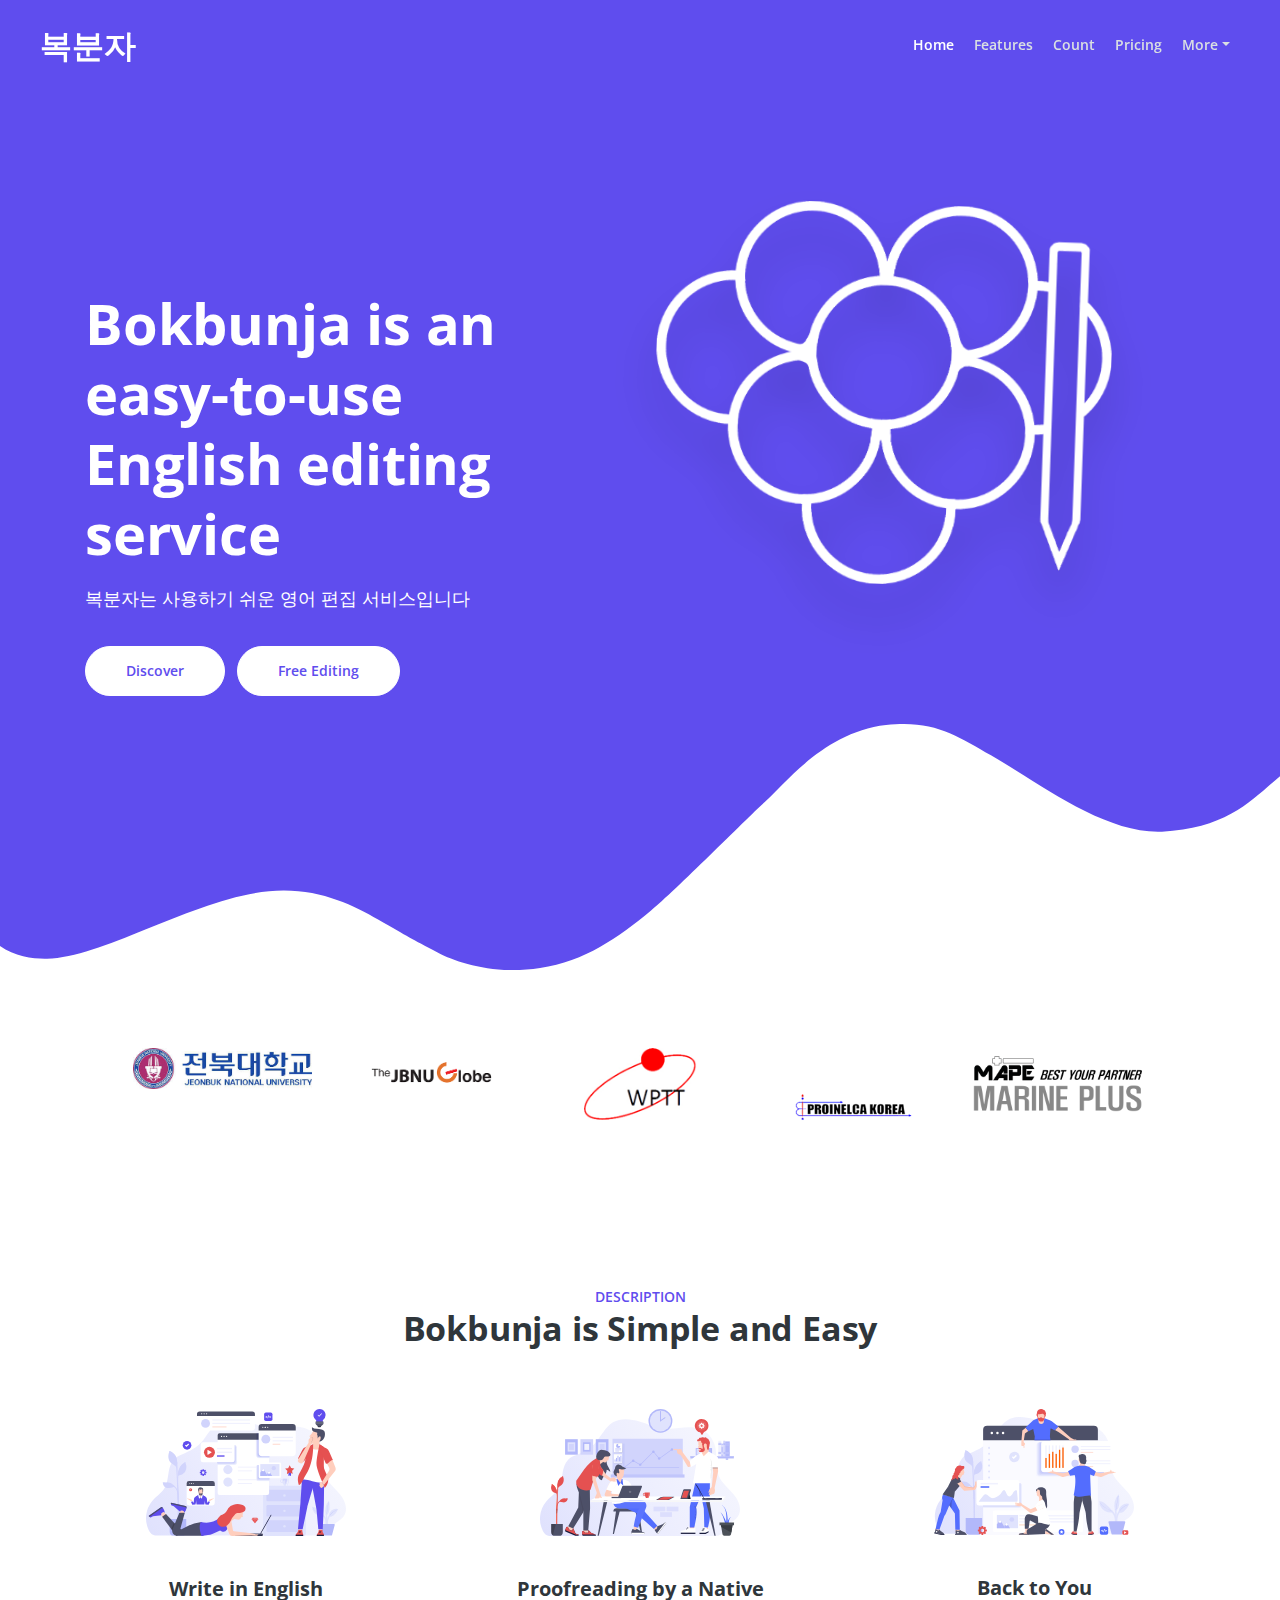
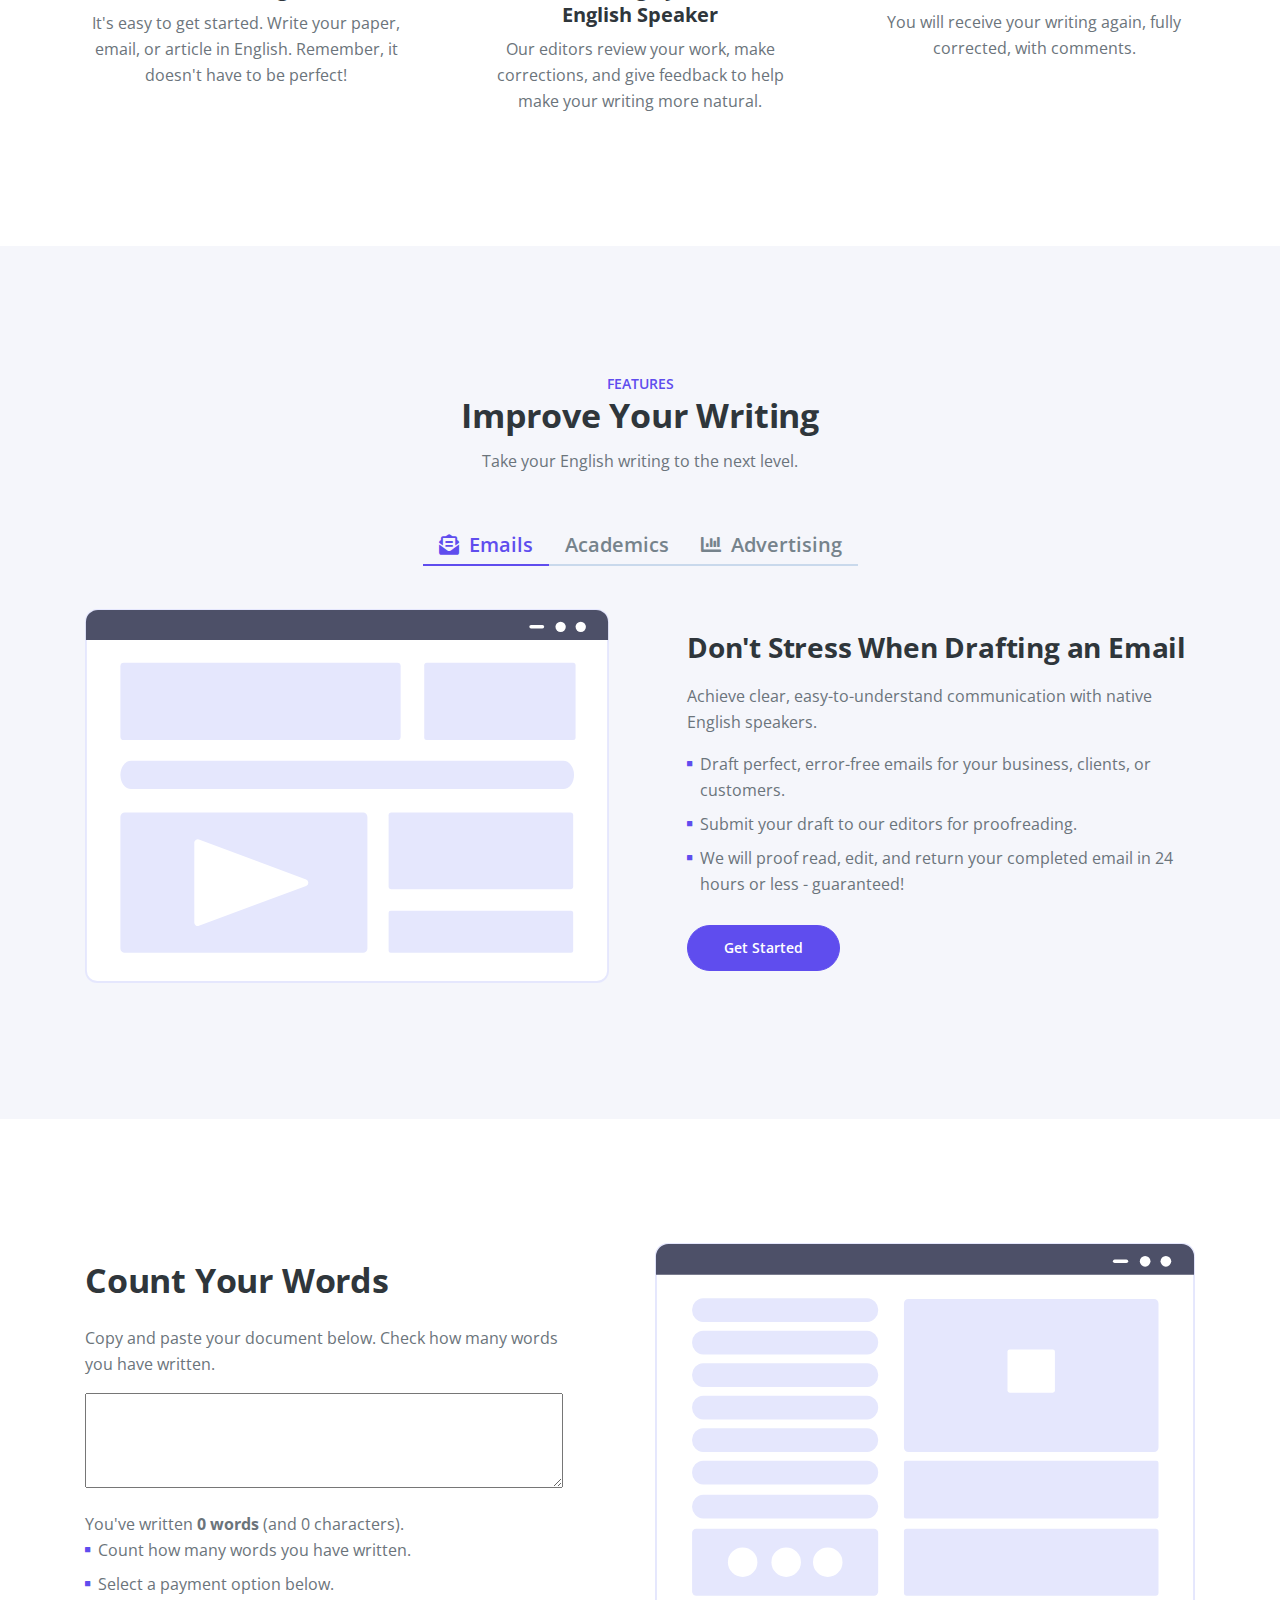
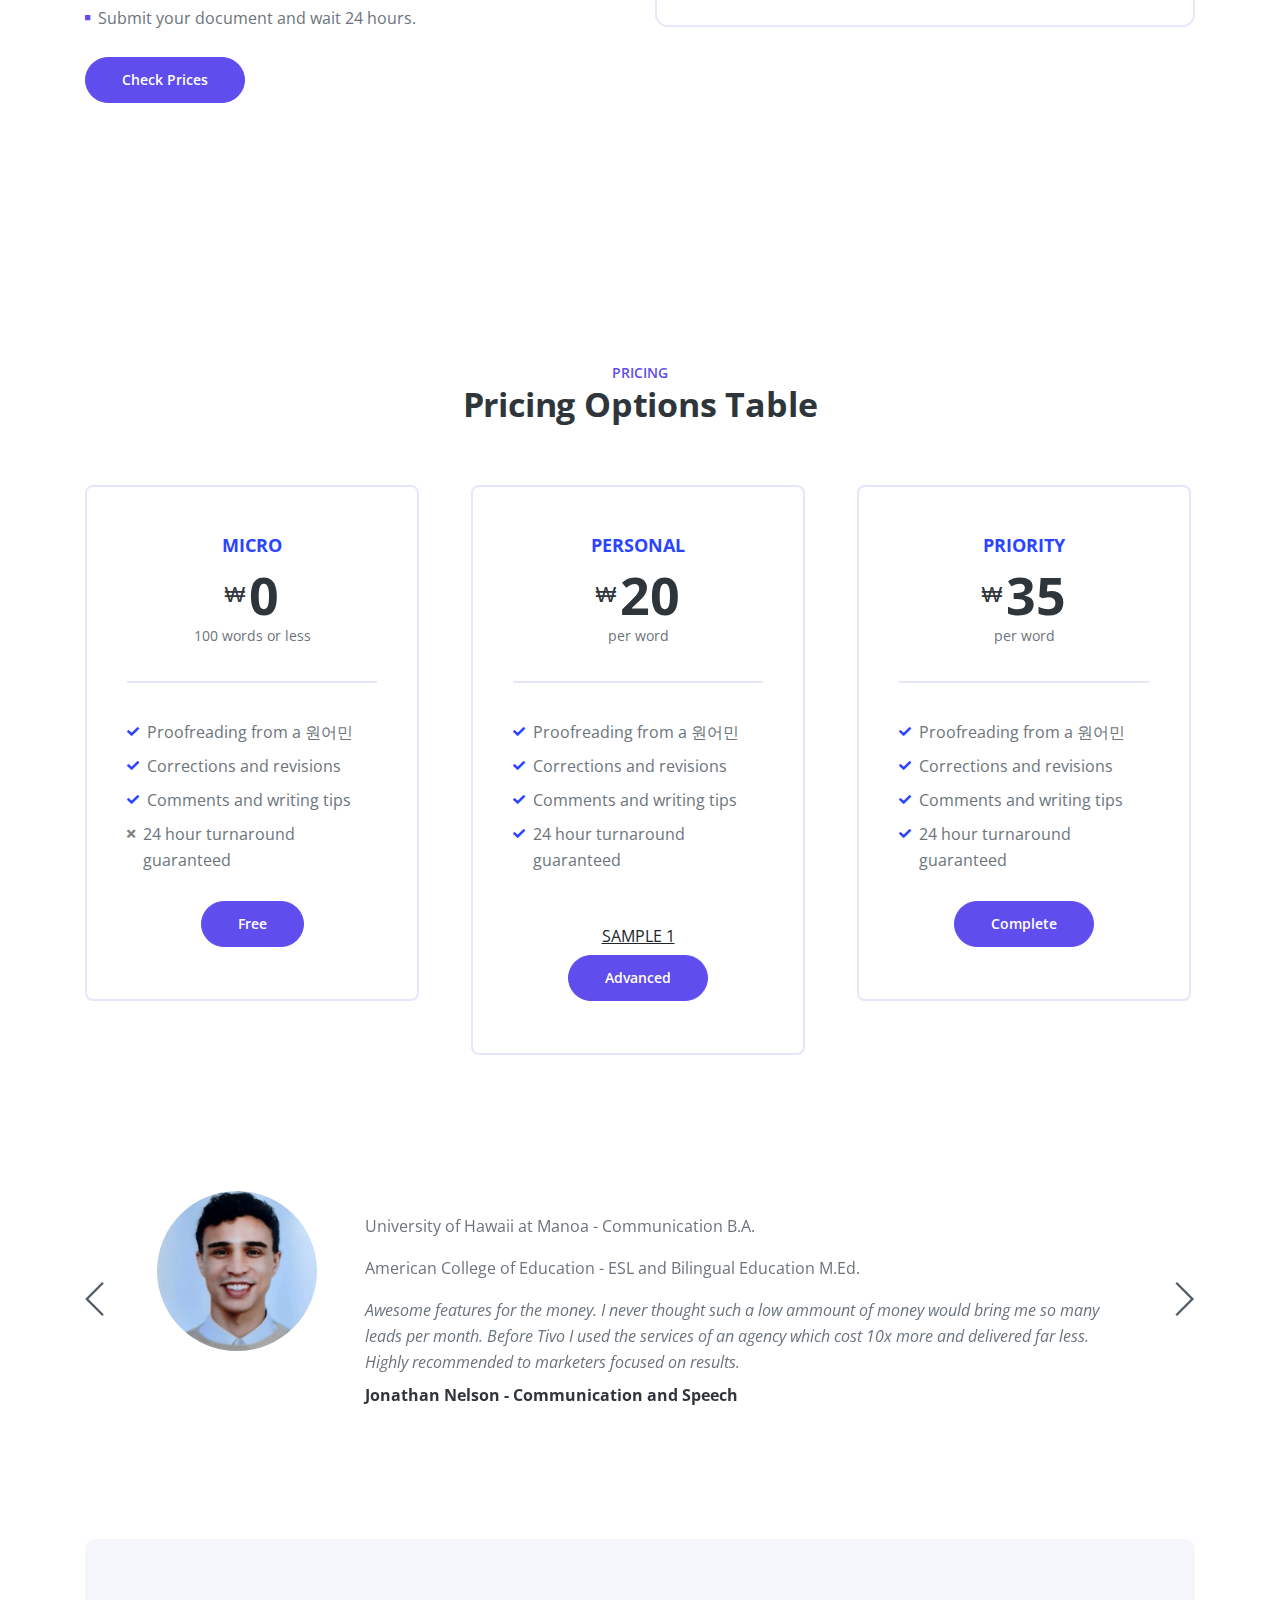
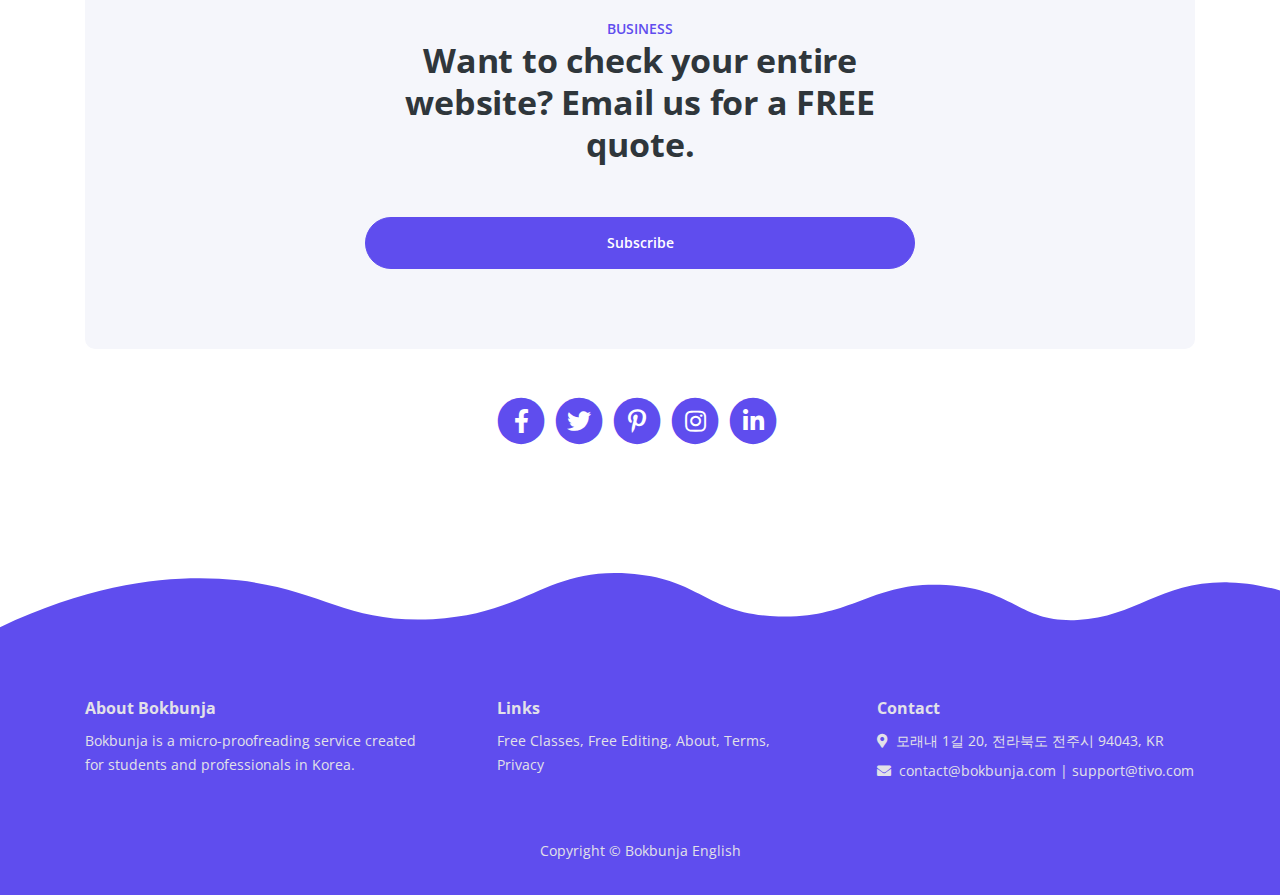
<file: bluebokbunja/index.html>
<!DOCTYPE html>
<html lang="en">
<head>
    <meta charset="utf-8">
    <meta name="viewport" content="width=device-width, initial-scale=1, shrink-to-fit=no">
    
    <!-- SEO Meta Tags -->
    <meta name="description" content="Tivo is a Bootstrap HTML template created for SaaS app websites which based on its modern design and engaging features will convince online visitors to become users">
    <meta name="author" content="Inovatik">

    <!-- OG Meta Tags to improve the way the post looks when you share the page on Facebook, Twitter, LinkedIn -->
	<meta property="og:site_name" content="" /> <!-- website name -->
	<meta property="og:site" content="" /> <!-- website link -->
	<meta property="og:title" content=""/> <!-- title shown in the actual shared post -->
	<meta property="og:description" content="" /> <!-- description shown in the actual shared post -->
	<meta property="og:image" content="" /> <!-- image link, make sure it's jpg -->
	<meta property="og:url" content="" /> <!-- where do you want your post to link to -->
	<meta name="twitter:card" content="summary_large_image"> <!-- to have large image post format in Twitter -->

    <!-- Webpage Title -->
    <title>Bokbunja English Editing Service</title>
    
    <!-- Styles -->
    <link href="https://fonts.googleapis.com/css2?family=Open+Sans:ital,wght@0,400;0,600;0,700;1,400&display=swap" rel="stylesheet">
    <link href="css/bootstrap.css" rel="stylesheet">
    <link href="css/fontawesome-all.css" rel="stylesheet">
    <link href="css/swiper.css" rel="stylesheet">
	<link href="css/magnific-popup.css" rel="stylesheet">
	<link href="css/styles.css" rel="stylesheet">
	
	<!-- Favicon  -->
    <link rel="icon" href="images/purplelogo.png">
</head>
<body data-spy="scroll" data-target=".fixed-top">
    
    <!-- Navigation -->
    <nav class="navbar navbar-expand-lg fixed-top navbar-dark">
        <div class="container">
            
            <!-- Text Logo - Use this if you don't have a graphic logo -->
            <!-- <a class="navbar-brand logo-text page-scroll" href="index.html">Tivo</a> -->

            <!-- Image Logo -->
            <!--<a class="navbar-brand logo-image" href="index.html"><img src="images/logo2.svg" alt="BOKBUNJA ENGLISH"></a>-->
            <a class="navbar-brand logo-text page-scroll" href="index.html">복분자</a>
            <button class="navbar-toggler p-0 border-0" type="button" data-toggle="offcanvas">
                <span class="navbar-toggler-icon"></span>
            </button>

            <div class="navbar-collapse offcanvas-collapse" id="navbarsExampleDefault">
                <ul class="navbar-nav ml-auto">
                    <li class="nav-item">
                        <a class="nav-link page-scroll" href="#header">Home <span class="sr-only">(current)</span></a>
                    </li>
                    <li class="nav-item">
                        <a class="nav-link page-scroll" href="#features">Features</a>
                    </li>
                    <li class="nav-item">
                        <a class="nav-link page-scroll" href="#details">Count</a>
                    </li>
                    <li class="nav-item">
                        <a class="nav-link page-scroll" href="#pricing">Pricing</a>
                    </li>
                    <li class="nav-item dropdown">
                        <a class="nav-link dropdown-toggle" href="#" id="dropdown01" data-toggle="dropdown" aria-haspopup="true" aria-expanded="false">More</a>
                        <div class="dropdown-menu" aria-labelledby="dropdown01">
                            <!-- <a class="dropdown-item page-scroll" href="sign-up.html">Sign Up</a>
                            <div class="dropdown-divider"></div>
                            <a class="dropdown-item page-scroll" href="log-in.html">Log In</a>
                            <div class="dropdown-divider"></div>
                            <a class="dropdown-item page-scroll" href="article.html">Article Details</a>
                            <div class="dropdown-divider"></div> -->
                            <a class="dropdown-item page-scroll" href="terms.html">Terms Conditions</a>
                            <div class="dropdown-divider"></div>
                            <a class="dropdown-item page-scroll" href="privacy.html">Privacy Policy</a>
                        </div>
                    </li>
                </ul>
                <span class="nav-item">
                   <!-- <a class="btn-outline-sm page-scroll" href="class-new.html">Free Classes</a> -->
                </span>
            </div> <!-- end of navbar-collapse -->
        </div> <!-- end of container -->
    </nav> <!-- end of navbar -->
    <!-- end of navigation -->


    <!-- Header -->
    <header id="header" class="header">
        <div class="container">
            <div class="row">
                <div class="col-lg-6">
                    <div class="text-container">
                        <h1 class="h1-large">Bokbunja is an easy-to-use English editing service</h1>
                        <p class="p-large">복분자는 사용하기 쉬운 영어 편집 서비스입니다</p>
                        <a class="btn-solid-lg page-scroll" href="#description">Discover</a>
                        <a class="btn-solid-lg page-scroll" href="#pricing">Free Editing</a>
                        <!-- <a class="btn-outline-lg" href="sign-up.html">Sign Up</a> -->
                    </div> <!-- end of text-container -->
                </div> <!-- end of div -->
                <div class="col-lg-6">
                    <div class="image-container">
                        <img class="img-fluid2" src="images/whitelogo_pen.png" alt="alternative">
                    </div> <!-- end of image-container -->
                </div> <!-- end of col -->
            </div> <!-- end of row -->
        </div> <!-- end of container -->
        <svg class="header-decoration" data-name="Layer 3" xmlns="http://www.w3.org/2000/svg" preserveAspectRatio="none" viewBox="0 0 1920 305.139"><defs><style>.cls-1{fill:#ffffff;}</style></defs><title>header-decoration</title><path class="cls-1" d="M1486.486,36.773C1434.531,13.658,1401.068-5.1,1329.052,1.251c-92.939,8.2-152.759,70.189-180.71,89.478-23.154,15.979-134.286,104.091-171.753,128.16-50.559,32.48-98.365,59.228-166.492,67.5-67.648,8.21-124.574-6.25-152.992-18-42.218-17.454-42.218-17.454-90-39-35.411-15.967-81.61-34.073-141.58-34.054-116.6.037-262.78,77.981-354.895,80.062C53.1,275.793,22.75,273.566,0,260.566v44.573H1920V61.316c-36.724,23.238-76.008,61.68-177,65C1655.415,129.2,1556.216,67.8,1486.486,36.773Z" transform="translate(0 0)"/></svg>
    </header> <!-- end of header -->
    <!-- end of header -->


    <!-- Customers -->
    <div class="slider-1">
        <div class="container">
            <div class="row">
                <div class="col-lg-12">
                    
                    <!-- Image Slider -->
                    <div class="slider-container">
                        <div class="swiper-container image-slider">
                            <div class="swiper-wrapper">
                                <div class="swiper-slide">
                                    <img class="img-fluid" src="images/jbnu.jpeg" alt="Jeonbuk National University">
                                </div>
                                <div class="swiper-slide">
                                    <img class="img-fluid" src="images/jbnuglobe.png" alt="JBNU Globe">
                                </div>
                                <div class="swiper-slide">
                                    <img class="img-fluid" src="images/wptt.png" alt="WPTT">
                                </div>
                                <div class="swiper-slide">
                                    <img class="img-fluid" src="images/proinelca.png" alt="Proinelca">
                                </div>
                                <div class="swiper-slide">
                                    <img class="img-fluid" src="images/marineplus.gif" alt="Marine Plus">
                                </div>
                                <!--<div class="swiper-slide">
                                    <img class="img-fluid" src="images/customer-logo-6.png" alt="alternative">-->
                                </div>
                            </div> <!-- end of swiper-wrapper -->
                        </div> <!-- end of swiper container -->
                    </div> <!-- end of slider-container -->
                    <!-- end of image slider -->

                </div> <!-- end of col -->
            </div> <!-- end of row -->
        </div> <!-- end of container -->
    </div> <!-- end of slider-1 -->
    <!-- end of customers -->


    <!-- Description -->
    <div id="description" class="cards-1">
        <div class="container">
            <div class="row">
                <div class="col-lg-12">
                    <div class="section-title">DESCRIPTION</div>
                    <h2 class="h2-heading">Bokbunja is Simple and Easy</h2>
                </div> <!-- end of col -->
            </div> <!-- end of row -->
            <div class="row">
                <div class="col-lg-12">
                    
                    <!-- Card -->
                    <div class="card">
                        <div class="card-image">
                            <img class="img-fluid" src="images/description-icon-1.svg" alt="alternative">
                        </div>
                        <div class="card-body">
                            <h5 class="card-title">Write in English</h5>
                            <p>It's easy to get started. Write your paper, email, or article in English. Remember, it doesn't have to be perfect!</p>
                        </div>
                    </div>
                    <!-- end of card -->

                    <!-- Card -->
                    <div class="card">
                        <div class="card-image">
                            <img class="img-fluid" src="images/description-icon-2.svg" alt="alternative">
                        </div>
                        <div class="card-body">
                            <h5 class="card-title">Proofreading by a Native English Speaker</h5>
                            <p>Our editors review your work, make corrections, and give feedback to help make your writing more natural.</p>
                        </div>
                    </div>
                    <!-- end of card -->

                    <!-- Card -->
                    <div class="card">
                        <div class="card-image">
                            <img class="img-fluid" src="images/description-icon-3.svg" alt="alternative">
                        </div>
                        <div class="card-body">
                            <h5 class="card-title">Back to You</h5>
                            <p>You will receive your writing again, fully corrected, with comments.</p>
                        </div>
                    </div>
                    <!-- end of card -->

                </div> <!-- end of col -->
            </div> <!-- end of row -->
        </div> <!-- end of container -->
    </div> <!-- end of cards-1 -->
    <!-- end of description -->


    <!-- Features -->
    <div id="features" class="tabs bg-gray">
        <div class="container">
            <div class="row">
                <div class="col-lg-12">
                    <div class="section-title">FEATURES</div>
                    <h2 class="h2-heading">Improve Your Writing</h2>
                    <p class="p-heading">Take your English writing to the next level.</p>
                </div> <!-- end of col -->
            </div> <!-- end of row -->
            <div class="row">

                <!-- Tabs Links -->
                <ul class="nav nav-tabs" id="templateTabs" role="tablist">
                    <li class="nav-item">
                        <a class="nav-link active" id="nav-tab-1" data-toggle="tab" href="#tab-1" role="tab" aria-controls="tab-1" aria-selected="true"><i class="fas fa-envelope-open-text"></i>Emails</a>
                    </li>
                    <li class="nav-item">
                        <a class="nav-link" id="nav-tab-2" data-toggle="tab" href="#tab-2" role="tab" aria-controls="tab-2" aria-selected="false"><i class="fas-fa-list"></i>Academics</a>
                    </li>
                    <li class="nav-item">
                        <a class="nav-link" id="nav-tab-3" data-toggle="tab" href="#tab-3" role="tab" aria-controls="tab-3" aria-selected="false"><i class="fas fa-chart-bar"></i>Advertising</a>
                    </li>
                </ul>
                <!-- end of tabs links -->


                <!-- Tabs Content-->
                <div class="tab-content" id="templateTabsContent">
                    
                    <!-- Tab -->
                    <div class="tab-pane fade show active" id="tab-1" role="tabpanel" aria-labelledby="tab-1">
                        <div class="container">
                            <div class="row">
                                <div class="col-lg-6">
                                    <div class="image-container">
                                        <img class="img-fluid" src="images/feature-app-1.svg" alt="alternative">
                                    </div> <!-- end of image-container -->
                                </div> <!-- end of col -->
                                <div class="col-lg-6">
                                    <div class="text-container">
                                        <h3>Don't Stress When Drafting an Email</h3>
                                        <p>Achieve clear, easy-to-understand communication with native English speakers.</p>
                                        <ul class="list-unstyled li-space-lg">
                                            <li class="media">
                                                <i class="fas fa-square"></i>
                                                <div class="media-body">Draft perfect, error-free emails for your business, clients, or customers.</div>
                                            </li>
                                            <li class="media">
                                                <i class="fas fa-square"></i>
                                                <div class="media-body">Submit your draft to our editors for proofreading.</div>
                                            </li>
                                            <li class="media">
                                                <i class="fas fa-square"></i>
                                                <div class="media-body">We will proof read, edit, and return your completed email in 24 hours or less - guaranteed!</div>
                                            </li>
                                        </ul>
                                        <a class="btn-solid-lg2 page-scroll" href="#details">Get Started</a>
                                    </div> <!-- end of text-container -->
                                </div> <!-- end of col -->
                            </div> <!-- end of row -->
                        </div> <!-- end of container -->
                    </div> <!-- end of tab-pane -->
                    <!-- end of tab -->

                    <!-- Tab -->
                    <div class="tab-pane fade" id="tab-2" role="tabpanel" aria-labelledby="tab-2">
                        <div class="container">
                            <div class="row">
                                <div class="col-lg-6">
                                    <div class="image-container">
                                        <img class="img-fluid" src="images/feature-app-2.svg" alt="alternative">
                                    </div> <!-- end of image-container -->
                                </div> <!-- end of col -->
                                <div class="col-lg-6">
                                    <div class="text-container">
                                        <h3>Write the Perfect Paper</h3>
                                        <p>Native English professors review and correct your academic writing.</p>
                                        <ul class="list-unstyled li-space-lg">
                                            <li class="media">
                                                <i class="fas fa-square"></i>
                                                <div class="media-body">Our team is made up of native English professors from top universities in Korea with at least a master's degree.</div>
                                            </li>
                                            <li class="media">
                                                <i class="fas fa-square"></i>
                                                <div class="media-body">We ensure that your grammar, vocabulary, and accuracy all meet rigrous academic standards.</div>
                                            </li>
                                            <li class="media">
                                                <i class="fas fa-square"></i>
                                                <div class="media-body">Receive customized constructive feedback to improve your writing for future assignments.</div>
                                            </li>
                                        </ul>
                                        <a class="btn-solid-lg2 page-scroll" href="#details">Get started</a>
                                    </div> <!-- end of text-container -->
                                </div> <!-- end of col -->
                            </div> <!-- end of row -->
                        </div> <!-- end of container -->
                    </div> <!-- end of tab-pane -->
                    <!-- end of tab -->

                    <!-- Tab -->
                    <div class="tab-pane fade" id="tab-3" role="tabpanel" aria-labelledby="tab-3">
                        <div class="container">
                            <div class="row">
                                <div class="col-lg-6">
                                    <div class="image-container">
                                        <img class="img-fluid" src="images/feature-app-3.svg" alt="alternative">
                                    </div> <!-- end of image-container -->
                                </div> <!-- end of col -->
                                <div class="col-lg-6">
                                    <div class="text-container">
                                        <h3>Reach New Customers</h3>
                                        <p>Make an impact with our team of copywriters and marketing experts.</p>
                                        <ul class="list-unstyled li-space-lg">
                                            <li class="media">
                                                <i class="fas fa-square"></i>
                                                <div class="media-body">Establish credibility.</div>
                                            </li>
                                            <li class="media">
                                                <i class="fas fa-square"></i>
                                                <div class="media-body">Access international markets.</div>
                                            </li>
                                            <li class="media">
                                                <i class="fas fa-square"></i>
                                                <div class="media-body">Broaden your customer base.</div>
                                            </li>
                                        </ul>
                                        <a class="btn-solid-lg2 page-scroll" href="#adcheck">Get started</a>
                                    </div> <!-- end of text-container -->
                                </div> <!-- end of col -->
                            </div> <!-- end of row -->
                        </div> <!-- end of container -->
                    </div><!-- end of tab-pane -->
                    <!-- end of tab -->

                </div> <!-- end of tab-content -->
                <!-- end of tabs content -->

            </div> <!-- end of row --> 
        </div> <!-- end of container --> 
    </div> <!-- end of tabs -->
    <!-- end of features -->


    <!-- Details -->
    <div id="details" class="basic-1">
        <div class="container">
            <div class="row">
                <div class="col-lg-6">
                    <div class="text-container">
                        
                        <h2>Count Your Words</h2>
                        <p>Copy and paste your document below. Check how many words you have written.<p>
                            <textarea id="text" class="text" rows="5" cols="50" style="margin-top: 0px; margin-bottom: 0px; height: 95px;"></textarea>
                            <div id="stat" p class="p-heading">You've written <strong>0 words</strong> (and 0 characters).</div>
                                <script src="js/word-counter.js"></script>
                                    <script src="js/app.js"></script>
                            <ul class="list-unstyled li-space-lg">
                            <li class="media">
                                <i class="fas fa-square"></i>
                                <div class="media-body">Count how many words you have written.</div>
                            </li>
                            <li class="media">
                                <i class="fas fa-square"></i>
                                <div class="media-body">Select a payment option below.</div>
                            </li>
                            <li class="media">
                                <i class="fas fa-square"></i>
                                <div class="media-body">Submit your document and wait 24 hours.</div>
                            </li>
                        </ul>
                        <a class="btn-solid-lg2 page-scroll" href="#pricing">Check Prices</a>

                        <!-- <a class="btn-solid-reg popup-with-move-anim" href="#details-lightbox">Lightbox</a> -->
                        
                    </div> <!-- end of text-container -->
                </div> <!-- end of col-->
                <div class="col-lg-6">
                    <div class="image-container">
                        


                        
                        <img class="img-fluid" src="images/details.svg" alt="alternative">
                    </div> <!-- end of image-container -->
                </div> <!-- end of col -->
            </div> <!-- end of row -->
        </div> <!-- end of container -->
    </div> <!-- end of basic-1 -->
    <!-- end of details -->


    <!-- Details Lightbox -->
    <!-- Lightbox -->
	<div id="details-lightbox" class="lightbox-basic zoom-anim-dialog mfp-hide">
        <div class="row">
            <button title="Close (Esc)" type="button" class="mfp-close x-button">×</button>
			<div class="col-lg-8">
                <div class="image-container">
                    <img class="img-fluid" src="images/details-lightbox.jpg" alt="alternative">
                </div> <!-- end of image-container -->
			</div> <!-- end of col -->
			<div class="col-lg-4">
                <h3>Goals Setting</h3>
				<hr>
                <p>The app can easily help you track your personal development evolution if you take the time to set it up.</p>
                <h4>User Feedback</h4>
                <p>This is a great app which can help you save time and make your live easier. And it will help improve your productivity.</p>
                <ul class="list-unstyled li-space-lg">
                    <li class="media">
                        <i class="fas fa-check"></i><div class="media-body">Splash screen panel</div>
                    </li>
                    <li class="media">
                        <i class="fas fa-check"></i><div class="media-body">Statistics graph report</div>
                    </li>
                    <li class="media">
                        <i class="fas fa-check"></i><div class="media-body">Events calendar layout</div>
                    </li>
                    <li class="media">
                        <i class="fas fa-check"></i><div class="media-body">Location details screen</div>
                    </li>
                    <li class="media">
                        <i class="fas fa-check"></i><div class="media-body">Onboarding steps interface</div>
                    </li>
                </ul>
                <a class="btn-solid-reg mfp-close page-scroll" href="#pricing">Pricing</a> <button class="btn-outline-reg mfp-close as-button" type="button">Back</button>
			</div> <!-- end of col -->
		</div> <!-- end of row -->
    </div> <!-- end of lightbox-basic -->
    <!-- end of lightbox -->
    <!-- end of details lightbox -->
    

    
    <!-- Pricing -->
    <div id="pricing" class="cards-2">
        <div class="container">
            <div class="row">
                <div class="col-lg-12">
                    <div class="section-title">PRICING</div>
                    <h2 class="h2-heading">Pricing Options Table</h2>
                </div> <!-- end of col -->
                <div class="col-lg-12">

                    <!-- Card-->
                    <div class="card">
                        <div class="card-body">
                            <div class="card-title">MICRO</div>
                            <div class="price"><span class="currency">₩</span><span class="value">0</span></div>
                            <div class="frequency">100 words or less</div>
                            <hr class="cell-divide-hr">
                            <ul class="list-unstyled li-space-lg">
                                <li class="media">
                                    <i class="fas fa-check"></i><div class="media-body">Proofreading from a 원어민</div>
                                </li>
                                <li class="media">
                                    <i class="fas fa-check"></i><div class="media-body">Corrections and revisions</div>
                                </li>
                                <li class="media">
                                    <i class="fas fa-check"></i><div class="media-body">Comments and writing tips</div>
                                </li>
                                <li class="media">
                                    <i class="fas fa-times"></i><div class="media-body">24 hour turnaround guaranteed</div>
                                </li>
                            </ul>
                            <div class="button-wrapper">
                                

                                <a class="btn-solid-reg" a href="javascript:void( window.open( 'https://form.jotform.com/210598207202449', 'blank', 'scrollbars=yes, toolbar=no, width=700, height=500' ) ) ">Free</a>
                            </div>
                        </div>
                    </div> <!-- end of card -->
                    <!-- end of card -->

                    <!-- Card-->
                    <div class="card">
                        <div class="card-body">
                            <div class="card-title">PERSONAL</div>
                            <div class="price"><span class="currency">₩</span><span class="value">20</span></div>
                            <div class="frequency">per word</div>
                            <hr class="cell-divide-hr">
                            <ul class="list-unstyled li-space-lg">
                                <li class="media">
                                    <i class="fas fa-check"></i><div class="media-body">Proofreading from a 원어민</div>
                                </li>
                                <li class="media">
                                    <i class="fas fa-check"></i><div class="media-body">Corrections and revisions</div>
                                </li>
                                <li class="media">
                                    <i class="fas fa-check"></i><div class="media-body">Comments and writing tips</div>
                                </li>
                                <li class="media">
                                    <i class="fas fa-check"></i><div class="media-body">24 hour turnaround guaranteed</div>
                                </li>
                            </ul>
                            <script src ="https://form.jotform.com/static/feedback2.js" type="text/javascript"></script><script type="text/javascript"> var JFL_211031224484443 = new JotformFeedback({ formId: '211031224484443', base: 'https://form.jotform.com/', windowTitle: 'SAMPLE 1', background: '#5f4dee', fontColor: '#FFFFFF', type: '1', height: 700, width: 500, openOnLoad: false }); </script> <a class="btn lightbox-211031224484443" style="margin-top: 16px"> SAMPLE 1 </a>
                            <div class="button-wrapper">
                                <a class="btn-solid-reg"  a href="javascript:void( window.open( 'https://form.jotform.com/210608376924459', 'blank', 'scrollbars=yes, toolbar=no, width=700, height=500' ) ) ">Advanced</a>
                            </div>
                        </div>
                    </div> <!-- end of card -->
                    <!-- end of card -->

                    <!-- Card-->
                    <div class="card">
                        <div class="card-body">
                            <div class="card-title">PRIORITY</div>
                            <div class="price"><span class="currency">₩</span><span class="value">35</span></div>
                            <div class="frequency">per word</div>
                            <hr class="cell-divide-hr">
                            <ul class="list-unstyled li-space-lg">
                                <li class="media">
                                    <i class="fas fa-check"></i><div class="media-body">Proofreading from a 원어민</div>
                                </li>
                                <li class="media">
                                    <i class="fas fa-check"></i><div class="media-body">Corrections and revisions</div>
                                </li>
                                <li class="media">
                                    <i class="fas fa-check"></i><div class="media-body">Comments and writing tips</div>
                                </li>
                                <li class="media">
                                    <i class="fas fa-check"></i><div class="media-body">24 hour turnaround guaranteed</div>
                                </li>
                            </ul>
                            <div class="button-wrapper">
                                <a class="btn-solid-reg"  a href="javascript:void( window.open( 'https://form.jotform.com/210608569530456', 'blank', 'scrollbars=yes, toolbar=no, width=700, height=500' ) ) ">Complete</a>
                            </div>
                        </div>
                    </div> <!-- end of card -->
                    <!-- end of card -->

                </div> <!-- end of col -->
            </div> <!-- end of row -->
        </div> <!-- end of container -->
    </div> <!-- end of cards-2 -->
    <!-- end of pricing -->
    

    <!-- Testimonials -->
    <div class="slider-2">
        <div class="container">
            <div class="row">
                <div class="col-lg-12">      
                    
                    <!-- Text Slider -->
                    <div class="slider-container">
                        <div class="swiper-container text-slider">
                            <div class="swiper-wrapper">
                                
                            
                                <!-- Slide -->
                                <div class="swiper-slide">
                                    <div class="image-wrapper">
                                        <img class="img-fluid" src="images/jonnelson.jpeg" alt="alternative">
                                    </div> <!-- end of image-wrapper -->
                                    <div class="text-wrapper">
                                        <p>University of Hawaii at Manoa - Communication B.A.</p>
                                        <p>American College of Education - ESL and Bilingual Education M.Ed.</p>
                                        <div class="testimonial-text">Awesome features for the money. I never thought such a low ammount of money would bring me so many leads per month. Before Tivo I used the services of an agency which cost 10x more and delivered far less. Highly recommended to marketers focused on results.</div>
                                        <div class="testimonial-author">Jonathan Nelson - Communication and Speech</div>
                                    </div> <!-- end of text-wrapper -->
                                </div> <!-- end of swiper-slide -->
                                <!-- end of slide -->

                                <!-- Slide -->
                                <div class="swiper-slide">
                                    <div class="image-wrapper">
                                        <img class="img-fluid" src="images/willfitz.jpg" alt="alternative">
                                    </div> <!-- end of image-wrapper -->
                                    <div class="text-wrapper">
                                        <p>University of Hawaii at Manoa - Communication B.A.</p>
                                        <p>American College of Education - ESL and Bilingual Education M.Ed.</p>
                                        <div class="testimonial-text">Tivo is the best marketing automation app for small and medium sized business. It understands the mindset of young entrepreneurs and provides the necessary data for wise marketing decisions. Just give it a try and you will definitely not regret spending your time.</div>
                                        <div class="testimonial-author">William Fitzpatrick - Writing and Proofreader</div>
                                    </div> <!-- end of text-wrapper -->
                                </div> <!-- end of swiper-slide -->
                                <!-- end of slide -->

                              

                            </div> <!-- end of swiper-wrapper -->
                            
                            <!-- Add Arrows -->
                            <div class="swiper-button-next"></div>
                            <div class="swiper-button-prev"></div>
                            <!-- end of add arrows -->

                        </div> <!-- end of swiper-container -->
                    </div> <!-- end of slider-container -->
                    <!-- end of text slider -->

                </div> <!-- end of col -->
            </div> <!-- end of row -->
        </div> <!-- end of container -->
    </div> <!-- end of slider-2 -->
    <!-- end of testimonials -->
    

    <!-- Newsletter -->
    <div class="form-1" id="adcheck">
        <div class="container">
            <div class="row">
                <div class="col-lg-12">
                    <div class="form-container bg-gray">
                        <div class="section-title">BUSINESS</div>
                        <h2 class="h2-heading">Want to check your entire website? Email us for a FREE quote.</h2>
                        <!-- Newsletter Form -->
                        <form id="newsletterForm">
                            <!-- <div class="form-group">
                                <input type="email" class="form-control-input" id="email" required>
                                <label class="label-control" for="email">Email address</label>
                            </div>
                            <div class="form-group checkbox">
                                <input type="checkbox" id="terms" value="Agreed-to-Terms" required>I agree with the template's <a href="privacy.html">Privacy Policy</a> and <a href="terms.html">Terms & Conditions</a>
                            </div>
                            <div class="form-group"> -->
                                <button type="submit" class="form-control-submit-button">Subscribe</button>
                            </div>
                        </form>
                        <!-- end of newsletter form -->

                    </div> <!-- end of form-container -->
                </div> <!-- end of col -->
            </div> <!-- end of row -->
        </div> <!-- end of container -->
    </div> <!-- end of form-1 -->
    <!-- end of newsletter -->


    <!-- Social -->
    <div class="basic-3">
        <div class="container">
            <div class="row">
                <div class="col-lg-12">
                    <div class="icon-container">
                        <span class="fa-stack">
                            <a href="#your-link">
                                <i class="fas fa-circle fa-stack-2x"></i>
                                <i class="fab fa-facebook-f fa-stack-1x"></i>
                            </a>
                        </span>
                        <span class="fa-stack">
                            <a href="#your-link">
                                <i class="fas fa-circle fa-stack-2x"></i>
                                <i class="fab fa-twitter fa-stack-1x"></i>
                            </a>
                        </span>
                        <span class="fa-stack">
                            <a href="#your-link">
                                <i class="fas fa-circle fa-stack-2x"></i>
                                <i class="fab fa-pinterest-p fa-stack-1x"></i>
                            </a>
                        </span>
                        <span class="fa-stack">
                            <a href="#your-link">
                                <i class="fas fa-circle fa-stack-2x"></i>
                                <i class="fab fa-instagram fa-stack-1x"></i>
                            </a>
                        </span>
                        <span class="fa-stack">
                            <a href="#your-link">
                                <i class="fas fa-circle fa-stack-2x"></i>
                                <i class="fab fa-linkedin-in fa-stack-1x"></i>
                            </a>
                        </span>
                    </div> <!-- end of col -->
                </div> <!-- end of col -->
            </div> <!-- end of row -->
        </div> <!-- end of container -->
    </div> <!-- end of basic-3 -->
    <!-- end of social -->


    <!-- Footer -->
    <div class="footer-decoration">
        <svg class="footer-frame" data-name="Layer 1" xmlns="http://www.w3.org/2000/svg" preserveAspectRatio="none" viewBox="0 0 1920 115.984"><defs><style>.cls-2{fill:#5f4dee;}</style></defs><title>footer-frame</title><path class="cls-2" d="M1616.28,381.705c-87.656,5.552-93.356-59.62-197.369-67.562-112.391-8.581-137.609,65.077-251.189,60.632-109.57-4.288-116.156-74.017-225.25-83.153-125.171-10.483-150,78.5-293,88.35-136.948,9.437-173.108-68.092-320.83-77.956C255.5,297.133,143,308.1,0,395.564V406.75H1920V324.537c-18-6.507-43.63-14.492-76.1-15.591C1740.655,305.452,1705.829,376.033,1616.28,381.705Z" transform="translate(0 -290.766)"/></svg>
    </div> <!-- end of footer-decoration -->
    <div class="footer">
        <div class="container">
            <div class="row">
                <div class="col-lg-4">
                    <div class="text-container">

                        <h6>About Bokbunja</h6>
                        <p class="p-small">Bokbunja is a micro-proofreading service created for students and professionals in Korea.</p>
                    </div> <!-- end of text-container -->
                </div> <!-- end of col -->
                <div class="col-lg-4">
                    <div class="text-container second">
                        <h6>Links</h6>
                        <ul class="list-unstyled li-space-lg p-small">
                            <li><a href="class-new.html">Free Classes</a>, <a href="index.html">Free Editing</a>, <a href="log-in.html">About</a>, <a href="terms.html">Terms</a>, <a href="privacy.html">Privacy</a></li>
                            <!-- <li>Menu: <a class="page-scroll" href="#header">Home</a>, <a class="page-scroll" href="#features">Features</a>, <a class="page-scroll" href="#details">Details</a>, <a class="page-scroll" href="#pricing">Pricing</a></li> -->
                        </ul>
                    </div> <!-- end of text-container -->
                </div> <!-- end of col -->
                <div class="col-lg-4">
                    <div class="text-container third">
                        <h6>Contact</h6>
                        <ul class="list-unstyled li-space-lg p-small">
                            <li><i class="fas fa-map-marker-alt"></i>모래내 1길 20, 전라북도 전주시 94043, KR</li>
                            <li><i class="fas fa-envelope"></i><a href="mailto:contact@tivo.com">contact@bokbunja.com</a> | <a href="mailto:contact@tivo.com">support@tivo.com</a></li>
                        </ul>
                    </div> <!-- end of text-container -->
                </div> <!-- end of col -->
            </div> <!-- end of row -->
        </div> <!-- end of container -->
    </div> <!-- end of footer -->  
    <!-- end of footer -->


    <!-- Copyright -->
    <div class="copyright">
        <div class="container">
            <div class="row">
                <div class="col-lg-12">
                    <p class="p-small">Copyright © <a href="https://inovatik.com">Bokbunja English</a></p>
                </div> <!-- end of col -->
            </div> <!-- enf of row -->
        </div> <!-- end of container -->
    </div> <!-- end of copyright --> 
    <!-- end of copyright -->
    
    	
    <!-- Scripts -->
    <script src="js/jquery.min.js"></script> <!-- jQuery for Bootstrap's JavaScript plugins -->
    <script src="js/bootstrap.min.js"></script> <!-- Bootstrap framework -->
    <script src="js/jquery.easing.min.js"></script> <!-- jQuery Easing for smooth scrolling between anchors -->
    <script src="js/swiper.min.js"></script> <!-- Swiper for image and text sliders -->
    <script src="js/jquery.magnific-popup.js"></script> <!-- Magnific Popup for lightboxes -->
    <script src="js/scripts.js"></script> <!-- Custom scripts -->
</body>
</html>
</file>
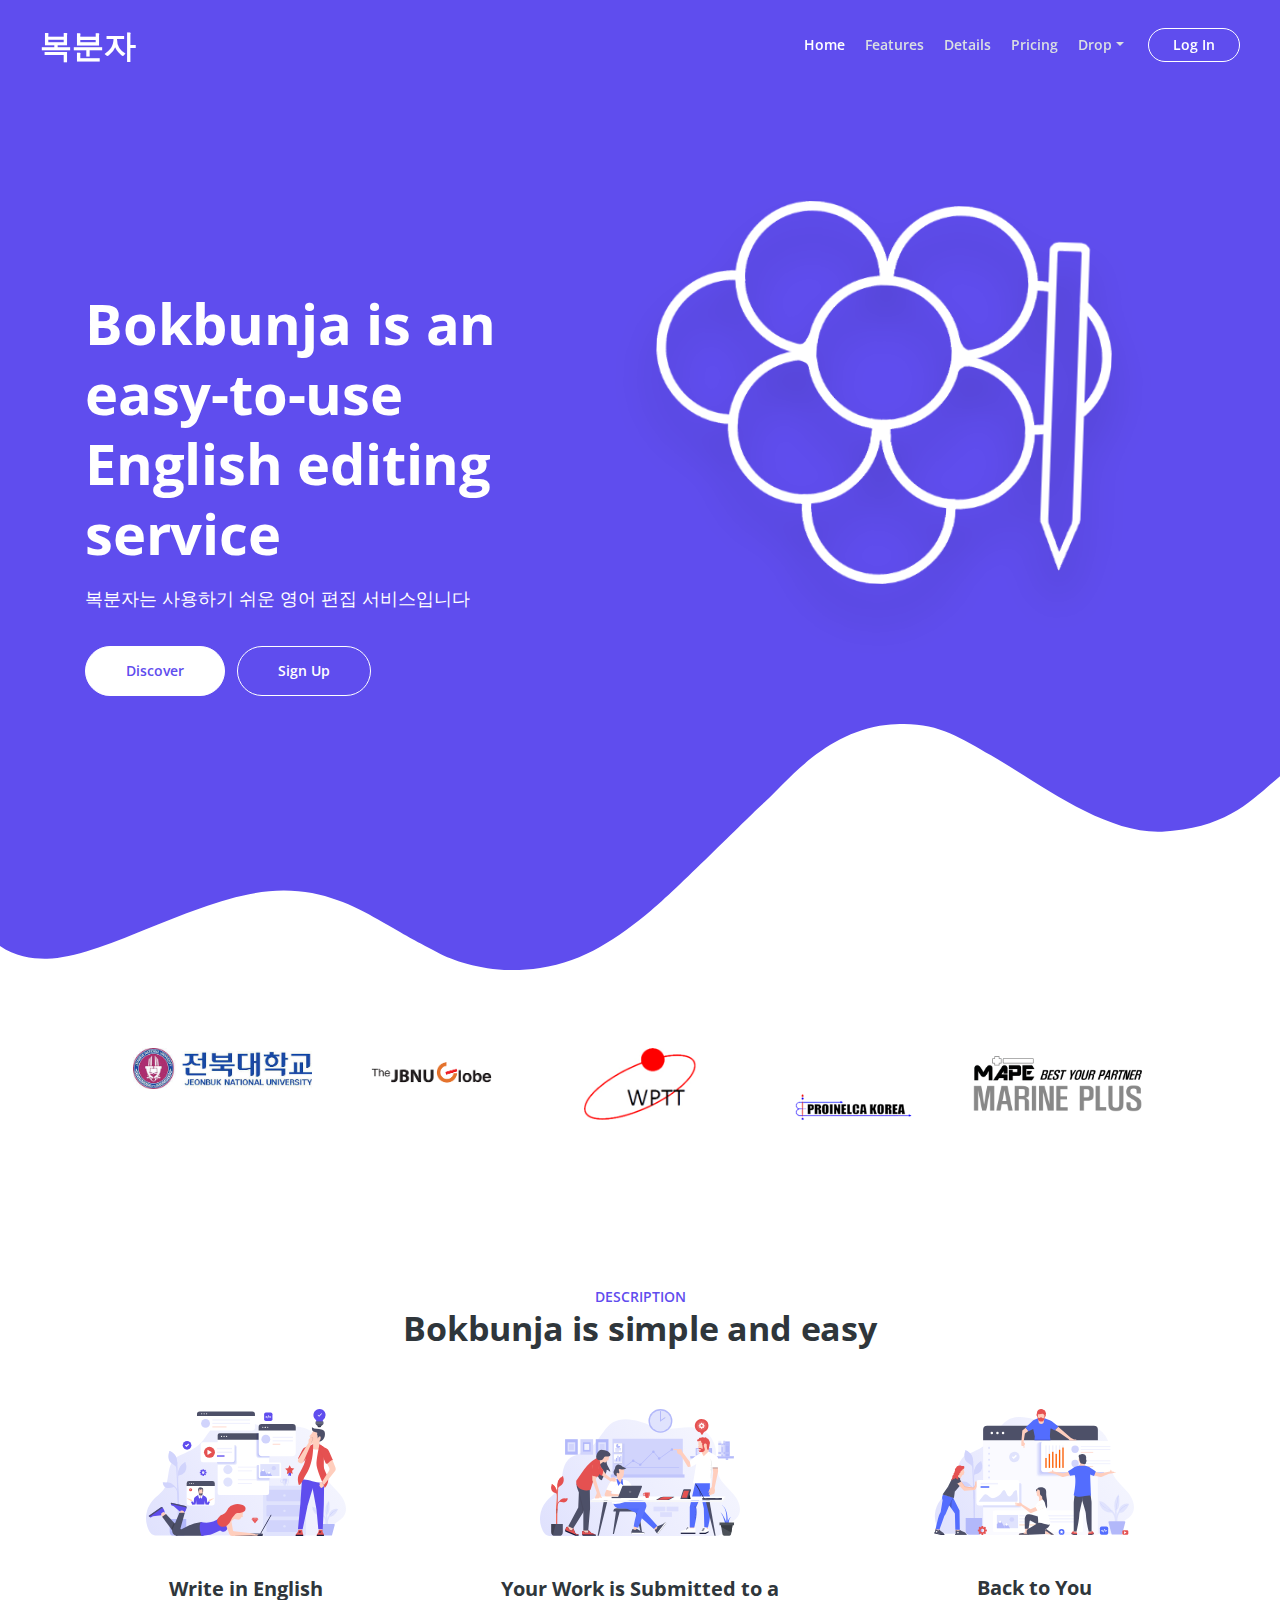
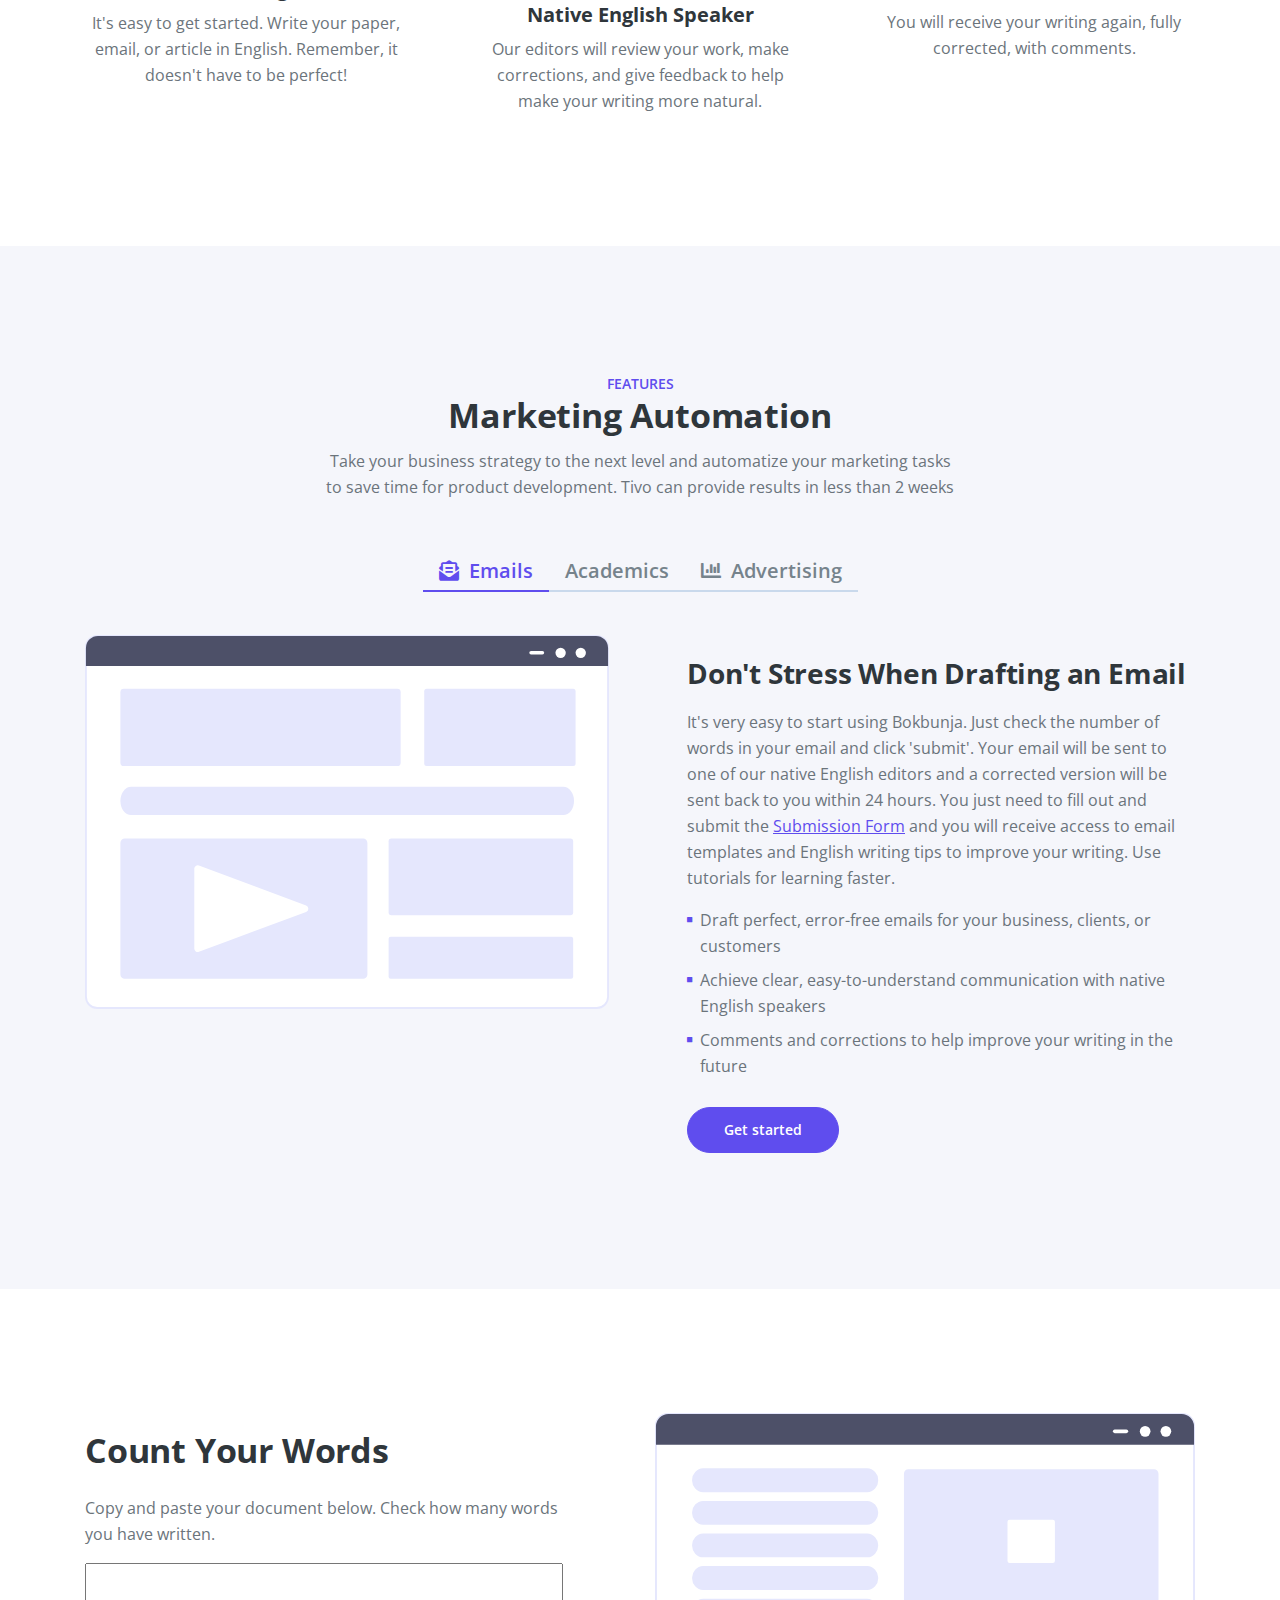
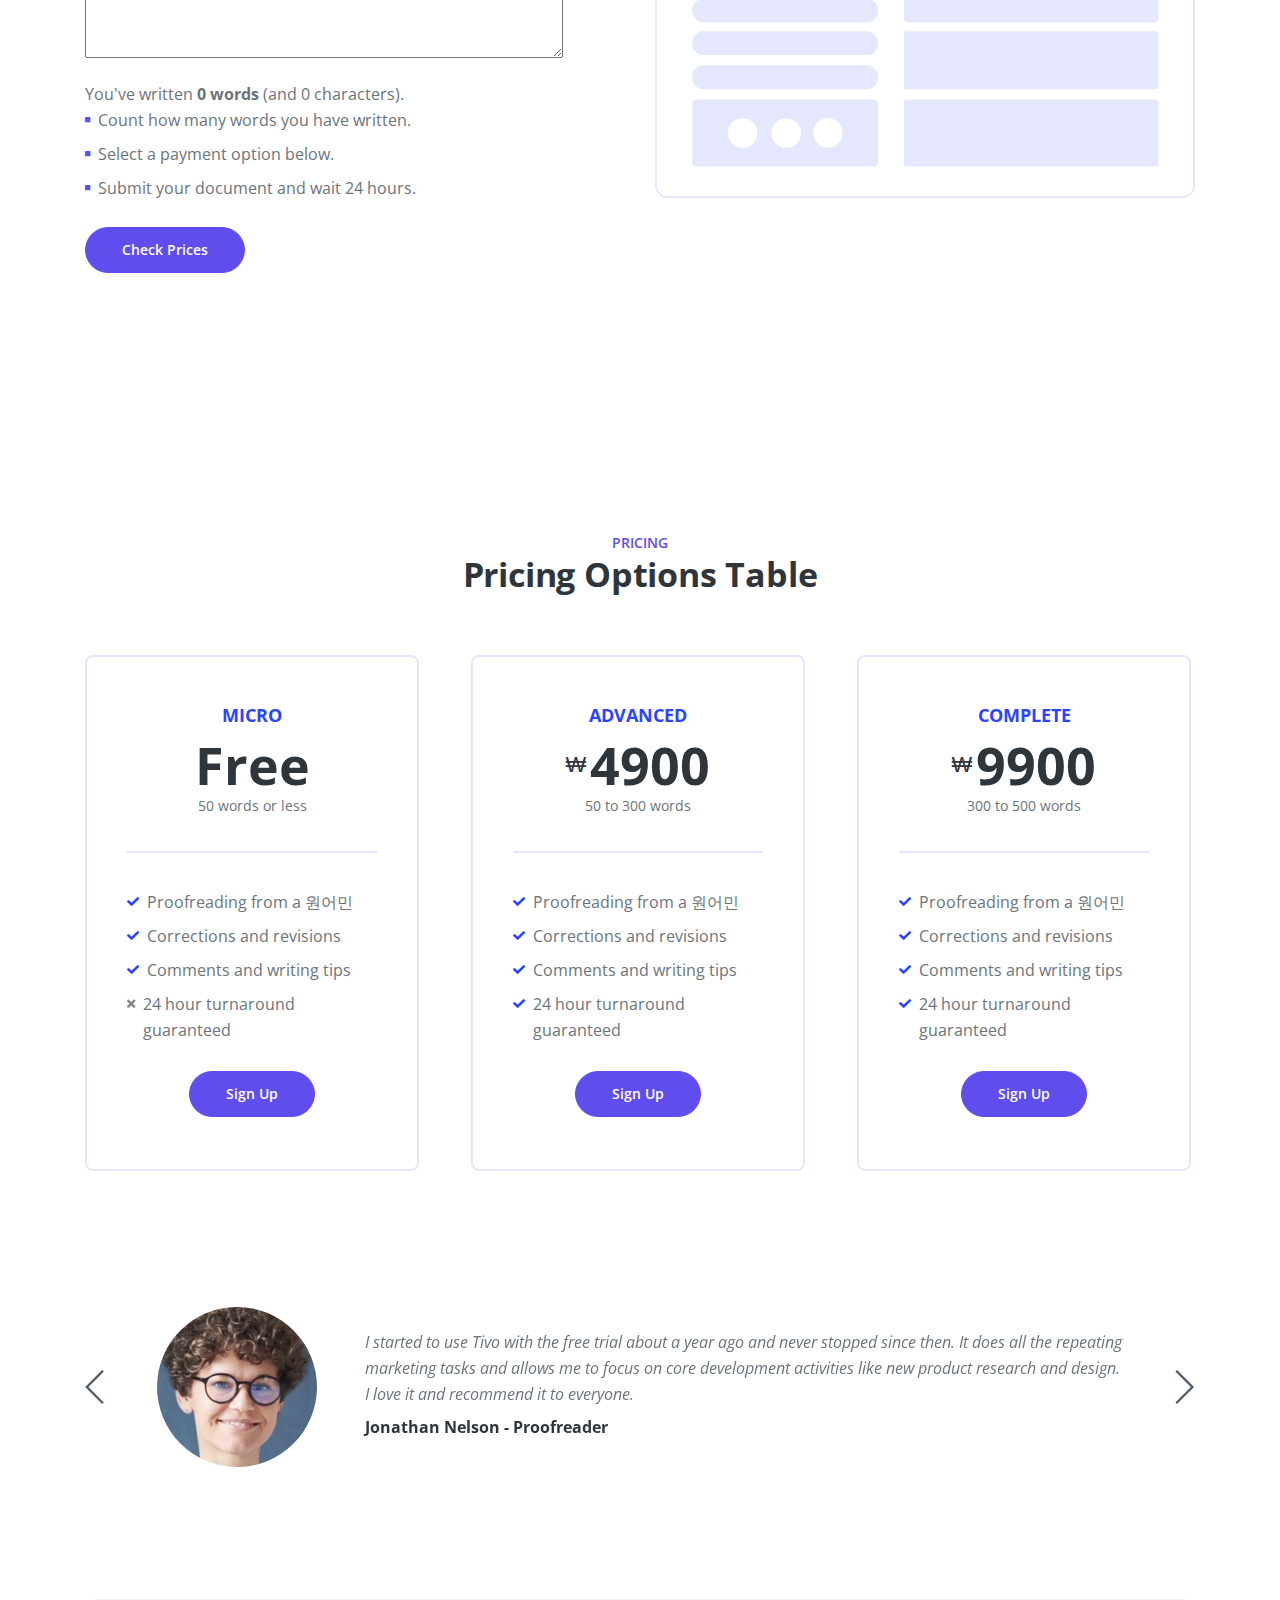
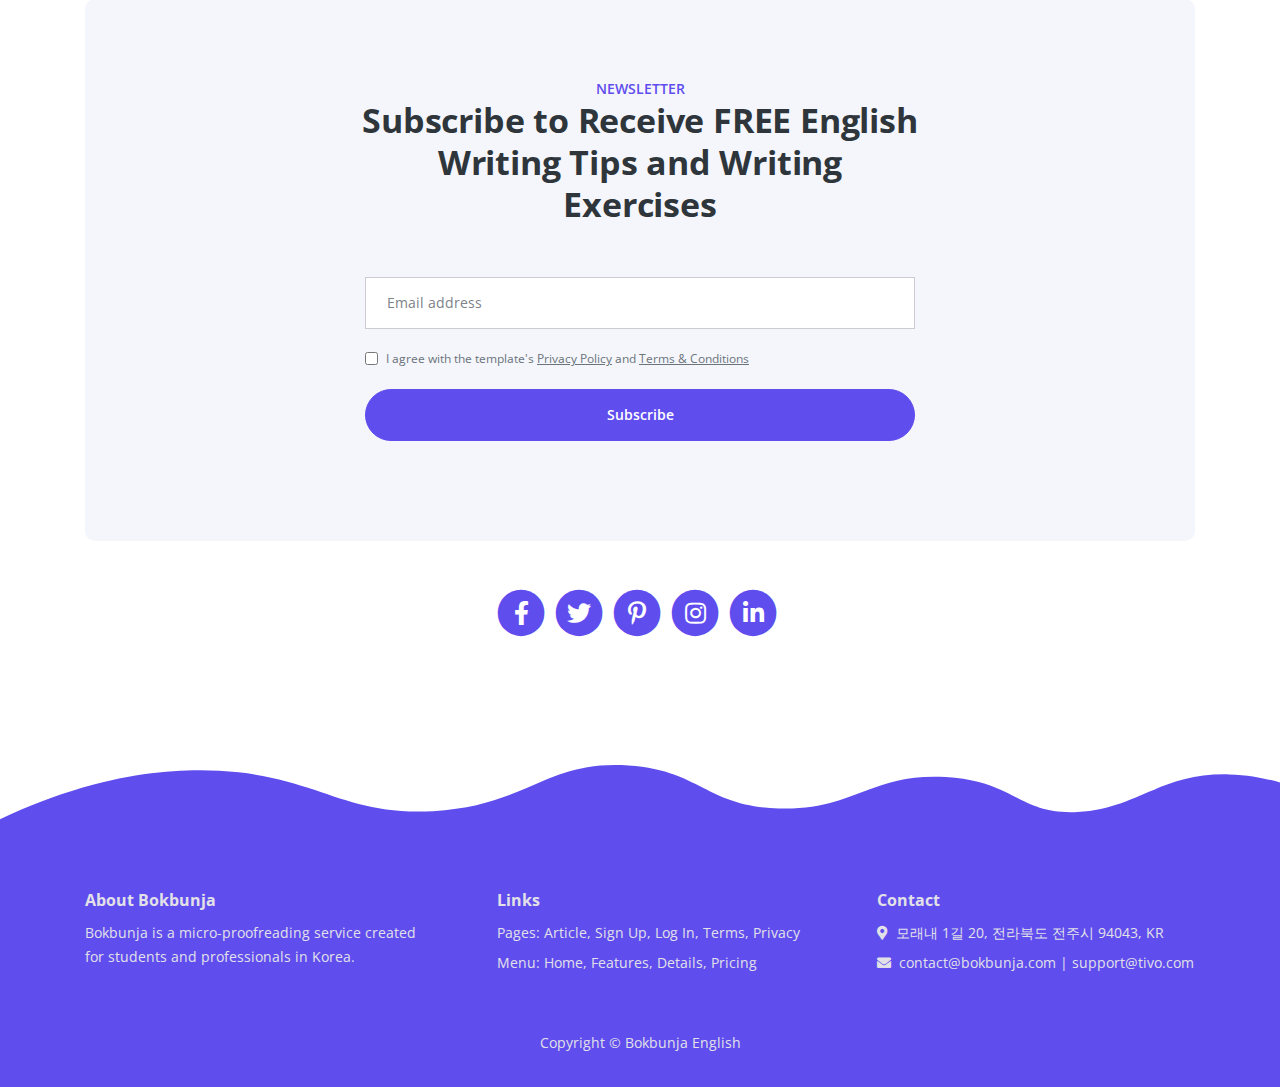
<file: tivofolder/web/index.html>
<!DOCTYPE html>
<html lang="en">
<head>
    <meta charset="utf-8">
    <meta name="viewport" content="width=device-width, initial-scale=1, shrink-to-fit=no">
    
    <!-- SEO Meta Tags -->
    <meta name="description" content="Tivo is a Bootstrap HTML template created for SaaS app websites which based on its modern design and engaging features will convince online visitors to become users">
    <meta name="author" content="Inovatik">

    <!-- OG Meta Tags to improve the way the post looks when you share the page on Facebook, Twitter, LinkedIn -->
	<meta property="og:site_name" content="" /> <!-- website name -->
	<meta property="og:site" content="" /> <!-- website link -->
	<meta property="og:title" content=""/> <!-- title shown in the actual shared post -->
	<meta property="og:description" content="" /> <!-- description shown in the actual shared post -->
	<meta property="og:image" content="" /> <!-- image link, make sure it's jpg -->
	<meta property="og:url" content="" /> <!-- where do you want your post to link to -->
	<meta name="twitter:card" content="summary_large_image"> <!-- to have large image post format in Twitter -->

    <!-- Webpage Title -->
    <title>Bokbunja English Editing Service</title>
    
    <!-- Styles -->
    <link href="https://fonts.googleapis.com/css2?family=Open+Sans:ital,wght@0,400;0,600;0,700;1,400&display=swap" rel="stylesheet">
    <link href="css/bootstrap.css" rel="stylesheet">
    <link href="css/fontawesome-all.css" rel="stylesheet">
    <link href="css/swiper.css" rel="stylesheet">
	<link href="css/magnific-popup.css" rel="stylesheet">
	<link href="css/styles.css" rel="stylesheet">
	
	<!-- Favicon  -->
    <link rel="icon" href="images/favicon.png">
</head>
<body data-spy="scroll" data-target=".fixed-top">
    
    <!-- Navigation -->
    <nav class="navbar navbar-expand-lg fixed-top navbar-dark">
        <div class="container">
            
            <!-- Text Logo - Use this if you don't have a graphic logo -->
            <!-- <a class="navbar-brand logo-text page-scroll" href="index.html">Tivo</a> -->

            <!-- Image Logo -->
            <!--<a class="navbar-brand logo-image" href="index.html"><img src="images/logo2.svg" alt="BOKBUNJA ENGLISH"></a>-->
            <a class="navbar-brand logo-text page-scroll" href="index.html">복분자</a>
            <button class="navbar-toggler p-0 border-0" type="button" data-toggle="offcanvas">
                <span class="navbar-toggler-icon"></span>
            </button>

            <div class="navbar-collapse offcanvas-collapse" id="navbarsExampleDefault">
                <ul class="navbar-nav ml-auto">
                    <li class="nav-item">
                        <a class="nav-link page-scroll" href="#header">Home <span class="sr-only">(current)</span></a>
                    </li>
                    <li class="nav-item">
                        <a class="nav-link page-scroll" href="#features">Features</a>
                    </li>
                    <li class="nav-item">
                        <a class="nav-link page-scroll" href="#details">Details</a>
                    </li>
                    <li class="nav-item">
                        <a class="nav-link page-scroll" href="#pricing">Pricing</a>
                    </li>
                    <li class="nav-item dropdown">
                        <a class="nav-link dropdown-toggle" href="#" id="dropdown01" data-toggle="dropdown" aria-haspopup="true" aria-expanded="false">Drop</a>
                        <div class="dropdown-menu" aria-labelledby="dropdown01">
                            <a class="dropdown-item page-scroll" href="sign-up.html">Sign Up</a>
                            <div class="dropdown-divider"></div>
                            <a class="dropdown-item page-scroll" href="log-in.html">Log In</a>
                            <div class="dropdown-divider"></div>
                            <a class="dropdown-item page-scroll" href="article.html">Article Details</a>
                            <div class="dropdown-divider"></div>
                            <a class="dropdown-item page-scroll" href="terms.html">Terms Conditions</a>
                            <div class="dropdown-divider"></div>
                            <a class="dropdown-item page-scroll" href="privacy.html">Privacy Policy</a>
                        </div>
                    </li>
                </ul>
                <span class="nav-item">
                    <a class="btn-outline-sm" href="log-in.html">Log In</a>
                </span>
            </div> <!-- end of navbar-collapse -->
        </div> <!-- end of container -->
    </nav> <!-- end of navbar -->
    <!-- end of navigation -->


    <!-- Header -->
    <header id="header" class="header">
        <div class="container">
            <div class="row">
                <div class="col-lg-6">
                    <div class="text-container">
                        <h1 class="h1-large">Bokbunja is an easy-to-use English editing service</h1>
                        <p class="p-large">복분자는 사용하기 쉬운 영어 편집 서비스입니다</p>
                        <a class="btn-solid-lg page-scroll" href="#description">Discover</a>
                        <a class="btn-outline-lg" href="sign-up.html">Sign Up</a>
                    </div> <!-- end of text-container -->
                </div> <!-- end of div -->
                <div class="col-lg-6">
                    <div class="image-container">
                        <img class="img-fluid2" src="images/whitelogo_pen.png" alt="alternative">
                    </div> <!-- end of image-container -->
                </div> <!-- end of col -->
            </div> <!-- end of row -->
        </div> <!-- end of container -->
        <svg class="header-decoration" data-name="Layer 3" xmlns="http://www.w3.org/2000/svg" preserveAspectRatio="none" viewBox="0 0 1920 305.139"><defs><style>.cls-1{fill:#ffffff;}</style></defs><title>header-decoration</title><path class="cls-1" d="M1486.486,36.773C1434.531,13.658,1401.068-5.1,1329.052,1.251c-92.939,8.2-152.759,70.189-180.71,89.478-23.154,15.979-134.286,104.091-171.753,128.16-50.559,32.48-98.365,59.228-166.492,67.5-67.648,8.21-124.574-6.25-152.992-18-42.218-17.454-42.218-17.454-90-39-35.411-15.967-81.61-34.073-141.58-34.054-116.6.037-262.78,77.981-354.895,80.062C53.1,275.793,22.75,273.566,0,260.566v44.573H1920V61.316c-36.724,23.238-76.008,61.68-177,65C1655.415,129.2,1556.216,67.8,1486.486,36.773Z" transform="translate(0 0)"/></svg>
    </header> <!-- end of header -->
    <!-- end of header -->


    <!-- Customers -->
    <div class="slider-1">
        <div class="container">
            <div class="row">
                <div class="col-lg-12">
                    
                    <!-- Image Slider -->
                    <div class="slider-container">
                        <div class="swiper-container image-slider">
                            <div class="swiper-wrapper">
                                <div class="swiper-slide">
                                    <img class="img-fluid" src="images/jbnu.jpeg" alt="Jeonbuk National University">
                                </div>
                                <div class="swiper-slide">
                                    <img class="img-fluid" src="images/jbnuglobe.png" alt="JBNU Globe">
                                </div>
                                <div class="swiper-slide">
                                    <img class="img-fluid" src="images/wptt.png" alt="WPTT">
                                </div>
                                <div class="swiper-slide">
                                    <img class="img-fluid" src="images/proinelca.png" alt="Proinelca">
                                </div>
                                <div class="swiper-slide">
                                    <img class="img-fluid" src="images/marineplus.gif" alt="Marine Plus">
                                </div>
                                <!--<div class="swiper-slide">
                                    <img class="img-fluid" src="images/customer-logo-6.png" alt="alternative">-->
                                </div>
                            </div> <!-- end of swiper-wrapper -->
                        </div> <!-- end of swiper container -->
                    </div> <!-- end of slider-container -->
                    <!-- end of image slider -->

                </div> <!-- end of col -->
            </div> <!-- end of row -->
        </div> <!-- end of container -->
    </div> <!-- end of slider-1 -->
    <!-- end of customers -->


    <!-- Description -->
    <div id="description" class="cards-1">
        <div class="container">
            <div class="row">
                <div class="col-lg-12">
                    <div class="section-title">DESCRIPTION</div>
                    <h2 class="h2-heading">Bokbunja is simple and easy</h2>
                </div> <!-- end of col -->
            </div> <!-- end of row -->
            <div class="row">
                <div class="col-lg-12">
                    
                    <!-- Card -->
                    <div class="card">
                        <div class="card-image">
                            <img class="img-fluid" src="images/description-icon-1.svg" alt="alternative">
                        </div>
                        <div class="card-body">
                            <h5 class="card-title">Write in English</h5>
                            <p>It's easy to get started. Write your paper, email, or article in English. Remember, it doesn't have to be perfect!</p>
                        </div>
                    </div>
                    <!-- end of card -->

                    <!-- Card -->
                    <div class="card">
                        <div class="card-image">
                            <img class="img-fluid" src="images/description-icon-2.svg" alt="alternative">
                        </div>
                        <div class="card-body">
                            <h5 class="card-title">Your Work is Submitted to a Native English Speaker</h5>
                            <p>Our editors will review your work, make corrections, and give feedback to help make your writing more natural.</p>
                        </div>
                    </div>
                    <!-- end of card -->

                    <!-- Card -->
                    <div class="card">
                        <div class="card-image">
                            <img class="img-fluid" src="images/description-icon-3.svg" alt="alternative">
                        </div>
                        <div class="card-body">
                            <h5 class="card-title">Back to You</h5>
                            <p>You will receive your writing again, fully corrected, with comments.</p>
                        </div>
                    </div>
                    <!-- end of card -->

                </div> <!-- end of col -->
            </div> <!-- end of row -->
        </div> <!-- end of container -->
    </div> <!-- end of cards-1 -->
    <!-- end of description -->


    <!-- Features -->
    <div id="features" class="tabs bg-gray">
        <div class="container">
            <div class="row">
                <div class="col-lg-12">
                    <div class="section-title">FEATURES</div>
                    <h2 class="h2-heading">Marketing Automation</h2>
                    <p class="p-heading">Take your business strategy to the next level and automatize your marketing tasks to save time for product development. Tivo can provide results in less than 2 weeks</p>
                </div> <!-- end of col -->
            </div> <!-- end of row -->
            <div class="row">

                <!-- Tabs Links -->
                <ul class="nav nav-tabs" id="templateTabs" role="tablist">
                    <li class="nav-item">
                        <a class="nav-link active" id="nav-tab-1" data-toggle="tab" href="#tab-1" role="tab" aria-controls="tab-1" aria-selected="true"><i class="fas fa-envelope-open-text"></i>Emails</a>
                    </li>
                    <li class="nav-item">
                        <a class="nav-link" id="nav-tab-2" data-toggle="tab" href="#tab-2" role="tab" aria-controls="tab-2" aria-selected="false"><i class="fas-fa-list"></i>Academics</a>
                    </li>
                    <li class="nav-item">
                        <a class="nav-link" id="nav-tab-3" data-toggle="tab" href="#tab-3" role="tab" aria-controls="tab-3" aria-selected="false"><i class="fas fa-chart-bar"></i>Advertising</a>
                    </li>
                </ul>
                <!-- end of tabs links -->


                <!-- Tabs Content-->
                <div class="tab-content" id="templateTabsContent">
                    
                    <!-- Tab -->
                    <div class="tab-pane fade show active" id="tab-1" role="tabpanel" aria-labelledby="tab-1">
                        <div class="container">
                            <div class="row">
                                <div class="col-lg-6">
                                    <div class="image-container">
                                        <img class="img-fluid" src="images/feature-app-1.svg" alt="alternative">
                                    </div> <!-- end of image-container -->
                                </div> <!-- end of col -->
                                <div class="col-lg-6">
                                    <div class="text-container">
                                        <h3>Don't Stress When Drafting an Email</h3>
                                        <p>It's very easy to start using Bokbunja. Just check the number of words in your email and click 'submit'. Your email will be sent to one of our native English editors and a corrected version will be sent back to you within 24 hours. You just need to fill out and submit the <a class="blue" href="sign-up.html">Submission Form</a> and you will receive access to email templates and English writing tips to improve your writing. Use tutorials for learning faster.</p>
                                        <ul class="list-unstyled li-space-lg">
                                            <li class="media">
                                                <i class="fas fa-square"></i>
                                                <div class="media-body">Draft perfect, error-free emails for your business, clients, or customers</div>
                                            </li>
                                            <li class="media">
                                                <i class="fas fa-square"></i>
                                                <div class="media-body"> Achieve clear, easy-to-understand communication with native English speakers</div>
                                            </li>
                                            <li class="media">
                                                <i class="fas fa-square"></i>
                                                <div class="media-body">Comments and corrections to help improve your writing in the future</div>
                                            </li>
                                        </ul>
                                        <a class="btn-solid-lg2 page-scroll" href="#details">Get started</a>
                                    </div> <!-- end of text-container -->
                                </div> <!-- end of col -->
                            </div> <!-- end of row -->
                        </div> <!-- end of container -->
                    </div> <!-- end of tab-pane -->
                    <!-- end of tab -->

                    <!-- Tab -->
                    <div class="tab-pane fade" id="tab-2" role="tabpanel" aria-labelledby="tab-2">
                        <div class="container">
                            <div class="row">
                                <div class="col-lg-6">
                                    <div class="image-container">
                                        <img class="img-fluid" src="images/feature-app-2.svg" alt="alternative">
                                    </div> <!-- end of image-container -->
                                </div> <!-- end of col -->
                                <div class="col-lg-6">
                                    <div class="text-container">
                                        <h3>Write the Perfect Paper</h3>
                                        <p>It's very easy to start using Bokbunja. Just check the number of words in your email and click 'submit'. Our native English speaking proofreaders are experienced academic writers. Your email will be sent to one of our native English editors and a corrected version will be sent back to you within 24 hours.</p>
                                        <ul class="list-unstyled li-space-lg">
                                            <li class="media">
                                                <i class="fas fa-square"></i>
                                                <div class="media-body">Easily prepare a perfect essay, thesis, or academic paper in English</div>
                                            </li>
                                            <li class="media">
                                                <i class="fas fa-square"></i>
                                                <div class="media-body">Receive constructive feedback from professional native English speaking writers</div>
                                            </li>
                                            <li class="media">
                                                <i class="fas fa-square"></i>
                                                <div class="media-body">Improve your writing for future assignments by following our proofreaders' guidelines</div>
                                            </li>
                                        </ul>
                                        <a class="btn-solid-lg2 page-scroll" href="#details">Get started</a>
                                    </div> <!-- end of text-container -->
                                </div> <!-- end of col -->
                            </div> <!-- end of row -->
                        </div> <!-- end of container -->
                    </div> <!-- end of tab-pane -->
                    <!-- end of tab -->

                    <!-- Tab -->
                    <div class="tab-pane fade" id="tab-3" role="tabpanel" aria-labelledby="tab-3">
                        <div class="container">
                            <div class="row">
                                <div class="col-lg-6">
                                    <div class="image-container">
                                        <img class="img-fluid" src="images/feature-app-3.svg" alt="alternative">
                                    </div> <!-- end of image-container -->
                                </div> <!-- end of col -->
                                <div class="col-lg-6">
                                    <div class="text-container">
                                        <h3>Reach New Customers</h3>
                                        <p>It's very easy to start using Bokbunja. Just check the number of words in your email and click 'submit'. Your newsletter, menu, or advertisement will be sent to one of our native English editors and a corrected version will be sent back to you within 24 hours.</p>
                                        <ul class="list-unstyled li-space-lg">
                                            <li class="media">
                                                <i class="fas fa-square"></i>
                                                <div class="media-body">Quickly receive an error-free, natural menu, newsletter, or advertisement</div>
                                            </li>
                                            <li class="media">
                                                <i class="fas fa-square"></i>
                                                <div class="media-body">Check to make sure that your adverisement is natural and easy to understand for English readers</div>
                                            </li>
                                            <li class="media">
                                                <i class="fas fa-square"></i>
                                                <div class="media-body">Broaden your customer base with professionally written English explanations</div>
                                            </li>
                                        </ul>
                                        <a class="btn-solid-lg2 page-scroll" href="#details">Get started</a>
                                    </div> <!-- end of text-container -->
                                </div> <!-- end of col -->
                            </div> <!-- end of row -->
                        </div> <!-- end of container -->
                    </div><!-- end of tab-pane -->
                    <!-- end of tab -->

                </div> <!-- end of tab-content -->
                <!-- end of tabs content -->

            </div> <!-- end of row --> 
        </div> <!-- end of container --> 
    </div> <!-- end of tabs -->
    <!-- end of features -->


    <!-- Details -->
    <div id="details" class="basic-1">
        <div class="container">
            <div class="row">
                <div class="col-lg-6">
                    <div class="text-container">
                        
                        <h2>Count Your Words</h2>
                        <p>Copy and paste your document below. Check how many words you have written.<p>
                            <textarea id="text" class="text" rows="5" cols="50" style="margin-top: 0px; margin-bottom: 0px; height: 95px;"></textarea>
                            <div id="stat" p class="p-heading">You've written <strong>0 words</strong> (and 0 characters).</div>
                                <script src="js/word-counter.js"></script>
                                    <script src="js/app.js"></script>
                            <ul class="list-unstyled li-space-lg">
                            <li class="media">
                                <i class="fas fa-square"></i>
                                <div class="media-body">Count how many words you have written.</div>
                            </li>
                            <li class="media">
                                <i class="fas fa-square"></i>
                                <div class="media-body">Select a payment option below.</div>
                            </li>
                            <li class="media">
                                <i class="fas fa-square"></i>
                                <div class="media-body">Submit your document and wait 24 hours.</div>
                            </li>
                        </ul>
                        <a class="btn-solid-lg2 page-scroll" href="#pricing">Check Prices</a>

                        <!-- <a class="btn-solid-reg popup-with-move-anim" href="#details-lightbox">Lightbox</a> -->
                        
                    </div> <!-- end of text-container -->
                </div> <!-- end of col-->
                <div class="col-lg-6">
                    <div class="image-container">
                        


                        
                        <img class="img-fluid" src="images/details.svg" alt="alternative">
                    </div> <!-- end of image-container -->
                </div> <!-- end of col -->
            </div> <!-- end of row -->
        </div> <!-- end of container -->
    </div> <!-- end of basic-1 -->
    <!-- end of details -->


    <!-- Details Lightbox -->
    <!-- Lightbox -->
	<div id="details-lightbox" class="lightbox-basic zoom-anim-dialog mfp-hide">
        <div class="row">
            <button title="Close (Esc)" type="button" class="mfp-close x-button">×</button>
			<div class="col-lg-8">
                <div class="image-container">
                    <img class="img-fluid" src="images/details-lightbox.jpg" alt="alternative">
                </div> <!-- end of image-container -->
			</div> <!-- end of col -->
			<div class="col-lg-4">
                <h3>Goals Setting</h3>
				<hr>
                <p>The app can easily help you track your personal development evolution if you take the time to set it up.</p>
                <h4>User Feedback</h4>
                <p>This is a great app which can help you save time and make your live easier. And it will help improve your productivity.</p>
                <ul class="list-unstyled li-space-lg">
                    <li class="media">
                        <i class="fas fa-check"></i><div class="media-body">Splash screen panel</div>
                    </li>
                    <li class="media">
                        <i class="fas fa-check"></i><div class="media-body">Statistics graph report</div>
                    </li>
                    <li class="media">
                        <i class="fas fa-check"></i><div class="media-body">Events calendar layout</div>
                    </li>
                    <li class="media">
                        <i class="fas fa-check"></i><div class="media-body">Location details screen</div>
                    </li>
                    <li class="media">
                        <i class="fas fa-check"></i><div class="media-body">Onboarding steps interface</div>
                    </li>
                </ul>
                <a class="btn-solid-reg mfp-close page-scroll" href="#pricing">Pricing</a> <button class="btn-outline-reg mfp-close as-button" type="button">Back</button>
			</div> <!-- end of col -->
		</div> <!-- end of row -->
    </div> <!-- end of lightbox-basic -->
    <!-- end of lightbox -->
    <!-- end of details lightbox -->
    

    
    <!-- Pricing -->
    <div id="pricing" class="cards-2">
        <div class="container">
            <div class="row">
                <div class="col-lg-12">
                    <div class="section-title">PRICING</div>
                    <h2 class="h2-heading">Pricing Options Table</h2>
                </div> <!-- end of col -->
                <div class="col-lg-12">

                    <!-- Card-->
                    <div class="card">
                        <div class="card-body">
                            <div class="card-title">MICRO</div>
                            <div class="price"><span class="value">Free</span></div>
                            <div class="frequency">50 words or less</div>
                            <hr class="cell-divide-hr">
                            <ul class="list-unstyled li-space-lg">
                                <li class="media">
                                    <i class="fas fa-check"></i><div class="media-body">Proofreading from a 원어민</div>
                                </li>
                                <li class="media">
                                    <i class="fas fa-check"></i><div class="media-body">Corrections and revisions</div>
                                </li>
                                <li class="media">
                                    <i class="fas fa-check"></i><div class="media-body">Comments and writing tips</div>
                                </li>
                                <li class="media">
                                    <i class="fas fa-times"></i><div class="media-body">24 hour turnaround guaranteed</div>
                                </li>
                            </ul>
                            <div class="button-wrapper">
                                <a class="btn-solid-reg" href="sign-up.html">Sign Up</a>
                            </div>
                        </div>
                    </div> <!-- end of card -->
                    <!-- end of card -->

                    <!-- Card-->
                    <div class="card">
                        <div class="card-body">
                            <div class="card-title">ADVANCED</div>
                            <div class="price"><span class="currency">₩</span><span class="value">4900</span></div>
                            <div class="frequency">50 to 300 words</div>
                            <hr class="cell-divide-hr">
                            <ul class="list-unstyled li-space-lg">
                                <li class="media">
                                    <i class="fas fa-check"></i><div class="media-body">Proofreading from a 원어민</div>
                                </li>
                                <li class="media">
                                    <i class="fas fa-check"></i><div class="media-body">Corrections and revisions</div>
                                </li>
                                <li class="media">
                                    <i class="fas fa-check"></i><div class="media-body">Comments and writing tips</div>
                                </li>
                                <li class="media">
                                    <i class="fas fa-check"></i><div class="media-body">24 hour turnaround guaranteed</div>
                                </li>
                            </ul>
                            <div class="button-wrapper">
                                <a class="btn-solid-reg" href="sign-up.html">Sign Up</a>
                            </div>
                        </div>
                    </div> <!-- end of card -->
                    <!-- end of card -->

                    <!-- Card-->
                    <div class="card">
                        <div class="card-body">
                            <div class="card-title">COMPLETE</div>
                            <div class="price"><span class="currency">₩</span><span class="value">9900</span></div>
                            <div class="frequency">300 to 500 words</div>
                            <hr class="cell-divide-hr">
                            <ul class="list-unstyled li-space-lg">
                                <li class="media">
                                    <i class="fas fa-check"></i><div class="media-body">Proofreading from a 원어민</div>
                                </li>
                                <li class="media">
                                    <i class="fas fa-check"></i><div class="media-body">Corrections and revisions</div>
                                </li>
                                <li class="media">
                                    <i class="fas fa-check"></i><div class="media-body">Comments and writing tips</div>
                                </li>
                                <li class="media">
                                    <i class="fas fa-check"></i><div class="media-body">24 hour turnaround guaranteed</div>
                                </li>
                            </ul>
                            <div class="button-wrapper">
                                <a class="btn-solid-reg" href="sign-up.html">Sign Up</a>
                            </div>
                        </div>
                    </div> <!-- end of card -->
                    <!-- end of card -->

                </div> <!-- end of col -->
            </div> <!-- end of row -->
        </div> <!-- end of container -->
    </div> <!-- end of cards-2 -->
    <!-- end of pricing -->
    

    <!-- Testimonials -->
    <div class="slider-2">
        <div class="container">
            <div class="row">
                <div class="col-lg-12">      
                    
                    <!-- Text Slider -->
                    <div class="slider-container">
                        <div class="swiper-container text-slider">
                            <div class="swiper-wrapper">
                                
                                <!-- Slide -->
                                <div class="swiper-slide">
                                    <div class="image-wrapper">
                                        <img class="img-fluid" src="images/testimonial-1.jpg" alt="alternative">
                                    </div> <!-- end of image-wrapper -->
                                    <div class="text-wrapper">
                                        <div class="testimonial-text">I started to use Tivo with the free trial about a year ago and never stopped since then. It does all the repeating marketing tasks and allows me to focus on core development activities like new product research and design. I love it and recommend it to everyone.</div>
                                        <div class="testimonial-author">Jonathan Nelson - Proofreader</div>
                                    </div> <!-- end of text-wrapper -->
                                </div> <!-- end of swiper-slide -->
                                <!-- end of slide -->

                                <!-- Slide -->
                                <div class="swiper-slide">
                                    <div class="image-wrapper">
                                        <img class="img-fluid" src="images/testimonial-2.jpg" alt="alternative">
                                    </div> <!-- end of image-wrapper -->
                                    <div class="text-wrapper">
                                        <div class="testimonial-text">Awesome features for the money. I never thought such a low ammount of money would bring me so many leads per month. Before Tivo I used the services of an agency which cost 10x more and delivered far less. Highly recommended to marketers focused on results.</div>
                                        <div class="testimonial-author">Sam Walton - Proofreader</div>
                                    </div> <!-- end of text-wrapper -->
                                </div> <!-- end of swiper-slide -->
                                <!-- end of slide -->

                                <!-- Slide -->
                                <div class="swiper-slide">
                                    <div class="image-wrapper">
                                        <img class="img-fluid" src="images/testimonial-3.jpg" alt="alternative">
                                    </div> <!-- end of image-wrapper -->
                                    <div class="text-wrapper">
                                        <div class="testimonial-text">Tivo is the best marketing automation app for small and medium sized business. It understands the mindset of young entrepreneurs and provides the necessary data for wise marketing decisions. Just give it a try and you will definitely not regret spending your time.</div>
                                        <div class="testimonial-author">Mark Fritz - Proofreader</div>
                                    </div> <!-- end of text-wrapper -->
                                </div> <!-- end of swiper-slide -->
                                <!-- end of slide -->

                                <!-- Slide -->
                                <div class="swiper-slide">
                                    <div class="image-wrapper">
                                        <img class="img-fluid" src="images/testimonial-4.jpg" alt="alternative">
                                    </div> <!-- end of image-wrapper -->
                                    <div class="text-wrapper">
                                        <div class="testimonial-text">Tivo is one of the greatest marketing automation apps out there. I especially love the Reporting Tools module because it gives me such a great amount of information based on little amounts of input gathered in just few weeks of light weight usage. Recommended!</div>
                                        <div class="testimonial-author">Ronda Louis - Online Marketer</div>
                                    </div> <!-- end of text-wrapper -->
                                </div> <!-- end of swiper-slide -->
                                <!-- end of slide -->

                            </div> <!-- end of swiper-wrapper -->
                            
                            <!-- Add Arrows -->
                            <div class="swiper-button-next"></div>
                            <div class="swiper-button-prev"></div>
                            <!-- end of add arrows -->

                        </div> <!-- end of swiper-container -->
                    </div> <!-- end of slider-container -->
                    <!-- end of text slider -->

                </div> <!-- end of col -->
            </div> <!-- end of row -->
        </div> <!-- end of container -->
    </div> <!-- end of slider-2 -->
    <!-- end of testimonials -->
    

    <!-- Newsletter -->
    <div class="form-1">
        <div class="container">
            <div class="row">
                <div class="col-lg-12">
                    <div class="form-container bg-gray">
                        <div class="section-title">NEWSLETTER</div>
                        <h2 class="h2-heading">Subscribe to Receive FREE English Writing Tips and Writing Exercises</h2>

                        <!-- Newsletter Form -->
                        <form id="newsletterForm">
                            <div class="form-group">
                                <input type="email" class="form-control-input" id="email" required>
                                <label class="label-control" for="email">Email address</label>
                            </div>
                            <div class="form-group checkbox">
                                <input type="checkbox" id="terms" value="Agreed-to-Terms" required>I agree with the template's <a href="privacy.html">Privacy Policy</a> and <a href="terms.html">Terms & Conditions</a>
                            </div>
                            <div class="form-group">
                                <button type="submit" class="form-control-submit-button">Subscribe</button>
                            </div>
                        </form>
                        <!-- end of newsletter form -->

                    </div> <!-- end of form-container -->
                </div> <!-- end of col -->
            </div> <!-- end of row -->
        </div> <!-- end of container -->
    </div> <!-- end of form-1 -->
    <!-- end of newsletter -->


    <!-- Social -->
    <div class="basic-3">
        <div class="container">
            <div class="row">
                <div class="col-lg-12">
                    <div class="icon-container">
                        <span class="fa-stack">
                            <a href="#your-link">
                                <i class="fas fa-circle fa-stack-2x"></i>
                                <i class="fab fa-facebook-f fa-stack-1x"></i>
                            </a>
                        </span>
                        <span class="fa-stack">
                            <a href="#your-link">
                                <i class="fas fa-circle fa-stack-2x"></i>
                                <i class="fab fa-twitter fa-stack-1x"></i>
                            </a>
                        </span>
                        <span class="fa-stack">
                            <a href="#your-link">
                                <i class="fas fa-circle fa-stack-2x"></i>
                                <i class="fab fa-pinterest-p fa-stack-1x"></i>
                            </a>
                        </span>
                        <span class="fa-stack">
                            <a href="#your-link">
                                <i class="fas fa-circle fa-stack-2x"></i>
                                <i class="fab fa-instagram fa-stack-1x"></i>
                            </a>
                        </span>
                        <span class="fa-stack">
                            <a href="#your-link">
                                <i class="fas fa-circle fa-stack-2x"></i>
                                <i class="fab fa-linkedin-in fa-stack-1x"></i>
                            </a>
                        </span>
                    </div> <!-- end of col -->
                </div> <!-- end of col -->
            </div> <!-- end of row -->
        </div> <!-- end of container -->
    </div> <!-- end of basic-3 -->
    <!-- end of social -->


    <!-- Footer -->
    <div class="footer-decoration">
        <svg class="footer-frame" data-name="Layer 1" xmlns="http://www.w3.org/2000/svg" preserveAspectRatio="none" viewBox="0 0 1920 115.984"><defs><style>.cls-2{fill:#5f4dee;}</style></defs><title>footer-frame</title><path class="cls-2" d="M1616.28,381.705c-87.656,5.552-93.356-59.62-197.369-67.562-112.391-8.581-137.609,65.077-251.189,60.632-109.57-4.288-116.156-74.017-225.25-83.153-125.171-10.483-150,78.5-293,88.35-136.948,9.437-173.108-68.092-320.83-77.956C255.5,297.133,143,308.1,0,395.564V406.75H1920V324.537c-18-6.507-43.63-14.492-76.1-15.591C1740.655,305.452,1705.829,376.033,1616.28,381.705Z" transform="translate(0 -290.766)"/></svg>
    </div> <!-- end of footer-decoration -->
    <div class="footer">
        <div class="container">
            <div class="row">
                <div class="col-lg-4">
                    <div class="text-container">
                        <h6>About Bokbunja</h6>
                        <p class="p-small">Bokbunja is a micro-proofreading service created for students and professionals in Korea.</p>
                    </div> <!-- end of text-container -->
                </div> <!-- end of col -->
                <div class="col-lg-4">
                    <div class="text-container second">
                        <h6>Links</h6>
                        <ul class="list-unstyled li-space-lg p-small">
                            <li>Pages: <a href="terms.html">Article</a>, <a href="sign-up.html">Sign Up</a>, <a href="log-in.html">Log In</a>, <a href="terms.html">Terms</a>, <a href="privacy.html">Privacy</a></li>
                            <li>Menu: <a class="page-scroll" href="#header">Home</a>, <a class="page-scroll" href="#features">Features</a>, <a class="page-scroll" href="#details">Details</a>, <a class="page-scroll" href="#pricing">Pricing</a></li>
                        </ul>
                    </div> <!-- end of text-container -->
                </div> <!-- end of col -->
                <div class="col-lg-4">
                    <div class="text-container third">
                        <h6>Contact</h6>
                        <ul class="list-unstyled li-space-lg p-small">
                            <li><i class="fas fa-map-marker-alt"></i>모래내 1길 20, 전라북도 전주시 94043, KR</li>
                            <li><i class="fas fa-envelope"></i><a href="mailto:contact@tivo.com">contact@bokbunja.com</a> | <a href="mailto:contact@tivo.com">support@tivo.com</a></li>
                        </ul>
                    </div> <!-- end of text-container -->
                </div> <!-- end of col -->
            </div> <!-- end of row -->
        </div> <!-- end of container -->
    </div> <!-- end of footer -->  
    <!-- end of footer -->


    <!-- Copyright -->
    <div class="copyright">
        <div class="container">
            <div class="row">
                <div class="col-lg-12">
                    <p class="p-small">Copyright © <a href="https://inovatik.com">Bokbunja English</a></p>
                </div> <!-- end of col -->
            </div> <!-- enf of row -->
        </div> <!-- end of container -->
    </div> <!-- end of copyright --> 
    <!-- end of copyright -->
    
    	
    <!-- Scripts -->
    <script src="js/jquery.min.js"></script> <!-- jQuery for Bootstrap's JavaScript plugins -->
    <script src="js/bootstrap.min.js"></script> <!-- Bootstrap framework -->
    <script src="js/jquery.easing.min.js"></script> <!-- jQuery Easing for smooth scrolling between anchors -->
    <script src="js/swiper.min.js"></script> <!-- Swiper for image and text sliders -->
    <script src="js/jquery.magnific-popup.js"></script> <!-- Magnific Popup for lightboxes -->
    <script src="js/scripts.js"></script> <!-- Custom scripts -->
</body>
</html>
</file>
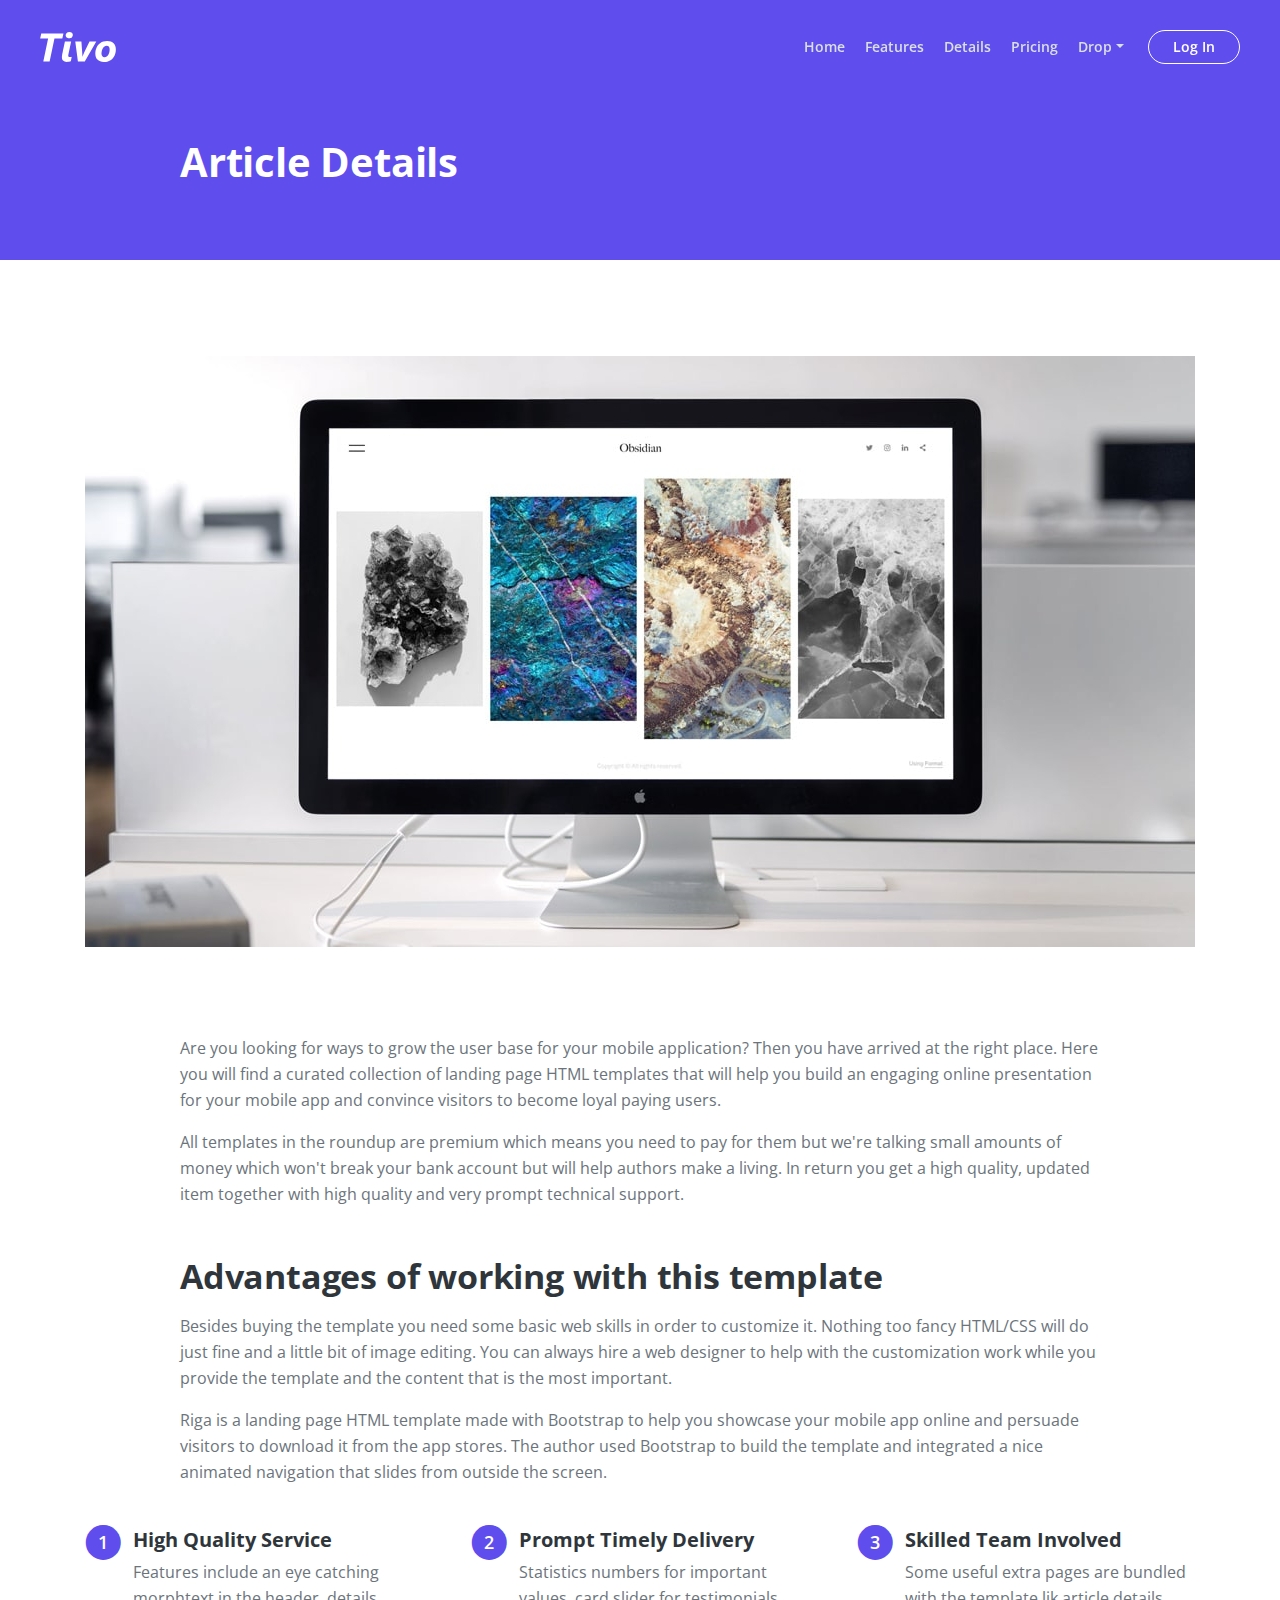
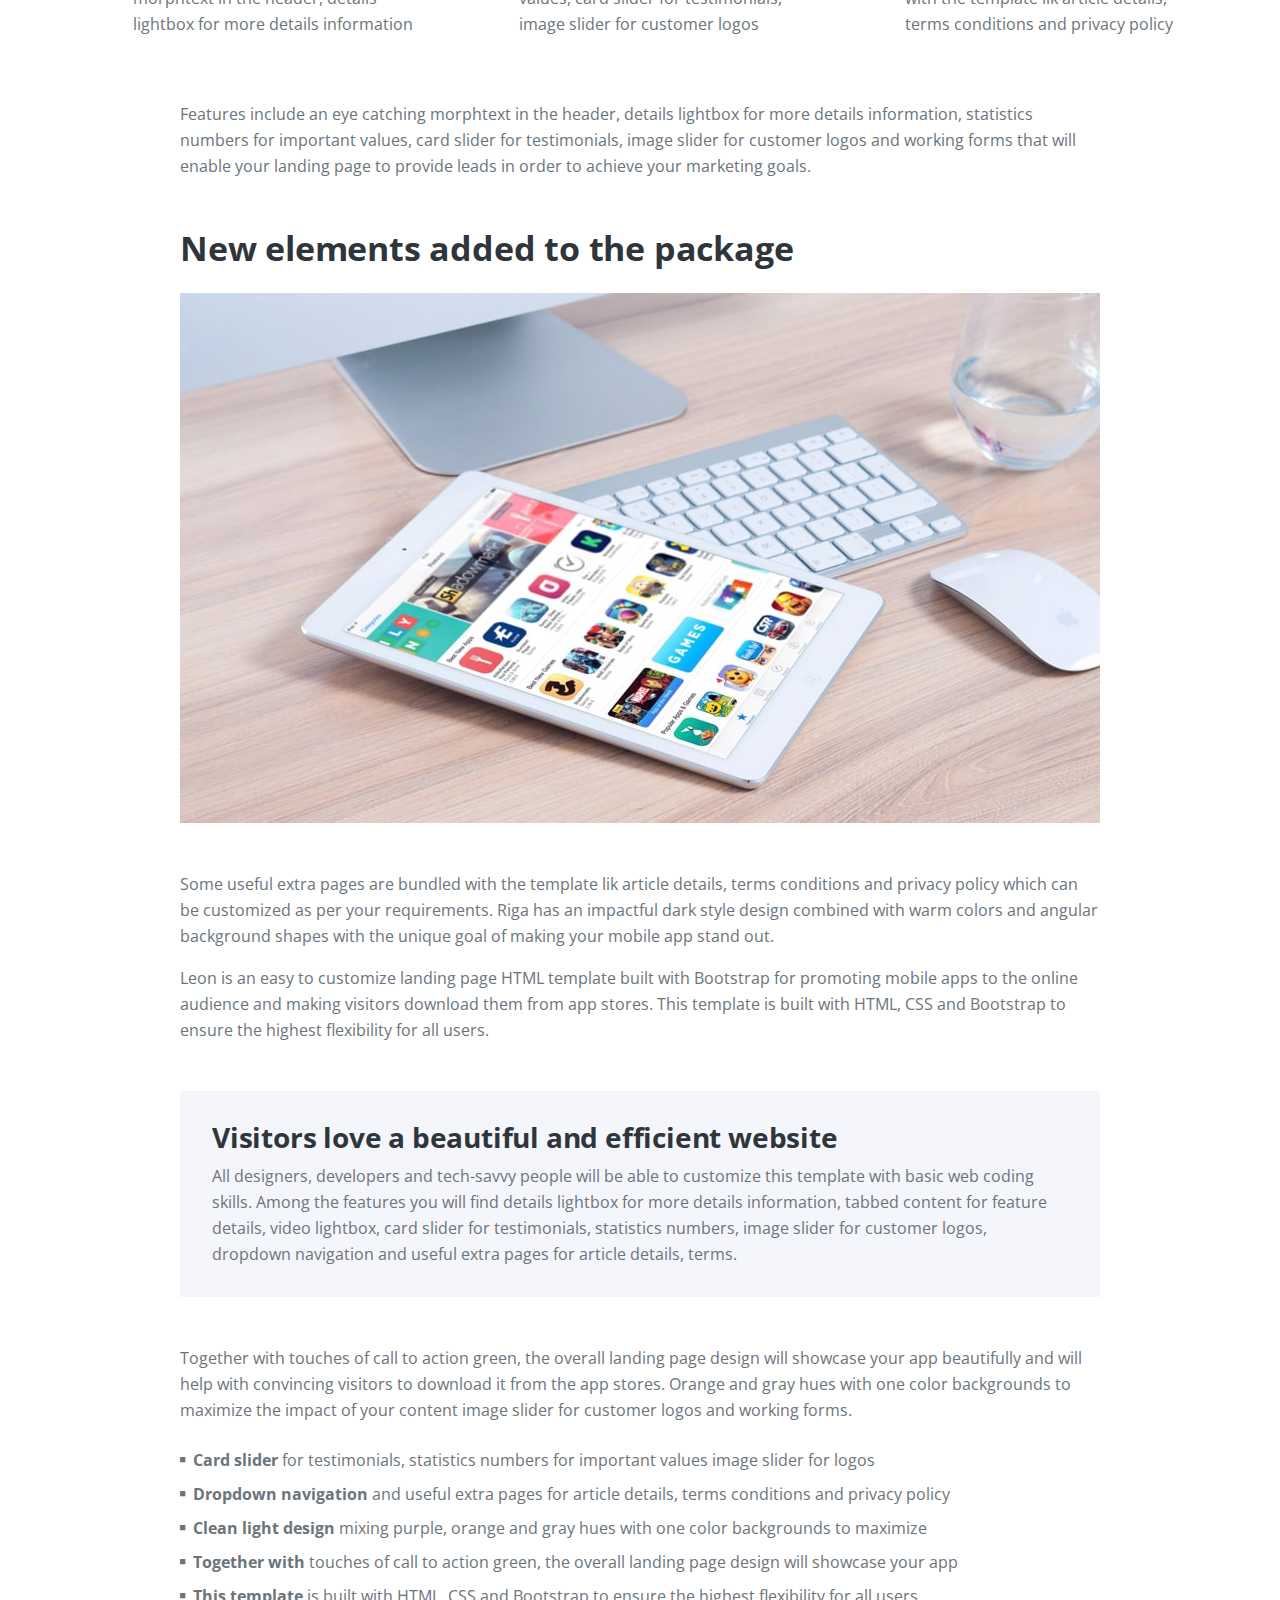
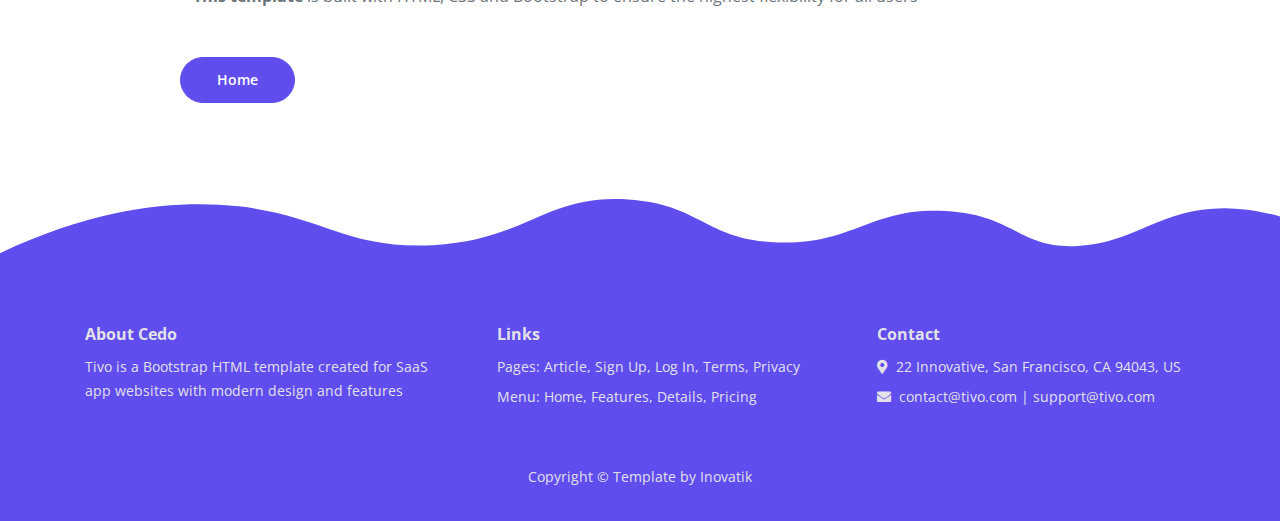
<file: bluebokbunja/article.html>
<!DOCTYPE html>
<html lang="en">
<head>
    <meta charset="utf-8">
    <meta name="viewport" content="width=device-width, initial-scale=1, shrink-to-fit=no">
    
    <!-- SEO Meta Tags -->
    <meta name="description" content="Tivo is a Bootstrap HTML template created for SaaS app websites which based on its modern design and engaging features will convince online visitors to become users">
    <meta name="author" content="Inovatik">

    <!-- OG Meta Tags to improve the way the post looks when you share the page on Facebook, Twitter, LinkedIn -->
	<meta property="og:site_name" content="" /> <!-- website name -->
	<meta property="og:site" content="" /> <!-- website link -->
	<meta property="og:title" content=""/> <!-- title shown in the actual shared post -->
	<meta property="og:description" content="" /> <!-- description shown in the actual shared post -->
	<meta property="og:image" content="" /> <!-- image link, make sure it's jpg -->
	<meta property="og:url" content="" /> <!-- where do you want your post to link to -->
	<meta name="twitter:card" content="summary_large_image"> <!-- to have large image post format in Twitter -->

    <!-- Webpage Title -->
    <title>Mistakes</title>
    
    <!-- Styles -->
    <link href="https://fonts.googleapis.com/css2?family=Open+Sans:ital,wght@0,400;0,600;0,700;1,400&display=swap" rel="stylesheet">
    <link href="css/bootstrap.css" rel="stylesheet">
    <link href="css/fontawesome-all.css" rel="stylesheet">
    <link href="css/swiper.css" rel="stylesheet">
	<link href="css/magnific-popup.css" rel="stylesheet">
	<link href="css/styles.css" rel="stylesheet">
	
	<!-- Favicon  -->
    <link rel="icon" href="images/favicon.png">
</head>
<body data-spy="scroll" data-target=".fixed-top">
    
    <!-- Navigation -->
    <nav class="navbar navbar-expand-lg fixed-top navbar-dark">
        <div class="container">
            
            <!-- Text Logo - Use this if you don't have a graphic logo -->
            <!-- <a class="navbar-brand logo-text page-scroll" href="index.html">Tivo</a> -->

            <!-- Image Logo -->
            <a class="navbar-brand logo-image" href="index.html"><img src="images/logo.svg" alt="alternative"></a> 

            <button class="navbar-toggler p-0 border-0" type="button" data-toggle="offcanvas">
                <span class="navbar-toggler-icon"></span>
            </button>

            <div class="navbar-collapse offcanvas-collapse" id="navbarsExampleDefault">
                <ul class="navbar-nav ml-auto">
                    <li class="nav-item">
                        <a class="nav-link page-scroll" href="index.html">Home <span class="sr-only">(current)</span></a>
                    </li>
                    <li class="nav-item">
                        <a class="nav-link page-scroll" href="index.html#features">Features</a>
                    </li>
                    <li class="nav-item">
                        <a class="nav-link page-scroll" href="index.html#details">Details</a>
                    </li>
                    <li class="nav-item">
                        <a class="nav-link page-scroll" href="index.html#pricing">Pricing</a>
                    </li>
                    <li class="nav-item dropdown">
                        <a class="nav-link dropdown-toggle" href="#" id="dropdown01" data-toggle="dropdown" aria-haspopup="true" aria-expanded="false">Drop</a>
                        <div class="dropdown-menu" aria-labelledby="dropdown01">
                            <a class="dropdown-item page-scroll" href="sign-up.html">Sign Up</a>
                            <div class="dropdown-divider"></div>
                            <a class="dropdown-item page-scroll" href="log-in.html">Log In</a>
                            <div class="dropdown-divider"></div>
                            <a class="dropdown-item page-scroll" href="article.html">Article Details</a>
                            <div class="dropdown-divider"></div>
                            <a class="dropdown-item page-scroll" href="terms.html">Terms Conditions</a>
                            <div class="dropdown-divider"></div>
                            <a class="dropdown-item page-scroll" href="privacy.html">Privacy Policy</a>
                        </div>
                    </li>
                </ul>
                <span class="nav-item">
                    <a class="btn-outline-sm" href="log-in.html">Log In</a>
                </span>
            </div> <!-- end of navbar-collapse -->
        </div> <!-- end of container -->
    </nav> <!-- end of navbar -->
    <!-- end of navigation -->


    <!-- Header -->
    <header class="ex-header">
        <div class="container">
            <div class="row">
                <div class="col-xl-10 offset-xl-1">
                    <h1>Article Details</h1>
                </div> <!-- end of col -->
            </div> <!-- end of row -->
        </div> <!-- end of container -->
    </header> <!-- end of ex-header -->
    <!-- end of header -->


    <!-- Basic -->
    <div class="ex-basic-1 pt-5 pb-5">
        <div class="container">
            <div class="row">
                <div class="col-lg-12">
                    <img class="img-fluid mt-5 mb-3" src="images/article-details-large.jpg" alt="alternative">
                </div> <!-- end of col -->
            </div> <!-- end of row -->
        </div> <!-- end of container -->
    </div> <!-- end of ex-basic-1 -->
    <!-- end of basic -->


    <!-- Basic -->
    <div class="ex-basic-1 pt-4">
        <div class="container">
            <div class="row">
                <div class="col-xl-10 offset-xl-1">
                    <p>Are you looking for ways to grow the user base for your mobile application? Then you have arrived at the right place. Here you will find a curated collection of landing page HTML templates that will help you build an engaging online presentation for your mobile app and convince visitors to become loyal paying users.</p>
                    <p class="mb-5">All templates in the roundup are premium which means you need to pay for them but we're talking small amounts of money which won't break your bank account but will help authors make a living. In return you get a high quality, updated item together with high quality and very prompt technical support.</p>

                    <h2 class="mb-3">Advantages of working with this template</h2>
                    <p>Besides buying the template you need some basic web skills in order to customize it. Nothing too fancy HTML/CSS will do just fine and a little bit of image editing. You can always hire a web designer to help with the customization work while you provide the template and the content that is the most important.</p>
                    <p class="mb-4">Riga is a landing page HTML template made with Bootstrap to help you showcase your mobile app online and persuade visitors to download it from the app stores. The author used Bootstrap to build the template and integrated a nice animated navigation that slides from outside the screen.</p>
                </div> <!-- end of col -->
            </div> <!-- end of row -->
        </div> <!-- end of container -->
    </div> <!-- end of ex-basic-1 -->
    <!-- end of basic -->


    <!-- Cards -->
    <div class="ex-cards-1 pt-3 pb-3">
        <div class="container">
            <div class="row">
                <div class="col-lg-12">
                    
                    <!-- Card -->
                    <div class="card">
                        <ul class="list-unstyled">
                            <li class="media">
                                <span class="fa-stack">
                                    <span class="fas fa-circle fa-stack-2x"></span>
                                    <span class="fa-stack-1x">1</span>
                                </span>
                                <div class="media-body">
                                    <h5>High Quality Service</h5>
                                    <p>Features include an eye catching morphtext in the header, details lightbox for more details information</p>
                                </div>
                            </li>
                        </ul>
                    </div> <!-- end of card -->
                    <!-- end of card -->

                    <!-- Card -->
                    <div class="card">
                        <ul class="list-unstyled">
                            <li class="media">
                                <span class="fa-stack">
                                    <span class="fas fa-circle fa-stack-2x"></span>
                                    <span class="fa-stack-1x">2</span>
                                </span>
                                <div class="media-body">
                                    <h5>Prompt Timely Delivery</h5>
                                    <p>Statistics numbers for important values, card slider for testimonials, image slider for customer logos</p>
                                </div>
                            </li>
                        </ul>
                    </div> <!-- end of card -->
                    <!-- end of card -->

                    <!-- Card -->
                    <div class="card">
                        <ul class="list-unstyled">
                            <li class="media">
                                <span class="fa-stack">
                                    <span class="fas fa-circle fa-stack-2x"></span>
                                    <span class="fa-stack-1x">3</span>
                                </span>
                                <div class="media-body">
                                    <h5>Skilled Team Involved</h5>
                                    <p>Some useful extra pages are bundled with the template lik article details, terms conditions and privacy policy</p>
                                </div>
                            </li>
                        </ul>
                    </div> <!-- end of card -->
                    <!-- end of card -->

                </div> <!-- end of col -->   
            </div> <!-- end of row -->   
        </div> <!-- end of container -->   
    </div> <!-- end of ex-cards-1 -->
    <!-- end of cards -->


    <!-- Basic -->
    <div class="ex-basic-1 pt-3 pb-5">
        <div class="container">
            <div class="row">
                <div class="col-xl-10 offset-xl-1">
                    <p class="mb-5">Features include an eye catching morphtext in the header, details lightbox for more details information, statistics numbers for important values, card slider for testimonials, image slider for customer logos and working forms that will enable your landing page to provide leads in order to achieve your marketing goals.</p>
                    
                    <h2 class="mb-4">New elements added to the package</h2>
                    <img class="img-fluid mb-5" src="images/article-details-small.jpg" alt="alternative">
                    <p>Some useful extra pages are bundled with the template lik article details, terms conditions and privacy policy which can be customized as per your requirements. Riga has an impactful dark style design combined with warm colors and angular background shapes with the unique goal of making your mobile app stand out.</p>
                    <p class="mb-5">Leon is an easy to customize landing page HTML template built with Bootstrap for promoting mobile apps to the online audience and making visitors download them from app stores. This template is built with HTML, CSS and Bootstrap to ensure the highest flexibility for all users.</p>
                    <div class="text-box mb-5">
                        <h3>Visitors love a beautiful and efficient website</h3>
                        <p>All designers, developers and tech-savvy people will be able to customize this template with basic web coding skills. Among the features you will find details lightbox for more details information, tabbed content for feature details, video lightbox, card slider for testimonials, statistics numbers, image slider for customer logos, dropdown navigation and useful extra pages for article details, terms.</p>
                    </div> <!-- end of text-box -->
                    <p class="mb-4">Together with touches of call to action green, the overall landing page design will showcase your app beautifully and will help with convincing visitors to download it from the app stores. Orange and gray hues with one color backgrounds to maximize the impact of your content image slider for customer logos and working forms.</p>
                    <ul class="list-unstyled li-space-lg mb-5">
                        <li class="media">
                            <i class="fas fa-square"></i>
                            <div class="media-body"><strong>Card slider</strong> for testimonials, statistics numbers for important values image slider for logos</div>
                        </li>
                        <li class="media">
                            <i class="fas fa-square"></i>
                            <div class="media-body"><strong>Dropdown navigation</strong> and useful extra pages for article details, terms conditions and privacy policy</div>
                        </li>
                        <li class="media">
                            <i class="fas fa-square"></i>
                            <div class="media-body"><strong>Clean light design</strong> mixing purple, orange and gray hues with one color backgrounds to maximize</div>
                        </li>
                        <li class="media">
                            <i class="fas fa-square"></i>
                            <div class="media-body"><strong>Together with</strong> touches of call to action green, the overall landing page design will showcase your app</div>
                        </li>
                        <li class="media">
                            <i class="fas fa-square"></i>
                            <div class="media-body"><strong>This template</strong> is built with HTML, CSS and Bootstrap to ensure the highest flexibility for all users</div>
                        </li>
                    </ul>

                    <a class="btn-solid-reg mb-5" href="index.html">Home</a>
                </div> <!-- end of col -->
            </div> <!-- end of row -->
        </div> <!-- end of container -->
    </div> <!-- end of ex-basic-1 -->
    <!-- end of basic -->


    <!-- Footer -->
    <div class="footer-decoration">
        <svg class="footer-frame" data-name="Layer 1" xmlns="http://www.w3.org/2000/svg" preserveAspectRatio="none" viewBox="0 0 1920 115.984"><defs><style>.cls-2{fill:#5f4dee;}</style></defs><title>footer-frame</title><path class="cls-2" d="M1616.28,381.705c-87.656,5.552-93.356-59.62-197.369-67.562-112.391-8.581-137.609,65.077-251.189,60.632-109.57-4.288-116.156-74.017-225.25-83.153-125.171-10.483-150,78.5-293,88.35-136.948,9.437-173.108-68.092-320.83-77.956C255.5,297.133,143,308.1,0,395.564V406.75H1920V324.537c-18-6.507-43.63-14.492-76.1-15.591C1740.655,305.452,1705.829,376.033,1616.28,381.705Z" transform="translate(0 -290.766)"/></svg>
    </div> <!-- end of footer-decoration -->
    <div class="footer">
        <div class="container">
            <div class="row">
                <div class="col-lg-4">
                    <div class="text-container">
                        <h6>About Cedo</h6>
                        <p class="p-small">Tivo is a Bootstrap HTML template created for SaaS app websites with modern design and features</p>
                    </div> <!-- end of text-container -->
                </div> <!-- end of col -->
                <div class="col-lg-4">
                    <div class="text-container second">
                        <h6>Links</h6>
                        <ul class="list-unstyled li-space-lg p-small">
                            <li>Pages: <a href="terms.html">Article</a>, <a href="sign-up.html">Sign Up</a>, <a href="log-in.html">Log In</a>, <a href="terms.html">Terms</a>, <a href="privacy.html">Privacy</a></li>
                            <li>Menu: <a class="page-scroll" href="#header">Home</a>, <a class="page-scroll" href="#features">Features</a>, <a class="page-scroll" href="#details">Details</a>, <a class="page-scroll" href="#pricing">Pricing</a></li>
                        </ul>
                    </div> <!-- end of text-container -->
                </div> <!-- end of col -->
                <div class="col-lg-4">
                    <div class="text-container third">
                        <h6>Contact</h6>
                        <ul class="list-unstyled li-space-lg p-small">
                            <li><i class="fas fa-map-marker-alt"></i>22 Innovative, San Francisco, CA 94043, US</li>
                            <li><i class="fas fa-envelope"></i><a href="mailto:contact@tivo.com">contact@tivo.com</a> | <a href="mailto:contact@tivo.com">support@tivo.com</a></li>
                        </ul>
                    </div> <!-- end of text-container -->
                </div> <!-- end of col -->
            </div> <!-- end of row -->
        </div> <!-- end of container -->
    </div> <!-- end of footer -->  
    <!-- end of footer -->


    <!-- Copyright -->
    <div class="copyright">
        <div class="container">
            <div class="row">
                <div class="col-lg-12">
                    <p class="p-small">Copyright © <a href="https://inovatik.com">Template by Inovatik</a></p>
                </div> <!-- end of col -->
            </div> <!-- enf of row -->
        </div> <!-- end of container -->
    </div> <!-- end of copyright --> 
    <!-- end of copyright -->
    
    	
    <!-- Scripts -->
    <script src="js/jquery.min.js"></script> <!-- jQuery for Bootstrap's JavaScript plugins -->
    <script src="js/bootstrap.min.js"></script> <!-- Bootstrap framework -->
    <script src="js/jquery.easing.min.js"></script> <!-- jQuery Easing for smooth scrolling between anchors -->
    <script src="js/swiper.min.js"></script> <!-- Swiper for image and text sliders -->
    <script src="js/jquery.magnific-popup.js"></script> <!-- Magnific Popup for lightboxes -->
    <script src="js/scripts.js"></script> <!-- Custom scripts -->
</body>
</html>
</file>
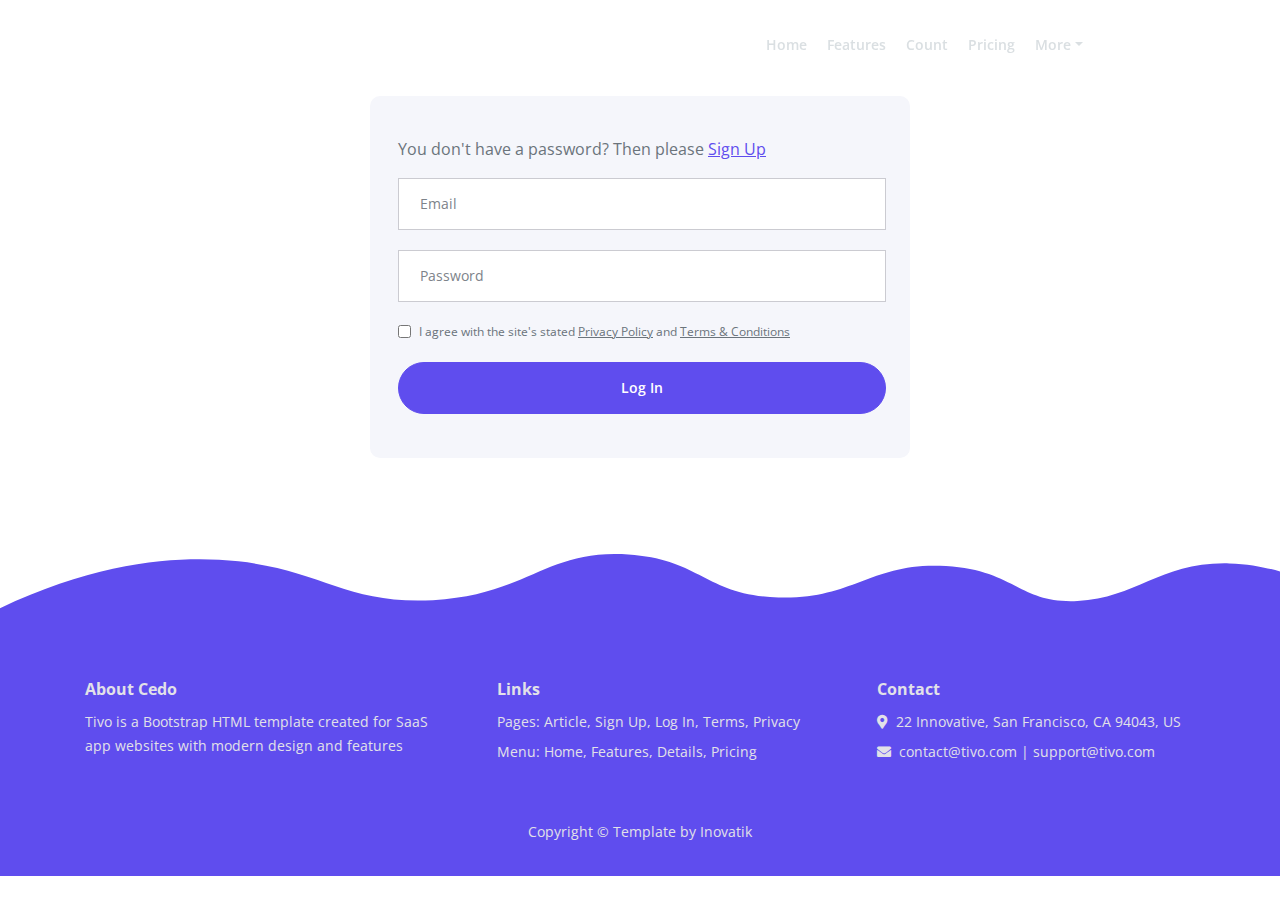
<file: bluebokbunja/log-in.html>
<!DOCTYPE html>
<html lang="en">
<head>
    <meta charset="utf-8">
    <meta name="viewport" content="width=device-width, initial-scale=1, shrink-to-fit=no">
    
    <!-- SEO Meta Tags -->
    <meta name="description" content="Tivo is a Bootstrap HTML template created for SaaS app websites which based on its modern design and engaging features will convince online visitors to become users">
    <meta name="author" content="Inovatik">

    <!-- OG Meta Tags to improve the way the post looks when you share the page on Facebook, Twitter, LinkedIn -->
	<meta property="og:site_name" content="" /> <!-- website name -->
	<meta property="og:site" content="" /> <!-- website link -->
	<meta property="og:title" content=""/> <!-- title shown in the actual shared post -->
	<meta property="og:description" content="" /> <!-- description shown in the actual shared post -->
	<meta property="og:image" content="" /> <!-- image link, make sure it's jpg -->
	<meta property="og:url" content="" /> <!-- where do you want your post to link to -->
	<meta name="twitter:card" content="summary_large_image"> <!-- to have large image post format in Twitter -->

    <!-- Webpage Title -->
    <title>Bokbunja English Editing Service</title>
    
    <!-- Styles -->
    <link href="https://fonts.googleapis.com/css2?family=Open+Sans:ital,wght@0,400;0,600;0,700;1,400&display=swap" rel="stylesheet">
    <link href="css/bootstrap.css" rel="stylesheet">
    <link href="css/fontawesome-all.css" rel="stylesheet">
    <link href="css/swiper.css" rel="stylesheet">
	<link href="css/magnific-popup.css" rel="stylesheet">
	<link href="css/styles.css" rel="stylesheet">
		<!-- Favicon  -->
        <link rel="icon" href="images/purplelogo.png">
    </head>
    <body data-spy="scroll" data-target=".fixed-top">
        
        <!-- Navigation -->
        <nav class="navbar navbar-expand-lg fixed-top navbar-dark">
            <div class="container">
                
                <!-- Text Logo - Use this if you don't have a graphic logo -->
                <!-- <a class="navbar-brand logo-text page-scroll" href="index.html">Tivo</a> -->
    
                <!-- Image Logo -->
                <!--<a class="navbar-brand logo-image" href="index.html"><img src="images/logo2.svg" alt="BOKBUNJA ENGLISH"></a>-->
                <a class="navbar-brand logo-text page-scroll" href="index.html">복분자</a>
                <button class="navbar-toggler p-0 border-0" type="button" data-toggle="offcanvas">
                    <span class="navbar-toggler-icon"></span>
                </button>
    
                <div class="navbar-collapse offcanvas-collapse" id="navbarsExampleDefault">
                    <ul class="navbar-nav ml-auto">
                        <li class="nav-item">
                            <a class="nav-link page-scroll" href="#header">Home <span class="sr-only">(current)</span></a>
                        </li>
                        <li class="nav-item">
                            <a class="nav-link page-scroll" href="#features">Features</a>
                        </li>
                        <li class="nav-item">
                            <a class="nav-link page-scroll" href="#details">Count</a>
                        </li>
                        <li class="nav-item">
                            <a class="nav-link page-scroll" href="#pricing">Pricing</a>
                        </li>
                        <li class="nav-item dropdown">
                            <a class="nav-link dropdown-toggle" href="#" id="dropdown01" data-toggle="dropdown" aria-haspopup="true" aria-expanded="false">More</a>
                            <div class="dropdown-menu" aria-labelledby="dropdown01">
                                <!-- <a class="dropdown-item page-scroll" href="sign-up.html">Sign Up</a>
                                <div class="dropdown-divider"></div>
                                <a class="dropdown-item page-scroll" href="log-in.html">Log In</a>
                                <div class="dropdown-divider"></div>
                                <a class="dropdown-item page-scroll" href="article.html">Article Details</a>
                                <div class="dropdown-divider"></div> -->
                                <a class="dropdown-item page-scroll" href="terms.html">Terms Conditions</a>
                                <div class="dropdown-divider"></div>
                                <a class="dropdown-item page-scroll" href="privacy.html">Privacy Policy</a>
                            </div>
                        </li>
                    </ul>
                    <span class="nav-item">
                       <a class="btn-outline-sm page-scroll" href="class-new.html">Free Classes</a>
                    </span>
                </div> <!-- end of navbar-collapse -->
            </div> <!-- end of container -->
        </nav> <!-- end of navbar -->
        <!-- end of navigation -->
    
    
    <!-- Basic -->
    <div class="ex-form-1 pt-5 pb-5">
        <div class="container">
            <div class="row">
                <div class="col-xl-6 offset-xl-3">
                    <div class="text-box mt-5 mb-5">
                        <p>You don't have a password? Then please <a class="blue" href="sign-up.html">Sign Up</a></p>

                        <!-- Log In Form -->
                        <form id="logInForm">
                            <div class="form-group">
                                <input type="email" class="form-control-input" id="email" required>
                                <label class="label-control" for="email">Email</label>
                            </div>
                            <div class="form-group">
                                <input type="text" class="form-control-input" id="password" required>
                                <label class="label-control" for="password">Password</label>
                            </div>
                            <div class="form-group checkbox">
                                <input type="checkbox" id="terms" value="Agreed-to-Terms" required>I agree with the site's stated <a href="privacy.html">Privacy Policy</a> and <a href="conditions.html">Terms & Conditions</a>
                            </div>
                            <div class="form-group">
                                <button type="submit" class="form-control-submit-button">Log In</button>
                            </div>
                        </form>
                        <!-- end of log in form -->

                    </div> <!-- end of text-box -->
                </div> <!-- end of col -->
            </div> <!-- end of row -->
        </div> <!-- end of container -->
    </div> <!-- end of ex-basic-1 -->
    <!-- end of basic -->


    <!-- Footer -->
    <div class="footer-decoration">
        <svg class="footer-frame" data-name="Layer 1" xmlns="http://www.w3.org/2000/svg" preserveAspectRatio="none" viewBox="0 0 1920 115.984"><defs><style>.cls-2{fill:#5f4dee;}</style></defs><title>footer-frame</title><path class="cls-2" d="M1616.28,381.705c-87.656,5.552-93.356-59.62-197.369-67.562-112.391-8.581-137.609,65.077-251.189,60.632-109.57-4.288-116.156-74.017-225.25-83.153-125.171-10.483-150,78.5-293,88.35-136.948,9.437-173.108-68.092-320.83-77.956C255.5,297.133,143,308.1,0,395.564V406.75H1920V324.537c-18-6.507-43.63-14.492-76.1-15.591C1740.655,305.452,1705.829,376.033,1616.28,381.705Z" transform="translate(0 -290.766)"/></svg>
    </div> <!-- end of footer-decoration -->
    <div class="footer">
        <div class="container">
            <div class="row">
                <div class="col-lg-4">
                    <div class="text-container">
                        <h6>About Cedo</h6>
                        <p class="p-small">Tivo is a Bootstrap HTML template created for SaaS app websites with modern design and features</p>
                    </div> <!-- end of text-container -->
                </div> <!-- end of col -->
                <div class="col-lg-4">
                    <div class="text-container second">
                        <h6>Links</h6>
                        <ul class="list-unstyled li-space-lg p-small">
                            <li>Pages: <a href="terms.html">Article</a>, <a href="sign-up.html">Sign Up</a>, <a href="log-in.html">Log In</a>, <a href="terms.html">Terms</a>, <a href="privacy.html">Privacy</a></li>
                            <li>Menu: <a class="page-scroll" href="#header">Home</a>, <a class="page-scroll" href="#features">Features</a>, <a class="page-scroll" href="#details">Details</a>, <a class="page-scroll" href="#pricing">Pricing</a></li>
                        </ul>
                    </div> <!-- end of text-container -->
                </div> <!-- end of col -->
                <div class="col-lg-4">
                    <div class="text-container third">
                        <h6>Contact</h6>
                        <ul class="list-unstyled li-space-lg p-small">
                            <li><i class="fas fa-map-marker-alt"></i>22 Innovative, San Francisco, CA 94043, US</li>
                            <li><i class="fas fa-envelope"></i><a href="mailto:contact@tivo.com">contact@tivo.com</a> | <a href="mailto:contact@tivo.com">support@tivo.com</a></li>
                        </ul>
                    </div> <!-- end of text-container -->
                </div> <!-- end of col -->
            </div> <!-- end of row -->
        </div> <!-- end of container -->
    </div> <!-- end of footer -->  
    <!-- end of footer -->


    <!-- Copyright -->
    <div class="copyright">
        <div class="container">
            <div class="row">
                <div class="col-lg-12">
                    <p class="p-small">Copyright © <a href="https://inovatik.com">Template by Inovatik</a></p>
                </div> <!-- end of col -->
            </div> <!-- enf of row -->
        </div> <!-- end of container -->
    </div> <!-- end of copyright --> 
    <!-- end of copyright -->
    
    	
    <!-- Scripts -->
    <script src="js/jquery.min.js"></script> <!-- jQuery for Bootstrap's JavaScript plugins -->
    <script src="js/bootstrap.min.js"></script> <!-- Bootstrap framework -->
    <script src="js/jquery.easing.min.js"></script> <!-- jQuery Easing for smooth scrolling between anchors -->
    <script src="js/swiper.min.js"></script> <!-- Swiper for image and text sliders -->
    <script src="js/jquery.magnific-popup.js"></script> <!-- Magnific Popup for lightboxes -->
    <script src="js/scripts.js"></script> <!-- Custom scripts -->
</body>
</html>
</file>
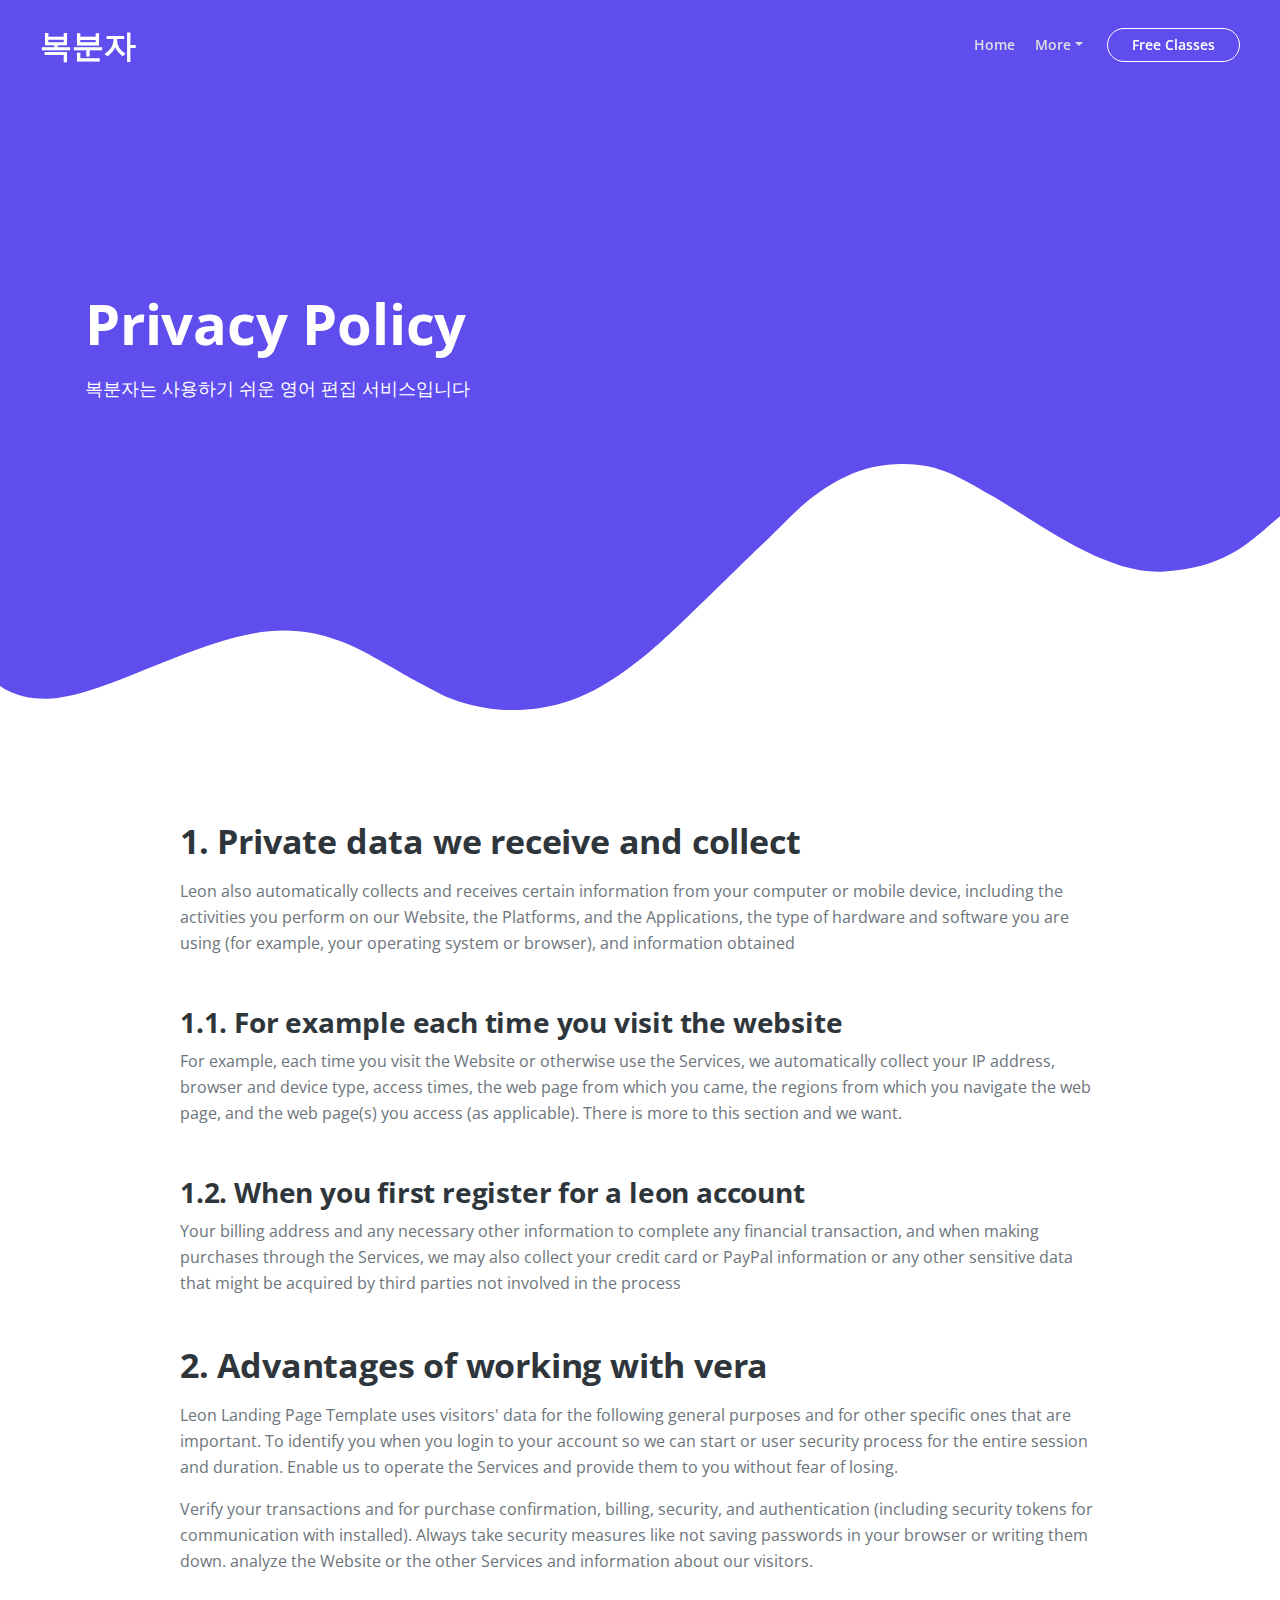
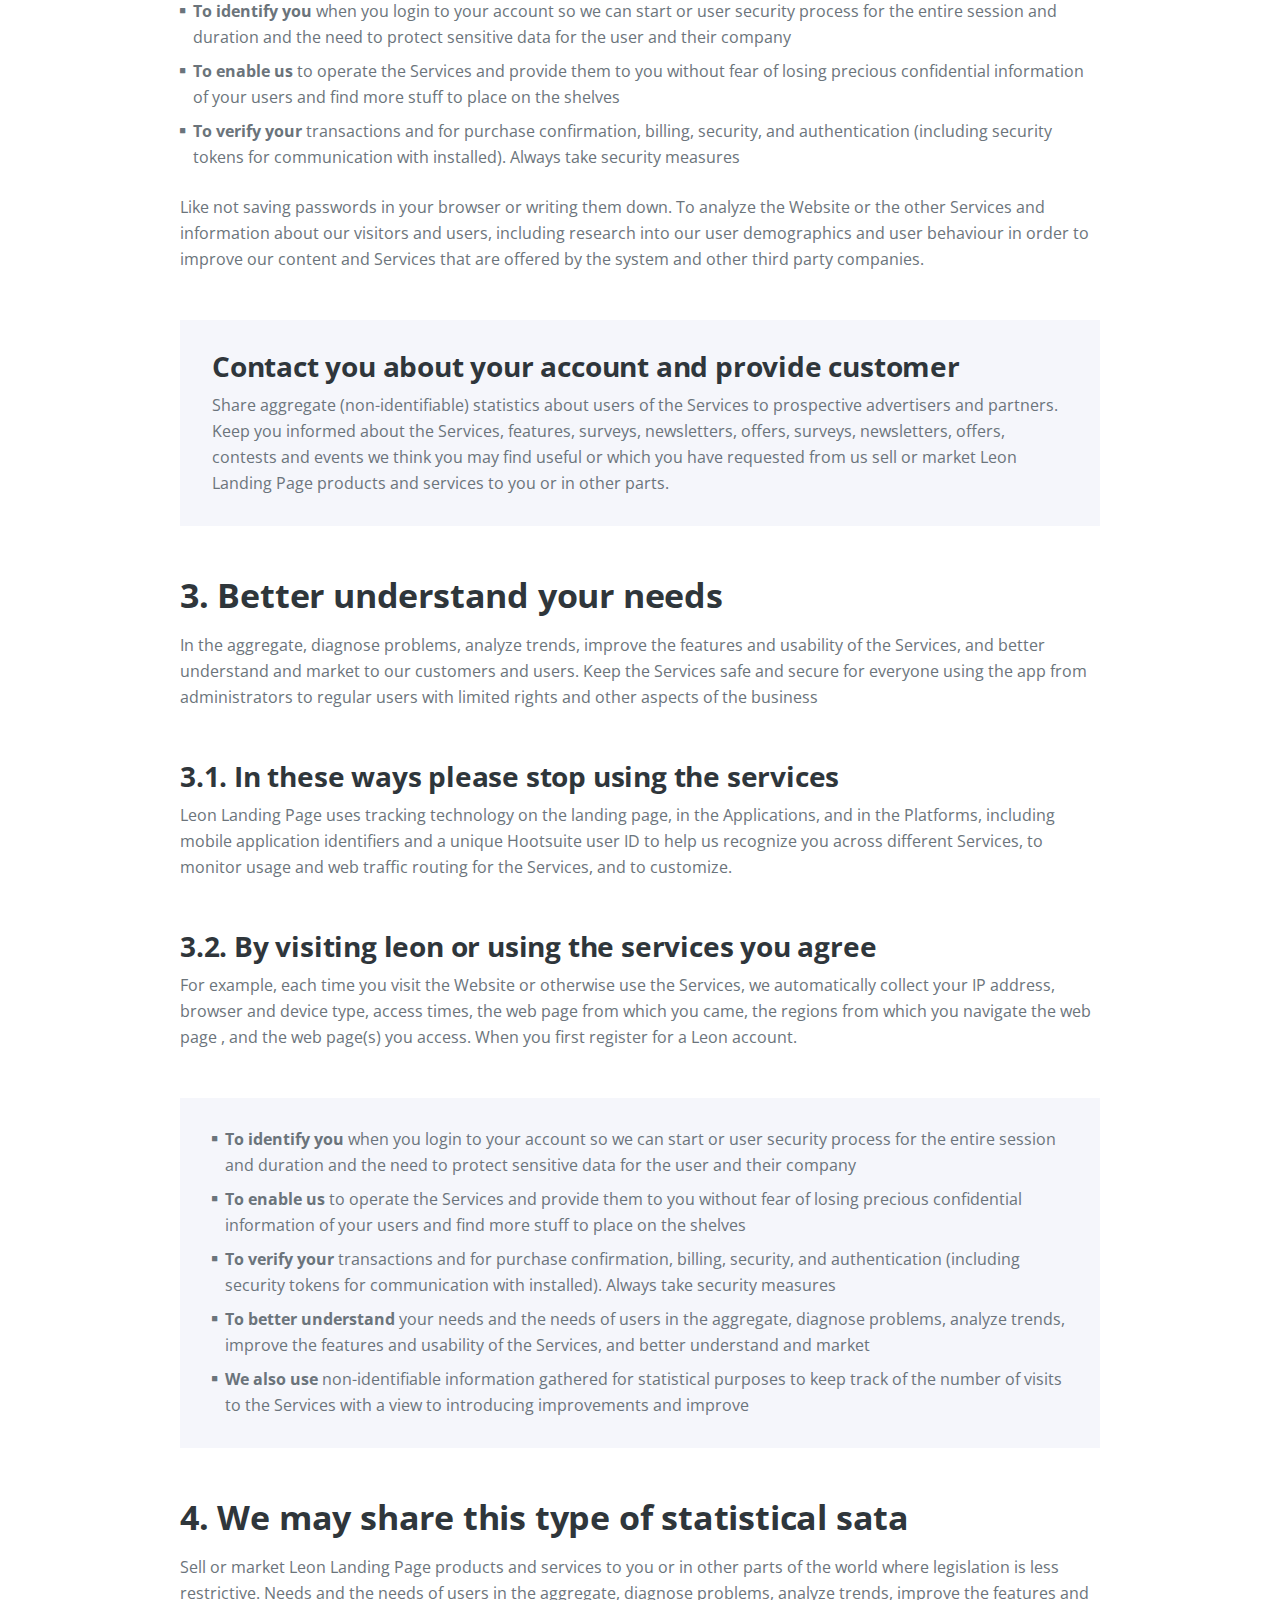
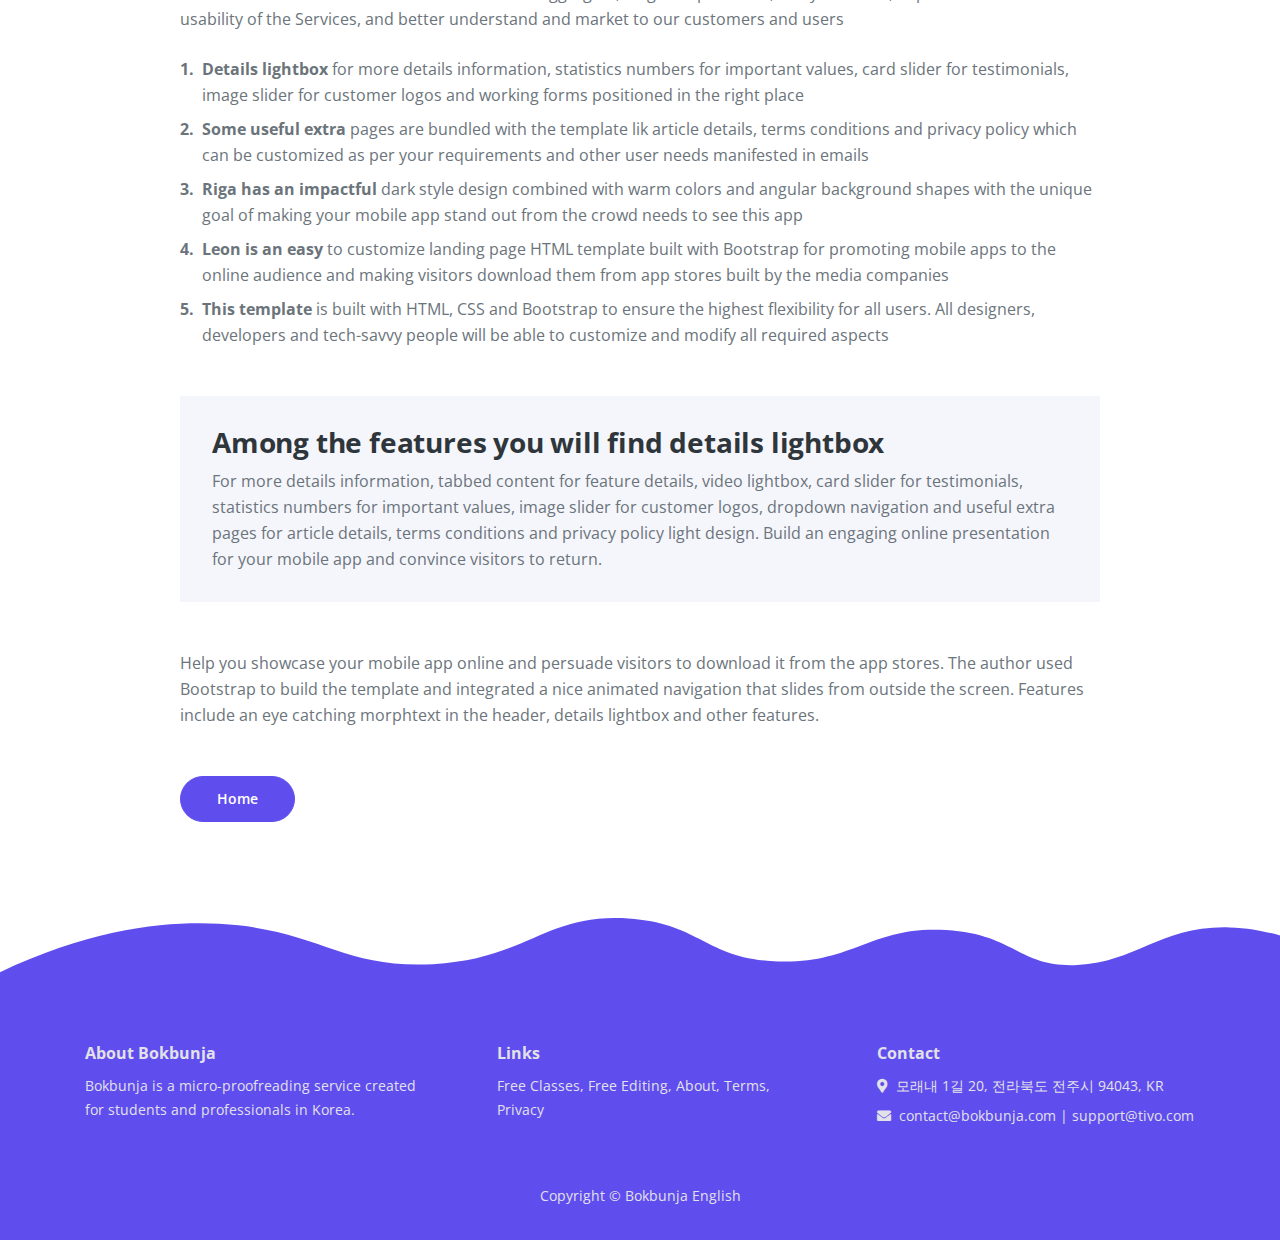
<file: bluebokbunja/privacy.html>
<!DOCTYPE html>
<html lang="en">
<head>
    <meta charset="utf-8">
    <meta name="viewport" content="width=device-width, initial-scale=1, shrink-to-fit=no">
    
    <!-- SEO Meta Tags -->
    <meta name="description" content="Tivo is a Bootstrap HTML template created for SaaS app websites which based on its modern design and engaging features will convince online visitors to become users">
    <meta name="author" content="Inovatik">

    <!-- OG Meta Tags to improve the way the post looks when you share the page on Facebook, Twitter, LinkedIn -->
	<meta property="og:site_name" content="" /> <!-- website name -->
	<meta property="og:site" content="" /> <!-- website link -->
	<meta property="og:title" content=""/> <!-- title shown in the actual shared post -->
	<meta property="og:description" content="" /> <!-- description shown in the actual shared post -->
	<meta property="og:image" content="" /> <!-- image link, make sure it's jpg -->
	<meta property="og:url" content="" /> <!-- where do you want your post to link to -->
	<meta name="twitter:card" content="summary_large_image"> <!-- to have large image post format in Twitter -->

    <!-- Webpage Title -->
    <title>Bokbunja English Service</title>
    
    <!-- Styles -->
    <link href="https://fonts.googleapis.com/css2?family=Open+Sans:ital,wght@0,400;0,600;0,700;1,400&display=swap" rel="stylesheet">
    <link href="css/bootstrap.css" rel="stylesheet">
    <link href="css/fontawesome-all.css" rel="stylesheet">
    <link href="css/swiper.css" rel="stylesheet">
	<link href="css/magnific-popup.css" rel="stylesheet">
	<link href="css/styles.css" rel="stylesheet">
	
	<!-- Favicon  -->
    <link rel="icon" href="images/purplelogo.png">
</head>
<body data-spy="scroll" data-target=".fixed-top">
    
    <!-- Navigation -->
    <nav class="navbar navbar-expand-lg fixed-top navbar-dark">
        <div class="container">
            
            <!-- Text Logo - Use this if you don't have a graphic logo -->
            <!-- <a class="navbar-brand logo-text page-scroll" href="index.html">Tivo</a> -->

            <!-- Image Logo -->
            <!--<a class="navbar-brand logo-image" href="index.html"><img src="images/logo2.svg" alt="BOKBUNJA ENGLISH"></a>-->
            <a class="navbar-brand logo-text page-scroll" href="index.html">복분자</a>
            <button class="navbar-toggler p-0 border-0" type="button" data-toggle="offcanvas">
                <span class="navbar-toggler-icon"></span>
            </button>

            <div class="navbar-collapse offcanvas-collapse" id="navbarsExampleDefault">
                <ul class="navbar-nav ml-auto">
                    <li class="nav-item">
                        <a class="nav-link page-scroll" href="index.html">Home <span class="sr-only">(current)</span></a>
                    <!-- </li>
                    <li class="nav-item">
                        <a class="nav-link page-scroll" href="#features">Features</a>
                    </li>
                    <li class="nav-item">
                        <a class="nav-link page-scroll" href="#details">Count</a>
                    </li>
                    <li class="nav-item">
                        <a class="nav-link page-scroll" href="#pricing">Pricing</a>
                    </li> -->
                    <li class="nav-item dropdown">
                        <a class="nav-link dropdown-toggle" href="#" id="dropdown01" data-toggle="dropdown" aria-haspopup="true" aria-expanded="false">More</a>
                        <div class="dropdown-menu" aria-labelledby="dropdown01">
                            <!-- <a class="dropdown-item page-scroll" href="sign-up.html">Sign Up</a>
                            <div class="dropdown-divider"></div>
                            <a class="dropdown-item page-scroll" href="log-in.html">Log In</a>
                            <div class="dropdown-divider"></div>
                            <a class="dropdown-item page-scroll" href="article.html">Article Details</a>
                            <div class="dropdown-divider"></div> -->
                            <a class="dropdown-item page-scroll" href="terms.html">Terms Conditions</a>
                            <div class="dropdown-divider"></div>
                            <a class="dropdown-item page-scroll" href="privacy.html">Privacy Policy</a>
                        </div>
                    </li>
                </ul>
                <span class="nav-item">
                   <a class="btn-outline-sm page-scroll" href="class-new.html">Free Classes</a>
                </span>
            </div> <!-- end of navbar-collapse -->
        </div> <!-- end of container -->
    </nav> <!-- end of navbar -->
    <!-- end of navigation -->


    <!-- Header -->
    <header id="header" class="header">
        <div class="container">
            <div class="row">
                <div class="col-lg-6">
                    <div class="text-container">
                        <h1 class="h1-large">Privacy Policy</h1>
                        <p class="p-large">복분자는 사용하기 쉬운 영어 편집 서비스입니다</p>
                        <!-- <a class="btn-solid-lg page-scroll" href="#description">Discover</a>
                        <a class="btn-solid-lg page-scroll" href="#pricing">Free Editing</a> -->
                        <!-- <a class="btn-outline-lg" href="sign-up.html">Sign Up</a> -->
                    </div> <!-- end of text-container -->
                </div> <!-- end of div -->
                <div class="col-lg-6">
                    <div class="image-container">
                        <!-- <img class="img-fluid2" src="images/whitelogo_pen.png" alt="alternative"> -->
                    </div> <!-- end of image-container -->
                </div> <!-- end of col -->
            </div> <!-- end of row -->
        </div> <!-- end of container -->
        <svg class="header-decoration" data-name="Layer 3" xmlns="http://www.w3.org/2000/svg" preserveAspectRatio="none" viewBox="0 0 1920 305.139"><defs><style>.cls-1{fill:#ffffff;}</style></defs><title>header-decoration</title><path class="cls-1" d="M1486.486,36.773C1434.531,13.658,1401.068-5.1,1329.052,1.251c-92.939,8.2-152.759,70.189-180.71,89.478-23.154,15.979-134.286,104.091-171.753,128.16-50.559,32.48-98.365,59.228-166.492,67.5-67.648,8.21-124.574-6.25-152.992-18-42.218-17.454-42.218-17.454-90-39-35.411-15.967-81.61-34.073-141.58-34.054-116.6.037-262.78,77.981-354.895,80.062C53.1,275.793,22.75,273.566,0,260.566v44.573H1920V61.316c-36.724,23.238-76.008,61.68-177,65C1655.415,129.2,1556.216,67.8,1486.486,36.773Z" transform="translate(0 0)"/></svg>
    </header> <!-- end of header -->
    <!-- end of header -->


   

    <!-- Basic -->
    <div class="ex-basic-1 pt-5 pb-5">
        <div class="container">
            <div class="row">
                <div class="col-xl-10 offset-xl-1">
                    <h2 class="mt-5 mb-3">1. Private data we receive and collect</h2>
                    <p class="mb-5">Leon also automatically collects and receives certain information from your computer or mobile device, including the activities you perform on our Website, the Platforms, and the Applications, the type of hardware and software you are using (for example, your operating system or browser), and information obtained</p>
                    <h3>1.1. For example each time you visit the website</h3>
                    <p class="mb-5">For example, each time you visit the Website or otherwise use the Services, we automatically collect your IP address, browser and device type, access times, the web page from which you came, the regions from which you navigate the web page, and the web page(s) you access (as applicable). There is more to this section and we want.</p>
                    <h3>1.2. When you first register for a leon account</h3>
                    <p class="mb-5">Your billing address and any necessary other information to complete any financial transaction, and when making purchases through the Services, we may also collect your credit card or PayPal information or any other sensitive data that might be acquired by third parties not involved in the process</p>
                    
                    <h2 class="mb-3">2. Advantages of working with vera</h2>
                    <p>Leon Landing Page Template uses visitors' data for the following general purposes and for other specific ones that are important. To identify you when you login to your account so we can start or user security process for the entire session and duration. Enable us to operate the Services and provide them to you without fear of losing.</p>
                    <p class="mb-4">Verify your transactions and for purchase confirmation, billing, security, and authentication (including security tokens for communication with installed). Always take security measures like not saving passwords in your browser or writing them down. analyze the Website or the other Services and information about our visitors.</p>
                    <ul class="list-unstyled li-space-lg mb-4">
                        <li class="media">
                            <i class="fas fa-square"></i>
                            <div class="media-body"><strong>To identify you</strong> when you login to your account so we can start or user security process for the entire session and duration and the need to protect sensitive data for the user and their company</div>
                        </li>
                        <li class="media">
                            <i class="fas fa-square"></i>
                            <div class="media-body"><strong>To enable us</strong> to operate the Services and provide them to you without fear of losing precious confidential information of your users and find more stuff to place on the shelves</div>
                        </li>
                        <li class="media">
                            <i class="fas fa-square"></i>
                            <div class="media-body"><strong>To verify your</strong> transactions and for purchase confirmation, billing, security, and authentication (including security tokens for communication with installed). Always take security measures</div>
                        </li>
                    </ul>
                    <p class="mb-5">Like not saving passwords in your browser or writing them down. To analyze the Website or the other Services and information about our visitors and users, including research into our user demographics and user behaviour in order to improve our content and Services that are offered by the system and other third party companies.</p>
                    <div class="text-box mb-5">
                        <h3>Contact you about your account and provide customer</h3>
                        <p>Share aggregate (non-identifiable) statistics about users of the Services to prospective advertisers and partners. Keep you informed about the Services, features, surveys, newsletters, offers, surveys, newsletters, offers, contests and events we think you may find useful or which you have requested from us sell or market Leon Landing Page products and services to you or in other parts.</p>
                    </div> <!-- end of text-box -->
                    
                    <h2 class="mb-3">3. Better understand your needs</h2>
                    <p class="mb-5"> In the aggregate, diagnose problems, analyze trends, improve the features and usability of the Services, and better understand and market to our customers and users. Keep the Services safe and secure for everyone using the app from administrators to regular users with limited rights and other aspects of the business</p>
                    <h3>3.1. In these ways please stop using the services</h3>
                    <p class="mb-5">Leon Landing Page uses tracking technology on the landing page, in the Applications, and in the Platforms, including mobile application identifiers and a unique Hootsuite user ID to help us recognize you across different Services, to monitor usage and web traffic routing for the Services, and to customize.</p>
                    <h3>3.2. By visiting leon or using the services you agree</h3>
                    <p class="mb-5">For example, each time you visit the Website or otherwise use the Services, we automatically collect your IP address, browser and device type, access times, the web page from which you came, the regions from which you navigate the web page , and the web page(s) you access. When you first register for a Leon account.</p>
                    <div class="text-box mb-5">
                        <ul class="list-unstyled li-space-lg">
                            <li class="media">
                                <i class="fas fa-square"></i>
                                <div class="media-body"><strong>To identify you</strong> when you login to your account so we can start or user security process for the entire session and duration and the need to protect sensitive data for the user and their company</div>
                            </li>
                            <li class="media">
                                <i class="fas fa-square"></i>
                                <div class="media-body"><strong>To enable us</strong> to operate the Services and provide them to you without fear of losing precious confidential information of your users and find more stuff to place on the shelves</div>
                            </li>
                            <li class="media">
                                <i class="fas fa-square"></i>
                                <div class="media-body"><strong>To verify your</strong> transactions and for purchase confirmation, billing, security, and authentication (including security tokens for communication with installed). Always take security measures</div>
                            </li>
                            <li class="media">
                                <i class="fas fa-square"></i>
                                <div class="media-body"><strong>To better understand</strong> your needs and the needs of users in the aggregate, diagnose problems, analyze trends, improve the features and usability of the Services, and better understand and market</div>
                            </li>
                            <li class="media">
                                <i class="fas fa-square"></i>
                                <div class="media-body"><strong>We also use</strong> non-identifiable information gathered for statistical purposes to keep track of the number of visits to the Services with a view to introducing improvements and improve</div>
                            </li>
                        </ul>
                    </div> <!-- end of text-box -->
                    
                    <h2 class="mb-3">4. We may share this type of statistical sata</h2>
                    <p class="mb-4">Sell or market Leon Landing Page products and services to you or in other parts of the world where legislation is less restrictive. Needs and the needs of users in the aggregate, diagnose problems, analyze trends, improve the features and usability of the Services, and better understand and market to our customers and users</p>
                    <ul class="list-unstyled li-space-lg mb-5">
                        <li class="media">
                            <strong>1.</strong>
                            <div class="media-body"><strong>Details lightbox</strong> for more details information, statistics numbers for important values, card slider for testimonials, image slider for customer logos and working forms positioned in the right place</div>
                        </li>
                        <li class="media">
                            <strong>2.</strong>
                            <div class="media-body"><strong>Some useful extra</strong> pages are bundled with the template lik article details, terms conditions and privacy policy which can be customized as per your requirements and other user needs manifested in emails</div>
                        </li>
                        <li class="media">
                            <strong>3.</strong>
                            <div class="media-body"><strong>Riga has an impactful</strong> dark style design combined with warm colors and angular background shapes with the unique goal of making your mobile app stand out from the crowd needs to see this app</div>
                        </li>
                        <li class="media">
                            <strong>4.</strong>
                            <div class="media-body"><strong>Leon is an easy</strong> to customize landing page HTML template built with Bootstrap for promoting mobile apps to the online audience and making visitors download them from app stores built by the media companies</div>
                        </li>
                        <li class="media">
                            <strong>5.</strong>
                            <div class="media-body"><strong>This template</strong> is built with HTML, CSS and Bootstrap to ensure the highest flexibility for all users. All designers, developers and tech-savvy people will be able to customize and modify all required aspects</div>
                        </li>
                    </ul>
                    
                    <div class="text-box mb-5">
                        <h3>Among the features you will find details lightbox</h3>
                        <p>For more details information, tabbed content for feature details, video lightbox, card slider for testimonials, statistics numbers for important values, image slider for customer logos, dropdown navigation and useful extra pages for article details, terms conditions and privacy policy light design. Build an engaging online presentation for your mobile app and convince visitors to return.</p>
                    </div> <!-- end of text-box -->
                    <p class="mb-5">Help you showcase your mobile app online and persuade visitors to download it from the app stores. The author used Bootstrap to build the template and integrated a nice animated navigation that slides from outside the screen. Features include an eye catching morphtext in the header, details lightbox and other features.</p>
                    
                    <a class="btn-solid-reg mb-5" href="index.html">Home</a>
                </div> <!-- end of col -->
            </div> <!-- end of row -->
        </div> <!-- end of container -->
    </div> <!-- end of ex-basic-1 -->
    <!-- end of basic -->

<!-- Footer -->
<div class="footer-decoration">
    <svg class="footer-frame" data-name="Layer 1" xmlns="http://www.w3.org/2000/svg" preserveAspectRatio="none" viewBox="0 0 1920 115.984"><defs><style>.cls-2{fill:#5f4dee;}</style></defs><title>footer-frame</title><path class="cls-2" d="M1616.28,381.705c-87.656,5.552-93.356-59.62-197.369-67.562-112.391-8.581-137.609,65.077-251.189,60.632-109.57-4.288-116.156-74.017-225.25-83.153-125.171-10.483-150,78.5-293,88.35-136.948,9.437-173.108-68.092-320.83-77.956C255.5,297.133,143,308.1,0,395.564V406.75H1920V324.537c-18-6.507-43.63-14.492-76.1-15.591C1740.655,305.452,1705.829,376.033,1616.28,381.705Z" transform="translate(0 -290.766)"/></svg>
</div> <!-- end of footer-decoration -->
<div class="footer">
    <div class="container">
        <div class="row">
            <div class="col-lg-4">
                <div class="text-container">

                    <h6>About Bokbunja</h6>
                    <p class="p-small">Bokbunja is a micro-proofreading service created for students and professionals in Korea.</p>
                </div> <!-- end of text-container -->
            </div> <!-- end of col -->
            <div class="col-lg-4">
                <div class="text-container second">
                    <h6>Links</h6>
                    <ul class="list-unstyled li-space-lg p-small">
                        <li><a href="class-new.html">Free Classes</a>, <a href="index.html">Free Editing</a>, <a href="log-in.html">About</a>, <a href="terms.html">Terms</a>, <a href="privacy.html">Privacy</a></li>
                        <!-- <li>Menu: <a class="page-scroll" href="#header">Home</a>, <a class="page-scroll" href="#features">Features</a>, <a class="page-scroll" href="#details">Details</a>, <a class="page-scroll" href="#pricing">Pricing</a></li> -->
                    </ul>
                </div> <!-- end of text-container -->
            </div> <!-- end of col -->
            <div class="col-lg-4">
                <div class="text-container third">
                    <h6>Contact</h6>
                    <ul class="list-unstyled li-space-lg p-small">
                        <li><i class="fas fa-map-marker-alt"></i>모래내 1길 20, 전라북도 전주시 94043, KR</li>
                        <li><i class="fas fa-envelope"></i><a href="mailto:contact@tivo.com">contact@bokbunja.com</a> | <a href="mailto:contact@tivo.com">support@tivo.com</a></li>
                    </ul>
                </div> <!-- end of text-container -->
            </div> <!-- end of col -->
        </div> <!-- end of row -->
    </div> <!-- end of container -->
</div> <!-- end of footer -->  
<!-- end of footer -->


<!-- Copyright -->
<div class="copyright">
    <div class="container">
        <div class="row">
            <div class="col-lg-12">
                <p class="p-small">Copyright © <a href="https://inovatik.com">Bokbunja English</a></p>
            </div> <!-- end of col -->
        </div> <!-- enf of row -->
    </div> <!-- end of container -->
</div> <!-- end of copyright --> 
<!-- end of copyright -->

    
<!-- Scripts -->
<script src="js/jquery.min.js"></script> <!-- jQuery for Bootstrap's JavaScript plugins -->
<script src="js/bootstrap.min.js"></script> <!-- Bootstrap framework -->
<script src="js/jquery.easing.min.js"></script> <!-- jQuery Easing for smooth scrolling between anchors -->
<script src="js/swiper.min.js"></script> <!-- Swiper for image and text sliders -->
<script src="js/jquery.magnific-popup.js"></script> <!-- Magnific Popup for lightboxes -->
<script src="js/scripts.js"></script> <!-- Custom scripts -->
</body>
</html>
</file>
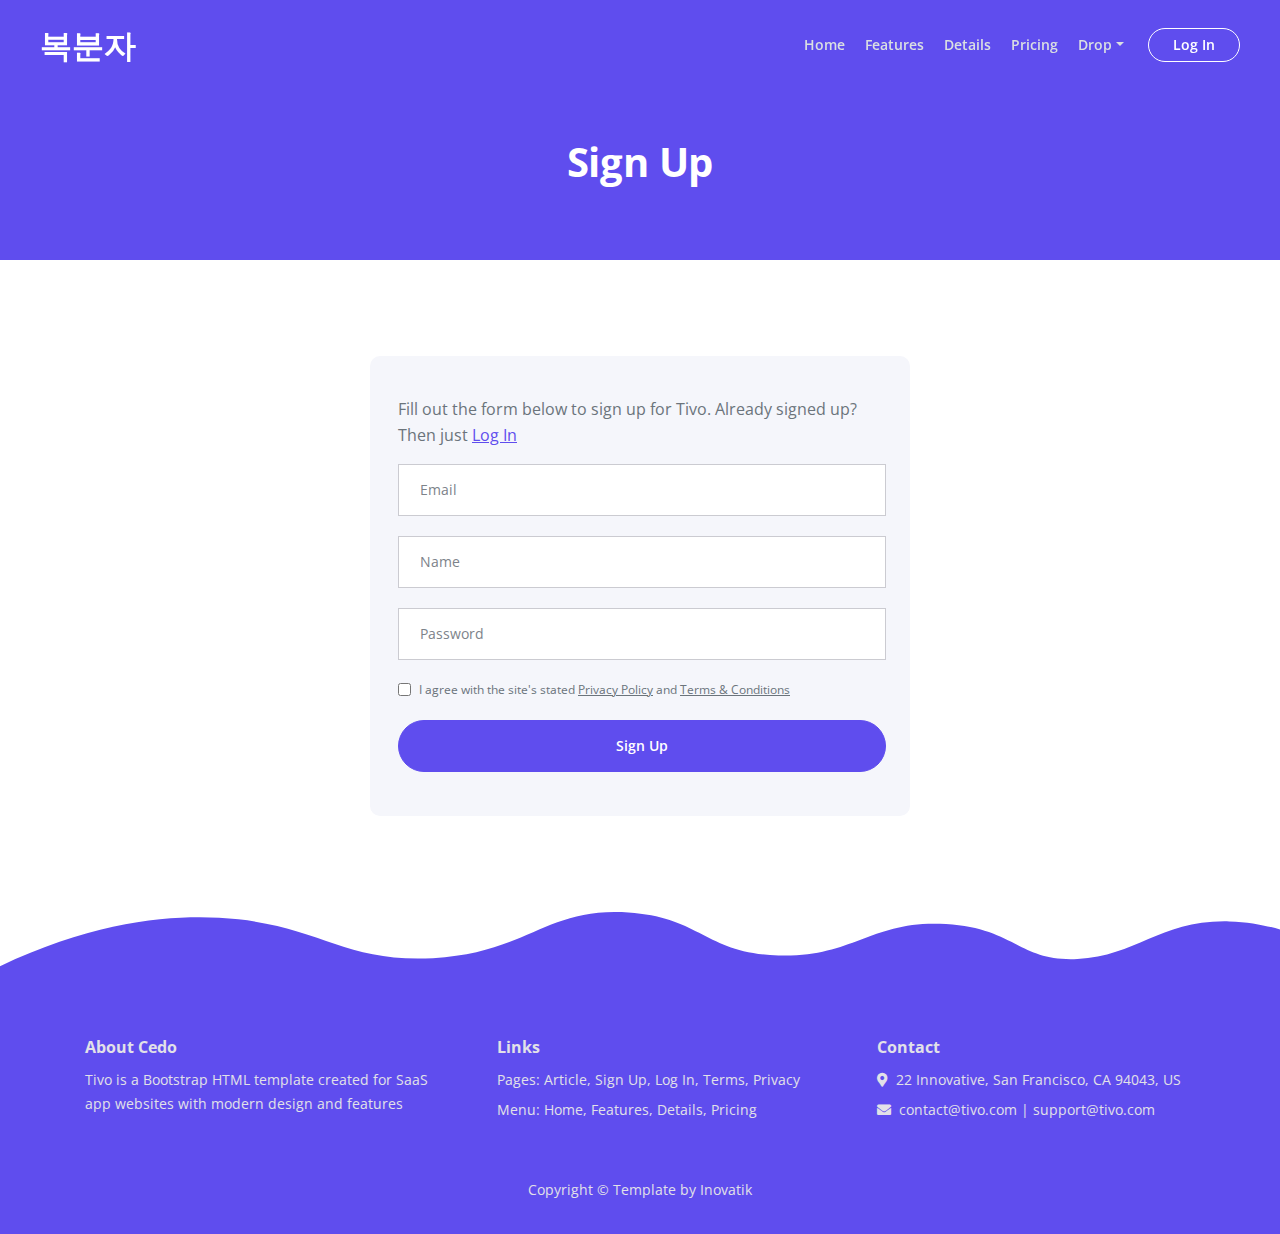
<file: bluebokbunja/sign-up.html>
<!DOCTYPE html>
<html lang="en">
<head>
    <meta charset="utf-8">
    <meta name="viewport" content="width=device-width, initial-scale=1, shrink-to-fit=no">
    
    <!-- SEO Meta Tags -->
    <meta name="description" content="Tivo is a Bootstrap HTML template created for SaaS app websites which based on its modern design and engaging features will convince online visitors to become users">
    <meta name="author" content="Inovatik">

    <!-- OG Meta Tags to improve the way the post looks when you share the page on Facebook, Twitter, LinkedIn -->
	<meta property="og:site_name" content="" /> <!-- website name -->
	<meta property="og:site" content="" /> <!-- website link -->
	<meta property="og:title" content=""/> <!-- title shown in the actual shared post -->
	<meta property="og:description" content="" /> <!-- description shown in the actual shared post -->
	<meta property="og:image" content="" /> <!-- image link, make sure it's jpg -->
	<meta property="og:url" content="" /> <!-- where do you want your post to link to -->
	<meta name="twitter:card" content="summary_large_image"> <!-- to have large image post format in Twitter -->

    <!-- Webpage Title -->
    <title>Sign Up - Tivo</title>
    
    <!-- Styles -->
    <link href="https://fonts.googleapis.com/css2?family=Open+Sans:ital,wght@0,400;0,600;0,700;1,400&display=swap" rel="stylesheet">
    <link href="css/bootstrap.css" rel="stylesheet">
    <link href="css/fontawesome-all.css" rel="stylesheet">
    <link href="css/swiper.css" rel="stylesheet">
	<link href="css/magnific-popup.css" rel="stylesheet">
	<link href="css/styles.css" rel="stylesheet">
	
	<!-- Favicon  -->
    <link rel="icon" href="images/favicon.png">
</head>
<body data-spy="scroll" data-target=".fixed-top">
    
    <!-- Navigation -->
    <nav class="navbar navbar-expand-lg fixed-top navbar-dark">
        <div class="container">
            
            <!-- Text Logo - Use this if you don't have a graphic logo -->
            <!-- <a class="navbar-brand logo-text page-scroll" href="index.html">Tivo</a> -->

            <!-- Image Logo -->
            <!--<a class="navbar-brand logo-image" href="index.html"><img src="images/logo.svg" alt="alternative"></a>-->
            <a class="navbar-brand logo-text page-scroll" href="index.html">복분자</a>
            
            <button class="navbar-toggler p-0 border-0" type="button" data-toggle="offcanvas">
                <span class="navbar-toggler-icon"></span>
            </button>

            <div class="navbar-collapse offcanvas-collapse" id="navbarsExampleDefault">
                <ul class="navbar-nav ml-auto">
                    <li class="nav-item">
                        <a class="nav-link page-scroll" href="index.html">Home <span class="sr-only">(current)</span></a>
                    </li>
                    <li class="nav-item">
                        <a class="nav-link page-scroll" href="index.html#features">Features</a>
                    </li>
                    <li class="nav-item">
                        <a class="nav-link page-scroll" href="index.html#details">Details</a>
                    </li>
                    <li class="nav-item">
                        <a class="nav-link page-scroll" href="index.html#pricing">Pricing</a>
                    </li>
                    <li class="nav-item dropdown">
                        <a class="nav-link dropdown-toggle" href="#" id="dropdown01" data-toggle="dropdown" aria-haspopup="true" aria-expanded="false">Drop</a>
                        <div class="dropdown-menu" aria-labelledby="dropdown01">
                            <a class="dropdown-item page-scroll" href="sign-up.html">Sign Up</a>
                            <div class="dropdown-divider"></div>
                            <a class="dropdown-item page-scroll" href="log-in.html">Log In</a>
                            <div class="dropdown-divider"></div>
                            <a class="dropdown-item page-scroll" href="article.html">Article Details</a>
                            <div class="dropdown-divider"></div>
                            <a class="dropdown-item page-scroll" href="terms.html">Terms Conditions</a>
                            <div class="dropdown-divider"></div>
                            <a class="dropdown-item page-scroll" href="privacy.html">Privacy Policy</a>
                        </div>
                    </li>
                </ul>
                <span class="nav-item">
                    <a class="btn-outline-sm" href="log-in.html">Log In</a>
                </span>
            </div> <!-- end of navbar-collapse -->
        </div> <!-- end of container -->
    </nav> <!-- end of navbar -->
    <!-- end of navigation -->


    <!-- Header -->
    <header class="ex-header">
        <div class="container">
            <div class="row">
                <div class="col-xl-10 offset-xl-1">
                    <h1 class="text-center">Sign Up</h1>
                </div> <!-- end of col -->
            </div> <!-- end of row -->
        </div> <!-- end of container -->
    </header> <!-- end of ex-header -->
    <!-- end of header -->
    
    
    <!-- Basic -->
    <div class="ex-form-1 pt-5 pb-5">
        <div class="container">
            <div class="row">
                <div class="col-xl-6 offset-xl-3">
                    <div class="text-box mt-5 mb-5">
                        <p>Fill out the form below to sign up for Tivo. Already signed up? Then just <a class="blue" href="log-in.html">Log In</a></p>

                        <!-- Sign Up Form -->
                        <form id="signUpForm">
                            <div class="form-group">
                                <input type="email" class="form-control-input" id="email" required>
                                <label class="label-control" for="email">Email</label>
                            </div>
                            <div class="form-group">
                                <input type="text" class="form-control-input" id="name" required>
                                <label class="label-control" for="name">Name</label>
                            </div>
                            <div class="form-group">
                                <input type="text" class="form-control-input" id="password" required>
                                <label class="label-control" for="password">Password</label>
                            </div>
                            <div class="form-group checkbox">
                                <input type="checkbox" id="terms" value="Agreed-to-Terms" required>I agree with the site's stated <a href="privacy.html">Privacy Policy</a> and <a href="conditions.html">Terms & Conditions</a>
                            </div>
                            <div class="form-group">
                                <button type="submit" class="form-control-submit-button">Sign Up</button>
                            </div>
                        </form>
                        <!-- end of sign up form -->

                    </div> <!-- end of text-box -->
                </div> <!-- end of col -->
            </div> <!-- end of row -->
        </div> <!-- end of container -->
    </div> <!-- end of ex-basic-1 -->
    <!-- end of basic -->


    <!-- Footer -->
    <div class="footer-decoration">
        <svg class="footer-frame" data-name="Layer 1" xmlns="http://www.w3.org/2000/svg" preserveAspectRatio="none" viewBox="0 0 1920 115.984"><defs><style>.cls-2{fill:#5f4dee;}</style></defs><title>footer-frame</title><path class="cls-2" d="M1616.28,381.705c-87.656,5.552-93.356-59.62-197.369-67.562-112.391-8.581-137.609,65.077-251.189,60.632-109.57-4.288-116.156-74.017-225.25-83.153-125.171-10.483-150,78.5-293,88.35-136.948,9.437-173.108-68.092-320.83-77.956C255.5,297.133,143,308.1,0,395.564V406.75H1920V324.537c-18-6.507-43.63-14.492-76.1-15.591C1740.655,305.452,1705.829,376.033,1616.28,381.705Z" transform="translate(0 -290.766)"/></svg>
    </div> <!-- end of footer-decoration -->
    <div class="footer">
        <div class="container">
            <div class="row">
                <div class="col-lg-4">
                    <div class="text-container">
                        <h6>About Cedo</h6>
                        <p class="p-small">Tivo is a Bootstrap HTML template created for SaaS app websites with modern design and features</p>
                    </div> <!-- end of text-container -->
                </div> <!-- end of col -->
                <div class="col-lg-4">
                    <div class="text-container second">
                        <h6>Links</h6>
                        <ul class="list-unstyled li-space-lg p-small">
                            <li>Pages: <a href="terms.html">Article</a>, <a href="sign-up.html">Sign Up</a>, <a href="log-in.html">Log In</a>, <a href="terms.html">Terms</a>, <a href="privacy.html">Privacy</a></li>
                            <li>Menu: <a class="page-scroll" href="#header">Home</a>, <a class="page-scroll" href="#features">Features</a>, <a class="page-scroll" href="#details">Details</a>, <a class="page-scroll" href="#pricing">Pricing</a></li>
                        </ul>
                    </div> <!-- end of text-container -->
                </div> <!-- end of col -->
                <div class="col-lg-4">
                    <div class="text-container third">
                        <h6>Contact</h6>
                        <ul class="list-unstyled li-space-lg p-small">
                            <li><i class="fas fa-map-marker-alt"></i>22 Innovative, San Francisco, CA 94043, US</li>
                            <li><i class="fas fa-envelope"></i><a href="mailto:contact@tivo.com">contact@tivo.com</a> | <a href="mailto:contact@tivo.com">support@tivo.com</a></li>
                        </ul>
                    </div> <!-- end of text-container -->
                </div> <!-- end of col -->
            </div> <!-- end of row -->
        </div> <!-- end of container -->
    </div> <!-- end of footer -->  
    <!-- end of footer -->


    <!-- Copyright -->
    <div class="copyright">
        <div class="container">
            <div class="row">
                <div class="col-lg-12">
                    <p class="p-small">Copyright © <a href="https://inovatik.com">Template by Inovatik</a></p>
                </div> <!-- end of col -->
            </div> <!-- enf of row -->
        </div> <!-- end of container -->
    </div> <!-- end of copyright --> 
    <!-- end of copyright -->
    
    	
    <!-- Scripts -->
    <script src="js/jquery.min.js"></script> <!-- jQuery for Bootstrap's JavaScript plugins -->
    <script src="js/bootstrap.min.js"></script> <!-- Bootstrap framework -->
    <script src="js/jquery.easing.min.js"></script> <!-- jQuery Easing for smooth scrolling between anchors -->
    <script src="js/swiper.min.js"></script> <!-- Swiper for image and text sliders -->
    <script src="js/jquery.magnific-popup.js"></script> <!-- Magnific Popup for lightboxes -->
    <script src="js/scripts.js"></script> <!-- Custom scripts -->
</body>
</html>
</file>
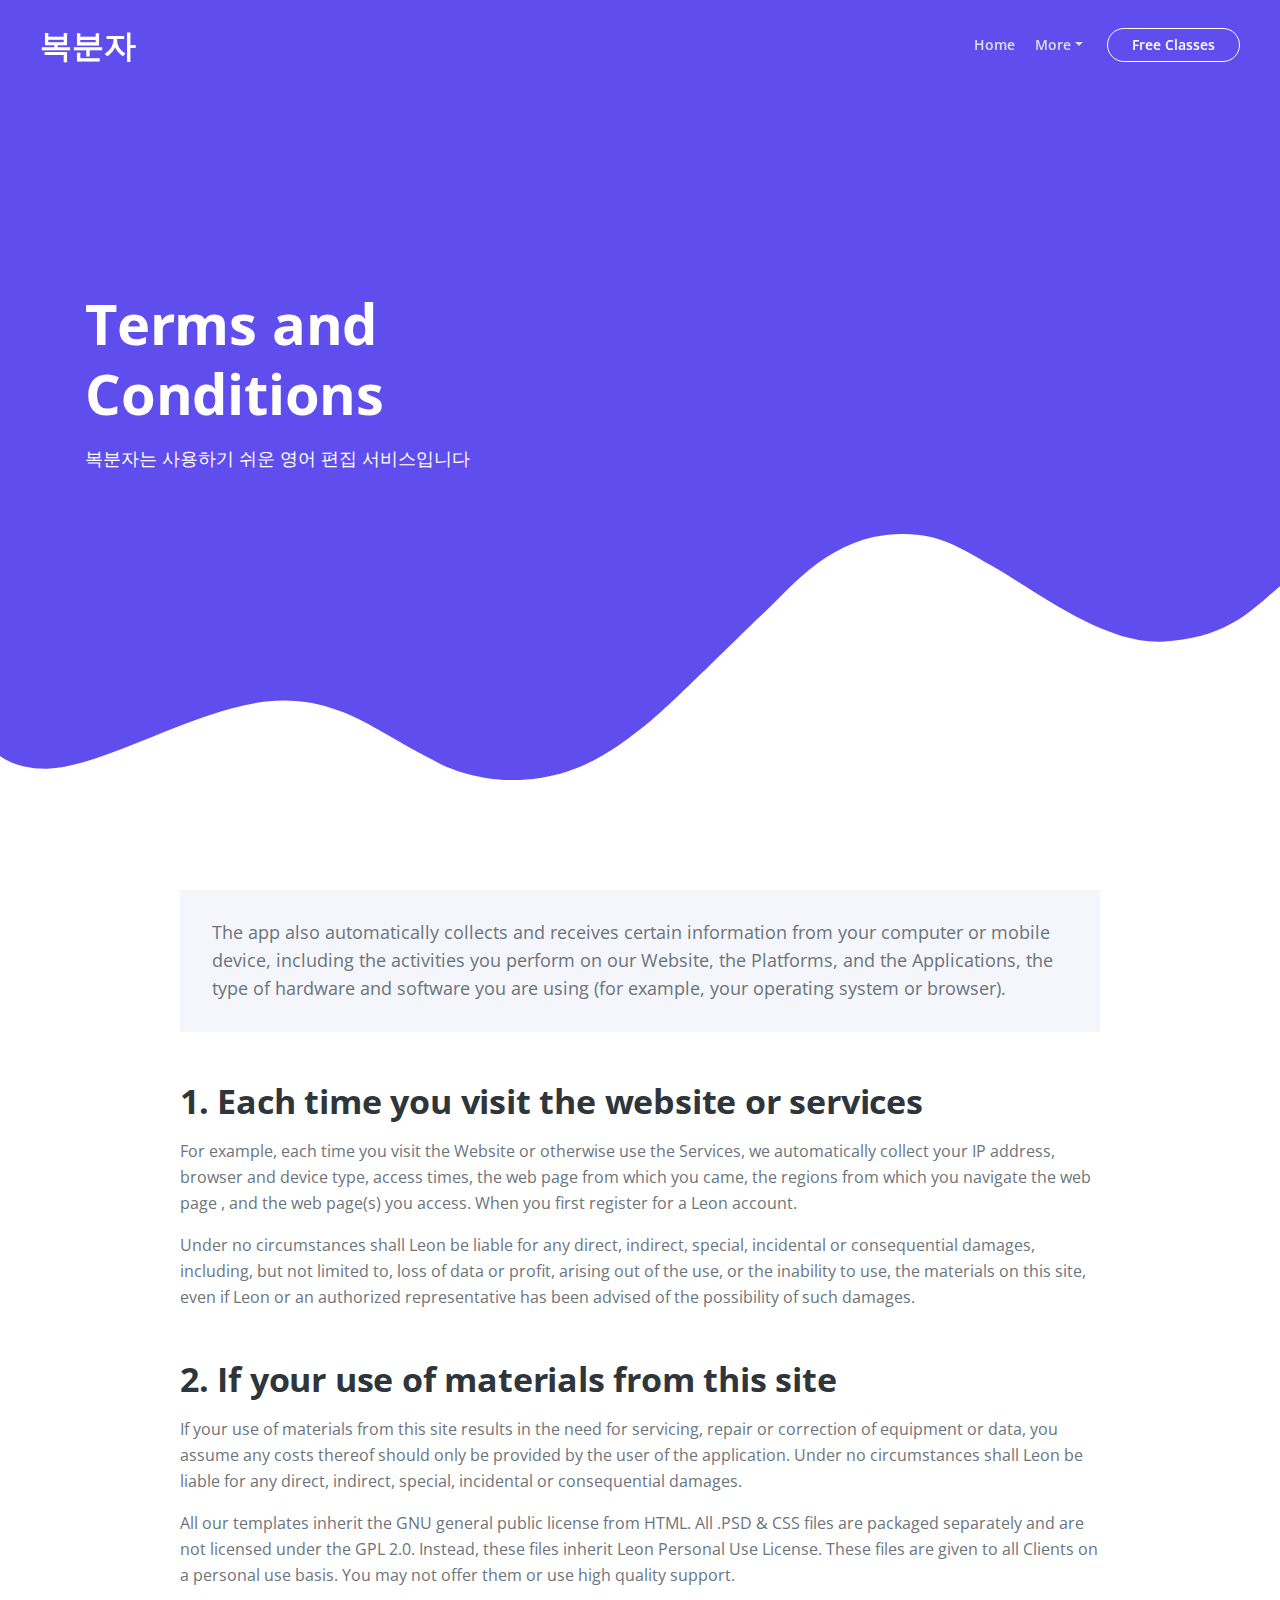
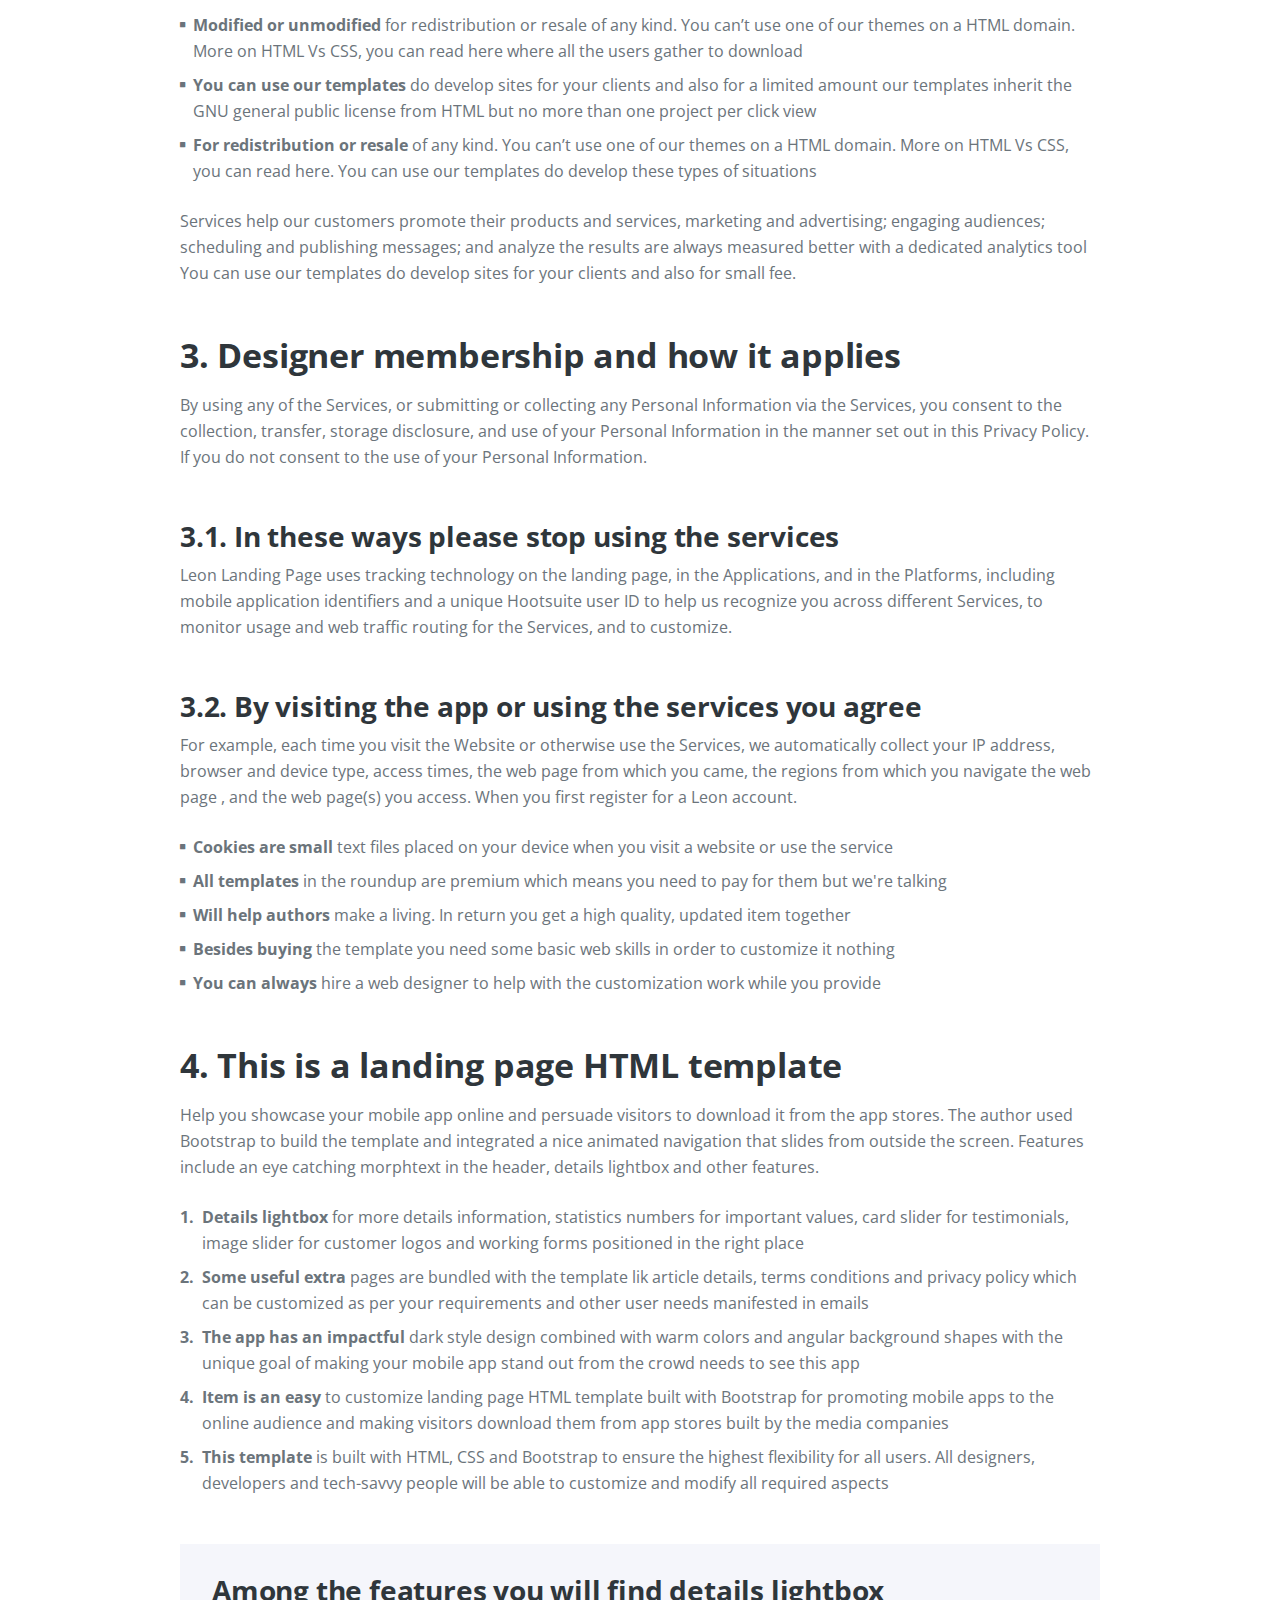
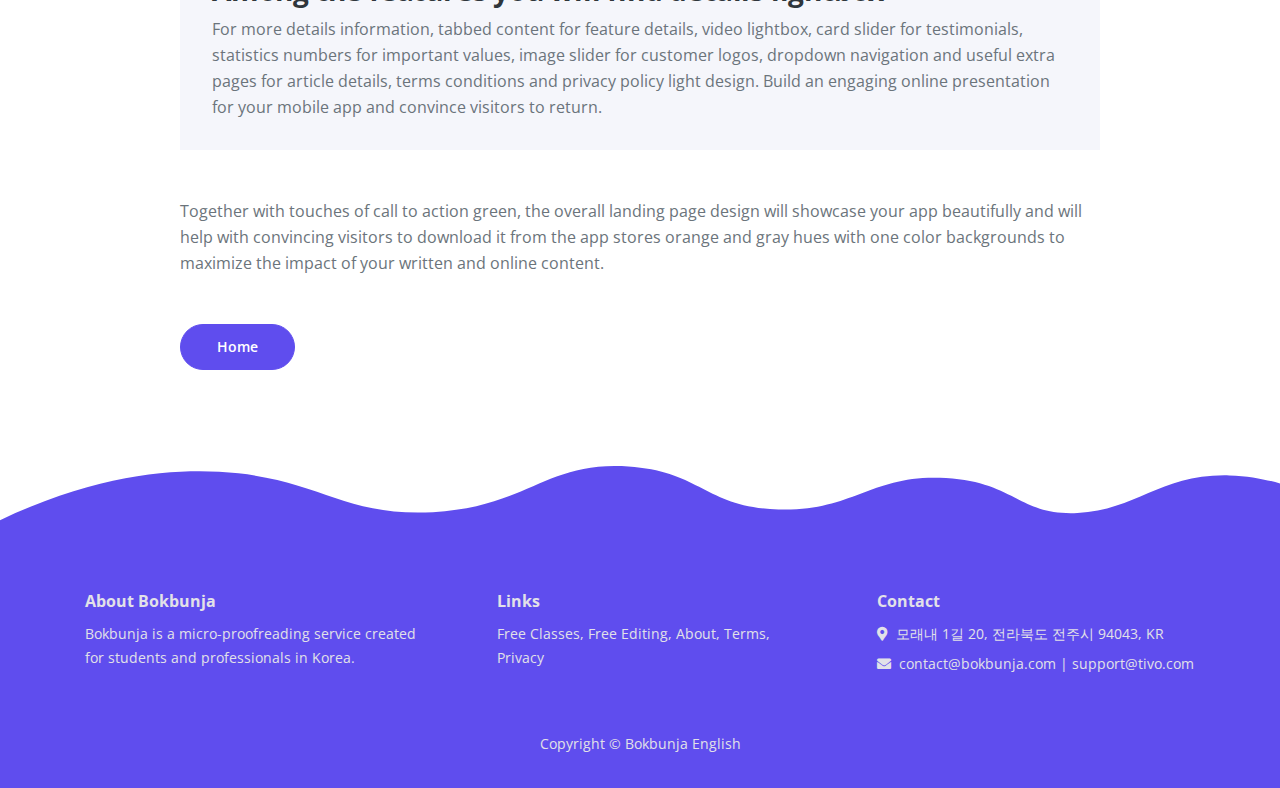
<file: bluebokbunja/terms.html>
<!DOCTYPE html>
<html lang="en">
<head>
    <meta charset="utf-8">
    <meta name="viewport" content="width=device-width, initial-scale=1, shrink-to-fit=no">
    
    <!-- SEO Meta Tags -->
    <meta name="description" content="Tivo is a Bootstrap HTML template created for SaaS app websites which based on its modern design and engaging features will convince online visitors to become users">
    <meta name="author" content="Inovatik">

    <!-- OG Meta Tags to improve the way the post looks when you share the page on Facebook, Twitter, LinkedIn -->
	<meta property="og:site_name" content="" /> <!-- website name -->
	<meta property="og:site" content="" /> <!-- website link -->
	<meta property="og:title" content=""/> <!-- title shown in the actual shared post -->
	<meta property="og:description" content="" /> <!-- description shown in the actual shared post -->
	<meta property="og:image" content="" /> <!-- image link, make sure it's jpg -->
	<meta property="og:url" content="" /> <!-- where do you want your post to link to -->
	<meta name="twitter:card" content="summary_large_image"> <!-- to have large image post format in Twitter -->

    <!-- Webpage Title -->
    <title>Bokbunja English Service</title>
    
    <!-- Styles -->
    <link href="https://fonts.googleapis.com/css2?family=Open+Sans:ital,wght@0,400;0,600;0,700;1,400&display=swap" rel="stylesheet">
    <link href="css/bootstrap.css" rel="stylesheet">
    <link href="css/fontawesome-all.css" rel="stylesheet">
    <link href="css/swiper.css" rel="stylesheet">
	<link href="css/magnific-popup.css" rel="stylesheet">
	<link href="css/styles.css" rel="stylesheet">
	
	<!-- Favicon  -->
    <link rel="icon" href="images/purplelogo.png">
</head>
<body data-spy="scroll" data-target=".fixed-top">
    
    <!-- Navigation -->
    <nav class="navbar navbar-expand-lg fixed-top navbar-dark">
        <div class="container">
            
            <!-- Text Logo - Use this if you don't have a graphic logo -->
            <!-- <a class="navbar-brand logo-text page-scroll" href="index.html">Tivo</a> -->

            <!-- Image Logo -->
            <!--<a class="navbar-brand logo-image" href="index.html"><img src="images/logo2.svg" alt="BOKBUNJA ENGLISH"></a>-->
            <a class="navbar-brand logo-text page-scroll" href="index.html">복분자</a>
            <button class="navbar-toggler p-0 border-0" type="button" data-toggle="offcanvas">
                <span class="navbar-toggler-icon"></span>
            </button>

            <div class="navbar-collapse offcanvas-collapse" id="navbarsExampleDefault">
                <ul class="navbar-nav ml-auto">
                    <li class="nav-item">
                        <a class="nav-link page-scroll" href="index.html">Home <span class="sr-only">(current)</span></a>
                    <!-- </li>
                    <li class="nav-item">
                        <a class="nav-link page-scroll" href="#features">Features</a>
                    </li>
                    <li class="nav-item">
                        <a class="nav-link page-scroll" href="#details">Count</a>
                    </li>
                    <li class="nav-item">
                        <a class="nav-link page-scroll" href="#pricing">Pricing</a>
                    </li> -->
                    <li class="nav-item dropdown">
                        <a class="nav-link dropdown-toggle" href="#" id="dropdown01" data-toggle="dropdown" aria-haspopup="true" aria-expanded="false">More</a>
                        <div class="dropdown-menu" aria-labelledby="dropdown01">
                            <!-- <a class="dropdown-item page-scroll" href="sign-up.html">Sign Up</a>
                            <div class="dropdown-divider"></div>
                            <a class="dropdown-item page-scroll" href="log-in.html">Log In</a>
                            <div class="dropdown-divider"></div>
                            <a class="dropdown-item page-scroll" href="article.html">Article Details</a>
                            <div class="dropdown-divider"></div> -->
                            <a class="dropdown-item page-scroll" href="terms.html">Terms Conditions</a>
                            <div class="dropdown-divider"></div>
                            <a class="dropdown-item page-scroll" href="privacy.html">Privacy Policy</a>
                        </div>
                    </li>
                </ul>
                <span class="nav-item">
                   <a class="btn-outline-sm page-scroll" href="class-new.html">Free Classes</a>
                </span>
            </div> <!-- end of navbar-collapse -->
        </div> <!-- end of container -->
    </nav> <!-- end of navbar -->
    <!-- end of navigation -->


    <!-- Header -->
    <header id="header" class="header">
        <div class="container">
            <div class="row">
                <div class="col-lg-6">
                    <div class="text-container">
                        <h1 class="h1-large">Terms and Conditions</h1>
                        <p class="p-large">복분자는 사용하기 쉬운 영어 편집 서비스입니다</p>
                        <!-- <a class="btn-solid-lg page-scroll" href="#description">Discover</a>
                        <a class="btn-solid-lg page-scroll" href="#pricing">Free Editing</a> -->
                        <!-- <a class="btn-outline-lg" href="sign-up.html">Sign Up</a> -->
                    </div> <!-- end of text-container -->
                </div> <!-- end of div -->
                <div class="col-lg-6">
                    <div class="image-container">
                        <!-- <img class="img-fluid2" src="images/whitelogo_pen.png" alt="alternative"> -->
                    </div> <!-- end of image-container -->
                </div> <!-- end of col -->
            </div> <!-- end of row -->
        </div> <!-- end of container -->
        <svg class="header-decoration" data-name="Layer 3" xmlns="http://www.w3.org/2000/svg" preserveAspectRatio="none" viewBox="0 0 1920 305.139"><defs><style>.cls-1{fill:#ffffff;}</style></defs><title>header-decoration</title><path class="cls-1" d="M1486.486,36.773C1434.531,13.658,1401.068-5.1,1329.052,1.251c-92.939,8.2-152.759,70.189-180.71,89.478-23.154,15.979-134.286,104.091-171.753,128.16-50.559,32.48-98.365,59.228-166.492,67.5-67.648,8.21-124.574-6.25-152.992-18-42.218-17.454-42.218-17.454-90-39-35.411-15.967-81.61-34.073-141.58-34.054-116.6.037-262.78,77.981-354.895,80.062C53.1,275.793,22.75,273.566,0,260.566v44.573H1920V61.316c-36.724,23.238-76.008,61.68-177,65C1655.415,129.2,1556.216,67.8,1486.486,36.773Z" transform="translate(0 0)"/></svg>
    </header> <!-- end of header -->
    <!-- end of header -->


   

    <!-- Basic -->
    <div class="ex-basic-1 pt-5 pb-5">
        <div class="container">
            <div class="row">
                <div class="col-xl-10 offset-xl-1">
                    <div class="text-box mt-5 mb-5">
                        <p class="p-large">The app also automatically collects and receives certain information from your computer or mobile device, including the activities you perform on our Website, the Platforms, and the Applications, the type of hardware and software you are using (for example, your operating system or browser).</p>
                    </div> <!-- end of text-box -->

                    <h2 class="mb-3">1. Each time you visit the website or services</h2>
                    <p>For example, each time you visit the Website or otherwise use the Services, we automatically collect your IP address, browser and device type, access times, the web page from which you came, the regions from which you navigate the web page , and the web page(s) you access. When you first register for a Leon account.</p>
                    <p class="mb-5">Under no circumstances shall Leon be liable for any direct, indirect, special, incidental or consequential damages, including, but not limited to, loss of data or profit, arising out of the use, or the inability to use, the materials on this site, even if Leon or an authorized representative has been advised of the possibility of such damages.</p>

                    <h2 class="mb-3">2. If your use of materials from this site</h2>
                    <p>If your use of materials from this site results in the need for servicing, repair or correction of equipment or data, you assume any costs thereof should only be provided by the user of the application. Under no circumstances shall Leon be liable for any direct, indirect, special, incidental or consequential damages.</p>
                    <p class="mb-4">All our templates inherit the GNU general public license from HTML. All .PSD & CSS files are packaged separately and are not licensed under the GPL 2.0. Instead, these files inherit Leon Personal Use License. These files are given to all Clients on a personal use basis. You may not offer them or use high quality support.</p>
                    <ul class="list-unstyled li-space-lg mb-4">
                        <li class="media">
                            <i class="fas fa-square"></i>
                            <div class="media-body"><strong>Modified or unmodified</strong> for redistribution or resale of any kind. You can’t use one of our themes on a HTML domain. More on HTML Vs CSS, you can read here where all the users gather to download</div>
                        </li>
                        <li class="media">
                            <i class="fas fa-square"></i>
                            <div class="media-body"><strong>You can use our templates</strong>  do develop sites for your clients and also for a limited amount our templates inherit the GNU general public license from HTML but no more than one project per click view</div>
                        </li>
                        <li class="media">
                            <i class="fas fa-square"></i>
                            <div class="media-body"><strong>For redistribution or resale</strong> of any kind. You can’t use one of our themes on a HTML domain. More on HTML Vs CSS, you can read here. You can use our templates do develop these types of situations</div>
                        </li>
                    </ul>
                    <p class="mb-5">Services help our customers promote their products and services, marketing and advertising; engaging audiences; scheduling and publishing messages; and analyze the results are always measured better with a dedicated analytics tool You can use our templates do develop sites for your clients and also for small fee.</p>

                    <h2 class="mb-3">3. Designer membership and how it applies</h2>
                    <p class="mb-5">By using any of the Services, or submitting or collecting any Personal Information via the Services, you consent to the collection, transfer, storage disclosure, and use of your Personal Information in the manner set out in this Privacy Policy. If you do not consent to the use of your Personal Information.</p>
                    <h3>3.1. In these ways please stop using the services</h3>
                    <p class="mb-5">Leon Landing Page uses tracking technology on the landing page, in the Applications, and in the Platforms, including mobile application identifiers and a unique Hootsuite user ID to help us recognize you across different Services, to monitor usage and web traffic routing for the Services, and to customize.</p>
                    <h3>3.2. By visiting the app or using the services you agree</h3>
                    <p class="mb-4">For example, each time you visit the Website or otherwise use the Services, we automatically collect your IP address, browser and device type, access times, the web page from which you came, the regions from which you navigate the web page , and the web page(s) you access. When you first register for a Leon account.</p>
                    <ul class="list-unstyled li-space-lg mb-5">
                        <li class="media">
                            <i class="fas fa-square"></i>
                            <div class="media-body"><strong>Cookies are small</strong> text files placed on your device when you visit a website or use the service</div>
                        </li>
                        <li class="media">
                            <i class="fas fa-square"></i>
                            <div class="media-body"><strong>All templates</strong> in the roundup are premium which means you need to pay for them but we're talking</div>
                        </li>
                        <li class="media">
                            <i class="fas fa-square"></i>
                            <div class="media-body"><strong>Will help authors </strong> make a living. In return you get a high quality, updated item together</div>
                        </li>
                        <li class="media">
                            <i class="fas fa-square"></i>
                            <div class="media-body"><strong>Besides buying</strong> the template you need some basic web skills in order to customize it nothing</div>
                        </li>
                        <li class="media">
                            <i class="fas fa-square"></i>
                            <div class="media-body"><strong>You can always</strong> hire a web designer to help with the customization work while you provide</div>
                        </li>
                    </ul>
                    
                    <h2 class="mb-3">4. This is a landing page HTML template</h2>
                    <p class="mb-4">Help you showcase your mobile app online and persuade visitors to download it from the app stores. The author used Bootstrap to build the template and integrated a nice animated navigation that slides from outside the screen. Features include an eye catching morphtext in the header, details lightbox and other features.</p>
                    <ul class="list-unstyled li-space-lg mb-5">
                        <li class="media">
                            <strong>1.</strong>
                            <div class="media-body"><strong>Details lightbox</strong> for more details information, statistics numbers for important values, card slider for testimonials, image slider for customer logos and working forms positioned in the right place</div>
                        </li>
                        <li class="media">
                            <strong>2.</strong>
                            <div class="media-body"><strong>Some useful extra</strong> pages are bundled with the template lik article details, terms conditions and privacy policy which can be customized as per your requirements and other user needs manifested in emails</div>
                        </li>
                        <li class="media">
                            <strong>3.</strong>
                            <div class="media-body"><strong>The app has an impactful</strong> dark style design combined with warm colors and angular background shapes with the unique goal of making your mobile app stand out from the crowd needs to see this app</div>
                        </li>
                        <li class="media">
                            <strong>4.</strong>
                            <div class="media-body"><strong>Item is an easy</strong> to customize landing page HTML template built with Bootstrap for promoting mobile apps to the online audience and making visitors download them from app stores built by the media companies</div>
                        </li>
                        <li class="media">
                            <strong>5.</strong>
                            <div class="media-body"><strong>This template</strong> is built with HTML, CSS and Bootstrap to ensure the highest flexibility for all users. All designers, developers and tech-savvy people will be able to customize and modify all required aspects</div>
                        </li>
                    </ul>
                    
                    <div class="text-box mb-5">
                        <h3>Among the features you will find details lightbox</h3>
                        <p>For more details information, tabbed content for feature details, video lightbox, card slider for testimonials, statistics numbers for important values, image slider for customer logos, dropdown navigation and useful extra pages for article details, terms conditions and privacy policy light design. Build an engaging online presentation for your mobile app and convince visitors to return.</p>
                    </div> <!-- end of text-box -->
                    <p class="mb-5">Together with touches of call to action green, the overall landing page design will showcase your app beautifully and will help with convincing visitors to download it from the app stores orange and gray hues with one color backgrounds to maximize the impact of your written and online content.</p>
                    
                    <a class="btn-solid-reg mb-5" href="index.html">Home</a>
                </div> <!-- end of col -->
            </div> <!-- end of row -->
        </div> <!-- end of container -->
    </div> <!-- end of ex-basic-1 -->
    <!-- end of basic -->

<!-- Footer -->
<div class="footer-decoration">
    <svg class="footer-frame" data-name="Layer 1" xmlns="http://www.w3.org/2000/svg" preserveAspectRatio="none" viewBox="0 0 1920 115.984"><defs><style>.cls-2{fill:#5f4dee;}</style></defs><title>footer-frame</title><path class="cls-2" d="M1616.28,381.705c-87.656,5.552-93.356-59.62-197.369-67.562-112.391-8.581-137.609,65.077-251.189,60.632-109.57-4.288-116.156-74.017-225.25-83.153-125.171-10.483-150,78.5-293,88.35-136.948,9.437-173.108-68.092-320.83-77.956C255.5,297.133,143,308.1,0,395.564V406.75H1920V324.537c-18-6.507-43.63-14.492-76.1-15.591C1740.655,305.452,1705.829,376.033,1616.28,381.705Z" transform="translate(0 -290.766)"/></svg>
</div> <!-- end of footer-decoration -->
<div class="footer">
    <div class="container">
        <div class="row">
            <div class="col-lg-4">
                <div class="text-container">

                    <h6>About Bokbunja</h6>
                    <p class="p-small">Bokbunja is a micro-proofreading service created for students and professionals in Korea.</p>
                </div> <!-- end of text-container -->
            </div> <!-- end of col -->
            <div class="col-lg-4">
                <div class="text-container second">
                    <h6>Links</h6>
                    <ul class="list-unstyled li-space-lg p-small">
                        <li><a href="class-new.html">Free Classes</a>, <a href="index.html">Free Editing</a>, <a href="log-in.html">About</a>, <a href="terms.html">Terms</a>, <a href="privacy.html">Privacy</a></li>
                        <!-- <li>Menu: <a class="page-scroll" href="#header">Home</a>, <a class="page-scroll" href="#features">Features</a>, <a class="page-scroll" href="#details">Details</a>, <a class="page-scroll" href="#pricing">Pricing</a></li> -->
                    </ul>
                </div> <!-- end of text-container -->
            </div> <!-- end of col -->
            <div class="col-lg-4">
                <div class="text-container third">
                    <h6>Contact</h6>
                    <ul class="list-unstyled li-space-lg p-small">
                        <li><i class="fas fa-map-marker-alt"></i>모래내 1길 20, 전라북도 전주시 94043, KR</li>
                        <li><i class="fas fa-envelope"></i><a href="mailto:contact@tivo.com">contact@bokbunja.com</a> | <a href="mailto:contact@tivo.com">support@tivo.com</a></li>
                    </ul>
                </div> <!-- end of text-container -->
            </div> <!-- end of col -->
        </div> <!-- end of row -->
    </div> <!-- end of container -->
</div> <!-- end of footer -->  
<!-- end of footer -->


<!-- Copyright -->
<div class="copyright">
    <div class="container">
        <div class="row">
            <div class="col-lg-12">
                <p class="p-small">Copyright © <a href="https://inovatik.com">Bokbunja English</a></p>
            </div> <!-- end of col -->
        </div> <!-- enf of row -->
    </div> <!-- end of container -->
</div> <!-- end of copyright --> 
<!-- end of copyright -->

    
<!-- Scripts -->
<script src="js/jquery.min.js"></script> <!-- jQuery for Bootstrap's JavaScript plugins -->
<script src="js/bootstrap.min.js"></script> <!-- Bootstrap framework -->
<script src="js/jquery.easing.min.js"></script> <!-- jQuery Easing for smooth scrolling between anchors -->
<script src="js/swiper.min.js"></script> <!-- Swiper for image and text sliders -->
<script src="js/jquery.magnific-popup.js"></script> <!-- Magnific Popup for lightboxes -->
<script src="js/scripts.js"></script> <!-- Custom scripts -->
</body>
</html>
</file>
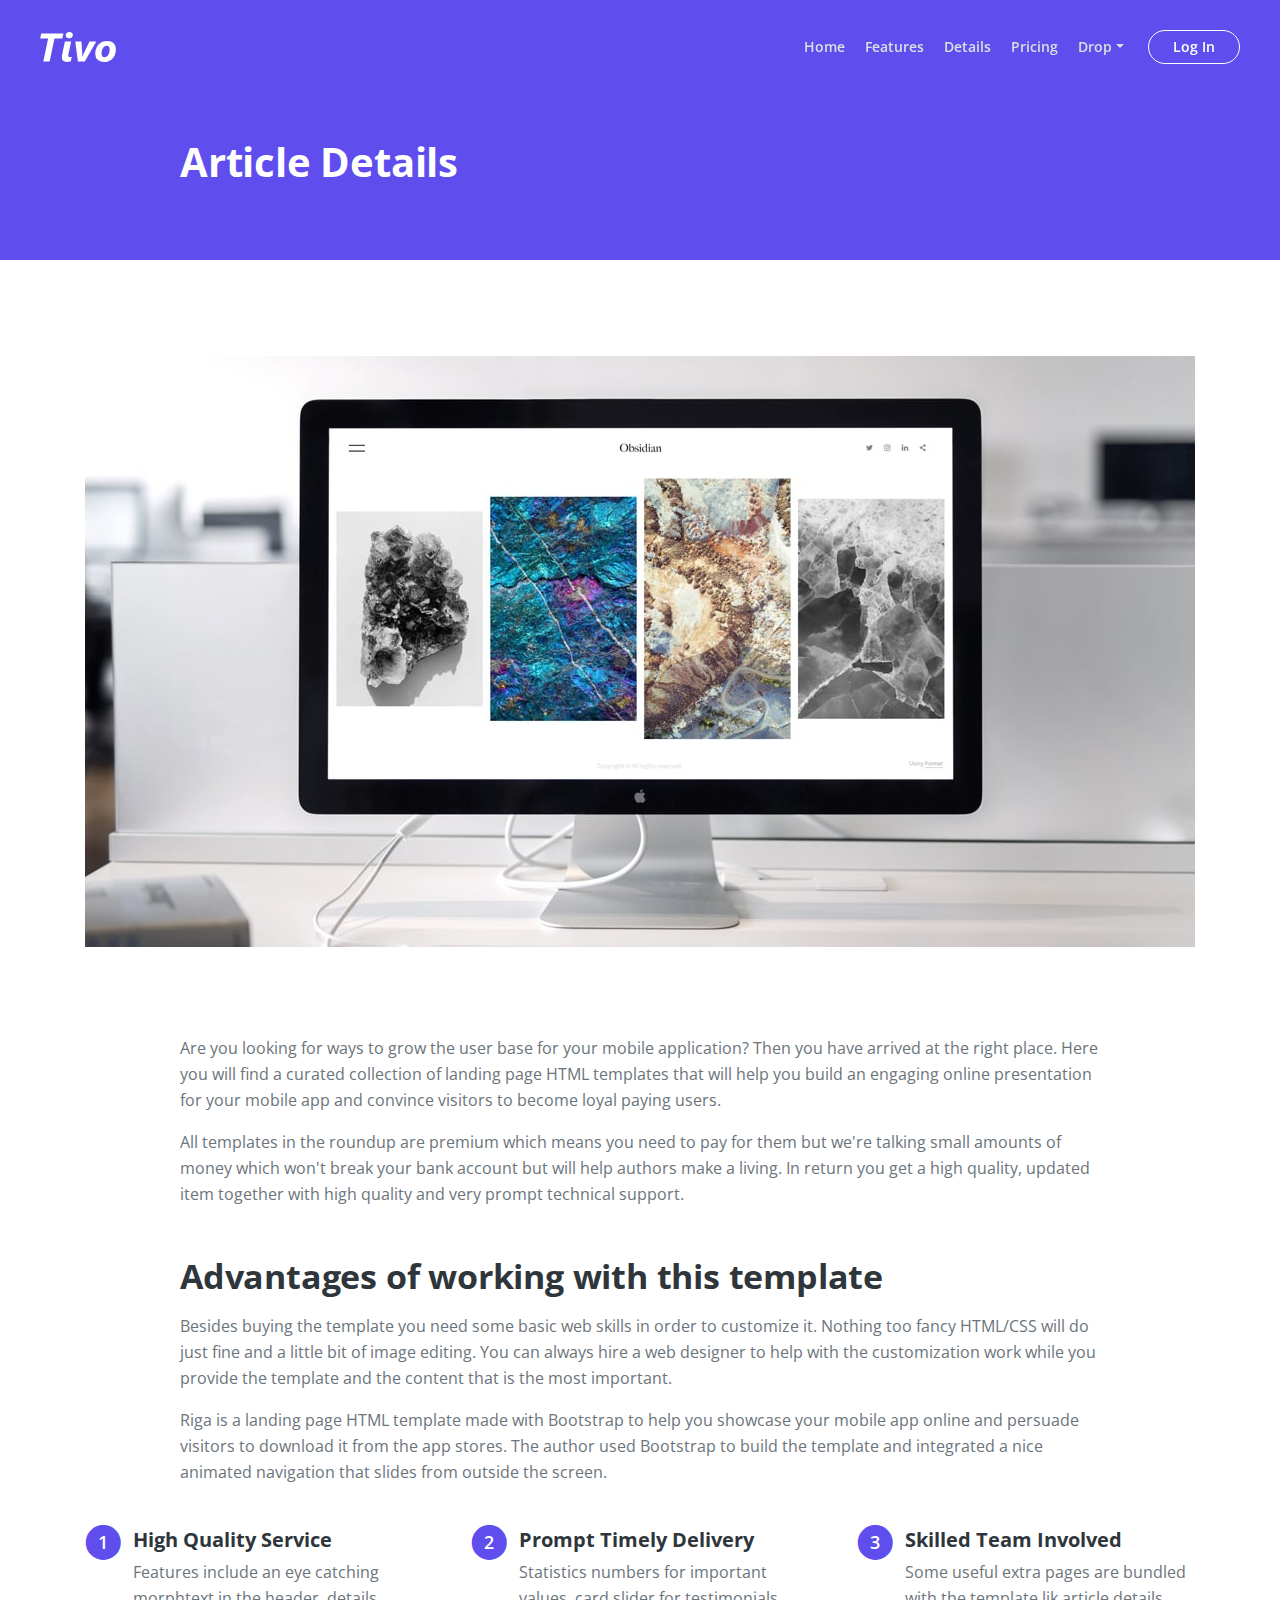
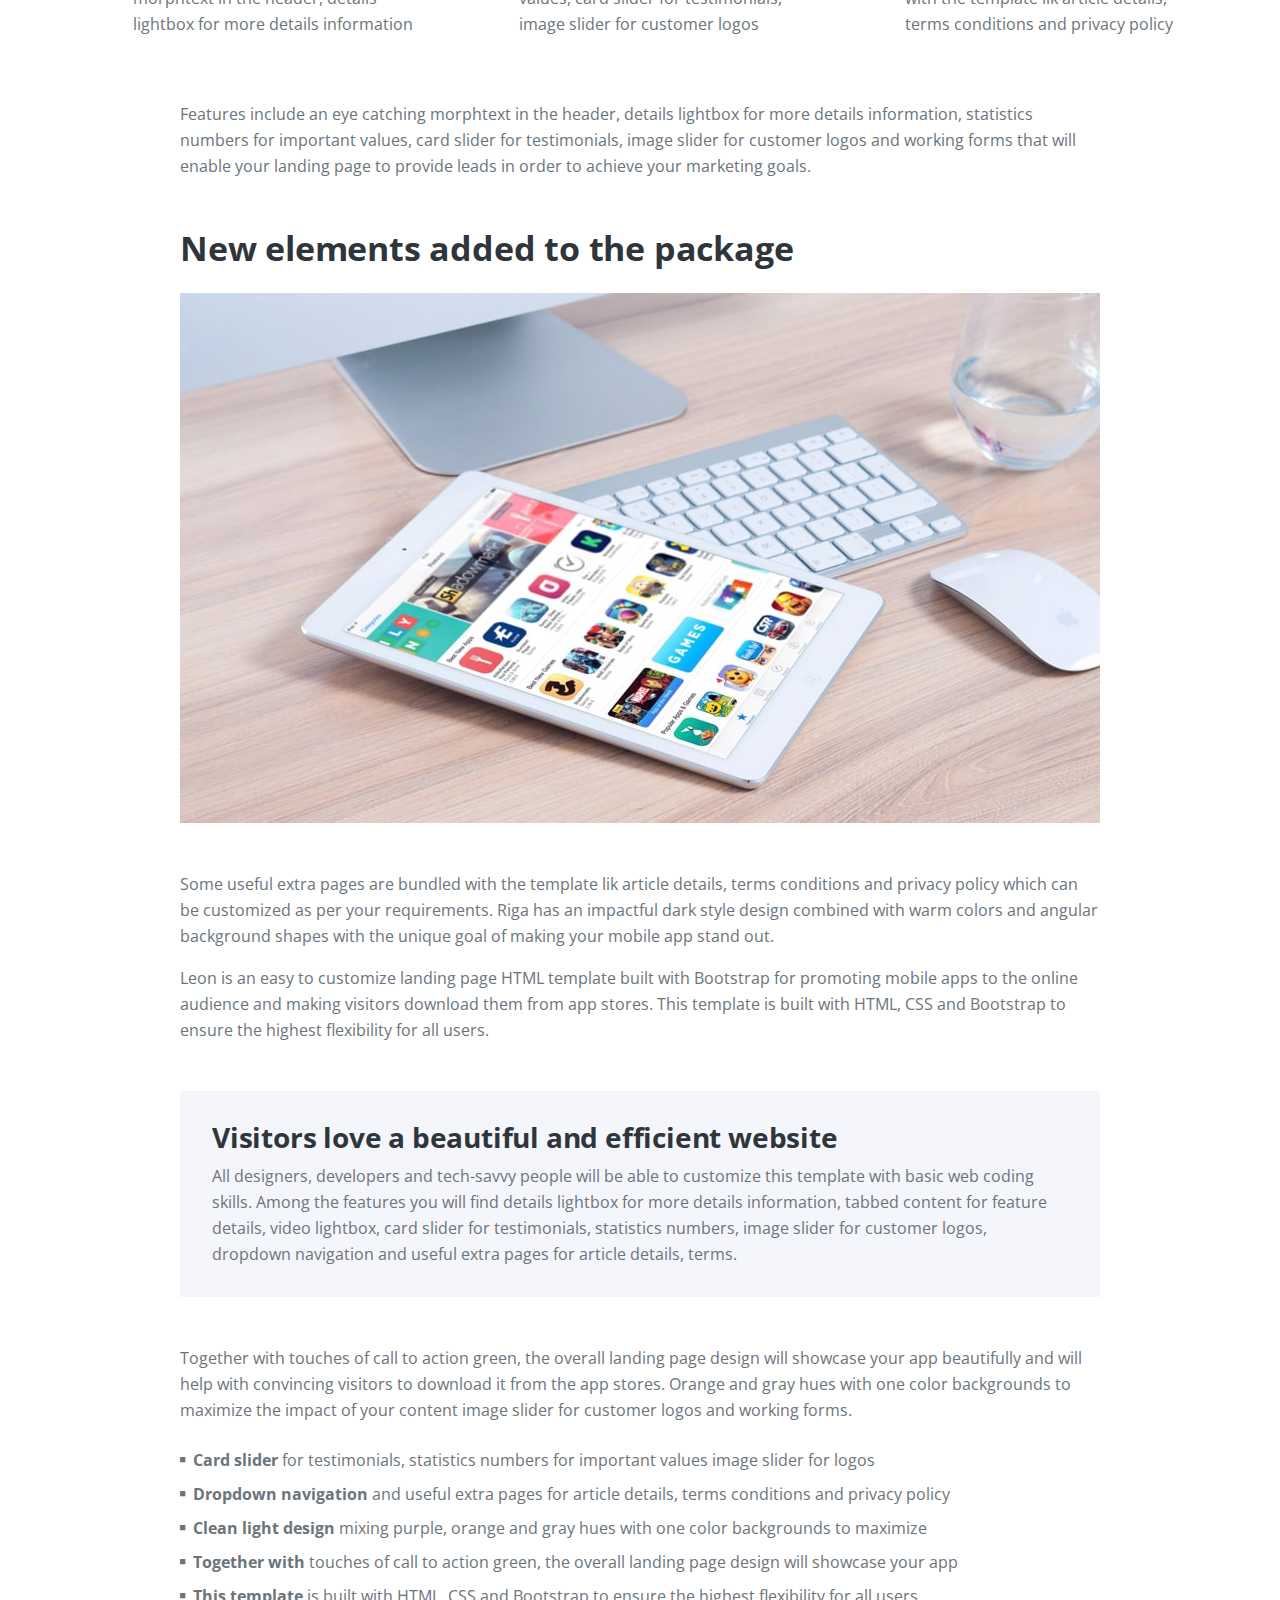
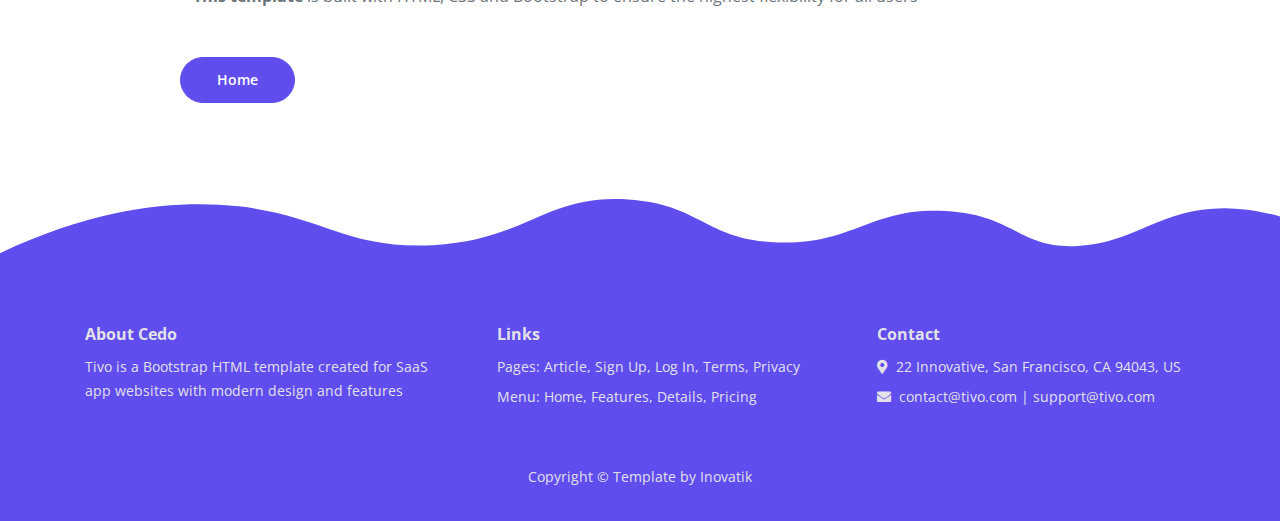
<file: tivofolder/web/article.html>
<!DOCTYPE html>
<html lang="en">
<head>
    <meta charset="utf-8">
    <meta name="viewport" content="width=device-width, initial-scale=1, shrink-to-fit=no">
    
    <!-- SEO Meta Tags -->
    <meta name="description" content="Tivo is a Bootstrap HTML template created for SaaS app websites which based on its modern design and engaging features will convince online visitors to become users">
    <meta name="author" content="Inovatik">

    <!-- OG Meta Tags to improve the way the post looks when you share the page on Facebook, Twitter, LinkedIn -->
	<meta property="og:site_name" content="" /> <!-- website name -->
	<meta property="og:site" content="" /> <!-- website link -->
	<meta property="og:title" content=""/> <!-- title shown in the actual shared post -->
	<meta property="og:description" content="" /> <!-- description shown in the actual shared post -->
	<meta property="og:image" content="" /> <!-- image link, make sure it's jpg -->
	<meta property="og:url" content="" /> <!-- where do you want your post to link to -->
	<meta name="twitter:card" content="summary_large_image"> <!-- to have large image post format in Twitter -->

    <!-- Webpage Title -->
    <title>Article Details - Tivo</title>
    
    <!-- Styles -->
    <link href="https://fonts.googleapis.com/css2?family=Open+Sans:ital,wght@0,400;0,600;0,700;1,400&display=swap" rel="stylesheet">
    <link href="css/bootstrap.css" rel="stylesheet">
    <link href="css/fontawesome-all.css" rel="stylesheet">
    <link href="css/swiper.css" rel="stylesheet">
	<link href="css/magnific-popup.css" rel="stylesheet">
	<link href="css/styles.css" rel="stylesheet">
	
	<!-- Favicon  -->
    <link rel="icon" href="images/favicon.png">
</head>
<body data-spy="scroll" data-target=".fixed-top">
    
    <!-- Navigation -->
    <nav class="navbar navbar-expand-lg fixed-top navbar-dark">
        <div class="container">
            
            <!-- Text Logo - Use this if you don't have a graphic logo -->
            <!-- <a class="navbar-brand logo-text page-scroll" href="index.html">Tivo</a> -->

            <!-- Image Logo -->
            <a class="navbar-brand logo-image" href="index.html"><img src="images/logo.svg" alt="alternative"></a> 

            <button class="navbar-toggler p-0 border-0" type="button" data-toggle="offcanvas">
                <span class="navbar-toggler-icon"></span>
            </button>

            <div class="navbar-collapse offcanvas-collapse" id="navbarsExampleDefault">
                <ul class="navbar-nav ml-auto">
                    <li class="nav-item">
                        <a class="nav-link page-scroll" href="index.html">Home <span class="sr-only">(current)</span></a>
                    </li>
                    <li class="nav-item">
                        <a class="nav-link page-scroll" href="index.html#features">Features</a>
                    </li>
                    <li class="nav-item">
                        <a class="nav-link page-scroll" href="index.html#details">Details</a>
                    </li>
                    <li class="nav-item">
                        <a class="nav-link page-scroll" href="index.html#pricing">Pricing</a>
                    </li>
                    <li class="nav-item dropdown">
                        <a class="nav-link dropdown-toggle" href="#" id="dropdown01" data-toggle="dropdown" aria-haspopup="true" aria-expanded="false">Drop</a>
                        <div class="dropdown-menu" aria-labelledby="dropdown01">
                            <a class="dropdown-item page-scroll" href="sign-up.html">Sign Up</a>
                            <div class="dropdown-divider"></div>
                            <a class="dropdown-item page-scroll" href="log-in.html">Log In</a>
                            <div class="dropdown-divider"></div>
                            <a class="dropdown-item page-scroll" href="article.html">Article Details</a>
                            <div class="dropdown-divider"></div>
                            <a class="dropdown-item page-scroll" href="terms.html">Terms Conditions</a>
                            <div class="dropdown-divider"></div>
                            <a class="dropdown-item page-scroll" href="privacy.html">Privacy Policy</a>
                        </div>
                    </li>
                </ul>
                <span class="nav-item">
                    <a class="btn-outline-sm" href="log-in.html">Log In</a>
                </span>
            </div> <!-- end of navbar-collapse -->
        </div> <!-- end of container -->
    </nav> <!-- end of navbar -->
    <!-- end of navigation -->


    <!-- Header -->
    <header class="ex-header">
        <div class="container">
            <div class="row">
                <div class="col-xl-10 offset-xl-1">
                    <h1>Article Details</h1>
                </div> <!-- end of col -->
            </div> <!-- end of row -->
        </div> <!-- end of container -->
    </header> <!-- end of ex-header -->
    <!-- end of header -->


    <!-- Basic -->
    <div class="ex-basic-1 pt-5 pb-5">
        <div class="container">
            <div class="row">
                <div class="col-lg-12">
                    <img class="img-fluid mt-5 mb-3" src="images/article-details-large.jpg" alt="alternative">
                </div> <!-- end of col -->
            </div> <!-- end of row -->
        </div> <!-- end of container -->
    </div> <!-- end of ex-basic-1 -->
    <!-- end of basic -->


    <!-- Basic -->
    <div class="ex-basic-1 pt-4">
        <div class="container">
            <div class="row">
                <div class="col-xl-10 offset-xl-1">
                    <p>Are you looking for ways to grow the user base for your mobile application? Then you have arrived at the right place. Here you will find a curated collection of landing page HTML templates that will help you build an engaging online presentation for your mobile app and convince visitors to become loyal paying users.</p>
                    <p class="mb-5">All templates in the roundup are premium which means you need to pay for them but we're talking small amounts of money which won't break your bank account but will help authors make a living. In return you get a high quality, updated item together with high quality and very prompt technical support.</p>

                    <h2 class="mb-3">Advantages of working with this template</h2>
                    <p>Besides buying the template you need some basic web skills in order to customize it. Nothing too fancy HTML/CSS will do just fine and a little bit of image editing. You can always hire a web designer to help with the customization work while you provide the template and the content that is the most important.</p>
                    <p class="mb-4">Riga is a landing page HTML template made with Bootstrap to help you showcase your mobile app online and persuade visitors to download it from the app stores. The author used Bootstrap to build the template and integrated a nice animated navigation that slides from outside the screen.</p>
                </div> <!-- end of col -->
            </div> <!-- end of row -->
        </div> <!-- end of container -->
    </div> <!-- end of ex-basic-1 -->
    <!-- end of basic -->


    <!-- Cards -->
    <div class="ex-cards-1 pt-3 pb-3">
        <div class="container">
            <div class="row">
                <div class="col-lg-12">
                    
                    <!-- Card -->
                    <div class="card">
                        <ul class="list-unstyled">
                            <li class="media">
                                <span class="fa-stack">
                                    <span class="fas fa-circle fa-stack-2x"></span>
                                    <span class="fa-stack-1x">1</span>
                                </span>
                                <div class="media-body">
                                    <h5>High Quality Service</h5>
                                    <p>Features include an eye catching morphtext in the header, details lightbox for more details information</p>
                                </div>
                            </li>
                        </ul>
                    </div> <!-- end of card -->
                    <!-- end of card -->

                    <!-- Card -->
                    <div class="card">
                        <ul class="list-unstyled">
                            <li class="media">
                                <span class="fa-stack">
                                    <span class="fas fa-circle fa-stack-2x"></span>
                                    <span class="fa-stack-1x">2</span>
                                </span>
                                <div class="media-body">
                                    <h5>Prompt Timely Delivery</h5>
                                    <p>Statistics numbers for important values, card slider for testimonials, image slider for customer logos</p>
                                </div>
                            </li>
                        </ul>
                    </div> <!-- end of card -->
                    <!-- end of card -->

                    <!-- Card -->
                    <div class="card">
                        <ul class="list-unstyled">
                            <li class="media">
                                <span class="fa-stack">
                                    <span class="fas fa-circle fa-stack-2x"></span>
                                    <span class="fa-stack-1x">3</span>
                                </span>
                                <div class="media-body">
                                    <h5>Skilled Team Involved</h5>
                                    <p>Some useful extra pages are bundled with the template lik article details, terms conditions and privacy policy</p>
                                </div>
                            </li>
                        </ul>
                    </div> <!-- end of card -->
                    <!-- end of card -->

                </div> <!-- end of col -->   
            </div> <!-- end of row -->   
        </div> <!-- end of container -->   
    </div> <!-- end of ex-cards-1 -->
    <!-- end of cards -->


    <!-- Basic -->
    <div class="ex-basic-1 pt-3 pb-5">
        <div class="container">
            <div class="row">
                <div class="col-xl-10 offset-xl-1">
                    <p class="mb-5">Features include an eye catching morphtext in the header, details lightbox for more details information, statistics numbers for important values, card slider for testimonials, image slider for customer logos and working forms that will enable your landing page to provide leads in order to achieve your marketing goals.</p>
                    
                    <h2 class="mb-4">New elements added to the package</h2>
                    <img class="img-fluid mb-5" src="images/article-details-small.jpg" alt="alternative">
                    <p>Some useful extra pages are bundled with the template lik article details, terms conditions and privacy policy which can be customized as per your requirements. Riga has an impactful dark style design combined with warm colors and angular background shapes with the unique goal of making your mobile app stand out.</p>
                    <p class="mb-5">Leon is an easy to customize landing page HTML template built with Bootstrap for promoting mobile apps to the online audience and making visitors download them from app stores. This template is built with HTML, CSS and Bootstrap to ensure the highest flexibility for all users.</p>
                    <div class="text-box mb-5">
                        <h3>Visitors love a beautiful and efficient website</h3>
                        <p>All designers, developers and tech-savvy people will be able to customize this template with basic web coding skills. Among the features you will find details lightbox for more details information, tabbed content for feature details, video lightbox, card slider for testimonials, statistics numbers, image slider for customer logos, dropdown navigation and useful extra pages for article details, terms.</p>
                    </div> <!-- end of text-box -->
                    <p class="mb-4">Together with touches of call to action green, the overall landing page design will showcase your app beautifully and will help with convincing visitors to download it from the app stores. Orange and gray hues with one color backgrounds to maximize the impact of your content image slider for customer logos and working forms.</p>
                    <ul class="list-unstyled li-space-lg mb-5">
                        <li class="media">
                            <i class="fas fa-square"></i>
                            <div class="media-body"><strong>Card slider</strong> for testimonials, statistics numbers for important values image slider for logos</div>
                        </li>
                        <li class="media">
                            <i class="fas fa-square"></i>
                            <div class="media-body"><strong>Dropdown navigation</strong> and useful extra pages for article details, terms conditions and privacy policy</div>
                        </li>
                        <li class="media">
                            <i class="fas fa-square"></i>
                            <div class="media-body"><strong>Clean light design</strong> mixing purple, orange and gray hues with one color backgrounds to maximize</div>
                        </li>
                        <li class="media">
                            <i class="fas fa-square"></i>
                            <div class="media-body"><strong>Together with</strong> touches of call to action green, the overall landing page design will showcase your app</div>
                        </li>
                        <li class="media">
                            <i class="fas fa-square"></i>
                            <div class="media-body"><strong>This template</strong> is built with HTML, CSS and Bootstrap to ensure the highest flexibility for all users</div>
                        </li>
                    </ul>

                    <a class="btn-solid-reg mb-5" href="index.html">Home</a>
                </div> <!-- end of col -->
            </div> <!-- end of row -->
        </div> <!-- end of container -->
    </div> <!-- end of ex-basic-1 -->
    <!-- end of basic -->


    <!-- Footer -->
    <div class="footer-decoration">
        <svg class="footer-frame" data-name="Layer 1" xmlns="http://www.w3.org/2000/svg" preserveAspectRatio="none" viewBox="0 0 1920 115.984"><defs><style>.cls-2{fill:#5f4dee;}</style></defs><title>footer-frame</title><path class="cls-2" d="M1616.28,381.705c-87.656,5.552-93.356-59.62-197.369-67.562-112.391-8.581-137.609,65.077-251.189,60.632-109.57-4.288-116.156-74.017-225.25-83.153-125.171-10.483-150,78.5-293,88.35-136.948,9.437-173.108-68.092-320.83-77.956C255.5,297.133,143,308.1,0,395.564V406.75H1920V324.537c-18-6.507-43.63-14.492-76.1-15.591C1740.655,305.452,1705.829,376.033,1616.28,381.705Z" transform="translate(0 -290.766)"/></svg>
    </div> <!-- end of footer-decoration -->
    <div class="footer">
        <div class="container">
            <div class="row">
                <div class="col-lg-4">
                    <div class="text-container">
                        <h6>About Cedo</h6>
                        <p class="p-small">Tivo is a Bootstrap HTML template created for SaaS app websites with modern design and features</p>
                    </div> <!-- end of text-container -->
                </div> <!-- end of col -->
                <div class="col-lg-4">
                    <div class="text-container second">
                        <h6>Links</h6>
                        <ul class="list-unstyled li-space-lg p-small">
                            <li>Pages: <a href="terms.html">Article</a>, <a href="sign-up.html">Sign Up</a>, <a href="log-in.html">Log In</a>, <a href="terms.html">Terms</a>, <a href="privacy.html">Privacy</a></li>
                            <li>Menu: <a class="page-scroll" href="#header">Home</a>, <a class="page-scroll" href="#features">Features</a>, <a class="page-scroll" href="#details">Details</a>, <a class="page-scroll" href="#pricing">Pricing</a></li>
                        </ul>
                    </div> <!-- end of text-container -->
                </div> <!-- end of col -->
                <div class="col-lg-4">
                    <div class="text-container third">
                        <h6>Contact</h6>
                        <ul class="list-unstyled li-space-lg p-small">
                            <li><i class="fas fa-map-marker-alt"></i>22 Innovative, San Francisco, CA 94043, US</li>
                            <li><i class="fas fa-envelope"></i><a href="mailto:contact@tivo.com">contact@tivo.com</a> | <a href="mailto:contact@tivo.com">support@tivo.com</a></li>
                        </ul>
                    </div> <!-- end of text-container -->
                </div> <!-- end of col -->
            </div> <!-- end of row -->
        </div> <!-- end of container -->
    </div> <!-- end of footer -->  
    <!-- end of footer -->


    <!-- Copyright -->
    <div class="copyright">
        <div class="container">
            <div class="row">
                <div class="col-lg-12">
                    <p class="p-small">Copyright © <a href="https://inovatik.com">Template by Inovatik</a></p>
                </div> <!-- end of col -->
            </div> <!-- enf of row -->
        </div> <!-- end of container -->
    </div> <!-- end of copyright --> 
    <!-- end of copyright -->
    
    	
    <!-- Scripts -->
    <script src="js/jquery.min.js"></script> <!-- jQuery for Bootstrap's JavaScript plugins -->
    <script src="js/bootstrap.min.js"></script> <!-- Bootstrap framework -->
    <script src="js/jquery.easing.min.js"></script> <!-- jQuery Easing for smooth scrolling between anchors -->
    <script src="js/swiper.min.js"></script> <!-- Swiper for image and text sliders -->
    <script src="js/jquery.magnific-popup.js"></script> <!-- Magnific Popup for lightboxes -->
    <script src="js/scripts.js"></script> <!-- Custom scripts -->
</body>
</html>
</file>
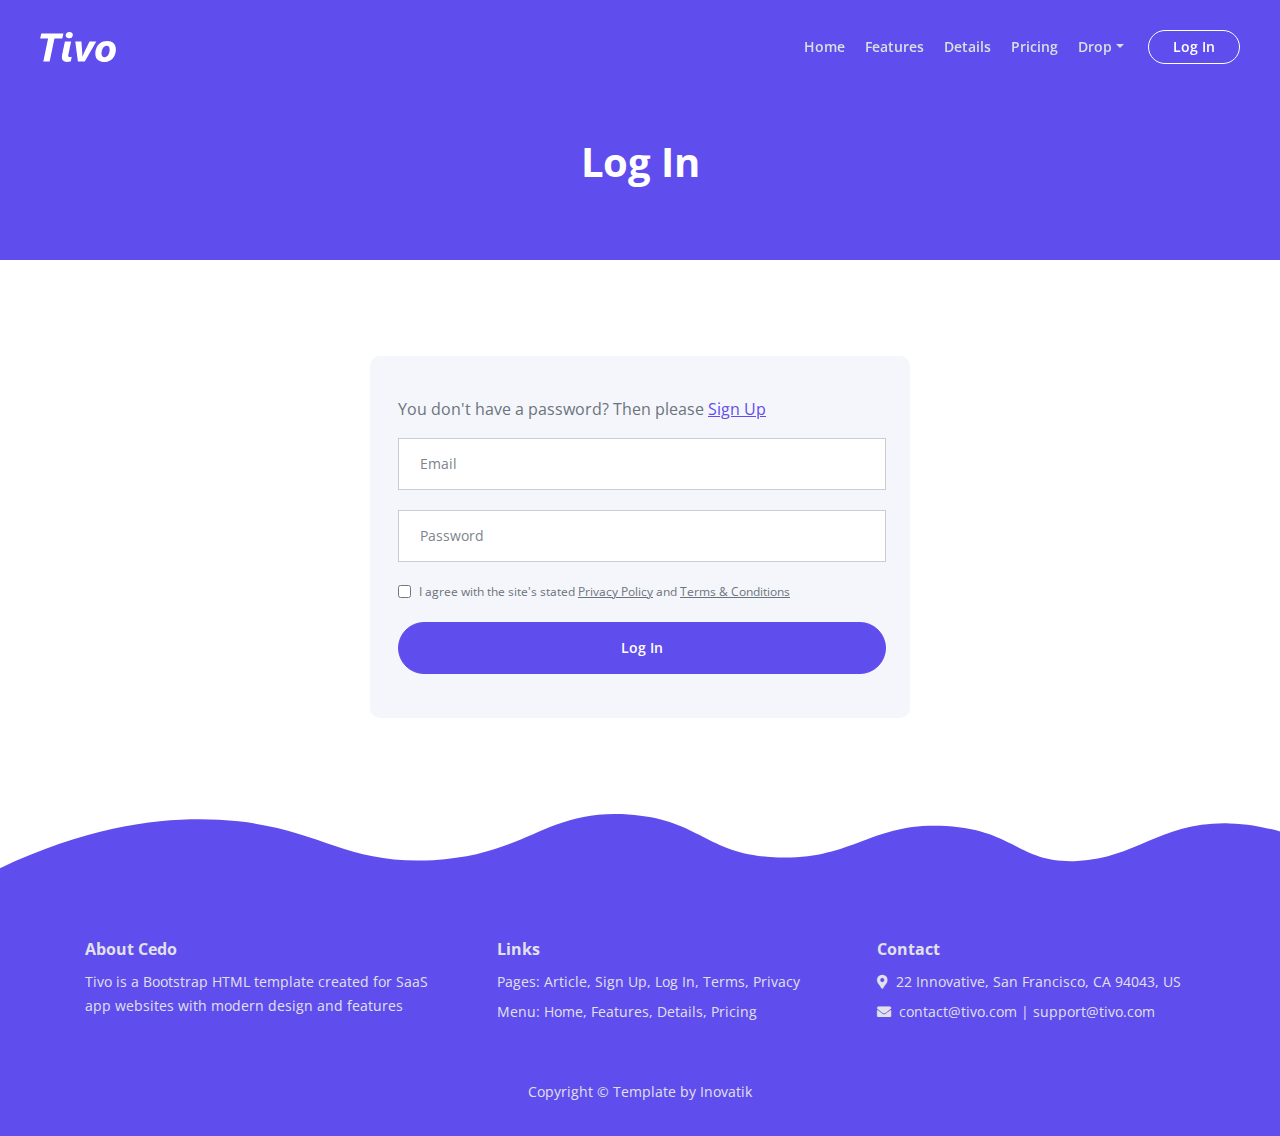
<file: tivofolder/web/log-in.html>
<!DOCTYPE html>
<html lang="en">
<head>
    <meta charset="utf-8">
    <meta name="viewport" content="width=device-width, initial-scale=1, shrink-to-fit=no">
    
    <!-- SEO Meta Tags -->
    <meta name="description" content="Tivo is a Bootstrap HTML template created for SaaS app websites which based on its modern design and engaging features will convince online visitors to become users">
    <meta name="author" content="Inovatik">

    <!-- OG Meta Tags to improve the way the post looks when you share the page on Facebook, Twitter, LinkedIn -->
	<meta property="og:site_name" content="" /> <!-- website name -->
	<meta property="og:site" content="" /> <!-- website link -->
	<meta property="og:title" content=""/> <!-- title shown in the actual shared post -->
	<meta property="og:description" content="" /> <!-- description shown in the actual shared post -->
	<meta property="og:image" content="" /> <!-- image link, make sure it's jpg -->
	<meta property="og:url" content="" /> <!-- where do you want your post to link to -->
	<meta name="twitter:card" content="summary_large_image"> <!-- to have large image post format in Twitter -->

    <!-- Webpage Title -->
    <title>Log In - Tivo</title>
    
    <!-- Styles -->
    <link href="https://fonts.googleapis.com/css2?family=Open+Sans:ital,wght@0,400;0,600;0,700;1,400&display=swap" rel="stylesheet">
    <link href="css/bootstrap.css" rel="stylesheet">
    <link href="css/fontawesome-all.css" rel="stylesheet">
    <link href="css/swiper.css" rel="stylesheet">
	<link href="css/magnific-popup.css" rel="stylesheet">
	<link href="css/styles.css" rel="stylesheet">
	
	<!-- Favicon  -->
    <link rel="icon" href="images/favicon.png">
</head>
<body data-spy="scroll" data-target=".fixed-top">
    
    <!-- Navigation -->
    <nav class="navbar navbar-expand-lg fixed-top navbar-dark">
        <div class="container">
            
            <!-- Text Logo - Use this if you don't have a graphic logo -->
            <!-- <a class="navbar-brand logo-text page-scroll" href="index.html">Tivo</a> -->

            <!-- Image Logo -->
            <a class="navbar-brand logo-image" href="index.html"><img src="images/logo.svg" alt="alternative"></a> 

            <button class="navbar-toggler p-0 border-0" type="button" data-toggle="offcanvas">
                <span class="navbar-toggler-icon"></span>
            </button>

            <div class="navbar-collapse offcanvas-collapse" id="navbarsExampleDefault">
                <ul class="navbar-nav ml-auto">
                    <li class="nav-item">
                        <a class="nav-link page-scroll" href="index.html">Home <span class="sr-only">(current)</span></a>
                    </li>
                    <li class="nav-item">
                        <a class="nav-link page-scroll" href="index.html#features">Features</a>
                    </li>
                    <li class="nav-item">
                        <a class="nav-link page-scroll" href="index.html#details">Details</a>
                    </li>
                    <li class="nav-item">
                        <a class="nav-link page-scroll" href="index.html#pricing">Pricing</a>
                    </li>
                    <li class="nav-item dropdown">
                        <a class="nav-link dropdown-toggle" href="#" id="dropdown01" data-toggle="dropdown" aria-haspopup="true" aria-expanded="false">Drop</a>
                        <div class="dropdown-menu" aria-labelledby="dropdown01">
                            <a class="dropdown-item page-scroll" href="sign-up.html">Sign Up</a>
                            <div class="dropdown-divider"></div>
                            <a class="dropdown-item page-scroll" href="log-in.html">Log In</a>
                            <div class="dropdown-divider"></div>
                            <a class="dropdown-item page-scroll" href="article.html">Article Details</a>
                            <div class="dropdown-divider"></div>
                            <a class="dropdown-item page-scroll" href="terms.html">Terms Conditions</a>
                            <div class="dropdown-divider"></div>
                            <a class="dropdown-item page-scroll" href="privacy.html">Privacy Policy</a>
                        </div>
                    </li>
                </ul>
                <span class="nav-item">
                    <a class="btn-outline-sm" href="log-in.html">Log In</a>
                </span>
            </div> <!-- end of navbar-collapse -->
        </div> <!-- end of container -->
    </nav> <!-- end of navbar -->
    <!-- end of navigation -->


    <!-- Header -->
    <header class="ex-header">
        <div class="container">
            <div class="row">
                <div class="col-xl-10 offset-xl-1">
                    <h1 class="text-center">Log In</h1>
                </div> <!-- end of col -->
            </div> <!-- end of row -->
        </div> <!-- end of container -->
    </header> <!-- end of ex-header -->
    <!-- end of header -->
    
    
    <!-- Basic -->
    <div class="ex-form-1 pt-5 pb-5">
        <div class="container">
            <div class="row">
                <div class="col-xl-6 offset-xl-3">
                    <div class="text-box mt-5 mb-5">
                        <p>You don't have a password? Then please <a class="blue" href="sign-up.html">Sign Up</a></p>

                        <!-- Log In Form -->
                        <form id="logInForm">
                            <div class="form-group">
                                <input type="email" class="form-control-input" id="email" required>
                                <label class="label-control" for="email">Email</label>
                            </div>
                            <div class="form-group">
                                <input type="text" class="form-control-input" id="password" required>
                                <label class="label-control" for="password">Password</label>
                            </div>
                            <div class="form-group checkbox">
                                <input type="checkbox" id="terms" value="Agreed-to-Terms" required>I agree with the site's stated <a href="privacy.html">Privacy Policy</a> and <a href="conditions.html">Terms & Conditions</a>
                            </div>
                            <div class="form-group">
                                <button type="submit" class="form-control-submit-button">Log In</button>
                            </div>
                        </form>
                        <!-- end of log in form -->

                    </div> <!-- end of text-box -->
                </div> <!-- end of col -->
            </div> <!-- end of row -->
        </div> <!-- end of container -->
    </div> <!-- end of ex-basic-1 -->
    <!-- end of basic -->


    <!-- Footer -->
    <div class="footer-decoration">
        <svg class="footer-frame" data-name="Layer 1" xmlns="http://www.w3.org/2000/svg" preserveAspectRatio="none" viewBox="0 0 1920 115.984"><defs><style>.cls-2{fill:#5f4dee;}</style></defs><title>footer-frame</title><path class="cls-2" d="M1616.28,381.705c-87.656,5.552-93.356-59.62-197.369-67.562-112.391-8.581-137.609,65.077-251.189,60.632-109.57-4.288-116.156-74.017-225.25-83.153-125.171-10.483-150,78.5-293,88.35-136.948,9.437-173.108-68.092-320.83-77.956C255.5,297.133,143,308.1,0,395.564V406.75H1920V324.537c-18-6.507-43.63-14.492-76.1-15.591C1740.655,305.452,1705.829,376.033,1616.28,381.705Z" transform="translate(0 -290.766)"/></svg>
    </div> <!-- end of footer-decoration -->
    <div class="footer">
        <div class="container">
            <div class="row">
                <div class="col-lg-4">
                    <div class="text-container">
                        <h6>About Cedo</h6>
                        <p class="p-small">Tivo is a Bootstrap HTML template created for SaaS app websites with modern design and features</p>
                    </div> <!-- end of text-container -->
                </div> <!-- end of col -->
                <div class="col-lg-4">
                    <div class="text-container second">
                        <h6>Links</h6>
                        <ul class="list-unstyled li-space-lg p-small">
                            <li>Pages: <a href="terms.html">Article</a>, <a href="sign-up.html">Sign Up</a>, <a href="log-in.html">Log In</a>, <a href="terms.html">Terms</a>, <a href="privacy.html">Privacy</a></li>
                            <li>Menu: <a class="page-scroll" href="#header">Home</a>, <a class="page-scroll" href="#features">Features</a>, <a class="page-scroll" href="#details">Details</a>, <a class="page-scroll" href="#pricing">Pricing</a></li>
                        </ul>
                    </div> <!-- end of text-container -->
                </div> <!-- end of col -->
                <div class="col-lg-4">
                    <div class="text-container third">
                        <h6>Contact</h6>
                        <ul class="list-unstyled li-space-lg p-small">
                            <li><i class="fas fa-map-marker-alt"></i>22 Innovative, San Francisco, CA 94043, US</li>
                            <li><i class="fas fa-envelope"></i><a href="mailto:contact@tivo.com">contact@tivo.com</a> | <a href="mailto:contact@tivo.com">support@tivo.com</a></li>
                        </ul>
                    </div> <!-- end of text-container -->
                </div> <!-- end of col -->
            </div> <!-- end of row -->
        </div> <!-- end of container -->
    </div> <!-- end of footer -->  
    <!-- end of footer -->


    <!-- Copyright -->
    <div class="copyright">
        <div class="container">
            <div class="row">
                <div class="col-lg-12">
                    <p class="p-small">Copyright © <a href="https://inovatik.com">Template by Inovatik</a></p>
                </div> <!-- end of col -->
            </div> <!-- enf of row -->
        </div> <!-- end of container -->
    </div> <!-- end of copyright --> 
    <!-- end of copyright -->
    
    	
    <!-- Scripts -->
    <script src="js/jquery.min.js"></script> <!-- jQuery for Bootstrap's JavaScript plugins -->
    <script src="js/bootstrap.min.js"></script> <!-- Bootstrap framework -->
    <script src="js/jquery.easing.min.js"></script> <!-- jQuery Easing for smooth scrolling between anchors -->
    <script src="js/swiper.min.js"></script> <!-- Swiper for image and text sliders -->
    <script src="js/jquery.magnific-popup.js"></script> <!-- Magnific Popup for lightboxes -->
    <script src="js/scripts.js"></script> <!-- Custom scripts -->
</body>
</html>
</file>
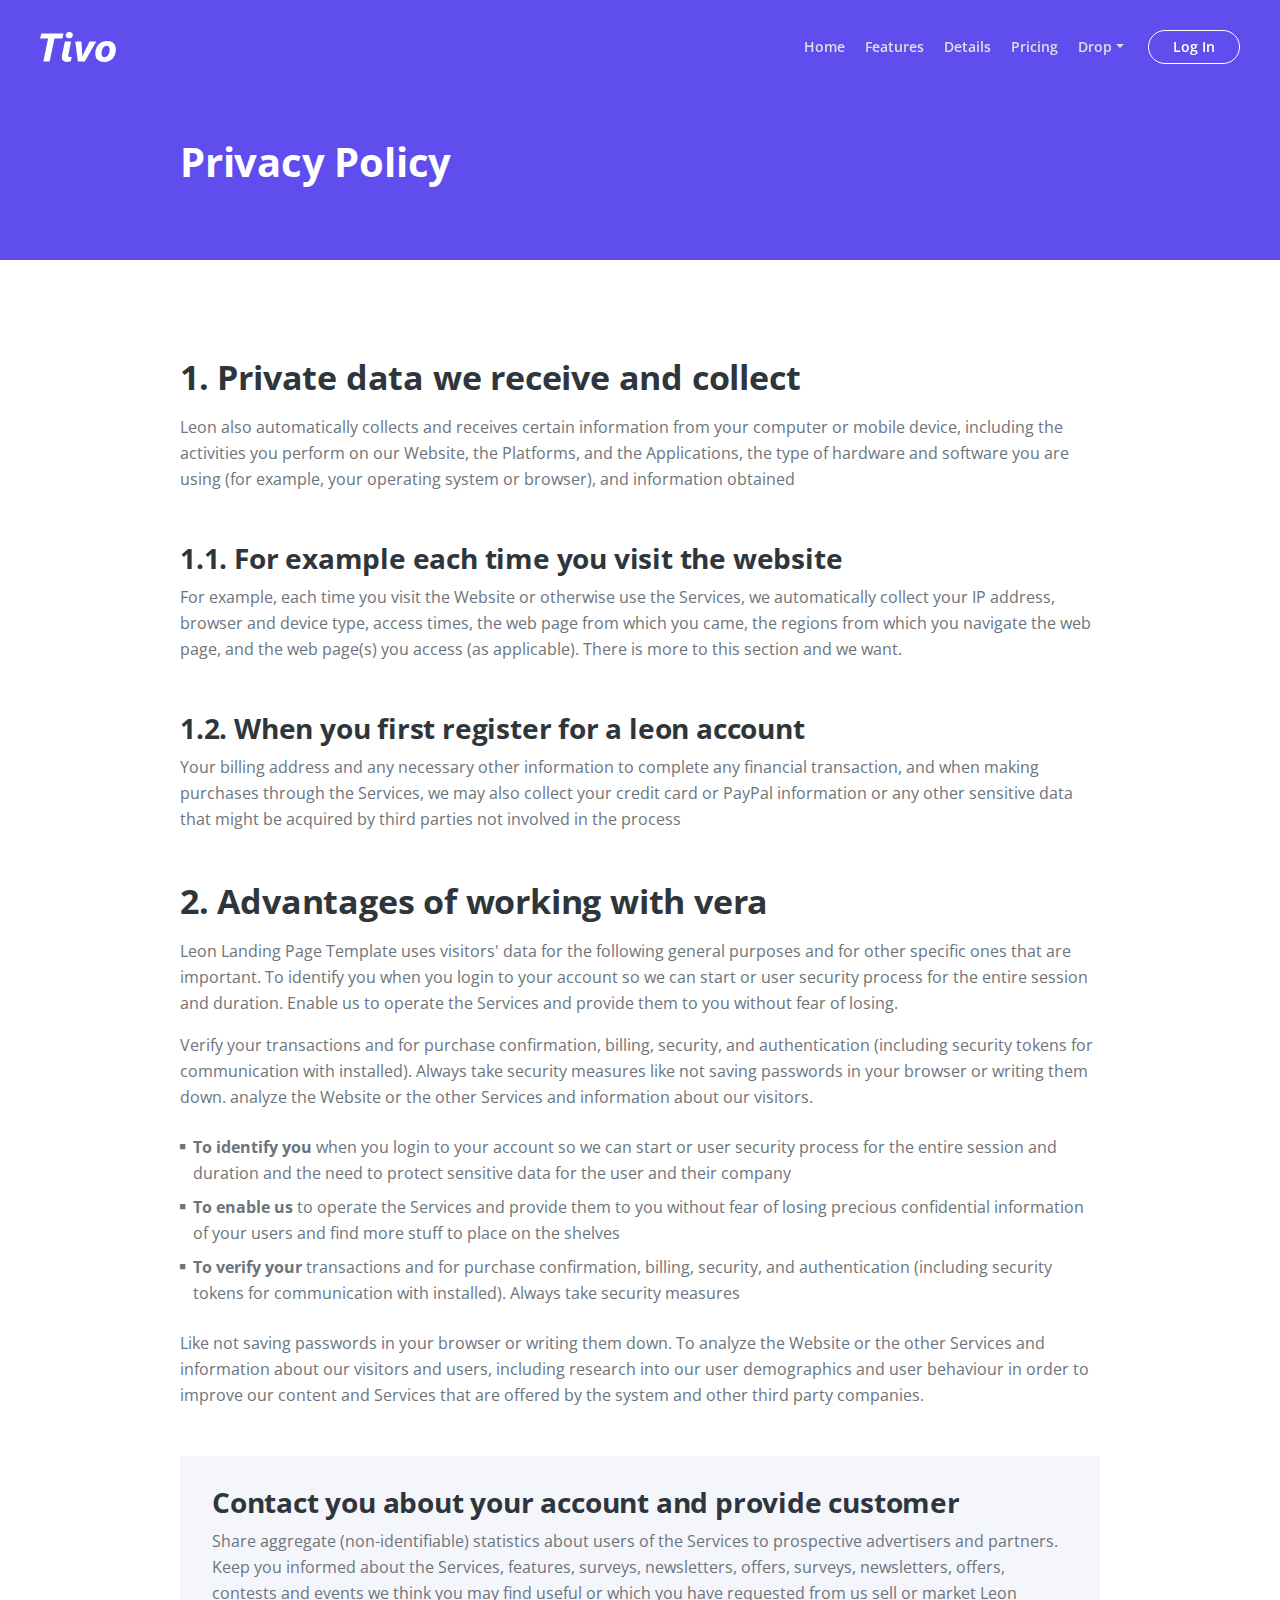
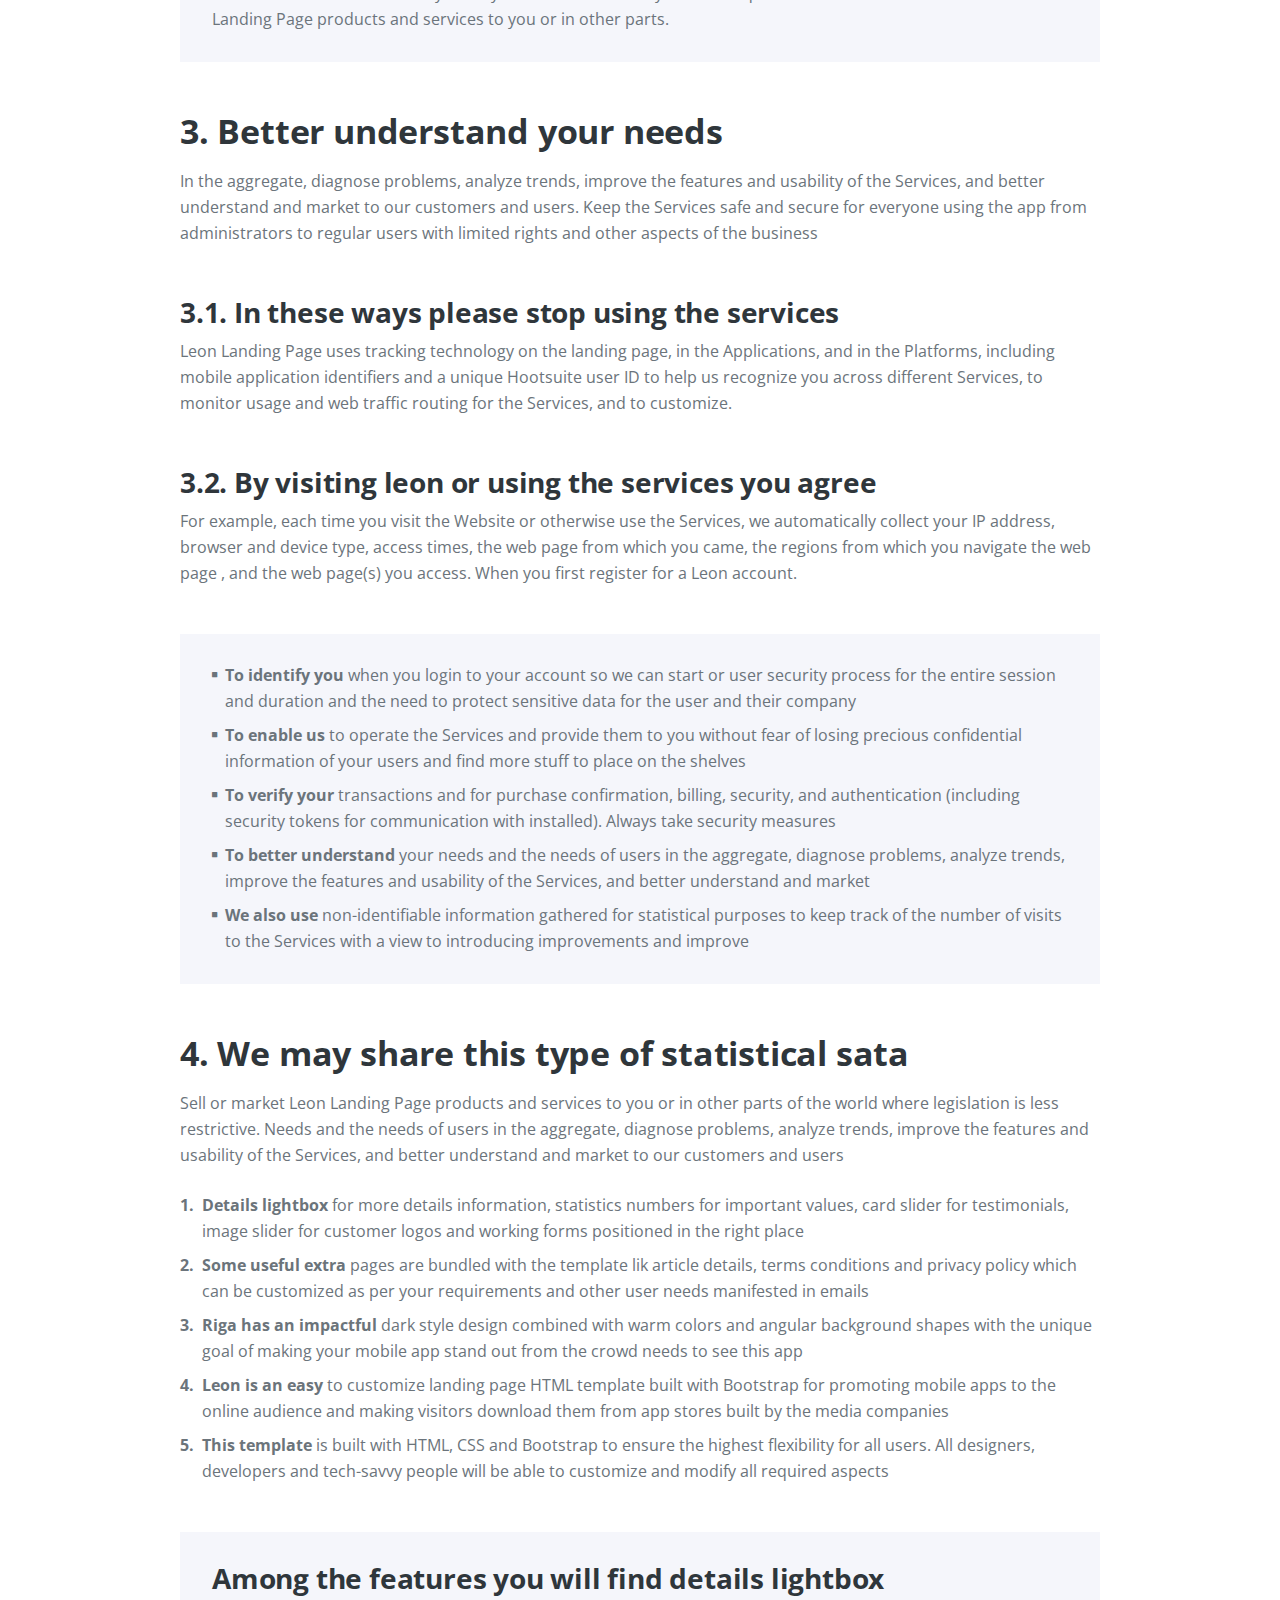
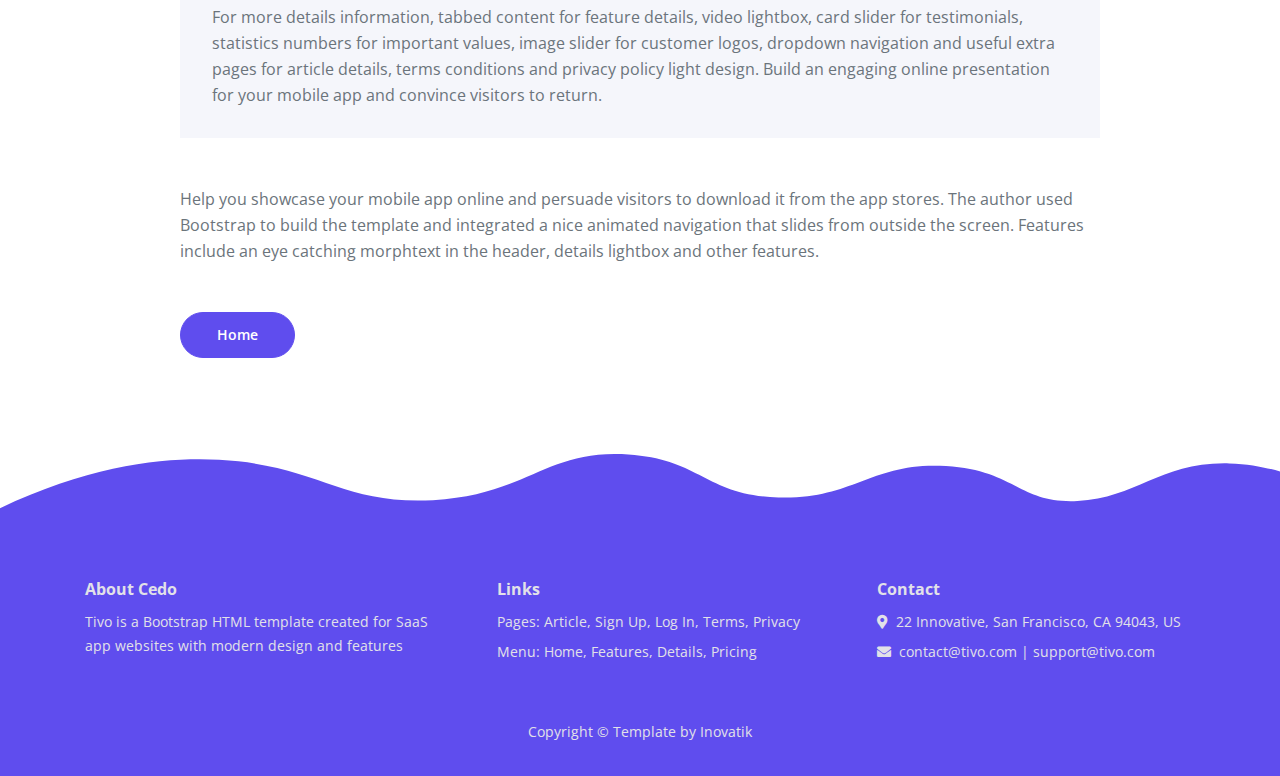
<file: tivofolder/web/privacy.html>
<!DOCTYPE html>
<html lang="en">
<head>
    <meta charset="utf-8">
    <meta name="viewport" content="width=device-width, initial-scale=1, shrink-to-fit=no">
    
    <!-- SEO Meta Tags -->
    <meta name="description" content="Tivo is a Bootstrap HTML template created for SaaS app websites which based on its modern design and engaging features will convince online visitors to become users">
    <meta name="author" content="Inovatik">

    <!-- OG Meta Tags to improve the way the post looks when you share the page on Facebook, Twitter, LinkedIn -->
	<meta property="og:site_name" content="" /> <!-- website name -->
	<meta property="og:site" content="" /> <!-- website link -->
	<meta property="og:title" content=""/> <!-- title shown in the actual shared post -->
	<meta property="og:description" content="" /> <!-- description shown in the actual shared post -->
	<meta property="og:image" content="" /> <!-- image link, make sure it's jpg -->
	<meta property="og:url" content="" /> <!-- where do you want your post to link to -->
	<meta name="twitter:card" content="summary_large_image"> <!-- to have large image post format in Twitter -->

    <!-- Webpage Title -->
    <title>Privacy Policy - Tivo</title>
    
    <!-- Styles -->
    <link href="https://fonts.googleapis.com/css2?family=Open+Sans:ital,wght@0,400;0,600;0,700;1,400&display=swap" rel="stylesheet">
    <link href="css/bootstrap.css" rel="stylesheet">
    <link href="css/fontawesome-all.css" rel="stylesheet">
    <link href="css/swiper.css" rel="stylesheet">
	<link href="css/magnific-popup.css" rel="stylesheet">
	<link href="css/styles.css" rel="stylesheet">
	
	<!-- Favicon  -->
    <link rel="icon" href="images/favicon.png">
</head>
<body data-spy="scroll" data-target=".fixed-top">
    
    <!-- Navigation -->
    <nav class="navbar navbar-expand-lg fixed-top navbar-dark">
        <div class="container">
            
            <!-- Text Logo - Use this if you don't have a graphic logo -->
            <!-- <a class="navbar-brand logo-text page-scroll" href="index.html">Tivo</a> -->

            <!-- Image Logo -->
            <a class="navbar-brand logo-image" href="index.html"><img src="images/logo.svg" alt="alternative"></a> 

            <button class="navbar-toggler p-0 border-0" type="button" data-toggle="offcanvas">
                <span class="navbar-toggler-icon"></span>
            </button>

            <div class="navbar-collapse offcanvas-collapse" id="navbarsExampleDefault">
                <ul class="navbar-nav ml-auto">
                    <li class="nav-item">
                        <a class="nav-link page-scroll" href="index.html">Home <span class="sr-only">(current)</span></a>
                    </li>
                    <li class="nav-item">
                        <a class="nav-link page-scroll" href="index.html#features">Features</a>
                    </li>
                    <li class="nav-item">
                        <a class="nav-link page-scroll" href="index.html#details">Details</a>
                    </li>
                    <li class="nav-item">
                        <a class="nav-link page-scroll" href="index.html#pricing">Pricing</a>
                    </li>
                    <li class="nav-item dropdown">
                        <a class="nav-link dropdown-toggle" href="#" id="dropdown01" data-toggle="dropdown" aria-haspopup="true" aria-expanded="false">Drop</a>
                        <div class="dropdown-menu" aria-labelledby="dropdown01">
                            <a class="dropdown-item page-scroll" href="sign-up.html">Sign Up</a>
                            <div class="dropdown-divider"></div>
                            <a class="dropdown-item page-scroll" href="log-in.html">Log In</a>
                            <div class="dropdown-divider"></div>
                            <a class="dropdown-item page-scroll" href="article.html">Article Details</a>
                            <div class="dropdown-divider"></div>
                            <a class="dropdown-item page-scroll" href="terms.html">Terms Conditions</a>
                            <div class="dropdown-divider"></div>
                            <a class="dropdown-item page-scroll" href="privacy.html">Privacy Policy</a>
                        </div>
                    </li>
                </ul>
                <span class="nav-item">
                    <a class="btn-outline-sm" href="log-in.html">Log In</a>
                </span>
            </div> <!-- end of navbar-collapse -->
        </div> <!-- end of container -->
    </nav> <!-- end of navbar -->
    <!-- end of navigation -->


    <!-- Header -->
    <header class="ex-header">
        <div class="container">
            <div class="row">
                <div class="col-xl-10 offset-xl-1">
                    <h1>Privacy Policy</h1>
                </div> <!-- end of col -->
            </div> <!-- end of row -->
        </div> <!-- end of container -->
    </header> <!-- end of ex-header -->
    <!-- end of header -->


    <!-- Basic -->
    <div class="ex-basic-1 pt-5 pb-5">
        <div class="container">
            <div class="row">
                <div class="col-xl-10 offset-xl-1">
                    <h2 class="mt-5 mb-3">1. Private data we receive and collect</h2>
                    <p class="mb-5">Leon also automatically collects and receives certain information from your computer or mobile device, including the activities you perform on our Website, the Platforms, and the Applications, the type of hardware and software you are using (for example, your operating system or browser), and information obtained</p>
                    <h3>1.1. For example each time you visit the website</h3>
                    <p class="mb-5">For example, each time you visit the Website or otherwise use the Services, we automatically collect your IP address, browser and device type, access times, the web page from which you came, the regions from which you navigate the web page, and the web page(s) you access (as applicable). There is more to this section and we want.</p>
                    <h3>1.2. When you first register for a leon account</h3>
                    <p class="mb-5">Your billing address and any necessary other information to complete any financial transaction, and when making purchases through the Services, we may also collect your credit card or PayPal information or any other sensitive data that might be acquired by third parties not involved in the process</p>
                    
                    <h2 class="mb-3">2. Advantages of working with vera</h2>
                    <p>Leon Landing Page Template uses visitors' data for the following general purposes and for other specific ones that are important. To identify you when you login to your account so we can start or user security process for the entire session and duration. Enable us to operate the Services and provide them to you without fear of losing.</p>
                    <p class="mb-4">Verify your transactions and for purchase confirmation, billing, security, and authentication (including security tokens for communication with installed). Always take security measures like not saving passwords in your browser or writing them down. analyze the Website or the other Services and information about our visitors.</p>
                    <ul class="list-unstyled li-space-lg mb-4">
                        <li class="media">
                            <i class="fas fa-square"></i>
                            <div class="media-body"><strong>To identify you</strong> when you login to your account so we can start or user security process for the entire session and duration and the need to protect sensitive data for the user and their company</div>
                        </li>
                        <li class="media">
                            <i class="fas fa-square"></i>
                            <div class="media-body"><strong>To enable us</strong> to operate the Services and provide them to you without fear of losing precious confidential information of your users and find more stuff to place on the shelves</div>
                        </li>
                        <li class="media">
                            <i class="fas fa-square"></i>
                            <div class="media-body"><strong>To verify your</strong> transactions and for purchase confirmation, billing, security, and authentication (including security tokens for communication with installed). Always take security measures</div>
                        </li>
                    </ul>
                    <p class="mb-5">Like not saving passwords in your browser or writing them down. To analyze the Website or the other Services and information about our visitors and users, including research into our user demographics and user behaviour in order to improve our content and Services that are offered by the system and other third party companies.</p>
                    <div class="text-box mb-5">
                        <h3>Contact you about your account and provide customer</h3>
                        <p>Share aggregate (non-identifiable) statistics about users of the Services to prospective advertisers and partners. Keep you informed about the Services, features, surveys, newsletters, offers, surveys, newsletters, offers, contests and events we think you may find useful or which you have requested from us sell or market Leon Landing Page products and services to you or in other parts.</p>
                    </div> <!-- end of text-box -->
                    
                    <h2 class="mb-3">3. Better understand your needs</h2>
                    <p class="mb-5"> In the aggregate, diagnose problems, analyze trends, improve the features and usability of the Services, and better understand and market to our customers and users. Keep the Services safe and secure for everyone using the app from administrators to regular users with limited rights and other aspects of the business</p>
                    <h3>3.1. In these ways please stop using the services</h3>
                    <p class="mb-5">Leon Landing Page uses tracking technology on the landing page, in the Applications, and in the Platforms, including mobile application identifiers and a unique Hootsuite user ID to help us recognize you across different Services, to monitor usage and web traffic routing for the Services, and to customize.</p>
                    <h3>3.2. By visiting leon or using the services you agree</h3>
                    <p class="mb-5">For example, each time you visit the Website or otherwise use the Services, we automatically collect your IP address, browser and device type, access times, the web page from which you came, the regions from which you navigate the web page , and the web page(s) you access. When you first register for a Leon account.</p>
                    <div class="text-box mb-5">
                        <ul class="list-unstyled li-space-lg">
                            <li class="media">
                                <i class="fas fa-square"></i>
                                <div class="media-body"><strong>To identify you</strong> when you login to your account so we can start or user security process for the entire session and duration and the need to protect sensitive data for the user and their company</div>
                            </li>
                            <li class="media">
                                <i class="fas fa-square"></i>
                                <div class="media-body"><strong>To enable us</strong> to operate the Services and provide them to you without fear of losing precious confidential information of your users and find more stuff to place on the shelves</div>
                            </li>
                            <li class="media">
                                <i class="fas fa-square"></i>
                                <div class="media-body"><strong>To verify your</strong> transactions and for purchase confirmation, billing, security, and authentication (including security tokens for communication with installed). Always take security measures</div>
                            </li>
                            <li class="media">
                                <i class="fas fa-square"></i>
                                <div class="media-body"><strong>To better understand</strong> your needs and the needs of users in the aggregate, diagnose problems, analyze trends, improve the features and usability of the Services, and better understand and market</div>
                            </li>
                            <li class="media">
                                <i class="fas fa-square"></i>
                                <div class="media-body"><strong>We also use</strong> non-identifiable information gathered for statistical purposes to keep track of the number of visits to the Services with a view to introducing improvements and improve</div>
                            </li>
                        </ul>
                    </div> <!-- end of text-box -->
                    
                    <h2 class="mb-3">4. We may share this type of statistical sata</h2>
                    <p class="mb-4">Sell or market Leon Landing Page products and services to you or in other parts of the world where legislation is less restrictive. Needs and the needs of users in the aggregate, diagnose problems, analyze trends, improve the features and usability of the Services, and better understand and market to our customers and users</p>
                    <ul class="list-unstyled li-space-lg mb-5">
                        <li class="media">
                            <strong>1.</strong>
                            <div class="media-body"><strong>Details lightbox</strong> for more details information, statistics numbers for important values, card slider for testimonials, image slider for customer logos and working forms positioned in the right place</div>
                        </li>
                        <li class="media">
                            <strong>2.</strong>
                            <div class="media-body"><strong>Some useful extra</strong> pages are bundled with the template lik article details, terms conditions and privacy policy which can be customized as per your requirements and other user needs manifested in emails</div>
                        </li>
                        <li class="media">
                            <strong>3.</strong>
                            <div class="media-body"><strong>Riga has an impactful</strong> dark style design combined with warm colors and angular background shapes with the unique goal of making your mobile app stand out from the crowd needs to see this app</div>
                        </li>
                        <li class="media">
                            <strong>4.</strong>
                            <div class="media-body"><strong>Leon is an easy</strong> to customize landing page HTML template built with Bootstrap for promoting mobile apps to the online audience and making visitors download them from app stores built by the media companies</div>
                        </li>
                        <li class="media">
                            <strong>5.</strong>
                            <div class="media-body"><strong>This template</strong> is built with HTML, CSS and Bootstrap to ensure the highest flexibility for all users. All designers, developers and tech-savvy people will be able to customize and modify all required aspects</div>
                        </li>
                    </ul>
                    
                    <div class="text-box mb-5">
                        <h3>Among the features you will find details lightbox</h3>
                        <p>For more details information, tabbed content for feature details, video lightbox, card slider for testimonials, statistics numbers for important values, image slider for customer logos, dropdown navigation and useful extra pages for article details, terms conditions and privacy policy light design. Build an engaging online presentation for your mobile app and convince visitors to return.</p>
                    </div> <!-- end of text-box -->
                    <p class="mb-5">Help you showcase your mobile app online and persuade visitors to download it from the app stores. The author used Bootstrap to build the template and integrated a nice animated navigation that slides from outside the screen. Features include an eye catching morphtext in the header, details lightbox and other features.</p>
                    
                    <a class="btn-solid-reg mb-5" href="index.html">Home</a>
                </div> <!-- end of col -->
            </div> <!-- end of row -->
        </div> <!-- end of container -->
    </div> <!-- end of ex-basic-1 -->
    <!-- end of basic -->


    <!-- Footer -->
    <div class="footer-decoration">
        <svg class="footer-frame" data-name="Layer 1" xmlns="http://www.w3.org/2000/svg" preserveAspectRatio="none" viewBox="0 0 1920 115.984"><defs><style>.cls-2{fill:#5f4dee;}</style></defs><title>footer-frame</title><path class="cls-2" d="M1616.28,381.705c-87.656,5.552-93.356-59.62-197.369-67.562-112.391-8.581-137.609,65.077-251.189,60.632-109.57-4.288-116.156-74.017-225.25-83.153-125.171-10.483-150,78.5-293,88.35-136.948,9.437-173.108-68.092-320.83-77.956C255.5,297.133,143,308.1,0,395.564V406.75H1920V324.537c-18-6.507-43.63-14.492-76.1-15.591C1740.655,305.452,1705.829,376.033,1616.28,381.705Z" transform="translate(0 -290.766)"/></svg>
    </div> <!-- end of footer-decoration -->
    <div class="footer">
        <div class="container">
            <div class="row">
                <div class="col-lg-4">
                    <div class="text-container">
                        <h6>About Cedo</h6>
                        <p class="p-small">Tivo is a Bootstrap HTML template created for SaaS app websites with modern design and features</p>
                    </div> <!-- end of text-container -->
                </div> <!-- end of col -->
                <div class="col-lg-4">
                    <div class="text-container second">
                        <h6>Links</h6>
                        <ul class="list-unstyled li-space-lg p-small">
                            <li>Pages: <a href="terms.html">Article</a>, <a href="sign-up.html">Sign Up</a>, <a href="log-in.html">Log In</a>, <a href="terms.html">Terms</a>, <a href="privacy.html">Privacy</a></li>
                            <li>Menu: <a class="page-scroll" href="#header">Home</a>, <a class="page-scroll" href="#features">Features</a>, <a class="page-scroll" href="#details">Details</a>, <a class="page-scroll" href="#pricing">Pricing</a></li>
                        </ul>
                    </div> <!-- end of text-container -->
                </div> <!-- end of col -->
                <div class="col-lg-4">
                    <div class="text-container third">
                        <h6>Contact</h6>
                        <ul class="list-unstyled li-space-lg p-small">
                            <li><i class="fas fa-map-marker-alt"></i>22 Innovative, San Francisco, CA 94043, US</li>
                            <li><i class="fas fa-envelope"></i><a href="mailto:contact@tivo.com">contact@tivo.com</a> | <a href="mailto:contact@tivo.com">support@tivo.com</a></li>
                        </ul>
                    </div> <!-- end of text-container -->
                </div> <!-- end of col -->
            </div> <!-- end of row -->
        </div> <!-- end of container -->
    </div> <!-- end of footer -->  
    <!-- end of footer -->


    <!-- Copyright -->
    <div class="copyright">
        <div class="container">
            <div class="row">
                <div class="col-lg-12">
                    <p class="p-small">Copyright © <a href="https://inovatik.com">Template by Inovatik</a></p>
                </div> <!-- end of col -->
            </div> <!-- enf of row -->
        </div> <!-- end of container -->
    </div> <!-- end of copyright --> 
    <!-- end of copyright -->
    
    	
    <!-- Scripts -->
    <script src="js/jquery.min.js"></script> <!-- jQuery for Bootstrap's JavaScript plugins -->
    <script src="js/bootstrap.min.js"></script> <!-- Bootstrap framework -->
    <script src="js/jquery.easing.min.js"></script> <!-- jQuery Easing for smooth scrolling between anchors -->
    <script src="js/swiper.min.js"></script> <!-- Swiper for image and text sliders -->
    <script src="js/jquery.magnific-popup.js"></script> <!-- Magnific Popup for lightboxes -->
    <script src="js/scripts.js"></script> <!-- Custom scripts -->
</body>
</html>
</file>
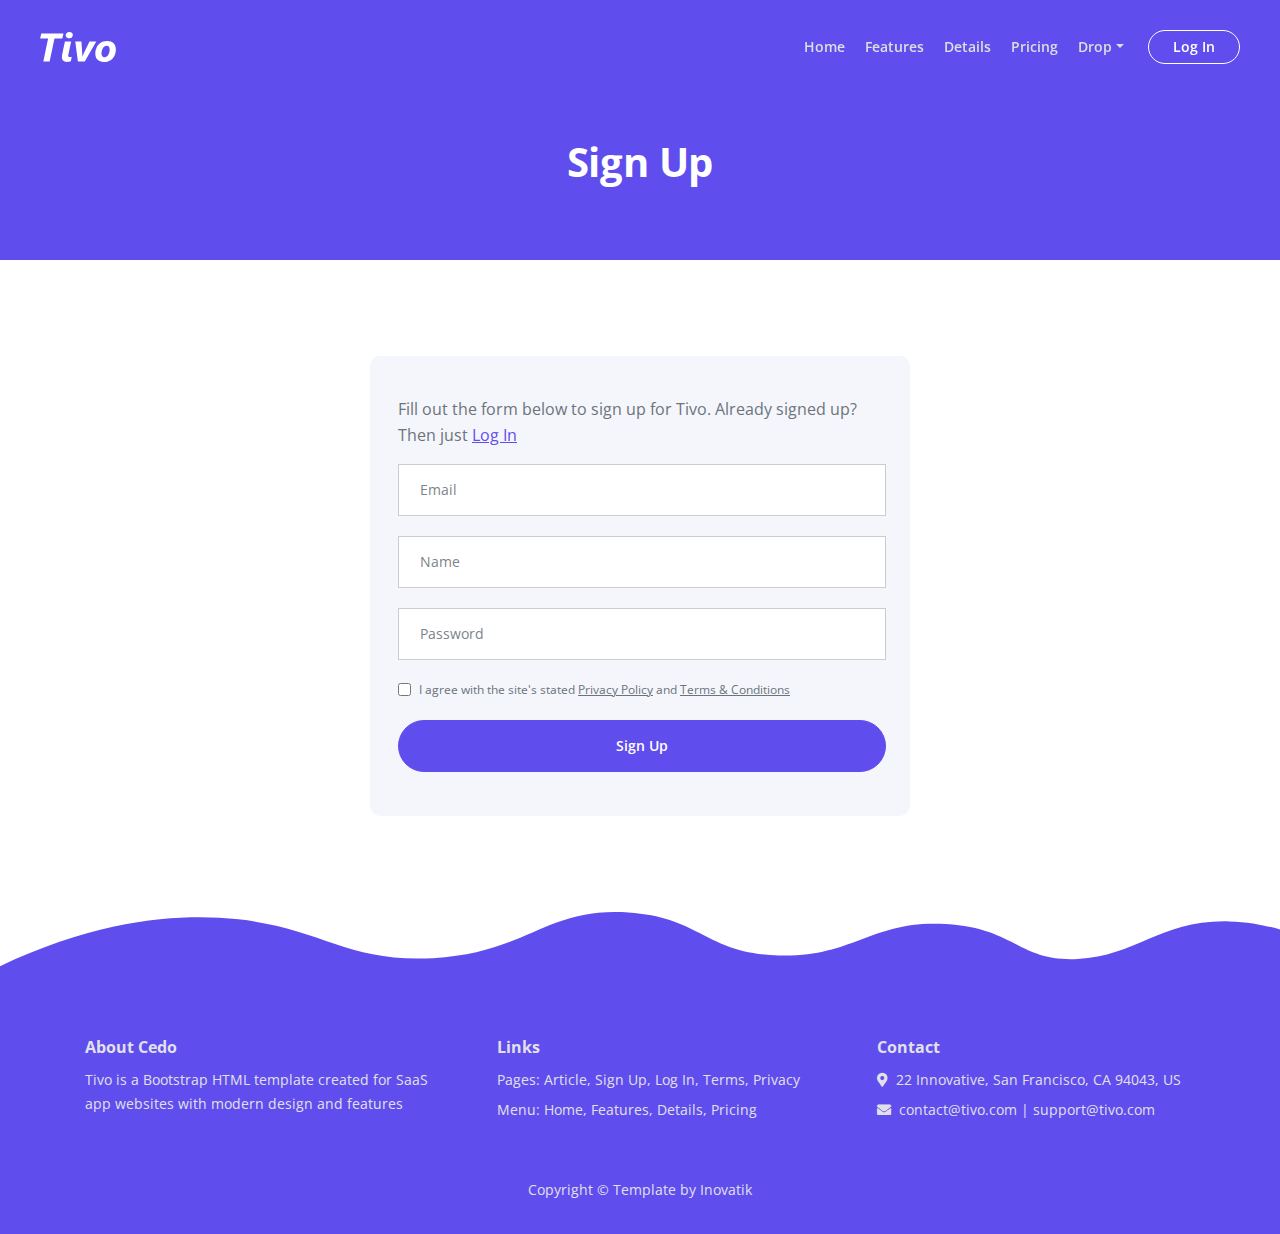
<file: tivofolder/web/sign-up.html>
<!DOCTYPE html>
<html lang="en">
<head>
    <meta charset="utf-8">
    <meta name="viewport" content="width=device-width, initial-scale=1, shrink-to-fit=no">
    
    <!-- SEO Meta Tags -->
    <meta name="description" content="Tivo is a Bootstrap HTML template created for SaaS app websites which based on its modern design and engaging features will convince online visitors to become users">
    <meta name="author" content="Inovatik">

    <!-- OG Meta Tags to improve the way the post looks when you share the page on Facebook, Twitter, LinkedIn -->
	<meta property="og:site_name" content="" /> <!-- website name -->
	<meta property="og:site" content="" /> <!-- website link -->
	<meta property="og:title" content=""/> <!-- title shown in the actual shared post -->
	<meta property="og:description" content="" /> <!-- description shown in the actual shared post -->
	<meta property="og:image" content="" /> <!-- image link, make sure it's jpg -->
	<meta property="og:url" content="" /> <!-- where do you want your post to link to -->
	<meta name="twitter:card" content="summary_large_image"> <!-- to have large image post format in Twitter -->

    <!-- Webpage Title -->
    <title>Sign Up - Tivo</title>
    
    <!-- Styles -->
    <link href="https://fonts.googleapis.com/css2?family=Open+Sans:ital,wght@0,400;0,600;0,700;1,400&display=swap" rel="stylesheet">
    <link href="css/bootstrap.css" rel="stylesheet">
    <link href="css/fontawesome-all.css" rel="stylesheet">
    <link href="css/swiper.css" rel="stylesheet">
	<link href="css/magnific-popup.css" rel="stylesheet">
	<link href="css/styles.css" rel="stylesheet">
	
	<!-- Favicon  -->
    <link rel="icon" href="images/favicon.png">
</head>
<body data-spy="scroll" data-target=".fixed-top">
    
    <!-- Navigation -->
    <nav class="navbar navbar-expand-lg fixed-top navbar-dark">
        <div class="container">
            
            <!-- Text Logo - Use this if you don't have a graphic logo -->
            <!-- <a class="navbar-brand logo-text page-scroll" href="index.html">Tivo</a> -->

            <!-- Image Logo -->
            <a class="navbar-brand logo-image" href="index.html"><img src="images/logo.svg" alt="alternative"></a> 

            <button class="navbar-toggler p-0 border-0" type="button" data-toggle="offcanvas">
                <span class="navbar-toggler-icon"></span>
            </button>

            <div class="navbar-collapse offcanvas-collapse" id="navbarsExampleDefault">
                <ul class="navbar-nav ml-auto">
                    <li class="nav-item">
                        <a class="nav-link page-scroll" href="index.html">Home <span class="sr-only">(current)</span></a>
                    </li>
                    <li class="nav-item">
                        <a class="nav-link page-scroll" href="index.html#features">Features</a>
                    </li>
                    <li class="nav-item">
                        <a class="nav-link page-scroll" href="index.html#details">Details</a>
                    </li>
                    <li class="nav-item">
                        <a class="nav-link page-scroll" href="index.html#pricing">Pricing</a>
                    </li>
                    <li class="nav-item dropdown">
                        <a class="nav-link dropdown-toggle" href="#" id="dropdown01" data-toggle="dropdown" aria-haspopup="true" aria-expanded="false">Drop</a>
                        <div class="dropdown-menu" aria-labelledby="dropdown01">
                            <a class="dropdown-item page-scroll" href="sign-up.html">Sign Up</a>
                            <div class="dropdown-divider"></div>
                            <a class="dropdown-item page-scroll" href="log-in.html">Log In</a>
                            <div class="dropdown-divider"></div>
                            <a class="dropdown-item page-scroll" href="article.html">Article Details</a>
                            <div class="dropdown-divider"></div>
                            <a class="dropdown-item page-scroll" href="terms.html">Terms Conditions</a>
                            <div class="dropdown-divider"></div>
                            <a class="dropdown-item page-scroll" href="privacy.html">Privacy Policy</a>
                        </div>
                    </li>
                </ul>
                <span class="nav-item">
                    <a class="btn-outline-sm" href="log-in.html">Log In</a>
                </span>
            </div> <!-- end of navbar-collapse -->
        </div> <!-- end of container -->
    </nav> <!-- end of navbar -->
    <!-- end of navigation -->


    <!-- Header -->
    <header class="ex-header">
        <div class="container">
            <div class="row">
                <div class="col-xl-10 offset-xl-1">
                    <h1 class="text-center">Sign Up</h1>
                </div> <!-- end of col -->
            </div> <!-- end of row -->
        </div> <!-- end of container -->
    </header> <!-- end of ex-header -->
    <!-- end of header -->
    
    
    <!-- Basic -->
    <div class="ex-form-1 pt-5 pb-5">
        <div class="container">
            <div class="row">
                <div class="col-xl-6 offset-xl-3">
                    <div class="text-box mt-5 mb-5">
                        <p>Fill out the form below to sign up for Tivo. Already signed up? Then just <a class="blue" href="log-in.html">Log In</a></p>

                        <!-- Sign Up Form -->
                        <form id="signUpForm">
                            <div class="form-group">
                                <input type="email" class="form-control-input" id="email" required>
                                <label class="label-control" for="email">Email</label>
                            </div>
                            <div class="form-group">
                                <input type="text" class="form-control-input" id="name" required>
                                <label class="label-control" for="name">Name</label>
                            </div>
                            <div class="form-group">
                                <input type="text" class="form-control-input" id="password" required>
                                <label class="label-control" for="password">Password</label>
                            </div>
                            <div class="form-group checkbox">
                                <input type="checkbox" id="terms" value="Agreed-to-Terms" required>I agree with the site's stated <a href="privacy.html">Privacy Policy</a> and <a href="conditions.html">Terms & Conditions</a>
                            </div>
                            <div class="form-group">
                                <button type="submit" class="form-control-submit-button">Sign Up</button>
                            </div>
                        </form>
                        <!-- end of sign up form -->

                    </div> <!-- end of text-box -->
                </div> <!-- end of col -->
            </div> <!-- end of row -->
        </div> <!-- end of container -->
    </div> <!-- end of ex-basic-1 -->
    <!-- end of basic -->


    <!-- Footer -->
    <div class="footer-decoration">
        <svg class="footer-frame" data-name="Layer 1" xmlns="http://www.w3.org/2000/svg" preserveAspectRatio="none" viewBox="0 0 1920 115.984"><defs><style>.cls-2{fill:#5f4dee;}</style></defs><title>footer-frame</title><path class="cls-2" d="M1616.28,381.705c-87.656,5.552-93.356-59.62-197.369-67.562-112.391-8.581-137.609,65.077-251.189,60.632-109.57-4.288-116.156-74.017-225.25-83.153-125.171-10.483-150,78.5-293,88.35-136.948,9.437-173.108-68.092-320.83-77.956C255.5,297.133,143,308.1,0,395.564V406.75H1920V324.537c-18-6.507-43.63-14.492-76.1-15.591C1740.655,305.452,1705.829,376.033,1616.28,381.705Z" transform="translate(0 -290.766)"/></svg>
    </div> <!-- end of footer-decoration -->
    <div class="footer">
        <div class="container">
            <div class="row">
                <div class="col-lg-4">
                    <div class="text-container">
                        <h6>About Cedo</h6>
                        <p class="p-small">Tivo is a Bootstrap HTML template created for SaaS app websites with modern design and features</p>
                    </div> <!-- end of text-container -->
                </div> <!-- end of col -->
                <div class="col-lg-4">
                    <div class="text-container second">
                        <h6>Links</h6>
                        <ul class="list-unstyled li-space-lg p-small">
                            <li>Pages: <a href="terms.html">Article</a>, <a href="sign-up.html">Sign Up</a>, <a href="log-in.html">Log In</a>, <a href="terms.html">Terms</a>, <a href="privacy.html">Privacy</a></li>
                            <li>Menu: <a class="page-scroll" href="#header">Home</a>, <a class="page-scroll" href="#features">Features</a>, <a class="page-scroll" href="#details">Details</a>, <a class="page-scroll" href="#pricing">Pricing</a></li>
                        </ul>
                    </div> <!-- end of text-container -->
                </div> <!-- end of col -->
                <div class="col-lg-4">
                    <div class="text-container third">
                        <h6>Contact</h6>
                        <ul class="list-unstyled li-space-lg p-small">
                            <li><i class="fas fa-map-marker-alt"></i>22 Innovative, San Francisco, CA 94043, US</li>
                            <li><i class="fas fa-envelope"></i><a href="mailto:contact@tivo.com">contact@tivo.com</a> | <a href="mailto:contact@tivo.com">support@tivo.com</a></li>
                        </ul>
                    </div> <!-- end of text-container -->
                </div> <!-- end of col -->
            </div> <!-- end of row -->
        </div> <!-- end of container -->
    </div> <!-- end of footer -->  
    <!-- end of footer -->


    <!-- Copyright -->
    <div class="copyright">
        <div class="container">
            <div class="row">
                <div class="col-lg-12">
                    <p class="p-small">Copyright © <a href="https://inovatik.com">Template by Inovatik</a></p>
                </div> <!-- end of col -->
            </div> <!-- enf of row -->
        </div> <!-- end of container -->
    </div> <!-- end of copyright --> 
    <!-- end of copyright -->
    
    	
    <!-- Scripts -->
    <script src="js/jquery.min.js"></script> <!-- jQuery for Bootstrap's JavaScript plugins -->
    <script src="js/bootstrap.min.js"></script> <!-- Bootstrap framework -->
    <script src="js/jquery.easing.min.js"></script> <!-- jQuery Easing for smooth scrolling between anchors -->
    <script src="js/swiper.min.js"></script> <!-- Swiper for image and text sliders -->
    <script src="js/jquery.magnific-popup.js"></script> <!-- Magnific Popup for lightboxes -->
    <script src="js/scripts.js"></script> <!-- Custom scripts -->
</body>
</html>
</file>
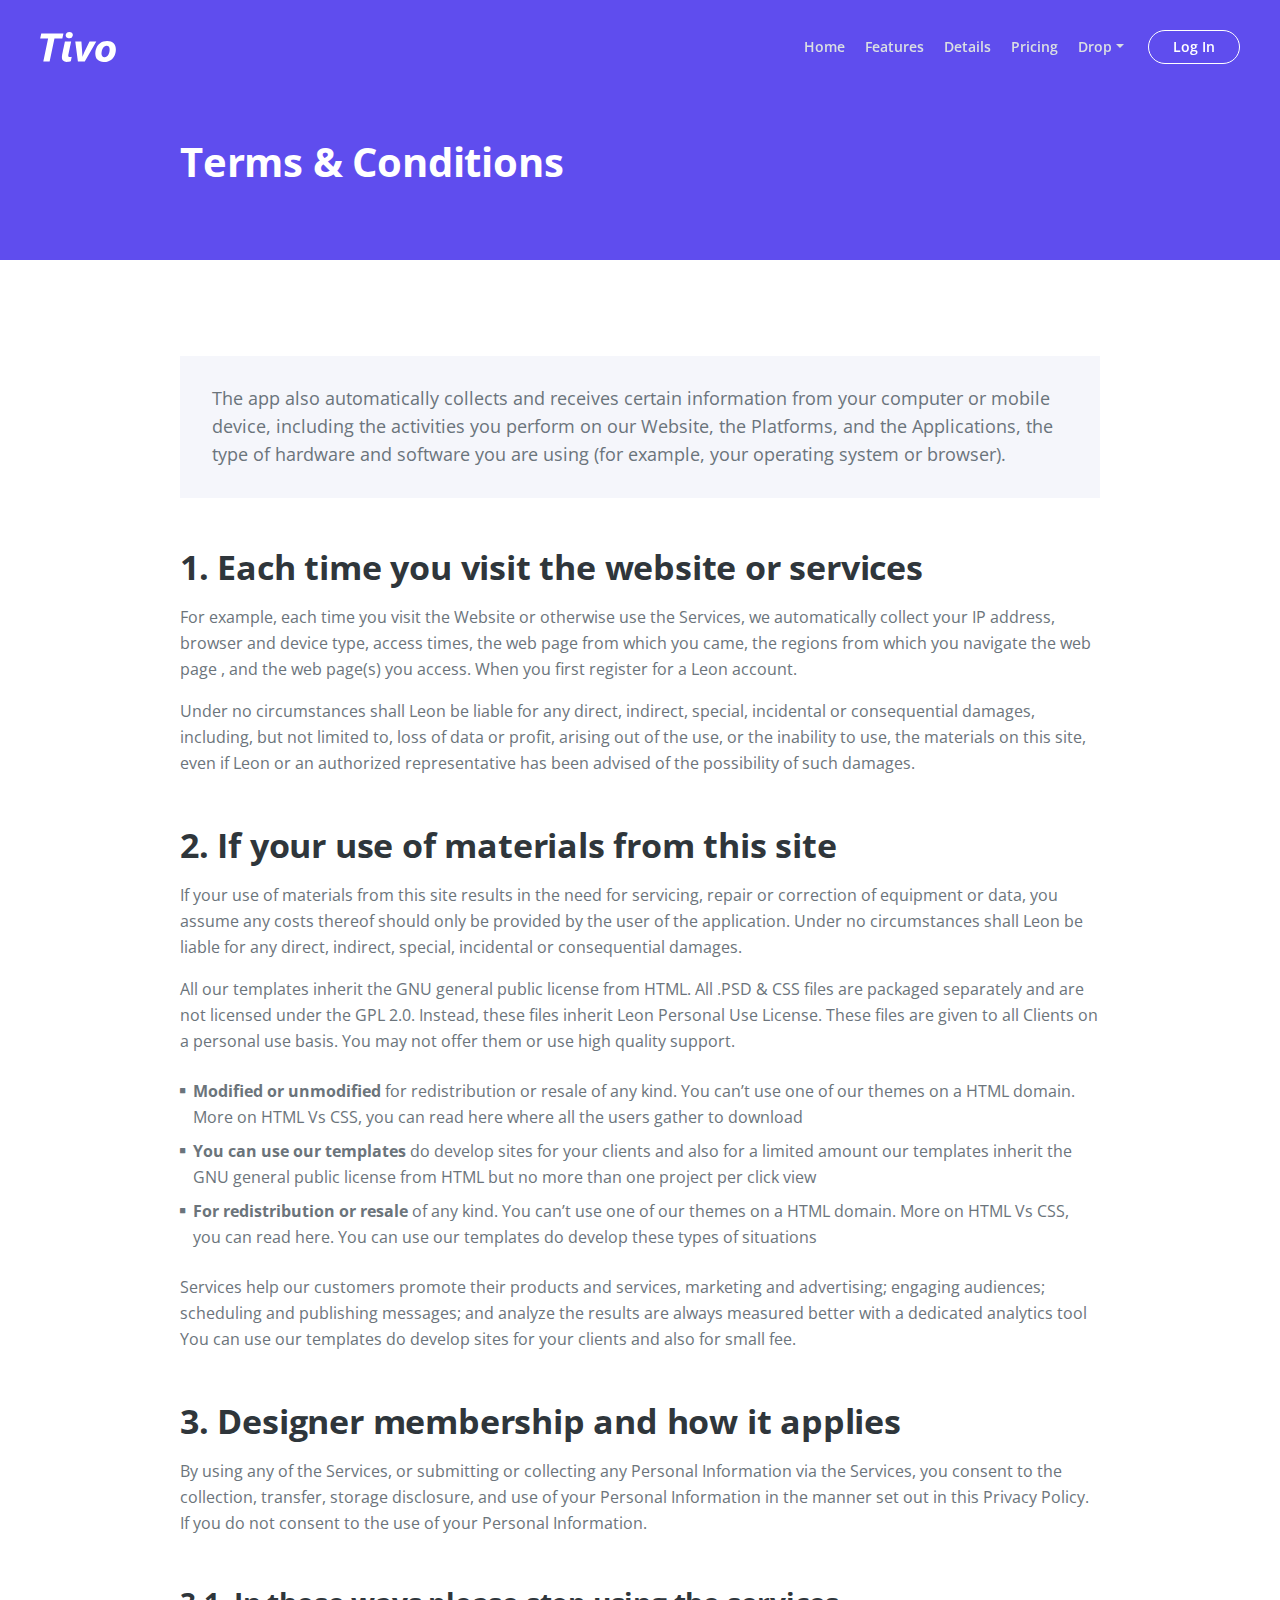
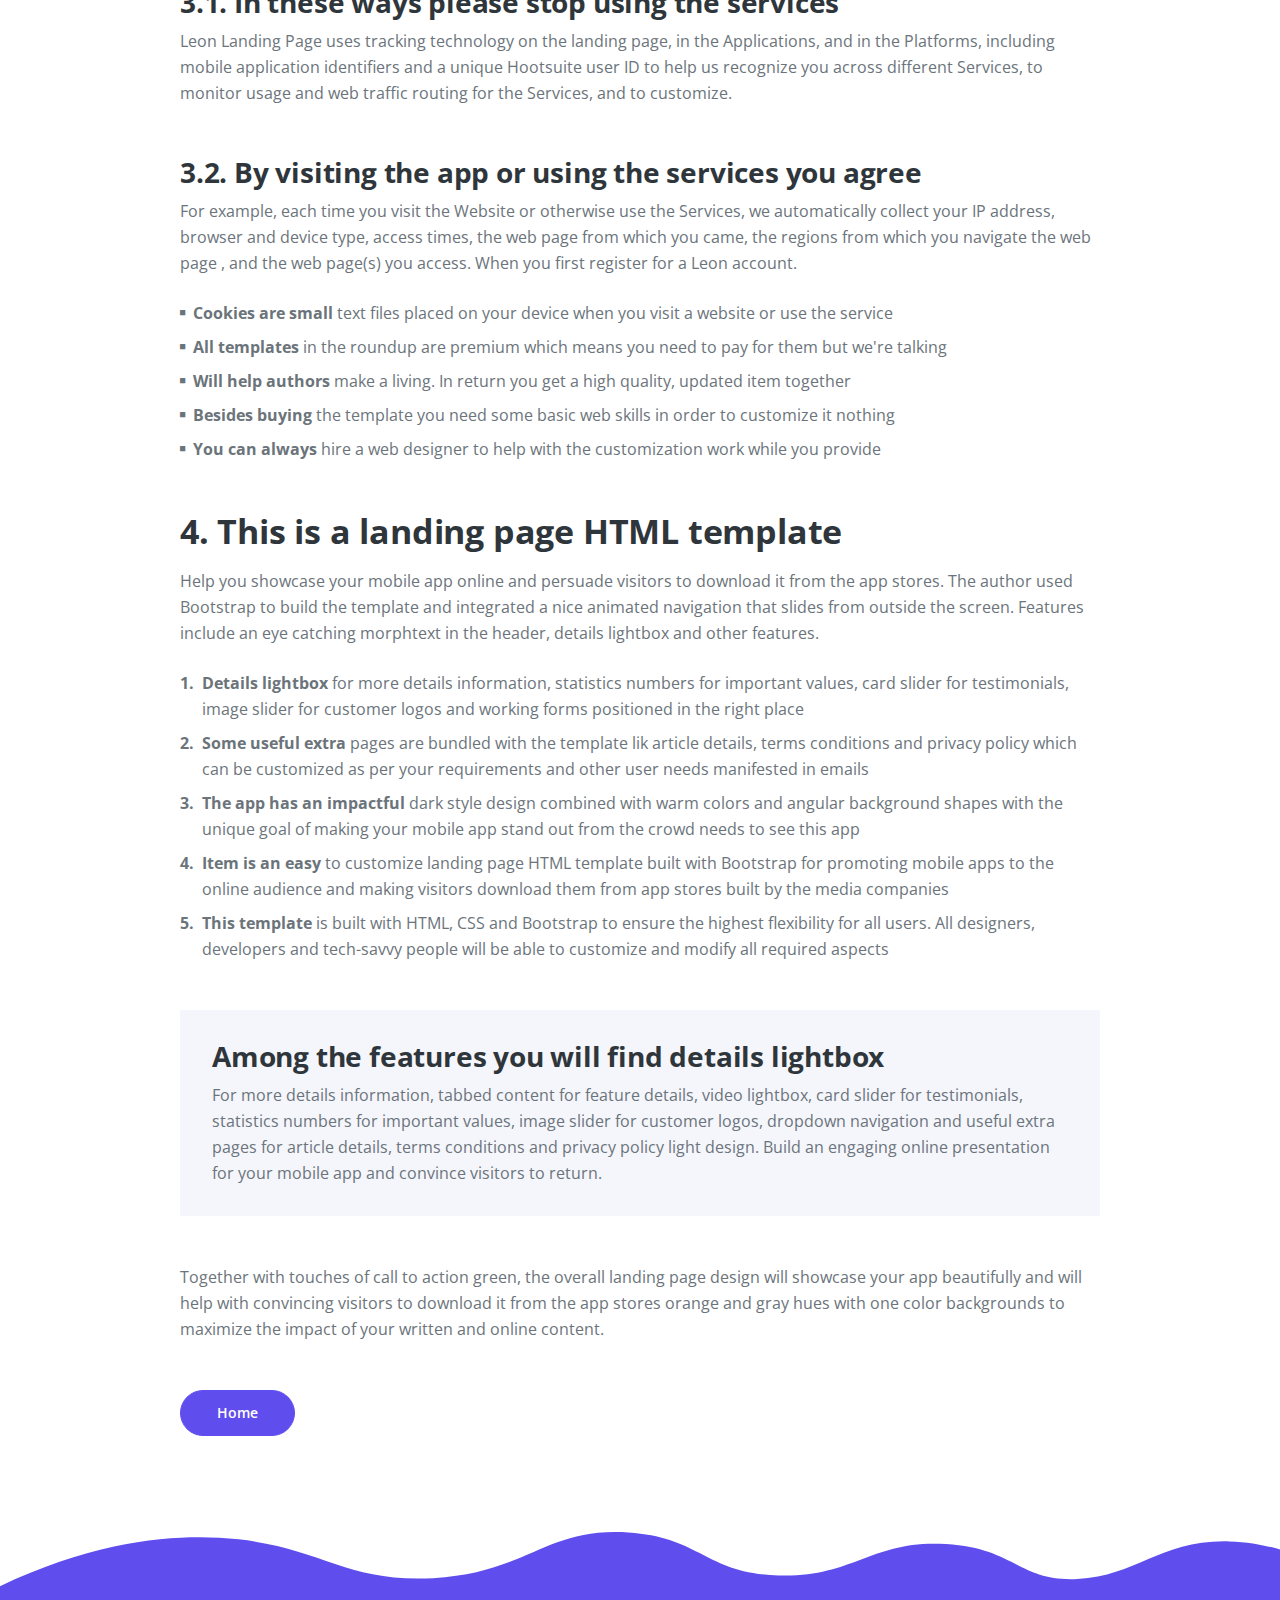
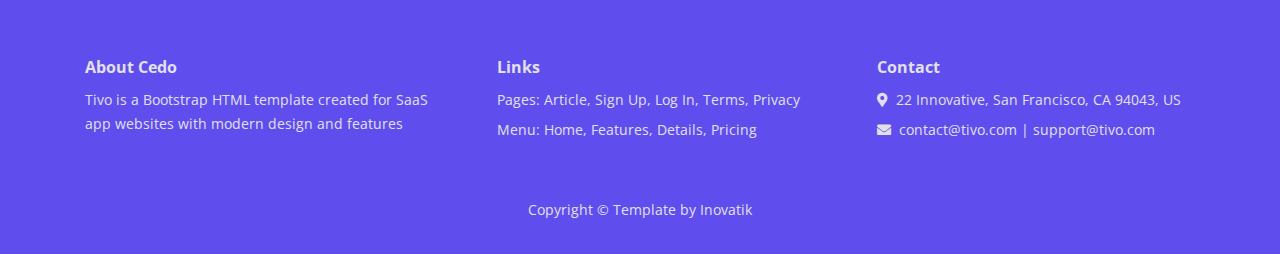
<file: tivofolder/web/terms.html>
<!DOCTYPE html>
<html lang="en">
<head>
    <meta charset="utf-8">
    <meta name="viewport" content="width=device-width, initial-scale=1, shrink-to-fit=no">
    
    <!-- SEO Meta Tags -->
    <meta name="description" content="Tivo is a Bootstrap HTML template created for SaaS app websites which based on its modern design and engaging features will convince online visitors to become users">
    <meta name="author" content="Inovatik">

    <!-- OG Meta Tags to improve the way the post looks when you share the page on Facebook, Twitter, LinkedIn -->
	<meta property="og:site_name" content="" /> <!-- website name -->
	<meta property="og:site" content="" /> <!-- website link -->
	<meta property="og:title" content=""/> <!-- title shown in the actual shared post -->
	<meta property="og:description" content="" /> <!-- description shown in the actual shared post -->
	<meta property="og:image" content="" /> <!-- image link, make sure it's jpg -->
	<meta property="og:url" content="" /> <!-- where do you want your post to link to -->
	<meta name="twitter:card" content="summary_large_image"> <!-- to have large image post format in Twitter -->

    <!-- Webpage Title -->
    <title>Terms & Conditions - Tivo</title>
    
    <!-- Styles -->
    <link href="https://fonts.googleapis.com/css2?family=Open+Sans:ital,wght@0,400;0,600;0,700;1,400&display=swap" rel="stylesheet">
    <link href="css/bootstrap.css" rel="stylesheet">
    <link href="css/fontawesome-all.css" rel="stylesheet">
    <link href="css/swiper.css" rel="stylesheet">
	<link href="css/magnific-popup.css" rel="stylesheet">
	<link href="css/styles.css" rel="stylesheet">
	
	<!-- Favicon  -->
    <link rel="icon" href="images/favicon.png">
</head>
<body data-spy="scroll" data-target=".fixed-top">
    
    <!-- Navigation -->
    <nav class="navbar navbar-expand-lg fixed-top navbar-dark">
        <div class="container">
            
            <!-- Text Logo - Use this if you don't have a graphic logo -->
            <!-- <a class="navbar-brand logo-text page-scroll" href="index.html">Tivo</a> -->

            <!-- Image Logo -->
            <a class="navbar-brand logo-image" href="index.html"><img src="images/logo.svg" alt="alternative"></a> 

            <button class="navbar-toggler p-0 border-0" type="button" data-toggle="offcanvas">
                <span class="navbar-toggler-icon"></span>
            </button>

            <div class="navbar-collapse offcanvas-collapse" id="navbarsExampleDefault">
                <ul class="navbar-nav ml-auto">
                    <li class="nav-item">
                        <a class="nav-link page-scroll" href="index.html">Home <span class="sr-only">(current)</span></a>
                    </li>
                    <li class="nav-item">
                        <a class="nav-link page-scroll" href="index.html#features">Features</a>
                    </li>
                    <li class="nav-item">
                        <a class="nav-link page-scroll" href="index.html#details">Details</a>
                    </li>
                    <li class="nav-item">
                        <a class="nav-link page-scroll" href="index.html#pricing">Pricing</a>
                    </li>
                    <li class="nav-item dropdown">
                        <a class="nav-link dropdown-toggle" href="#" id="dropdown01" data-toggle="dropdown" aria-haspopup="true" aria-expanded="false">Drop</a>
                        <div class="dropdown-menu" aria-labelledby="dropdown01">
                            <a class="dropdown-item page-scroll" href="sign-up.html">Sign Up</a>
                            <div class="dropdown-divider"></div>
                            <a class="dropdown-item page-scroll" href="log-in.html">Log In</a>
                            <div class="dropdown-divider"></div>
                            <a class="dropdown-item page-scroll" href="article.html">Article Details</a>
                            <div class="dropdown-divider"></div>
                            <a class="dropdown-item page-scroll" href="terms.html">Terms Conditions</a>
                            <div class="dropdown-divider"></div>
                            <a class="dropdown-item page-scroll" href="privacy.html">Privacy Policy</a>
                        </div>
                    </li>
                </ul>
                <span class="nav-item">
                    <a class="btn-outline-sm" href="log-in.html">Log In</a>
                </span>
            </div> <!-- end of navbar-collapse -->
        </div> <!-- end of container -->
    </nav> <!-- end of navbar -->
    <!-- end of navigation -->


    <!-- Header -->
    <header class="ex-header">
        <div class="container">
            <div class="row">
                <div class="col-xl-10 offset-xl-1">
                    <h1>Terms & Conditions</h1>
                </div> <!-- end of col -->
            </div> <!-- end of row -->
        </div> <!-- end of container -->
    </header> <!-- end of ex-header -->
    <!-- end of header -->


    <!-- Basic -->
    <div class="ex-basic-1 pt-5 pb-5">
        <div class="container">
            <div class="row">
                <div class="col-xl-10 offset-xl-1">
                    <div class="text-box mt-5 mb-5">
                        <p class="p-large">The app also automatically collects and receives certain information from your computer or mobile device, including the activities you perform on our Website, the Platforms, and the Applications, the type of hardware and software you are using (for example, your operating system or browser).</p>
                    </div> <!-- end of text-box -->

                    <h2 class="mb-3">1. Each time you visit the website or services</h2>
                    <p>For example, each time you visit the Website or otherwise use the Services, we automatically collect your IP address, browser and device type, access times, the web page from which you came, the regions from which you navigate the web page , and the web page(s) you access. When you first register for a Leon account.</p>
                    <p class="mb-5">Under no circumstances shall Leon be liable for any direct, indirect, special, incidental or consequential damages, including, but not limited to, loss of data or profit, arising out of the use, or the inability to use, the materials on this site, even if Leon or an authorized representative has been advised of the possibility of such damages.</p>

                    <h2 class="mb-3">2. If your use of materials from this site</h2>
                    <p>If your use of materials from this site results in the need for servicing, repair or correction of equipment or data, you assume any costs thereof should only be provided by the user of the application. Under no circumstances shall Leon be liable for any direct, indirect, special, incidental or consequential damages.</p>
                    <p class="mb-4">All our templates inherit the GNU general public license from HTML. All .PSD & CSS files are packaged separately and are not licensed under the GPL 2.0. Instead, these files inherit Leon Personal Use License. These files are given to all Clients on a personal use basis. You may not offer them or use high quality support.</p>
                    <ul class="list-unstyled li-space-lg mb-4">
                        <li class="media">
                            <i class="fas fa-square"></i>
                            <div class="media-body"><strong>Modified or unmodified</strong> for redistribution or resale of any kind. You can’t use one of our themes on a HTML domain. More on HTML Vs CSS, you can read here where all the users gather to download</div>
                        </li>
                        <li class="media">
                            <i class="fas fa-square"></i>
                            <div class="media-body"><strong>You can use our templates</strong>  do develop sites for your clients and also for a limited amount our templates inherit the GNU general public license from HTML but no more than one project per click view</div>
                        </li>
                        <li class="media">
                            <i class="fas fa-square"></i>
                            <div class="media-body"><strong>For redistribution or resale</strong> of any kind. You can’t use one of our themes on a HTML domain. More on HTML Vs CSS, you can read here. You can use our templates do develop these types of situations</div>
                        </li>
                    </ul>
                    <p class="mb-5">Services help our customers promote their products and services, marketing and advertising; engaging audiences; scheduling and publishing messages; and analyze the results are always measured better with a dedicated analytics tool You can use our templates do develop sites for your clients and also for small fee.</p>

                    <h2 class="mb-3">3. Designer membership and how it applies</h2>
                    <p class="mb-5">By using any of the Services, or submitting or collecting any Personal Information via the Services, you consent to the collection, transfer, storage disclosure, and use of your Personal Information in the manner set out in this Privacy Policy. If you do not consent to the use of your Personal Information.</p>
                    <h3>3.1. In these ways please stop using the services</h3>
                    <p class="mb-5">Leon Landing Page uses tracking technology on the landing page, in the Applications, and in the Platforms, including mobile application identifiers and a unique Hootsuite user ID to help us recognize you across different Services, to monitor usage and web traffic routing for the Services, and to customize.</p>
                    <h3>3.2. By visiting the app or using the services you agree</h3>
                    <p class="mb-4">For example, each time you visit the Website or otherwise use the Services, we automatically collect your IP address, browser and device type, access times, the web page from which you came, the regions from which you navigate the web page , and the web page(s) you access. When you first register for a Leon account.</p>
                    <ul class="list-unstyled li-space-lg mb-5">
                        <li class="media">
                            <i class="fas fa-square"></i>
                            <div class="media-body"><strong>Cookies are small</strong> text files placed on your device when you visit a website or use the service</div>
                        </li>
                        <li class="media">
                            <i class="fas fa-square"></i>
                            <div class="media-body"><strong>All templates</strong> in the roundup are premium which means you need to pay for them but we're talking</div>
                        </li>
                        <li class="media">
                            <i class="fas fa-square"></i>
                            <div class="media-body"><strong>Will help authors </strong> make a living. In return you get a high quality, updated item together</div>
                        </li>
                        <li class="media">
                            <i class="fas fa-square"></i>
                            <div class="media-body"><strong>Besides buying</strong> the template you need some basic web skills in order to customize it nothing</div>
                        </li>
                        <li class="media">
                            <i class="fas fa-square"></i>
                            <div class="media-body"><strong>You can always</strong> hire a web designer to help with the customization work while you provide</div>
                        </li>
                    </ul>
                    
                    <h2 class="mb-3">4. This is a landing page HTML template</h2>
                    <p class="mb-4">Help you showcase your mobile app online and persuade visitors to download it from the app stores. The author used Bootstrap to build the template and integrated a nice animated navigation that slides from outside the screen. Features include an eye catching morphtext in the header, details lightbox and other features.</p>
                    <ul class="list-unstyled li-space-lg mb-5">
                        <li class="media">
                            <strong>1.</strong>
                            <div class="media-body"><strong>Details lightbox</strong> for more details information, statistics numbers for important values, card slider for testimonials, image slider for customer logos and working forms positioned in the right place</div>
                        </li>
                        <li class="media">
                            <strong>2.</strong>
                            <div class="media-body"><strong>Some useful extra</strong> pages are bundled with the template lik article details, terms conditions and privacy policy which can be customized as per your requirements and other user needs manifested in emails</div>
                        </li>
                        <li class="media">
                            <strong>3.</strong>
                            <div class="media-body"><strong>The app has an impactful</strong> dark style design combined with warm colors and angular background shapes with the unique goal of making your mobile app stand out from the crowd needs to see this app</div>
                        </li>
                        <li class="media">
                            <strong>4.</strong>
                            <div class="media-body"><strong>Item is an easy</strong> to customize landing page HTML template built with Bootstrap for promoting mobile apps to the online audience and making visitors download them from app stores built by the media companies</div>
                        </li>
                        <li class="media">
                            <strong>5.</strong>
                            <div class="media-body"><strong>This template</strong> is built with HTML, CSS and Bootstrap to ensure the highest flexibility for all users. All designers, developers and tech-savvy people will be able to customize and modify all required aspects</div>
                        </li>
                    </ul>
                    
                    <div class="text-box mb-5">
                        <h3>Among the features you will find details lightbox</h3>
                        <p>For more details information, tabbed content for feature details, video lightbox, card slider for testimonials, statistics numbers for important values, image slider for customer logos, dropdown navigation and useful extra pages for article details, terms conditions and privacy policy light design. Build an engaging online presentation for your mobile app and convince visitors to return.</p>
                    </div> <!-- end of text-box -->
                    <p class="mb-5">Together with touches of call to action green, the overall landing page design will showcase your app beautifully and will help with convincing visitors to download it from the app stores orange and gray hues with one color backgrounds to maximize the impact of your written and online content.</p>
                    
                    <a class="btn-solid-reg mb-5" href="index.html">Home</a>
                </div> <!-- end of col -->
            </div> <!-- end of row -->
        </div> <!-- end of container -->
    </div> <!-- end of ex-basic-1 -->
    <!-- end of basic -->


    <!-- Footer -->
    <div class="footer-decoration">
        <svg class="footer-frame" data-name="Layer 1" xmlns="http://www.w3.org/2000/svg" preserveAspectRatio="none" viewBox="0 0 1920 115.984"><defs><style>.cls-2{fill:#5f4dee;}</style></defs><title>footer-frame</title><path class="cls-2" d="M1616.28,381.705c-87.656,5.552-93.356-59.62-197.369-67.562-112.391-8.581-137.609,65.077-251.189,60.632-109.57-4.288-116.156-74.017-225.25-83.153-125.171-10.483-150,78.5-293,88.35-136.948,9.437-173.108-68.092-320.83-77.956C255.5,297.133,143,308.1,0,395.564V406.75H1920V324.537c-18-6.507-43.63-14.492-76.1-15.591C1740.655,305.452,1705.829,376.033,1616.28,381.705Z" transform="translate(0 -290.766)"/></svg>
    </div> <!-- end of footer-decoration -->
    <div class="footer">
        <div class="container">
            <div class="row">
                <div class="col-lg-4">
                    <div class="text-container">
                        <h6>About Cedo</h6>
                        <p class="p-small">Tivo is a Bootstrap HTML template created for SaaS app websites with modern design and features</p>
                    </div> <!-- end of text-container -->
                </div> <!-- end of col -->
                <div class="col-lg-4">
                    <div class="text-container second">
                        <h6>Links</h6>
                        <ul class="list-unstyled li-space-lg p-small">
                            <li>Pages: <a href="terms.html">Article</a>, <a href="sign-up.html">Sign Up</a>, <a href="log-in.html">Log In</a>, <a href="terms.html">Terms</a>, <a href="privacy.html">Privacy</a></li>
                            <li>Menu: <a class="page-scroll" href="#header">Home</a>, <a class="page-scroll" href="#features">Features</a>, <a class="page-scroll" href="#details">Details</a>, <a class="page-scroll" href="#pricing">Pricing</a></li>
                        </ul>
                    </div> <!-- end of text-container -->
                </div> <!-- end of col -->
                <div class="col-lg-4">
                    <div class="text-container third">
                        <h6>Contact</h6>
                        <ul class="list-unstyled li-space-lg p-small">
                            <li><i class="fas fa-map-marker-alt"></i>22 Innovative, San Francisco, CA 94043, US</li>
                            <li><i class="fas fa-envelope"></i><a href="mailto:contact@tivo.com">contact@tivo.com</a> | <a href="mailto:contact@tivo.com">support@tivo.com</a></li>
                        </ul>
                    </div> <!-- end of text-container -->
                </div> <!-- end of col -->
            </div> <!-- end of row -->
        </div> <!-- end of container -->
    </div> <!-- end of footer -->  
    <!-- end of footer -->


    <!-- Copyright -->
    <div class="copyright">
        <div class="container">
            <div class="row">
                <div class="col-lg-12">
                    <p class="p-small">Copyright © <a href="https://inovatik.com">Template by Inovatik</a></p>
                </div> <!-- end of col -->
            </div> <!-- enf of row -->
        </div> <!-- end of container -->
    </div> <!-- end of copyright --> 
    <!-- end of copyright -->
    
    	
    <!-- Scripts -->
    <script src="js/jquery.min.js"></script> <!-- jQuery for Bootstrap's JavaScript plugins -->
    <script src="js/bootstrap.min.js"></script> <!-- Bootstrap framework -->
    <script src="js/jquery.easing.min.js"></script> <!-- jQuery Easing for smooth scrolling between anchors -->
    <script src="js/swiper.min.js"></script> <!-- Swiper for image and text sliders -->
    <script src="js/jquery.magnific-popup.js"></script> <!-- Magnific Popup for lightboxes -->
    <script src="js/scripts.js"></script> <!-- Custom scripts -->
</body>
</html>
</file>
<file: bluebokbunja/css/styles.css>
/* Template: Tivo SaaS App Website Bootstrap HTML Template
   Author: Inovatik
   Description: Master CSS file
*/

/*****************************************
Table Of Contents:
- General Styles
- Navigation
- Header
- Customers
- Description
- Features
- Details
- Details Lightbox
- Video
- Pricing
- Testimonials
- Newsletter
- Social
- Footer
- Copyright
- Back To Top Button 
- Extra Pages
- Media Queries
******************************************/

/*****************************************
Colors:
- Backgrounds, navbar, buttons - blue #5f4dee
- Backgrounds - light gray #f5f6fb
- Headings text - black #2f363b
- Body text - dark gray #6b747b
******************************************/


/**************************/
/*     General Styles     */
/**************************/
body,
html {
    width: 100%;
	height: 100%;
}

body, p {
	color: #6b747b; 
	font: 400 1rem/1.625rem "Open Sans", sans-serif;
}

h1 {
	color: #2f363b;
	font-weight: 700;
	font-size: 2.5rem;
	line-height: 3.25rem;
	letter-spacing: -0.2px;
}

h2 {
	color: #2f363b;
	font-weight: 700;
	font-size: 2.125rem;
	line-height: 2.625rem;
	letter-spacing: -0.2px;
}

h3 {
	color: #2f363b;
	font-weight: 700;
	font-size: 1.75rem;
	line-height: 2.25rem;
	letter-spacing: -0.2px;
}

h4 {
	color: #2f363b;
	font-weight: 700;
	font-size: 1.5rem;
	line-height: 2rem;
	letter-spacing: -0.2px;	
}

h5 {
	color: #2f363b;
	font-weight: 700;
	font-size: 1.25rem;
	line-height: 1.625rem;
}

h6 {
	color: #2f363b;
	font-weight: 700;
	font-size: 1rem;
	line-height: 1.375rem;
}

.p-large {
	font-size: 1.125rem;
	line-height: 1.75rem;
}

.p-small {
	font-size: 0.875rem;
	line-height: 1.5rem;
}

.testimonial-text {
	font-style: italic;
}

.testimonial-author {
	font-weight: 700;
	font-size: 1rem;
	line-height: 1.5rem;
}

.li-space-lg li {
	margin-bottom: 0.5rem;
}

a {
	color: #6b747b;
	text-decoration: underline;
}

a:hover {
	color: #6b747b;
	text-decoration: underline;
}

.no-line {
	text-decoration: none;
}

.no-line:hover {
	text-decoration: none;
}

.blue {
	color: #5f4dee;
}

.white {
	color: #ffffff;
}

a.white:hover {
	color: #ffffff;
}

.section-title {
	color: #5f4dee;
	font-weight: 600;
	font-size: 0.875rem;
	line-height: 1.25rem;
}

.bg-gray {
	background-color: #f5f6fb;
}
.btn-solid-lg2 {
	display: inline-block;
	padding: 1.375rem 2.25rem 1.375rem 2.25rem;
	border: 1px solid #5f4dee;
	border-radius: 32px;
	background-color: #5f4dee;
	color: #ffffff;
	font-weight: 600;
	font-size: 0.875rem;
	line-height: 0;
	text-decoration: none;
	transition: all 0.2s;
}
.btn-solid-lg2:hover {
	border: 1px solid #5f4dee;
	background-color: transparent;
	color: #5f4dee; /* needs to stay here because of the forced color property of a tag */
	text-decoration: none;
}
.btn-solid-reg {
	display: inline-block;
	padding: 1.375rem 2.25rem 1.375rem 2.25rem;
	border: 1px solid #5f4dee;
	border-radius: 32px;
	background-color: #5f4dee;
	color: #ffffff;
	font-weight: 600;
	font-size: 0.875rem;
	line-height: 0;
	text-decoration: none;
	transition: all 0.2s;
}

.btn-solid-reg:hover {
	border: 1px solid #5f4dee;
	background-color: transparent;
	color: #5f4dee; /* needs to stay here because of the forced color property of a tag */
	text-decoration: none;
}

.btn-solid-lg {
	display: inline-block;
	padding: 1.5rem 2.5rem 1.5rem 2.5rem;
	border: 1px solid #5f4dee;
	border-radius: 32px;
	background-color: #5f4dee;
	color: #ffffff;
	font-weight: 600;
	font-size: 0.875rem;
	line-height: 0;
	text-decoration: none;
	transition: all 0.2s;
}

.btn-solid-lg:hover {
	border: 1px solid #5f4dee;
	background-color: transparent;
	color: #5f4dee; /* needs to stay here because of the forced color property of a tag */
	text-decoration: none;
}

.btn-outline-reg {
	display: inline-block;
	padding: 1.375rem 2.25rem 1.375rem 2.25rem;
	border: 1px solid #2f363b;
	border-radius: 32px;
	background-color: transparent;
	color: #2f363b;
	font-weight: 600;
	font-size: 0.875rem;
	line-height: 0;
	text-decoration: none;
	transition: all 0.2s;
}

.btn-outline-reg:hover {
	border: 1px solid #2f363b;
	background-color: #2f363b;
	color: #ffffff;
	text-decoration: none;
}

.btn-outline-lg {
	display: inline-block;
	padding: 1.5rem 2.5rem 1.5rem 2.5rem;
	border: 1px solid #2f363b;
	border-radius: 32px;
	background-color: transparent;
	color: #2f363b;
	font-weight: 600;
	font-size: 0.875rem;
	line-height: 0;
	text-decoration: none;
	transition: all 0.2s;
}

.btn-outline-lg:hover {
	border: 1px solid #2f363b;
	background-color: #2f363b;
	color: #ffffff;
	text-decoration: none;
}

.btn-outline-sm {
	display: inline-block;
	padding: 1rem 1.5rem 1rem 1.5rem;
	border: 1px solid #2f363b;
	border-radius: 32px;
	background-color: transparent;
	color: #2f363b;
	font-weight: 600;
	font-size: 0.875rem;
	line-height: 0;
	text-decoration: none;
	transition: all 0.2s;
}

.btn-outline-sm:hover {
	border: 1px solid #2f363b;
	background-color: #2f363b;
	color: #ffffff;
	text-decoration: none;
}

.form-group {
	position: relative;
	margin-bottom: 1.25rem;
}

.label-control {
	position: absolute;
	top: 0.875rem;
	left: 1.375rem;
	color: #7d838a;
	opacity: 1;
	font-size: 0.875rem;
	line-height: 1.5rem;
	cursor: text;
	transition: all 0.2s ease;
}

.form-control-input:focus + .label-control,
.form-control-input.notEmpty + .label-control,
.form-control-textarea:focus + .label-control,
.form-control-textarea.notEmpty + .label-control {
	top: 0.125rem;
	color: #6b747b;
	opacity: 1;
	font-size: 0.75rem;
	font-weight: 700;
}

.form-control-input,
.form-control-select {
	display: block; /* needed for proper display of the label in Firefox, IE, Edge */
	width: 100%;
	padding-top: 1.125rem;
	padding-bottom: 0.125rem;
	padding-left: 1.25rem;
	border: 1px solid #cbcbd1;
	background-color: #ffffff;
	color: #6b747b;
	font-size: 0.875rem;
	line-height: 1.875rem;
	transition: all 0.2s;
	-webkit-appearance: none; /* removes inner shadow on form inputs on ios safari */
}

.form-control-select {
	padding-top: 0.5rem;
	padding-bottom: 0.5rem;
	height: 3.25rem;
	color: #7d838a;
}

select {
    /* you should keep these first rules in place to maintain cross-browser behavior */
    -webkit-appearance: none;
	-moz-appearance: none;
	-ms-appearance: none;
    -o-appearance: none;
    appearance: none;
    background-image: url('../images/down-arrow.png');
    background-position: 96% 50%;
    background-repeat: no-repeat;
    outline: none;
}

.form-control-textarea {
	display: block; /* used to eliminate a bottom gap difference between Chrome and IE/FF */
	width: 100%;
	height: 14rem; /* used instead of html rows to normalize height between Chrome and IE/FF */
	padding-top: 1.5rem;
	padding-left: 1.25rem;
	border: 1px solid #cbcbd1;
	background-color: #ffffff;
	color: #6b747b;
	font-size: 0.875rem;
	line-height: 1.5rem;
	transition: all 0.2s;
}

.form-control-input:focus,
.form-control-select:focus,
.form-control-textarea:focus {
	border: 1px solid #a1a1a1;
	outline: none; /* Removes blue border on focus */
}

.form-control-input:hover,
.form-control-select:hover,
.form-control-textarea:hover {
	border: 1px solid #a1a1a1;
}

.checkbox {
	font-size: 0.75rem;
	line-height: 1.25rem;
}

input[type='checkbox'] {
	vertical-align: -10%;
	margin-right: 0.5rem;
}

.form-control-submit-button {
	display: inline-block;
	width: 100%;
	height: 3.25rem;
	border: 1px solid #5f4dee;
	border-radius: 32px;
	background-color: #5f4dee;
	color: #ffffff;
	font-weight: 600;
	font-size: 0.875rem;
	line-height: 0;
	cursor: pointer;
	transition: all 0.2s;
}

.form-control-submit-button:hover {
	border: 1px solid #5f4dee;
	background-color: transparent;
	color: #5f4dee;
}

/* Fade-move Animation For Details Lightbox - Magnific Popup */
/* at start */
.my-mfp-slide-bottom .zoom-anim-dialog {
	opacity: 0;
	transition: all 0.2s ease-out;
	-webkit-transform: translateY(-1.25rem) perspective(37.5rem) rotateX(10deg);
	-ms-transform: translateY(-1.25rem) perspective(37.5rem) rotateX(10deg);
	transform: translateY(-1.25rem) perspective(37.5rem) rotateX(10deg);
}

/* animate in */
.my-mfp-slide-bottom.mfp-ready .zoom-anim-dialog {
	opacity: 1;
	-webkit-transform: translateY(0) perspective(37.5rem) rotateX(0); 
	-ms-transform: translateY(0) perspective(37.5rem) rotateX(0); 
	transform: translateY(0) perspective(37.5rem) rotateX(0); 
}

/* animate out */
.my-mfp-slide-bottom.mfp-removing .zoom-anim-dialog {
	opacity: 0;
	-webkit-transform: translateY(-0.625rem) perspective(37.5rem) rotateX(10deg); 
	-ms-transform: translateY(-0.625rem) perspective(37.5rem) rotateX(10deg); 
	transform: translateY(-0.625rem) perspective(37.5rem) rotateX(10deg); 
}

/* dark overlay, start state */
.my-mfp-slide-bottom.mfp-bg {
	opacity: 0;
	transition: opacity 0.2s ease-out;
}

/* animate in */
.my-mfp-slide-bottom.mfp-ready.mfp-bg {
	opacity: 0.8;
}
/* animate out */
.my-mfp-slide-bottom.mfp-removing.mfp-bg {
	opacity: 0;
}
/* end of fade-move animation for details lightbox - magnific popup */


/**********************/
/*     Navigation     */
/**********************/
.navbar {
	background-color: #5f4dee;
	font-weight: 600;
	font-size: 0.875rem;
	line-height: 0.875rem;
	box-shadow: 0 1px 6px 0 rgba(0, 0, 0, 0.025);
}

.navbar .navbar-brand {
	padding-top: 0.25rem;
	padding-bottom: 0.25rem;
}

.navbar .logo-image img {
    width: 76px;
	height: 30px;
}

.navbar .logo-text {
	color: #ffffff;
	font-weight: 700;
	font-size: 2rem;
	line-height: 1rem;
	text-decoration: none;
}

.offcanvas-collapse {
	position: fixed;
	top: 3.25rem; /* adjusts the height between the top of the page and the offcanvas menu */
	bottom: 0;
	left: 100%;
	width: 100%;
	padding-right: 1rem;
	padding-left: 1rem;
	overflow-y: auto;
	visibility: hidden;
	background-color: #5f4dee;
	transition: visibility .3s ease-in-out, -webkit-transform .3s ease-in-out;
	transition: transform .3s ease-in-out, visibility .3s ease-in-out;
	transition: transform .3s ease-in-out, visibility .3s ease-in-out, -webkit-transform .3s ease-in-out;
}

.offcanvas-collapse.open {
	visibility: visible;
	-webkit-transform: translateX(-100%);
	transform: translateX(-100%);
}

.navbar .navbar-nav {
	margin-top: 0.75rem;
	margin-bottom: 0.5rem;
}

.navbar .nav-item .nav-link {
	padding-top: 0.625rem;
	padding-bottom: 0.625rem;
	color: #dadfe2;
	text-decoration: none;
	transition: all 0.2s ease;
}

.navbar .nav-item.dropdown.show .nav-link,
.navbar .nav-item .nav-link:hover,
.navbar .nav-item .nav-link.active {
	color: #ffffff;
}

/* Dropdown Menu */
.navbar .dropdown .dropdown-menu {
	animation: fadeDropdown 0.2s; /* required for the fade animation */
}

@keyframes fadeDropdown {
    0% {
        opacity: 0;
    }

    100% {
        opacity: 1;
	}
}

.navbar .dropdown-menu {
	margin-top: 0.5rem;
	margin-bottom: 0.5rem;
	border: none;
	background-color: #5f4dee;
}

.navbar .dropdown-item {
	padding-top: 0.5rem;
	padding-bottom: 0.5rem;
	color: #dadfe2;
	font-weight: 600;
	font-size: 0.875rem;
	line-height: 0.875rem;
	text-decoration: none;
}

.navbar .dropdown-item:hover {
	background-color: #5f4dee;
	color: #ffffff;
}

.navbar .dropdown-divider {
	width: 100%;
	height: 1px;
	margin: 0.5rem auto 0.5rem auto;
	border: none;
	background-color: #709bb3;
}
/* end of dropdown menu */

.navbar .nav-item .btn-outline-sm {
	border: 1px solid #ffffff;
	color: #ffffff;
}

.navbar .nav-item .btn-outline-sm:hover {
	background-color: #ffffff;
	color: #5f4dee;
}

.navbar .navbar-toggler {
	padding: 0;
	border: none;
	font-size: 1.25rem;
}


/*****************/
/*    Header     */
/*****************/
.header {
	position: relative;
	overflow: hidden;
	padding-top: 6.5rem;
	padding-bottom: 7rem;
	background-color: #5f4dee;
	text-align: center;
}

.header .text-container {
	margin-bottom: 3rem;
}

.header h1 {
	margin-bottom: 1rem;
	color: #ffffff;
}

.header .p-large {
	margin-bottom: 2.125rem;
	color: #ffffff;
}

.header .btn-solid-lg {
	margin-bottom: 1rem;
}

.header .btn-solid-lg,
.header .btn-outline-lg {
	margin-right: 0.25rem;
	margin-left: 0.25rem;
}

.header .btn-solid-lg {
	border: 1px solid #ffffff;
	background-color: #ffffff;
	color: #5f4dee;
}

.header .btn-solid-lg:hover {
	background-color: transparent;
	color: #ffffff;
}

.header .btn-outline-lg {
	border: 1px solid #ffffff;
	color: #ffffff;
}

.header .btn-outline-lg:hover {
	background-color: #ffffff;
	color: #5f4dee;
}

.header .header-decoration {
	position: absolute;
	bottom: 0;
	left: 0;
	width: 100%;
	height: 60px;
}



/********************/
/*    Customers     */
/********************/
.slider-1 {
	padding-top: 3rem;
	padding-bottom: 3rem;
	text-align: center;
}

.slider-1 .slider-container {
	padding: 1rem;
}


/**********************/
/*    Description     */
/**********************/
.cards-1 {
	padding-top: 3.5rem;
	padding-bottom: 3.75rem;
	text-align: center;
}

.cards-1 .h2-heading {
	margin-bottom: 3.75rem;
}

.cards-1 .card {
	margin-bottom: 4.5rem;
	border: none;
	background-color: transparent;
}

.cards-1 .card-image img {
	max-width: 200px;
	margin-right: auto;
	margin-bottom: 2.5rem;
	margin-left: auto;
}

.cards-1 .card-body {
	padding: 0;
}

.cards-1 .card-title {
	margin-bottom: 0.5rem;
}

.cards-1 p {
	margin-bottom: 0;
}


/********************/
/*     Features     */
/********************/
.tabs {
	padding-top: 8rem;
	padding-bottom: 8.5rem;
}

.tabs .section-title {
	text-align: center;
}

.tabs .h2-heading {
	margin-bottom: 0.75rem;
	text-align: center;
}

.tabs .p-heading {
	margin-bottom: 3.125rem;
	text-align: center;
}

.tabs .nav-tabs {
	margin-right: auto;
	margin-bottom: 1.5rem;
	margin-left: auto;
	justify-content: center;
	border-bottom: none;
}

.tabs .nav-link {
	margin-bottom: 1rem;
	padding: 0.5rem 1rem 0.375rem 1rem;
	border: none;
	border-bottom: 2px solid #c9d9ec;
	border-radius: 0;
	color: #76838c;
	font-weight: 600;
	font-size: 1.25rem;
	line-height: 1.625rem;
	text-decoration: none;
	transition: all 0.2s ease;
}

.tabs .nav-link.active,
.tabs .nav-link:hover {
	border-bottom: 2px solid #5f4dee;
	background-color: transparent;
	color: #5f4dee;
}

.tabs .nav-link .fas {
	margin-right: 0.625rem;
}

.tabs .tab-content {
	width: 100%; /* for proper display in IE11 */
}

.tabs .image-container {
	margin-bottom: 3rem;
}

.tabs h3 {
	margin-bottom: 1.125rem;
}

.tabs .list-unstyled {
	margin-bottom: 1.75rem;
}

.tabs .list-unstyled .fas {
	color: #5f4dee;
	font-size: 0.375rem;
	line-height: 1.625rem;
}

.tabs .list-unstyled .media-body {
	margin-left: 0.5rem;
}


/*******************/
/*     Details     */
/*******************/
.basic-1 {
	padding-top: 7.75rem;
	padding-bottom: 8.25rem;
}
.basic-event {
	padding-top: 0rem;
	padding-bottom: 0rem;
}

.basic-1 .text-container {
	margin-bottom: 4rem;
}

.basic-1 h2 {
	margin-bottom: 1.5rem;
}

.basic-1 .list-unstyled {
	margin-bottom: 1.625rem;
}

.basic-1 .list-unstyled .fas {
	color: #5f4dee;
	font-size: 0.375rem;
	line-height: 1.625rem;
}

.basic-1 .list-unstyled .media-body {
	margin-left: 0.5rem;
}


/****************************/
/*     Details Lightbox     */
/****************************/
.lightbox-basic {
	position: relative;
	max-width: 1150px;
	margin: 2.5rem auto;
	padding: 3rem 1rem;
	background-color: #ffffff;
	text-align: left;
}

.lightbox-basic .image-container {
	margin-bottom: 3rem;
	text-align: center;
}

.lightbox-basic .image-container img {
	border-radius: 8px;
}

.lightbox-basic h3 {
	margin-bottom: 0.5rem;
}

.lightbox-basic hr {
	width: 44px;
	height: 1px;
	margin-top: 0.125rem;
	margin-bottom: 1rem;
	margin-left: 0;
	background-color: #5f4dee;
}

.lightbox-basic h4 {
	margin-top: 1.75rem;
	margin-bottom: 0.625rem;
}

.lightbox-basic .list-unstyled {
	margin-bottom: 1.5rem;
}

.lightbox-basic .list-unstyled .fas {
	color: #5f4dee;
	font-size: 0.875rem;
	line-height: 1.75rem;
}

.lightbox-basic .list-unstyled .media-body {
	margin-left: 0.625rem;
}

/* Action Button */
.lightbox-basic .btn-solid-reg.mfp-close {
	position: relative;
	width: auto;
	height: auto;
	color: #ffffff;
	opacity: 1;
	font-family: "Open Sans";
}

.lightbox-basic .btn-solid-reg.mfp-close:hover {
	color: #5f4dee;
}
/* end of action Button */

/* Back Button */
.lightbox-basic .btn-outline-reg.mfp-close.as-button {
	position: relative;
	display: inline-block;
	width: auto;
	height: auto;
	margin-left: 0.375rem;
	padding: 1.375rem 2.25rem 1.375rem 2.25rem;
	border: 1px solid #2f363b;
	background-color: transparent;
	color: #2f363b;
	opacity: 1;
	font-family: "Open Sans";
}

.lightbox-basic .btn-outline-reg.mfp-close.as-button:hover {
	background-color: #2f363b;
	color: #ffffff;
}
/* end of back button */

/* Close X Button */
.lightbox-basic button.mfp-close.x-button {
	position: absolute;
	top: -2px;
	right: -2px;
	width: 44px;
	height: 44px;
	color: #555555;
}
/* end of close x button */


/*****************/
/*     Video     */
/*****************/
.basic-2 {
	padding-top: 8.5rem;
	padding-bottom: 8.5rem;
	background-color: #f4f9ff;
	text-align: center;
}

.basic-2 .image-container {
	margin-bottom: 2.5rem;
}

.basic-2 .image-container img {
	border-radius: 0.75rem;
}

.basic-2 .video-wrapper {
	position: relative;
}

/* Video Play Button */
.basic-2 .video-play-button {
	position: absolute;
	z-index: 10;
	top: 50%;
	left: 50%;
	display: block;
	box-sizing: content-box;
	width: 32px;
	height: 44px;
	padding: 1.125rem 1.25rem 1.125rem 1.75rem;
	border-radius: 50%;
	-webkit-transform: translateX(-50%) translateY(-50%);
	-ms-transform: translateX(-50%) translateY(-50%);
	transform: translateX(-50%) translateY(-50%);
}
  
.basic-2 .video-play-button:before {
	content: "";
	position: absolute;
	z-index: 0;
	top: 50%;
	left: 50%;
	display: block;
	width: 76px;
	height: 76px;
	border-radius: 50%;
	background: #5f4dee;
	animation: pulse-border 1500ms ease-out infinite;
	-webkit-transform: translateX(-50%) translateY(-50%);
	-ms-transform: translateX(-50%) translateY(-50%);
	transform: translateX(-50%) translateY(-50%);
}
  
.basic-2 .video-play-button:after {
	content: "";
	position: absolute;
	z-index: 1;
	top: 50%;
	left: 50%;
	display: block;
	width: 70px;
	height: 70px;
	border-radius: 50%;
	background: #5f4dee;
	transition: all 200ms;
	-webkit-transform: translateX(-50%) translateY(-50%);
	-ms-transform: translateX(-50%) translateY(-50%);
	transform: translateX(-50%) translateY(-50%);
}
  
.basic-2 .video-play-button span {
	position: relative;
	display: block;
	z-index: 3;
	top: 6px;
	left: 4px;
	width: 0;
	height: 0;
	border-left: 26px solid #fff;
	border-top: 16px solid transparent;
	border-bottom: 16px solid transparent;
}
  
@keyframes pulse-border {
	0% {
		transform: translateX(-50%) translateY(-50%) translateZ(0) scale(1);
		opacity: 1;
	}
	100% {
		transform: translateX(-50%) translateY(-50%) translateZ(0) scale(1.5);
		opacity: 0;
	}
}
/* end of video play button */  


/*******************/
/*     Pricing     */
/*******************/
.cards-2 {
	padding-top: 8rem;
	padding-bottom: 2.25rem;
}

.cards-2 .section-title {
	text-align: center;
}

.cards-2 .h2-heading {
	margin-bottom: 3.75rem;
	text-align: center;
}

.cards-2 .card {
	max-width: 330px;
	margin-right: auto;
	margin-bottom: 5rem;
	margin-left: auto;
	border: 2px solid #e4e7fc;
	border-radius: 8px;
	text-align: center;
}

.cards-2 .card .card-body {
	padding: 3rem 1.625rem 3.25rem 1.625rem;
}

.cards-2 .card .card-title {
	margin-bottom: 0.75rem;
	color: #2b44ff;
	font-weight: 700;
	font-size: 1.125rem;
	line-height: 1.25rem;
}

.cards-2 .card .value {
	color: #2f363b;
	font-weight: 700;
	font-size: 3.25rem;
	line-height: 3.5rem;
}

.cards-2 .card .currency {
	margin-right: 0.25rem;
	color: #2f363b;
	font-size: 1.375rem;
	vertical-align: 50%;
}

.cards-2 .card .frequency {
	margin-bottom: 2rem;
	font-size: 0.875rem;
}

.cards-2 .card .cell-divide-hr {
	height: 2px;
	margin-top: 0;
	margin-bottom: 2.25rem;
	border: none;
	background-color: #e4e7fc;
}

.cards-2 .card .list-unstyled {
	margin-bottom: 1.75rem;
	text-align: left;
}

.cards-2 .card .list-unstyled li {
	margin-bottom: 0.5rem;
}

.cards-2 .card .list-unstyled .fas {
	color: #2b44ff;
	font-size: 0.75rem;
	line-height: 1.625rem;
}

.cards-2 .card .list-unstyled .fas.fa-times {
	color: #828286;
}

.cards-2 .card .list-unstyled .media-body {
	margin-left: 0.5rem;
}


/************************/
/*     Testimonials     */
/************************/
.slider-2 {
	padding-top: 1.25rem;
	padding-bottom: 8.25rem;
}

.slider-2 .slider-container {
	position: relative;
}

.slider-2 .swiper-container {
	position: static;
	width: 82%;
	text-align: center;
}

.slider-2 .image-wrapper {
	width: 96px;
	margin-right: auto;
	margin-bottom: 1rem;
	margin-left: auto;
}

.slider-2 .image-wrapper img {
	border-radius: 50%;
}

.slider-2 .testimonial-text {
	margin-bottom: 0.5rem;
}

.slider-2 .testimonial-author {
	color: #2f363b;
}

.slider-2 .swiper-button-prev,
.slider-2 .swiper-button-next {
	width: 18px;
}

.slider-2 .swiper-button-prev:focus,
.slider-2 .swiper-button-next:focus {
	/* even if you can't see it chrome you can see it on mobile device */
	outline: none;
}

.slider-2 .swiper-button-prev {
	left: -10px;
	background-image: url("data:image/svg+xml;charset=utf-8,%3Csvg%20xmlns%3D'http%3A%2F%2Fwww.w3.org%2F2000%2Fsvg'%20viewBox%3D'0%200%2028%2044'%3E%3Cpath%20d%3D'M0%2C22L22%2C0l2.1%2C2.1L4.2%2C22l19.9%2C19.9L22%2C44L0%2C22L0%2C22L0%2C22z'%20fill%3D'%23505c67'%2F%3E%3C%2Fsvg%3E");
	background-size: 18px 28px;
}

.slider-2 .swiper-button-next {
	right: -10px;
	background-image: url("data:image/svg+xml;charset=utf-8,%3Csvg%20xmlns%3D'http%3A%2F%2Fwww.w3.org%2F2000%2Fsvg'%20viewBox%3D'0%200%2028%2044'%3E%3Cpath%20d%3D'M27%2C22L27%2C22L5%2C44l-2.1-2.1L22.8%2C22L2.9%2C2.1L5%2C0L27%2C22L27%2C22z'%20fill%3D'%23505c67'%2F%3E%3C%2Fsvg%3E");
	background-size: 18px 28px;
}


/**********************/
/*     Newsletter     */
/**********************/
.form-1 .form-container {
	padding: 4rem 1rem;
	border-radius: 10px;
}

.form-1 .section-title,
.form-1 .h2-heading {
	text-align: center;
}

.form-1 .h2-heading {
	margin-bottom: 3.25rem;
}


/******************/
/*     Social     */
/******************/
.basic-3 {
	padding-top: 3rem;
	padding-bottom: 7.25rem;
	text-align: center;
}

.basic-3 .fa-stack {
	width: 2em;
	margin-bottom: 0.75rem;
	margin-right: 0.375rem;
	font-size: 1.5rem;
}

.basic-3 .fa-stack .fa-stack-1x {
    color: #fff;
	transition: all 0.2s ease;
}

.basic-3 .fa-stack .fa-stack-2x {
	color: #5f4dee;
	transition: all 0.2s ease;
}

.basic-3 .fa-stack:hover .fa-stack-1x {
	color: #5f4dee;
}

.basic-3 .fa-stack:hover .fa-stack-2x {
    color: #f3f7fd;
}


/******************/
/*     Footer     */
/******************/
.footer-decoration {
	position: relative;
	width: 100%;
	height: 20px;
}

.footer-decoration .footer-frame {
	position: absolute;
	bottom: 0;
	left: 0;
	width: 100%;
	height: 20px;
}

.footer {
	padding-top: 4rem;
	padding-bottom: 1rem;
	background-color: #5f4dee;
}

.footer a {
	text-decoration: none;
}

.footer .text-container {
	margin-bottom: 2.5rem;
}

.footer h6 {
	margin-bottom: 0.625rem;
	color: #e2e1e8;
}

.footer p,
.footer a,
.footer ul {
	color: #e2e1e8;
}

.footer .li-space-lg li {
	margin-bottom: 0.375rem;
}

.footer .fas {
	margin-right: 0.5rem;
}


/*********************/
/*     Copyright     */
/*********************/
.copyright {
	padding-bottom: 1rem;
	background-color: #5f4dee;
	text-align: center;
}

.copyright p,
.copyright a {
	color: #e2e1e8;
	text-decoration: none;
}


/******************************/
/*     Back To Top Button     */
/******************************/
a.back-to-top {
	position: fixed;
	z-index: 999;
	right: 12px;
	bottom: 12px;
	display: none;
	width: 42px;
	height: 42px;
	border-radius: 30px;
	background: #7461ff url("../images/up-arrow.png") no-repeat center 47%;
	background-size: 18px 18px;
	text-indent: -9999px;
}

a:hover.back-to-top {
	background-color: #4d3dc4;
}


/***********************/
/*     Extra Pages     */
/***********************/
.ex-header {
	padding-top: 8.5rem;
	padding-bottom: 4rem;
	background-color: #5f4dee;
}

.ex-header h1 {
	color: #ffffff;
}

.ex-basic-1 .list-unstyled .fas {
	font-size: 0.375rem;
	line-height: 1.625rem;
}

.ex-basic-1 .list-unstyled .media-body {
	margin-left: 0.5rem;
}

.ex-basic-1 .text-box {
	padding: 1.25rem 1.25rem 0.5rem 1.25rem;
	background-color: #f5f6fb;
}

.ex-cards-1 .card {
	border: none;
	background-color: transparent;
}

.ex-cards-1 .card .fa-stack {
	width: 2em;
	font-size: 1.125rem;
}

.ex-cards-1 .card .fa-stack-2x {
	color: #5f4dee;
}

.ex-cards-1 .card .fa-stack-1x {
	color: #ffffff;
	font-weight: 600;
	line-height: 2.125rem;
}

.ex-cards-1 .card .list-unstyled .media-body {
	margin-left: 0.75rem;
}

.ex-cards-1 .card .list-unstyled .media-body h5 {
	margin-top: 0.125rem;
	margin-bottom: 0.375rem;
}

.ex-form-1 .text-box {
	padding: 2.5rem 1.5rem 1.5rem 1.75rem;
	border-radius: 10px;
	background-color: #f5f6fb;
}


/*************************/
/*     Media Queries     */
/*************************/	
/* Min-width 768px */
@media (min-width: 768px) {

	/* Header */
	.header .header-decoration {
		height: 100px;
	}
	/* end of header */
	

	/* Footer */
	.footer-decoration {
		height: 40px;
	}
	
	.footer-decoration .footer-frame {
		height: 40px;
	}
	/* end of footer */


	/* Extra Pages */
	.ex-basic-1 .text-box {
		padding: 1.75rem 2rem 0.875rem 2rem;
	}
	/* end of extra pages */
}
/* end of min-width 768px */


/* Min-width 992px */
@media (min-width: 992px) {
	
	/* General Styles */
	.h1-large {
		font-size: 3.5rem;
		line-height: 4.375rem;
	}

	.h2-heading {
		width: 35.25rem;
		margin-right: auto;
		margin-left: auto;
	}

	.p-heading {
		width: 40rem;
		margin-right: auto;
		margin-left: auto;
	}

	/* end of general styles */


	/* Navigation */
	.navbar {
		padding-top: 1.75rem;
		background-color: transparent;
		box-shadow: none;
		transition: all 0.2s;
	}

	.navbar.top-nav-collapse {
		padding-top: 0.5rem;
		padding-bottom: 0.5rem;
		background-color: #5f4dee;
		box-shadow: 0 3px 6px 0 rgba(0, 0, 0, 0.025);
	}

	.offcanvas-collapse {
		position: static;
		top: auto;
		bottom: auto;
		left: auto;
		width: auto;
		padding-right: 0;
		padding-left: 0;
		background-color: transparent;
		overflow-y: visible;
		visibility: visible;
	}

	.offcanvas-collapse.open {
		-webkit-transform: none;
		transform: none;
	}

	.navbar .navbar-nav {
		margin-top: 0;
		margin-bottom: 0;
	}
	
	.navbar .nav-item .nav-link {
		padding-right: 0.625rem;
		padding-left: 0.625rem;
	}

	.navbar .dropdown-menu {
		margin-top: 0.25rem;
		box-shadow: 0 5px 3px 1px rgba(0, 0, 0, 0.08);
	}

	.navbar .dropdown-divider {
		width: 90%;
	}

	.navbar .nav-item .btn-outline-sm {
		margin-left: 0.875rem;
	}
	/* end of navigation */
	

	/* Header */
	.header {
		padding-top: 11rem;
		padding-bottom: 10rem;
		text-align: left;
	}

	.header .text-container {
		margin-bottom: 0;
	}

	.header .btn-solid-lg {
		margin-bottom: 0;
	}
	
	.header .btn-solid-lg,
	.header .btn-outline-lg {
		margin-right: 0.5rem;
		margin-left: 0;
	}

	.header .image-container {
		transform: rotate(2deg);
		filter: drop-shadow(0px 30px 20px rgba(0, 0, 0, 0.2));
	}

	.header .header-decoration {
		height: 160px;
	}
	/* end of header */


	/* Description */
	.cards-1 .card {
		display: inline-block;
		width: 284px;
		vertical-align: top;
	}

	.cards-1 .card:nth-of-type(3n+2) {
		margin-right: 2rem;
		margin-left: 2rem;
	}
	/* end of description */


	/* Features */
	.tabs .image-container {
		margin-bottom: 0;
	}
	/* end of features */


	/* Details */
	.basic-1 .text-container {
		margin-bottom: 0;
	}
	/* end of details */


	/* Details Lightbox */
	.lightbox-basic {
		padding: 3rem 3rem;
	}

	.lightbox-basic .image-container {
		margin-bottom: 0;
		text-align: left;
	}
	/* end of details lightbox */


	/* Pricing */
	.cards-2 .card {
		display: inline-block;
		width: 304px;
		max-width: 100%;
		vertical-align: top;
	}
	
	.cards-2 .card:nth-of-type(3n+2) {
		margin-right: 0.125rem;
		margin-left: 0.125rem;
	}
	/* end of pricing */


	/* Testimonials */
	.slider-2 .swiper-container {
		width: 87%;
		text-align: left;
	}

	.slider-2 .image-wrapper {
		float: left;
		width: 160px;
		margin-bottom: 0;
	}

	.slider-2 .text-wrapper {
		max-width: 100%;
		margin-top: 1.375rem;
		margin-left: 13rem;
	}

	.slider-2 .swiper-button-prev {
		left: 0;
		width: 22px;
		background-size: 22px 34px;
	}
	
	.slider-2 .swiper-button-next {
		right: 0;
		width: 22px;
		background-size: 22px 34px;
	}
	/* end of testimonials */


	/* Newsletter */
	.form-1 form {
		width: 550px;
		margin-right: auto;
		margin-left: auto;
	}
	/* end of newsletter */


	/* Footer */
	.footer-decoration {
		height: 60px;
	}
	
	.footer-decoration .footer-frame {
		height: 60px;
	}
	/* end of footer */


	/* Extra Pages */
	.ex-cards-1 .card {
		display: inline-block;
		width: 296px;
		vertical-align: top;
	}

	.ex-cards-1 .card:nth-of-type(3n+2) {
		margin-right: 1rem;
		margin-left: 1rem;
	}
	/* end of extra pages */
}
/* end of min-width 992px */


/* Min-width 1200px */
@media (min-width: 1200px) {

	/* Navigation */
	.navbar .container {
		max-width: 100%;
		padding-right: 1.5rem;
		padding-left: 1.5rem;
	}
	/* end of navigation */


	/* Header */
	.header {
		padding-top: 18rem;
		padding-bottom: 18rem;
	}

	.header .text-container {
		margin-right: 4.5rem;
	}

	.header .image-container {
		position: absolute;
		z-index: 1;
		top: -80px;
		width: 700px;
	}

	.header .header-decoration {
		height: 260px;
	}
	/* end of header */


	/* Customers */
	.slider-1 .slider-container {
		margin-right: 2rem;
		margin-left: 2rem;
	}
	/* end of customers */


	/* Description */
	.cards-1 .card {
		width: 320px;
	}

	.cards-1 .card:nth-of-type(3n+2) {
		margin-right: 4.375rem;
		margin-left: 4.375rem;
	}
	/* end of description */


	/* Features */
	.tabs .nav-tabs {
		margin-bottom: 1.75rem;
	}

	.tabs .image-container {
		margin-right: 1rem;
	}

	.tabs .text-container {
		margin-top: 1.25rem;
		margin-left: 2rem;
	}
	/* end of features */


	/* Details */
	.basic-1 .text-container {
		margin-top: 1rem;
		margin-right: 3rem;
	}
	/* end of details */


	/* Details Lightbox */
	.lightbox-basic .image-container {
		margin-right: 1.5rem;
	}
	/* end of details lightbox */


	/* Pricing */
	.cards-2 .card {
		width: 334px;
	}
	
	.cards-2 .card .card-body {
		padding-right: 2.5rem;
		padding-left: 2.5rem;
	}

	.cards-2 .card:nth-of-type(3n+2) {
		margin-right: 3rem;
		margin-left: 3rem;
	}
	/* end of pricing */


	/* Newsletter */
	.form-1 .form-container {
		padding-top: 5rem;
		padding-bottom: 5rem;
	}
	/* end of newsletter */


	/* Footer */
	.footer .text-container.second,
	.footer .text-container.third {
		margin-left: 2rem;
	}
	/* end of footer */


	/* Extra Pages */
	.ex-cards-1 .card {
		width: 336px;
	}

	.ex-cards-1 .card:nth-of-type(3n+2) {
		margin-right: 2.875rem;
		margin-left: 2.875rem;
	}
	/* end of extra pages */
}
/* end of min-width 1200px */
</file>
<file: tivofolder/web/css/styles.css>
/* Template: Tivo SaaS App Website Bootstrap HTML Template
   Author: Inovatik
   Description: Master CSS file
*/

/*****************************************
Table Of Contents:
- General Styles
- Navigation
- Header
- Customers
- Description
- Features
- Details
- Details Lightbox
- Video
- Pricing
- Testimonials
- Newsletter
- Social
- Footer
- Copyright
- Back To Top Button 
- Extra Pages
- Media Queries
******************************************/

/*****************************************
Colors:
- Backgrounds, navbar, buttons - blue #5f4dee
- Backgrounds - light gray #f5f6fb
- Headings text - black #2f363b
- Body text - dark gray #6b747b
******************************************/


/**************************/
/*     General Styles     */
/**************************/
body,
html {
    width: 100%;
	height: 100%;
}

body, p {
	color: #6b747b; 
	font: 400 1rem/1.625rem "Open Sans", sans-serif;
}

h1 {
	color: #2f363b;
	font-weight: 700;
	font-size: 2.5rem;
	line-height: 3.25rem;
	letter-spacing: -0.2px;
}

h2 {
	color: #2f363b;
	font-weight: 700;
	font-size: 2.125rem;
	line-height: 2.625rem;
	letter-spacing: -0.2px;
}

h3 {
	color: #2f363b;
	font-weight: 700;
	font-size: 1.75rem;
	line-height: 2.25rem;
	letter-spacing: -0.2px;
}

h4 {
	color: #2f363b;
	font-weight: 700;
	font-size: 1.5rem;
	line-height: 2rem;
	letter-spacing: -0.2px;	
}

h5 {
	color: #2f363b;
	font-weight: 700;
	font-size: 1.25rem;
	line-height: 1.625rem;
}

h6 {
	color: #2f363b;
	font-weight: 700;
	font-size: 1rem;
	line-height: 1.375rem;
}

.p-large {
	font-size: 1.125rem;
	line-height: 1.75rem;
}

.p-small {
	font-size: 0.875rem;
	line-height: 1.5rem;
}

.testimonial-text {
	font-style: italic;
}

.testimonial-author {
	font-weight: 700;
	font-size: 1rem;
	line-height: 1.5rem;
}

.li-space-lg li {
	margin-bottom: 0.5rem;
}

a {
	color: #6b747b;
	text-decoration: underline;
}

a:hover {
	color: #6b747b;
	text-decoration: underline;
}

.no-line {
	text-decoration: none;
}

.no-line:hover {
	text-decoration: none;
}

.blue {
	color: #5f4dee;
}

.white {
	color: #ffffff;
}

a.white:hover {
	color: #ffffff;
}

.section-title {
	color: #5f4dee;
	font-weight: 600;
	font-size: 0.875rem;
	line-height: 1.25rem;
}

.bg-gray {
	background-color: #f5f6fb;
}
.btn-solid-lg2 {
	display: inline-block;
	padding: 1.375rem 2.25rem 1.375rem 2.25rem;
	border: 1px solid #5f4dee;
	border-radius: 32px;
	background-color: #5f4dee;
	color: #ffffff;
	font-weight: 600;
	font-size: 0.875rem;
	line-height: 0;
	text-decoration: none;
	transition: all 0.2s;
}
.btn-solid-lg2:hover {
	border: 1px solid #5f4dee;
	background-color: transparent;
	color: #5f4dee; /* needs to stay here because of the forced color property of a tag */
	text-decoration: none;
}
.btn-solid-reg {
	display: inline-block;
	padding: 1.375rem 2.25rem 1.375rem 2.25rem;
	border: 1px solid #5f4dee;
	border-radius: 32px;
	background-color: #5f4dee;
	color: #ffffff;
	font-weight: 600;
	font-size: 0.875rem;
	line-height: 0;
	text-decoration: none;
	transition: all 0.2s;
}

.btn-solid-reg:hover {
	border: 1px solid #5f4dee;
	background-color: transparent;
	color: #5f4dee; /* needs to stay here because of the forced color property of a tag */
	text-decoration: none;
}

.btn-solid-lg {
	display: inline-block;
	padding: 1.5rem 2.5rem 1.5rem 2.5rem;
	border: 1px solid #5f4dee;
	border-radius: 32px;
	background-color: #5f4dee;
	color: #ffffff;
	font-weight: 600;
	font-size: 0.875rem;
	line-height: 0;
	text-decoration: none;
	transition: all 0.2s;
}

.btn-solid-lg:hover {
	border: 1px solid #5f4dee;
	background-color: transparent;
	color: #5f4dee; /* needs to stay here because of the forced color property of a tag */
	text-decoration: none;
}

.btn-outline-reg {
	display: inline-block;
	padding: 1.375rem 2.25rem 1.375rem 2.25rem;
	border: 1px solid #2f363b;
	border-radius: 32px;
	background-color: transparent;
	color: #2f363b;
	font-weight: 600;
	font-size: 0.875rem;
	line-height: 0;
	text-decoration: none;
	transition: all 0.2s;
}

.btn-outline-reg:hover {
	border: 1px solid #2f363b;
	background-color: #2f363b;
	color: #ffffff;
	text-decoration: none;
}

.btn-outline-lg {
	display: inline-block;
	padding: 1.5rem 2.5rem 1.5rem 2.5rem;
	border: 1px solid #2f363b;
	border-radius: 32px;
	background-color: transparent;
	color: #2f363b;
	font-weight: 600;
	font-size: 0.875rem;
	line-height: 0;
	text-decoration: none;
	transition: all 0.2s;
}

.btn-outline-lg:hover {
	border: 1px solid #2f363b;
	background-color: #2f363b;
	color: #ffffff;
	text-decoration: none;
}

.btn-outline-sm {
	display: inline-block;
	padding: 1rem 1.5rem 1rem 1.5rem;
	border: 1px solid #2f363b;
	border-radius: 32px;
	background-color: transparent;
	color: #2f363b;
	font-weight: 600;
	font-size: 0.875rem;
	line-height: 0;
	text-decoration: none;
	transition: all 0.2s;
}

.btn-outline-sm:hover {
	border: 1px solid #2f363b;
	background-color: #2f363b;
	color: #ffffff;
	text-decoration: none;
}

.form-group {
	position: relative;
	margin-bottom: 1.25rem;
}

.label-control {
	position: absolute;
	top: 0.875rem;
	left: 1.375rem;
	color: #7d838a;
	opacity: 1;
	font-size: 0.875rem;
	line-height: 1.5rem;
	cursor: text;
	transition: all 0.2s ease;
}

.form-control-input:focus + .label-control,
.form-control-input.notEmpty + .label-control,
.form-control-textarea:focus + .label-control,
.form-control-textarea.notEmpty + .label-control {
	top: 0.125rem;
	color: #6b747b;
	opacity: 1;
	font-size: 0.75rem;
	font-weight: 700;
}

.form-control-input,
.form-control-select {
	display: block; /* needed for proper display of the label in Firefox, IE, Edge */
	width: 100%;
	padding-top: 1.125rem;
	padding-bottom: 0.125rem;
	padding-left: 1.25rem;
	border: 1px solid #cbcbd1;
	background-color: #ffffff;
	color: #6b747b;
	font-size: 0.875rem;
	line-height: 1.875rem;
	transition: all 0.2s;
	-webkit-appearance: none; /* removes inner shadow on form inputs on ios safari */
}

.form-control-select {
	padding-top: 0.5rem;
	padding-bottom: 0.5rem;
	height: 3.25rem;
	color: #7d838a;
}

select {
    /* you should keep these first rules in place to maintain cross-browser behavior */
    -webkit-appearance: none;
	-moz-appearance: none;
	-ms-appearance: none;
    -o-appearance: none;
    appearance: none;
    background-image: url('../images/down-arrow.png');
    background-position: 96% 50%;
    background-repeat: no-repeat;
    outline: none;
}

.form-control-textarea {
	display: block; /* used to eliminate a bottom gap difference between Chrome and IE/FF */
	width: 100%;
	height: 14rem; /* used instead of html rows to normalize height between Chrome and IE/FF */
	padding-top: 1.5rem;
	padding-left: 1.25rem;
	border: 1px solid #cbcbd1;
	background-color: #ffffff;
	color: #6b747b;
	font-size: 0.875rem;
	line-height: 1.5rem;
	transition: all 0.2s;
}

.form-control-input:focus,
.form-control-select:focus,
.form-control-textarea:focus {
	border: 1px solid #a1a1a1;
	outline: none; /* Removes blue border on focus */
}

.form-control-input:hover,
.form-control-select:hover,
.form-control-textarea:hover {
	border: 1px solid #a1a1a1;
}

.checkbox {
	font-size: 0.75rem;
	line-height: 1.25rem;
}

input[type='checkbox'] {
	vertical-align: -10%;
	margin-right: 0.5rem;
}

.form-control-submit-button {
	display: inline-block;
	width: 100%;
	height: 3.25rem;
	border: 1px solid #5f4dee;
	border-radius: 32px;
	background-color: #5f4dee;
	color: #ffffff;
	font-weight: 600;
	font-size: 0.875rem;
	line-height: 0;
	cursor: pointer;
	transition: all 0.2s;
}

.form-control-submit-button:hover {
	border: 1px solid #5f4dee;
	background-color: transparent;
	color: #5f4dee;
}

/* Fade-move Animation For Details Lightbox - Magnific Popup */
/* at start */
.my-mfp-slide-bottom .zoom-anim-dialog {
	opacity: 0;
	transition: all 0.2s ease-out;
	-webkit-transform: translateY(-1.25rem) perspective(37.5rem) rotateX(10deg);
	-ms-transform: translateY(-1.25rem) perspective(37.5rem) rotateX(10deg);
	transform: translateY(-1.25rem) perspective(37.5rem) rotateX(10deg);
}

/* animate in */
.my-mfp-slide-bottom.mfp-ready .zoom-anim-dialog {
	opacity: 1;
	-webkit-transform: translateY(0) perspective(37.5rem) rotateX(0); 
	-ms-transform: translateY(0) perspective(37.5rem) rotateX(0); 
	transform: translateY(0) perspective(37.5rem) rotateX(0); 
}

/* animate out */
.my-mfp-slide-bottom.mfp-removing .zoom-anim-dialog {
	opacity: 0;
	-webkit-transform: translateY(-0.625rem) perspective(37.5rem) rotateX(10deg); 
	-ms-transform: translateY(-0.625rem) perspective(37.5rem) rotateX(10deg); 
	transform: translateY(-0.625rem) perspective(37.5rem) rotateX(10deg); 
}

/* dark overlay, start state */
.my-mfp-slide-bottom.mfp-bg {
	opacity: 0;
	transition: opacity 0.2s ease-out;
}

/* animate in */
.my-mfp-slide-bottom.mfp-ready.mfp-bg {
	opacity: 0.8;
}
/* animate out */
.my-mfp-slide-bottom.mfp-removing.mfp-bg {
	opacity: 0;
}
/* end of fade-move animation for details lightbox - magnific popup */


/**********************/
/*     Navigation     */
/**********************/
.navbar {
	background-color: #5f4dee;
	font-weight: 600;
	font-size: 0.875rem;
	line-height: 0.875rem;
	box-shadow: 0 1px 6px 0 rgba(0, 0, 0, 0.025);
}

.navbar .navbar-brand {
	padding-top: 0.25rem;
	padding-bottom: 0.25rem;
}

.navbar .logo-image img {
    width: 76px;
	height: 30px;
}

.navbar .logo-text {
	color: #ffffff;
	font-weight: 700;
	font-size: 2rem;
	line-height: 1rem;
	text-decoration: none;
}

.offcanvas-collapse {
	position: fixed;
	top: 3.25rem; /* adjusts the height between the top of the page and the offcanvas menu */
	bottom: 0;
	left: 100%;
	width: 100%;
	padding-right: 1rem;
	padding-left: 1rem;
	overflow-y: auto;
	visibility: hidden;
	background-color: #5f4dee;
	transition: visibility .3s ease-in-out, -webkit-transform .3s ease-in-out;
	transition: transform .3s ease-in-out, visibility .3s ease-in-out;
	transition: transform .3s ease-in-out, visibility .3s ease-in-out, -webkit-transform .3s ease-in-out;
}

.offcanvas-collapse.open {
	visibility: visible;
	-webkit-transform: translateX(-100%);
	transform: translateX(-100%);
}

.navbar .navbar-nav {
	margin-top: 0.75rem;
	margin-bottom: 0.5rem;
}

.navbar .nav-item .nav-link {
	padding-top: 0.625rem;
	padding-bottom: 0.625rem;
	color: #dadfe2;
	text-decoration: none;
	transition: all 0.2s ease;
}

.navbar .nav-item.dropdown.show .nav-link,
.navbar .nav-item .nav-link:hover,
.navbar .nav-item .nav-link.active {
	color: #ffffff;
}

/* Dropdown Menu */
.navbar .dropdown .dropdown-menu {
	animation: fadeDropdown 0.2s; /* required for the fade animation */
}

@keyframes fadeDropdown {
    0% {
        opacity: 0;
    }

    100% {
        opacity: 1;
	}
}

.navbar .dropdown-menu {
	margin-top: 0.5rem;
	margin-bottom: 0.5rem;
	border: none;
	background-color: #5f4dee;
}

.navbar .dropdown-item {
	padding-top: 0.5rem;
	padding-bottom: 0.5rem;
	color: #dadfe2;
	font-weight: 600;
	font-size: 0.875rem;
	line-height: 0.875rem;
	text-decoration: none;
}

.navbar .dropdown-item:hover {
	background-color: #5f4dee;
	color: #ffffff;
}

.navbar .dropdown-divider {
	width: 100%;
	height: 1px;
	margin: 0.5rem auto 0.5rem auto;
	border: none;
	background-color: #709bb3;
}
/* end of dropdown menu */

.navbar .nav-item .btn-outline-sm {
	border: 1px solid #ffffff;
	color: #ffffff;
}

.navbar .nav-item .btn-outline-sm:hover {
	background-color: #ffffff;
	color: #5f4dee;
}

.navbar .navbar-toggler {
	padding: 0;
	border: none;
	font-size: 1.25rem;
}


/*****************/
/*    Header     */
/*****************/
.header {
	position: relative;
	overflow: hidden;
	padding-top: 6.5rem;
	padding-bottom: 7rem;
	background-color: #5f4dee;
	text-align: center;
}

.header .text-container {
	margin-bottom: 3rem;
}

.header h1 {
	margin-bottom: 1rem;
	color: #ffffff;
}

.header .p-large {
	margin-bottom: 2.125rem;
	color: #ffffff;
}

.header .btn-solid-lg {
	margin-bottom: 1rem;
}

.header .btn-solid-lg,
.header .btn-outline-lg {
	margin-right: 0.25rem;
	margin-left: 0.25rem;
}

.header .btn-solid-lg {
	border: 1px solid #ffffff;
	background-color: #ffffff;
	color: #5f4dee;
}

.header .btn-solid-lg:hover {
	background-color: transparent;
	color: #ffffff;
}

.header .btn-outline-lg {
	border: 1px solid #ffffff;
	color: #ffffff;
}

.header .btn-outline-lg:hover {
	background-color: #ffffff;
	color: #5f4dee;
}

.header .header-decoration {
	position: absolute;
	bottom: 0;
	left: 0;
	width: 100%;
	height: 60px;
}


/********************/
/*    Customers     */
/********************/
.slider-1 {
	padding-top: 3rem;
	padding-bottom: 3rem;
	text-align: center;
}

.slider-1 .slider-container {
	padding: 1rem;
}


/**********************/
/*    Description     */
/**********************/
.cards-1 {
	padding-top: 3.5rem;
	padding-bottom: 3.75rem;
	text-align: center;
}

.cards-1 .h2-heading {
	margin-bottom: 3.75rem;
}

.cards-1 .card {
	margin-bottom: 4.5rem;
	border: none;
	background-color: transparent;
}

.cards-1 .card-image img {
	max-width: 200px;
	margin-right: auto;
	margin-bottom: 2.5rem;
	margin-left: auto;
}

.cards-1 .card-body {
	padding: 0;
}

.cards-1 .card-title {
	margin-bottom: 0.5rem;
}

.cards-1 p {
	margin-bottom: 0;
}


/********************/
/*     Features     */
/********************/
.tabs {
	padding-top: 8rem;
	padding-bottom: 8.5rem;
}

.tabs .section-title {
	text-align: center;
}

.tabs .h2-heading {
	margin-bottom: 0.75rem;
	text-align: center;
}

.tabs .p-heading {
	margin-bottom: 3.125rem;
	text-align: center;
}

.tabs .nav-tabs {
	margin-right: auto;
	margin-bottom: 1.5rem;
	margin-left: auto;
	justify-content: center;
	border-bottom: none;
}

.tabs .nav-link {
	margin-bottom: 1rem;
	padding: 0.5rem 1rem 0.375rem 1rem;
	border: none;
	border-bottom: 2px solid #c9d9ec;
	border-radius: 0;
	color: #76838c;
	font-weight: 600;
	font-size: 1.25rem;
	line-height: 1.625rem;
	text-decoration: none;
	transition: all 0.2s ease;
}

.tabs .nav-link.active,
.tabs .nav-link:hover {
	border-bottom: 2px solid #5f4dee;
	background-color: transparent;
	color: #5f4dee;
}

.tabs .nav-link .fas {
	margin-right: 0.625rem;
}

.tabs .tab-content {
	width: 100%; /* for proper display in IE11 */
}

.tabs .image-container {
	margin-bottom: 3rem;
}

.tabs h3 {
	margin-bottom: 1.125rem;
}

.tabs .list-unstyled {
	margin-bottom: 1.75rem;
}

.tabs .list-unstyled .fas {
	color: #5f4dee;
	font-size: 0.375rem;
	line-height: 1.625rem;
}

.tabs .list-unstyled .media-body {
	margin-left: 0.5rem;
}


/*******************/
/*     Details     */
/*******************/
.basic-1 {
	padding-top: 7.75rem;
	padding-bottom: 8.25rem;
}

.basic-1 .text-container {
	margin-bottom: 4rem;
}

.basic-1 h2 {
	margin-bottom: 1.5rem;
}

.basic-1 .list-unstyled {
	margin-bottom: 1.625rem;
}

.basic-1 .list-unstyled .fas {
	color: #5f4dee;
	font-size: 0.375rem;
	line-height: 1.625rem;
}

.basic-1 .list-unstyled .media-body {
	margin-left: 0.5rem;
}


/****************************/
/*     Details Lightbox     */
/****************************/
.lightbox-basic {
	position: relative;
	max-width: 1150px;
	margin: 2.5rem auto;
	padding: 3rem 1rem;
	background-color: #ffffff;
	text-align: left;
}

.lightbox-basic .image-container {
	margin-bottom: 3rem;
	text-align: center;
}

.lightbox-basic .image-container img {
	border-radius: 8px;
}

.lightbox-basic h3 {
	margin-bottom: 0.5rem;
}

.lightbox-basic hr {
	width: 44px;
	height: 1px;
	margin-top: 0.125rem;
	margin-bottom: 1rem;
	margin-left: 0;
	background-color: #5f4dee;
}

.lightbox-basic h4 {
	margin-top: 1.75rem;
	margin-bottom: 0.625rem;
}

.lightbox-basic .list-unstyled {
	margin-bottom: 1.5rem;
}

.lightbox-basic .list-unstyled .fas {
	color: #5f4dee;
	font-size: 0.875rem;
	line-height: 1.75rem;
}

.lightbox-basic .list-unstyled .media-body {
	margin-left: 0.625rem;
}

/* Action Button */
.lightbox-basic .btn-solid-reg.mfp-close {
	position: relative;
	width: auto;
	height: auto;
	color: #ffffff;
	opacity: 1;
	font-family: "Open Sans";
}

.lightbox-basic .btn-solid-reg.mfp-close:hover {
	color: #5f4dee;
}
/* end of action Button */

/* Back Button */
.lightbox-basic .btn-outline-reg.mfp-close.as-button {
	position: relative;
	display: inline-block;
	width: auto;
	height: auto;
	margin-left: 0.375rem;
	padding: 1.375rem 2.25rem 1.375rem 2.25rem;
	border: 1px solid #2f363b;
	background-color: transparent;
	color: #2f363b;
	opacity: 1;
	font-family: "Open Sans";
}

.lightbox-basic .btn-outline-reg.mfp-close.as-button:hover {
	background-color: #2f363b;
	color: #ffffff;
}
/* end of back button */

/* Close X Button */
.lightbox-basic button.mfp-close.x-button {
	position: absolute;
	top: -2px;
	right: -2px;
	width: 44px;
	height: 44px;
	color: #555555;
}
/* end of close x button */


/*****************/
/*     Video     */
/*****************/
.basic-2 {
	padding-top: 8.5rem;
	padding-bottom: 8.5rem;
	background-color: #f4f9ff;
	text-align: center;
}

.basic-2 .image-container {
	margin-bottom: 2.5rem;
}

.basic-2 .image-container img {
	border-radius: 0.75rem;
}

.basic-2 .video-wrapper {
	position: relative;
}

/* Video Play Button */
.basic-2 .video-play-button {
	position: absolute;
	z-index: 10;
	top: 50%;
	left: 50%;
	display: block;
	box-sizing: content-box;
	width: 32px;
	height: 44px;
	padding: 1.125rem 1.25rem 1.125rem 1.75rem;
	border-radius: 50%;
	-webkit-transform: translateX(-50%) translateY(-50%);
	-ms-transform: translateX(-50%) translateY(-50%);
	transform: translateX(-50%) translateY(-50%);
}
  
.basic-2 .video-play-button:before {
	content: "";
	position: absolute;
	z-index: 0;
	top: 50%;
	left: 50%;
	display: block;
	width: 76px;
	height: 76px;
	border-radius: 50%;
	background: #5f4dee;
	animation: pulse-border 1500ms ease-out infinite;
	-webkit-transform: translateX(-50%) translateY(-50%);
	-ms-transform: translateX(-50%) translateY(-50%);
	transform: translateX(-50%) translateY(-50%);
}
  
.basic-2 .video-play-button:after {
	content: "";
	position: absolute;
	z-index: 1;
	top: 50%;
	left: 50%;
	display: block;
	width: 70px;
	height: 70px;
	border-radius: 50%;
	background: #5f4dee;
	transition: all 200ms;
	-webkit-transform: translateX(-50%) translateY(-50%);
	-ms-transform: translateX(-50%) translateY(-50%);
	transform: translateX(-50%) translateY(-50%);
}
  
.basic-2 .video-play-button span {
	position: relative;
	display: block;
	z-index: 3;
	top: 6px;
	left: 4px;
	width: 0;
	height: 0;
	border-left: 26px solid #fff;
	border-top: 16px solid transparent;
	border-bottom: 16px solid transparent;
}
  
@keyframes pulse-border {
	0% {
		transform: translateX(-50%) translateY(-50%) translateZ(0) scale(1);
		opacity: 1;
	}
	100% {
		transform: translateX(-50%) translateY(-50%) translateZ(0) scale(1.5);
		opacity: 0;
	}
}
/* end of video play button */  


/*******************/
/*     Pricing     */
/*******************/
.cards-2 {
	padding-top: 8rem;
	padding-bottom: 2.25rem;
}

.cards-2 .section-title {
	text-align: center;
}

.cards-2 .h2-heading {
	margin-bottom: 3.75rem;
	text-align: center;
}

.cards-2 .card {
	max-width: 330px;
	margin-right: auto;
	margin-bottom: 5rem;
	margin-left: auto;
	border: 2px solid #e4e7fc;
	border-radius: 8px;
	text-align: center;
}

.cards-2 .card .card-body {
	padding: 3rem 1.625rem 3.25rem 1.625rem;
}

.cards-2 .card .card-title {
	margin-bottom: 0.75rem;
	color: #2b44ff;
	font-weight: 700;
	font-size: 1.125rem;
	line-height: 1.25rem;
}

.cards-2 .card .value {
	color: #2f363b;
	font-weight: 700;
	font-size: 3.25rem;
	line-height: 3.5rem;
}

.cards-2 .card .currency {
	margin-right: 0.25rem;
	color: #2f363b;
	font-size: 1.375rem;
	vertical-align: 50%;
}

.cards-2 .card .frequency {
	margin-bottom: 2rem;
	font-size: 0.875rem;
}

.cards-2 .card .cell-divide-hr {
	height: 2px;
	margin-top: 0;
	margin-bottom: 2.25rem;
	border: none;
	background-color: #e4e7fc;
}

.cards-2 .card .list-unstyled {
	margin-bottom: 1.75rem;
	text-align: left;
}

.cards-2 .card .list-unstyled li {
	margin-bottom: 0.5rem;
}

.cards-2 .card .list-unstyled .fas {
	color: #2b44ff;
	font-size: 0.75rem;
	line-height: 1.625rem;
}

.cards-2 .card .list-unstyled .fas.fa-times {
	color: #828286;
}

.cards-2 .card .list-unstyled .media-body {
	margin-left: 0.5rem;
}


/************************/
/*     Testimonials     */
/************************/
.slider-2 {
	padding-top: 1.25rem;
	padding-bottom: 8.25rem;
}

.slider-2 .slider-container {
	position: relative;
}

.slider-2 .swiper-container {
	position: static;
	width: 82%;
	text-align: center;
}

.slider-2 .image-wrapper {
	width: 96px;
	margin-right: auto;
	margin-bottom: 1rem;
	margin-left: auto;
}

.slider-2 .image-wrapper img {
	border-radius: 50%;
}

.slider-2 .testimonial-text {
	margin-bottom: 0.5rem;
}

.slider-2 .testimonial-author {
	color: #2f363b;
}

.slider-2 .swiper-button-prev,
.slider-2 .swiper-button-next {
	width: 18px;
}

.slider-2 .swiper-button-prev:focus,
.slider-2 .swiper-button-next:focus {
	/* even if you can't see it chrome you can see it on mobile device */
	outline: none;
}

.slider-2 .swiper-button-prev {
	left: -10px;
	background-image: url("data:image/svg+xml;charset=utf-8,%3Csvg%20xmlns%3D'http%3A%2F%2Fwww.w3.org%2F2000%2Fsvg'%20viewBox%3D'0%200%2028%2044'%3E%3Cpath%20d%3D'M0%2C22L22%2C0l2.1%2C2.1L4.2%2C22l19.9%2C19.9L22%2C44L0%2C22L0%2C22L0%2C22z'%20fill%3D'%23505c67'%2F%3E%3C%2Fsvg%3E");
	background-size: 18px 28px;
}

.slider-2 .swiper-button-next {
	right: -10px;
	background-image: url("data:image/svg+xml;charset=utf-8,%3Csvg%20xmlns%3D'http%3A%2F%2Fwww.w3.org%2F2000%2Fsvg'%20viewBox%3D'0%200%2028%2044'%3E%3Cpath%20d%3D'M27%2C22L27%2C22L5%2C44l-2.1-2.1L22.8%2C22L2.9%2C2.1L5%2C0L27%2C22L27%2C22z'%20fill%3D'%23505c67'%2F%3E%3C%2Fsvg%3E");
	background-size: 18px 28px;
}


/**********************/
/*     Newsletter     */
/**********************/
.form-1 .form-container {
	padding: 4rem 1rem;
	border-radius: 10px;
}

.form-1 .section-title,
.form-1 .h2-heading {
	text-align: center;
}

.form-1 .h2-heading {
	margin-bottom: 3.25rem;
}


/******************/
/*     Social     */
/******************/
.basic-3 {
	padding-top: 3rem;
	padding-bottom: 7.25rem;
	text-align: center;
}

.basic-3 .fa-stack {
	width: 2em;
	margin-bottom: 0.75rem;
	margin-right: 0.375rem;
	font-size: 1.5rem;
}

.basic-3 .fa-stack .fa-stack-1x {
    color: #fff;
	transition: all 0.2s ease;
}

.basic-3 .fa-stack .fa-stack-2x {
	color: #5f4dee;
	transition: all 0.2s ease;
}

.basic-3 .fa-stack:hover .fa-stack-1x {
	color: #5f4dee;
}

.basic-3 .fa-stack:hover .fa-stack-2x {
    color: #f3f7fd;
}


/******************/
/*     Footer     */
/******************/
.footer-decoration {
	position: relative;
	width: 100%;
	height: 20px;
}

.footer-decoration .footer-frame {
	position: absolute;
	bottom: 0;
	left: 0;
	width: 100%;
	height: 20px;
}

.footer {
	padding-top: 4rem;
	padding-bottom: 1rem;
	background-color: #5f4dee;
}

.footer a {
	text-decoration: none;
}

.footer .text-container {
	margin-bottom: 2.5rem;
}

.footer h6 {
	margin-bottom: 0.625rem;
	color: #e2e1e8;
}

.footer p,
.footer a,
.footer ul {
	color: #e2e1e8;
}

.footer .li-space-lg li {
	margin-bottom: 0.375rem;
}

.footer .fas {
	margin-right: 0.5rem;
}


/*********************/
/*     Copyright     */
/*********************/
.copyright {
	padding-bottom: 1rem;
	background-color: #5f4dee;
	text-align: center;
}

.copyright p,
.copyright a {
	color: #e2e1e8;
	text-decoration: none;
}


/******************************/
/*     Back To Top Button     */
/******************************/
a.back-to-top {
	position: fixed;
	z-index: 999;
	right: 12px;
	bottom: 12px;
	display: none;
	width: 42px;
	height: 42px;
	border-radius: 30px;
	background: #7461ff url("../images/up-arrow.png") no-repeat center 47%;
	background-size: 18px 18px;
	text-indent: -9999px;
}

a:hover.back-to-top {
	background-color: #4d3dc4;
}


/***********************/
/*     Extra Pages     */
/***********************/
.ex-header {
	padding-top: 8.5rem;
	padding-bottom: 4rem;
	background-color: #5f4dee;
}

.ex-header h1 {
	color: #ffffff;
}

.ex-basic-1 .list-unstyled .fas {
	font-size: 0.375rem;
	line-height: 1.625rem;
}

.ex-basic-1 .list-unstyled .media-body {
	margin-left: 0.5rem;
}

.ex-basic-1 .text-box {
	padding: 1.25rem 1.25rem 0.5rem 1.25rem;
	background-color: #f5f6fb;
}

.ex-cards-1 .card {
	border: none;
	background-color: transparent;
}

.ex-cards-1 .card .fa-stack {
	width: 2em;
	font-size: 1.125rem;
}

.ex-cards-1 .card .fa-stack-2x {
	color: #5f4dee;
}

.ex-cards-1 .card .fa-stack-1x {
	color: #ffffff;
	font-weight: 600;
	line-height: 2.125rem;
}

.ex-cards-1 .card .list-unstyled .media-body {
	margin-left: 0.75rem;
}

.ex-cards-1 .card .list-unstyled .media-body h5 {
	margin-top: 0.125rem;
	margin-bottom: 0.375rem;
}

.ex-form-1 .text-box {
	padding: 2.5rem 1.5rem 1.5rem 1.75rem;
	border-radius: 10px;
	background-color: #f5f6fb;
}


/*************************/
/*     Media Queries     */
/*************************/	
/* Min-width 768px */
@media (min-width: 768px) {

	/* Header */
	.header .header-decoration {
		height: 100px;
	}
	/* end of header */
	

	/* Footer */
	.footer-decoration {
		height: 40px;
	}
	
	.footer-decoration .footer-frame {
		height: 40px;
	}
	/* end of footer */


	/* Extra Pages */
	.ex-basic-1 .text-box {
		padding: 1.75rem 2rem 0.875rem 2rem;
	}
	/* end of extra pages */
}
/* end of min-width 768px */


/* Min-width 992px */
@media (min-width: 992px) {
	
	/* General Styles */
	.h1-large {
		font-size: 3.5rem;
		line-height: 4.375rem;
	}

	.h2-heading {
		width: 35.25rem;
		margin-right: auto;
		margin-left: auto;
	}

	.p-heading {
		width: 40rem;
		margin-right: auto;
		margin-left: auto;
	}
	/* end of general styles */


	/* Navigation */
	.navbar {
		padding-top: 1.75rem;
		background-color: transparent;
		box-shadow: none;
		transition: all 0.2s;
	}

	.navbar.top-nav-collapse {
		padding-top: 0.5rem;
		padding-bottom: 0.5rem;
		background-color: #5f4dee;
		box-shadow: 0 3px 6px 0 rgba(0, 0, 0, 0.025);
	}

	.offcanvas-collapse {
		position: static;
		top: auto;
		bottom: auto;
		left: auto;
		width: auto;
		padding-right: 0;
		padding-left: 0;
		background-color: transparent;
		overflow-y: visible;
		visibility: visible;
	}

	.offcanvas-collapse.open {
		-webkit-transform: none;
		transform: none;
	}

	.navbar .navbar-nav {
		margin-top: 0;
		margin-bottom: 0;
	}
	
	.navbar .nav-item .nav-link {
		padding-right: 0.625rem;
		padding-left: 0.625rem;
	}

	.navbar .dropdown-menu {
		margin-top: 0.25rem;
		box-shadow: 0 5px 3px 1px rgba(0, 0, 0, 0.08);
	}

	.navbar .dropdown-divider {
		width: 90%;
	}

	.navbar .nav-item .btn-outline-sm {
		margin-left: 0.875rem;
	}
	/* end of navigation */
	

	/* Header */
	.header {
		padding-top: 11rem;
		padding-bottom: 10rem;
		text-align: left;
	}

	.header .text-container {
		margin-bottom: 0;
	}

	.header .btn-solid-lg {
		margin-bottom: 0;
	}
	
	.header .btn-solid-lg,
	.header .btn-outline-lg {
		margin-right: 0.5rem;
		margin-left: 0;
	}

	.header .image-container {
		transform: rotate(2deg);
		filter: drop-shadow(0px 30px 20px rgba(0, 0, 0, 0.2));
	}

	.header .header-decoration {
		height: 160px;
	}
	/* end of header */


	/* Description */
	.cards-1 .card {
		display: inline-block;
		width: 284px;
		vertical-align: top;
	}

	.cards-1 .card:nth-of-type(3n+2) {
		margin-right: 2rem;
		margin-left: 2rem;
	}
	/* end of description */


	/* Features */
	.tabs .image-container {
		margin-bottom: 0;
	}
	/* end of features */


	/* Details */
	.basic-1 .text-container {
		margin-bottom: 0;
	}
	/* end of details */


	/* Details Lightbox */
	.lightbox-basic {
		padding: 3rem 3rem;
	}

	.lightbox-basic .image-container {
		margin-bottom: 0;
		text-align: left;
	}
	/* end of details lightbox */


	/* Pricing */
	.cards-2 .card {
		display: inline-block;
		width: 304px;
		max-width: 100%;
		vertical-align: top;
	}
	
	.cards-2 .card:nth-of-type(3n+2) {
		margin-right: 0.125rem;
		margin-left: 0.125rem;
	}
	/* end of pricing */


	/* Testimonials */
	.slider-2 .swiper-container {
		width: 87%;
		text-align: left;
	}

	.slider-2 .image-wrapper {
		float: left;
		width: 160px;
		margin-bottom: 0;
	}

	.slider-2 .text-wrapper {
		max-width: 100%;
		margin-top: 1.375rem;
		margin-left: 13rem;
	}

	.slider-2 .swiper-button-prev {
		left: 0;
		width: 22px;
		background-size: 22px 34px;
	}
	
	.slider-2 .swiper-button-next {
		right: 0;
		width: 22px;
		background-size: 22px 34px;
	}
	/* end of testimonials */


	/* Newsletter */
	.form-1 form {
		width: 550px;
		margin-right: auto;
		margin-left: auto;
	}
	/* end of newsletter */


	/* Footer */
	.footer-decoration {
		height: 60px;
	}
	
	.footer-decoration .footer-frame {
		height: 60px;
	}
	/* end of footer */


	/* Extra Pages */
	.ex-cards-1 .card {
		display: inline-block;
		width: 296px;
		vertical-align: top;
	}

	.ex-cards-1 .card:nth-of-type(3n+2) {
		margin-right: 1rem;
		margin-left: 1rem;
	}
	/* end of extra pages */
}
/* end of min-width 992px */


/* Min-width 1200px */
@media (min-width: 1200px) {

	/* Navigation */
	.navbar .container {
		max-width: 100%;
		padding-right: 1.5rem;
		padding-left: 1.5rem;
	}
	/* end of navigation */


	/* Header */
	.header {
		padding-top: 18rem;
		padding-bottom: 18rem;
	}

	.header .text-container {
		margin-right: 4.5rem;
	}

	.header .image-container {
		position: absolute;
		z-index: 1;
		top: -80px;
		width: 700px;
	}

	.header .header-decoration {
		height: 260px;
	}
	/* end of header */


	/* Customers */
	.slider-1 .slider-container {
		margin-right: 2rem;
		margin-left: 2rem;
	}
	/* end of customers */


	/* Description */
	.cards-1 .card {
		width: 320px;
	}

	.cards-1 .card:nth-of-type(3n+2) {
		margin-right: 4.375rem;
		margin-left: 4.375rem;
	}
	/* end of description */


	/* Features */
	.tabs .nav-tabs {
		margin-bottom: 1.75rem;
	}

	.tabs .image-container {
		margin-right: 1rem;
	}

	.tabs .text-container {
		margin-top: 1.25rem;
		margin-left: 2rem;
	}
	/* end of features */


	/* Details */
	.basic-1 .text-container {
		margin-top: 1rem;
		margin-right: 3rem;
	}
	/* end of details */


	/* Details Lightbox */
	.lightbox-basic .image-container {
		margin-right: 1.5rem;
	}
	/* end of details lightbox */


	/* Pricing */
	.cards-2 .card {
		width: 334px;
	}
	
	.cards-2 .card .card-body {
		padding-right: 2.5rem;
		padding-left: 2.5rem;
	}

	.cards-2 .card:nth-of-type(3n+2) {
		margin-right: 3rem;
		margin-left: 3rem;
	}
	/* end of pricing */


	/* Newsletter */
	.form-1 .form-container {
		padding-top: 5rem;
		padding-bottom: 5rem;
	}
	/* end of newsletter */


	/* Footer */
	.footer .text-container.second,
	.footer .text-container.third {
		margin-left: 2rem;
	}
	/* end of footer */


	/* Extra Pages */
	.ex-cards-1 .card {
		width: 336px;
	}

	.ex-cards-1 .card:nth-of-type(3n+2) {
		margin-right: 2.875rem;
		margin-left: 2.875rem;
	}
	/* end of extra pages */
}
/* end of min-width 1200px */
</file>
